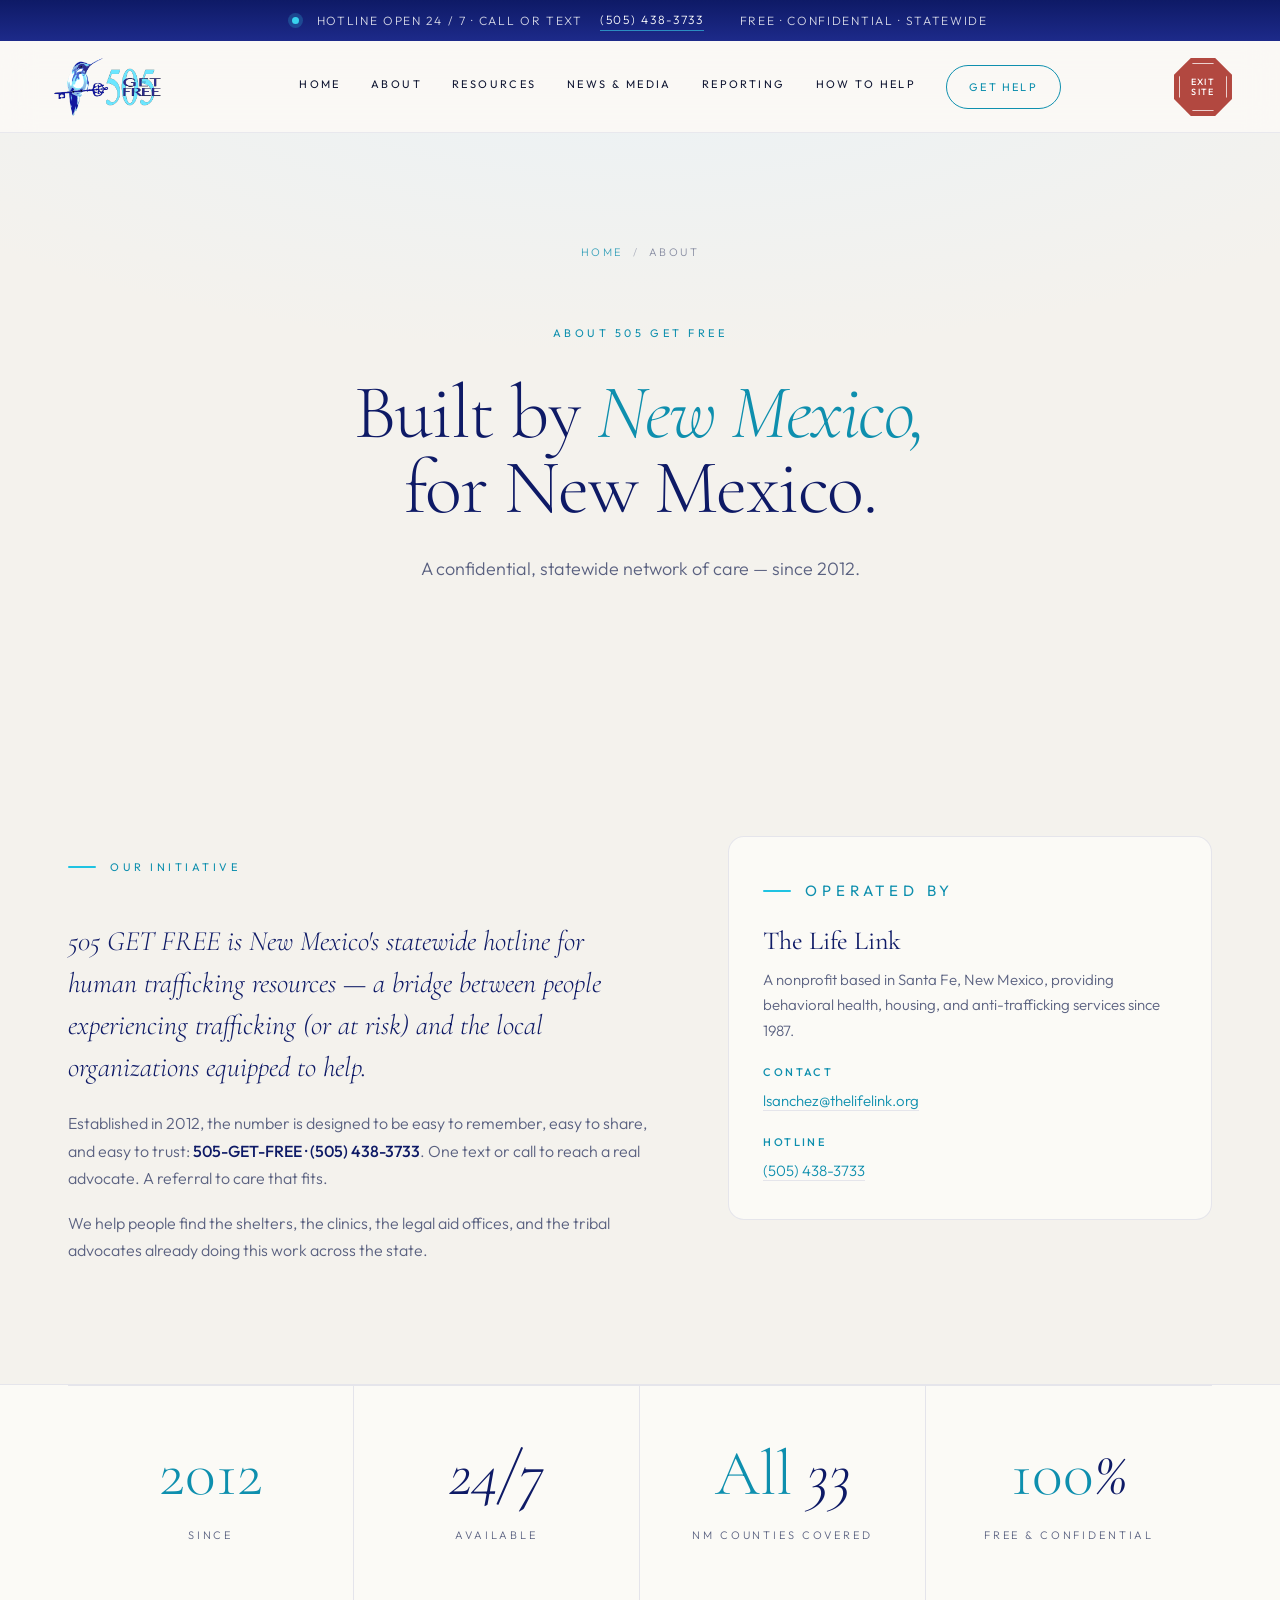
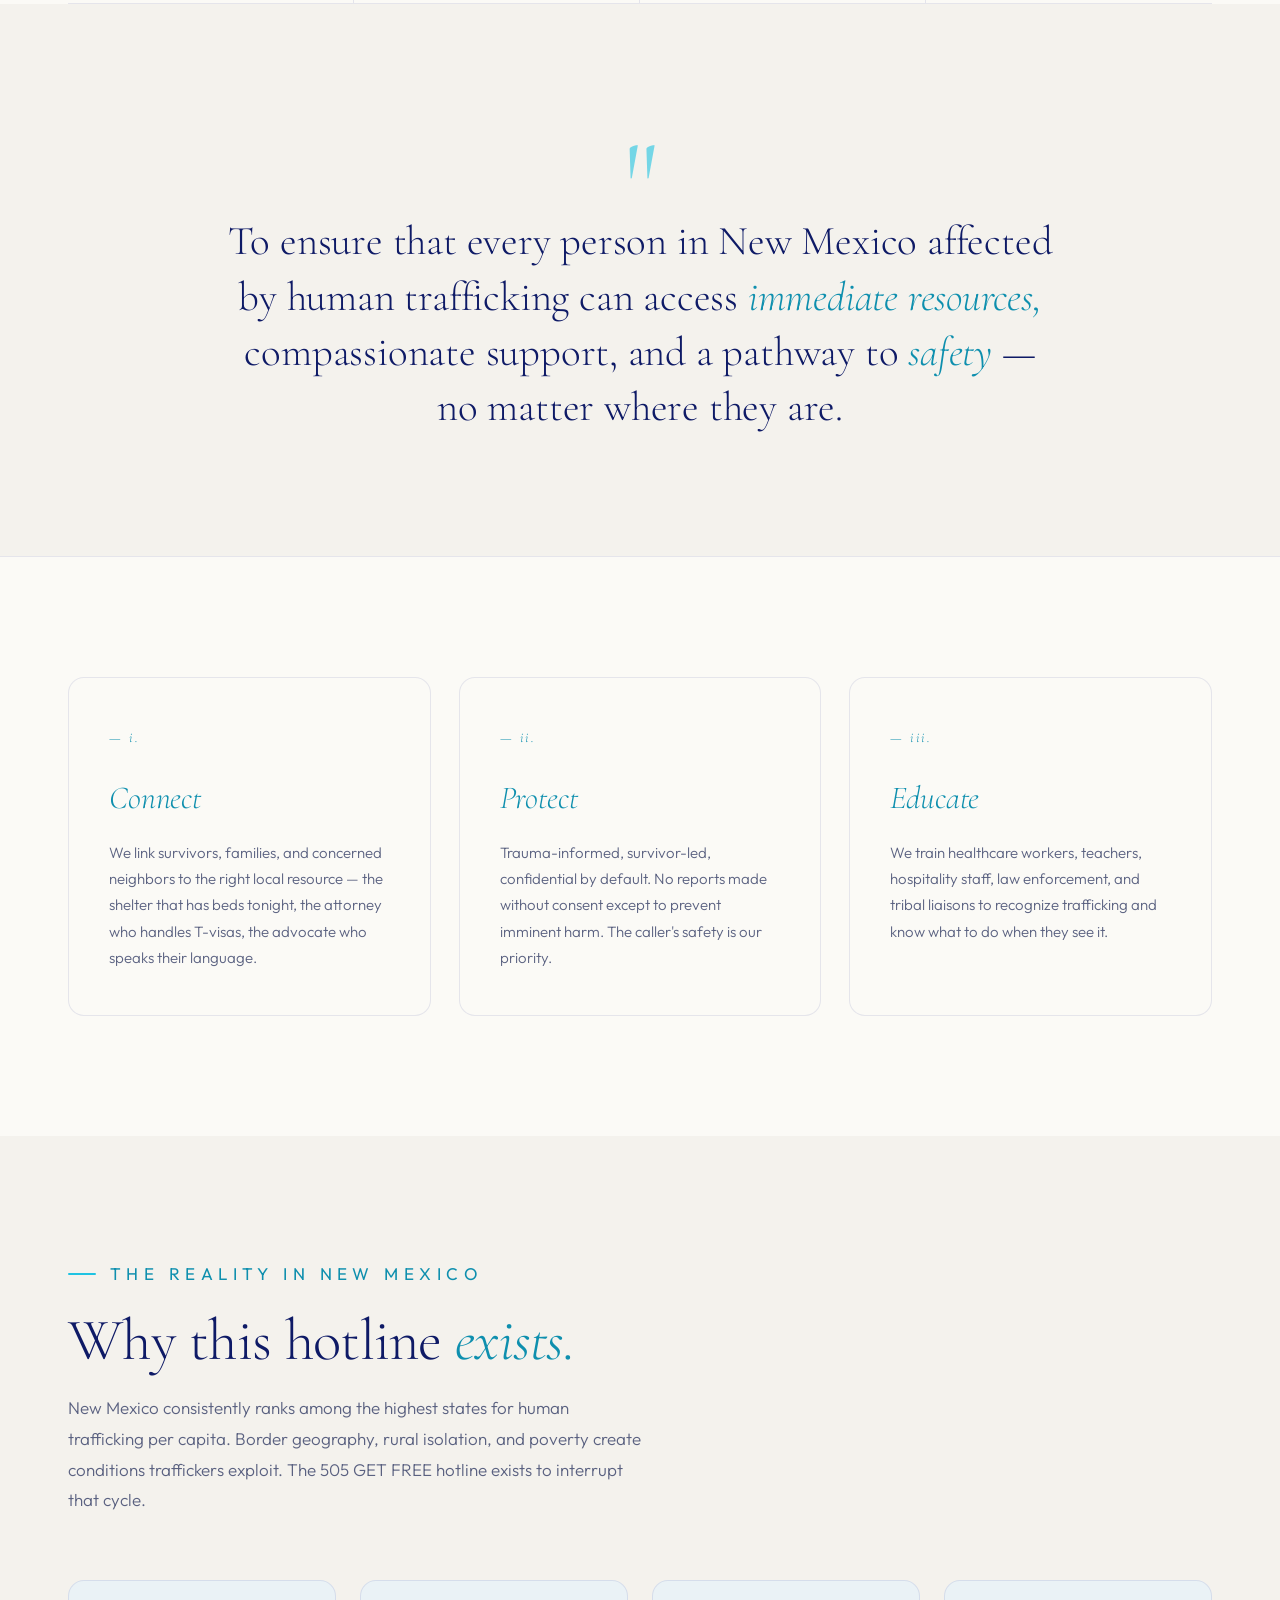
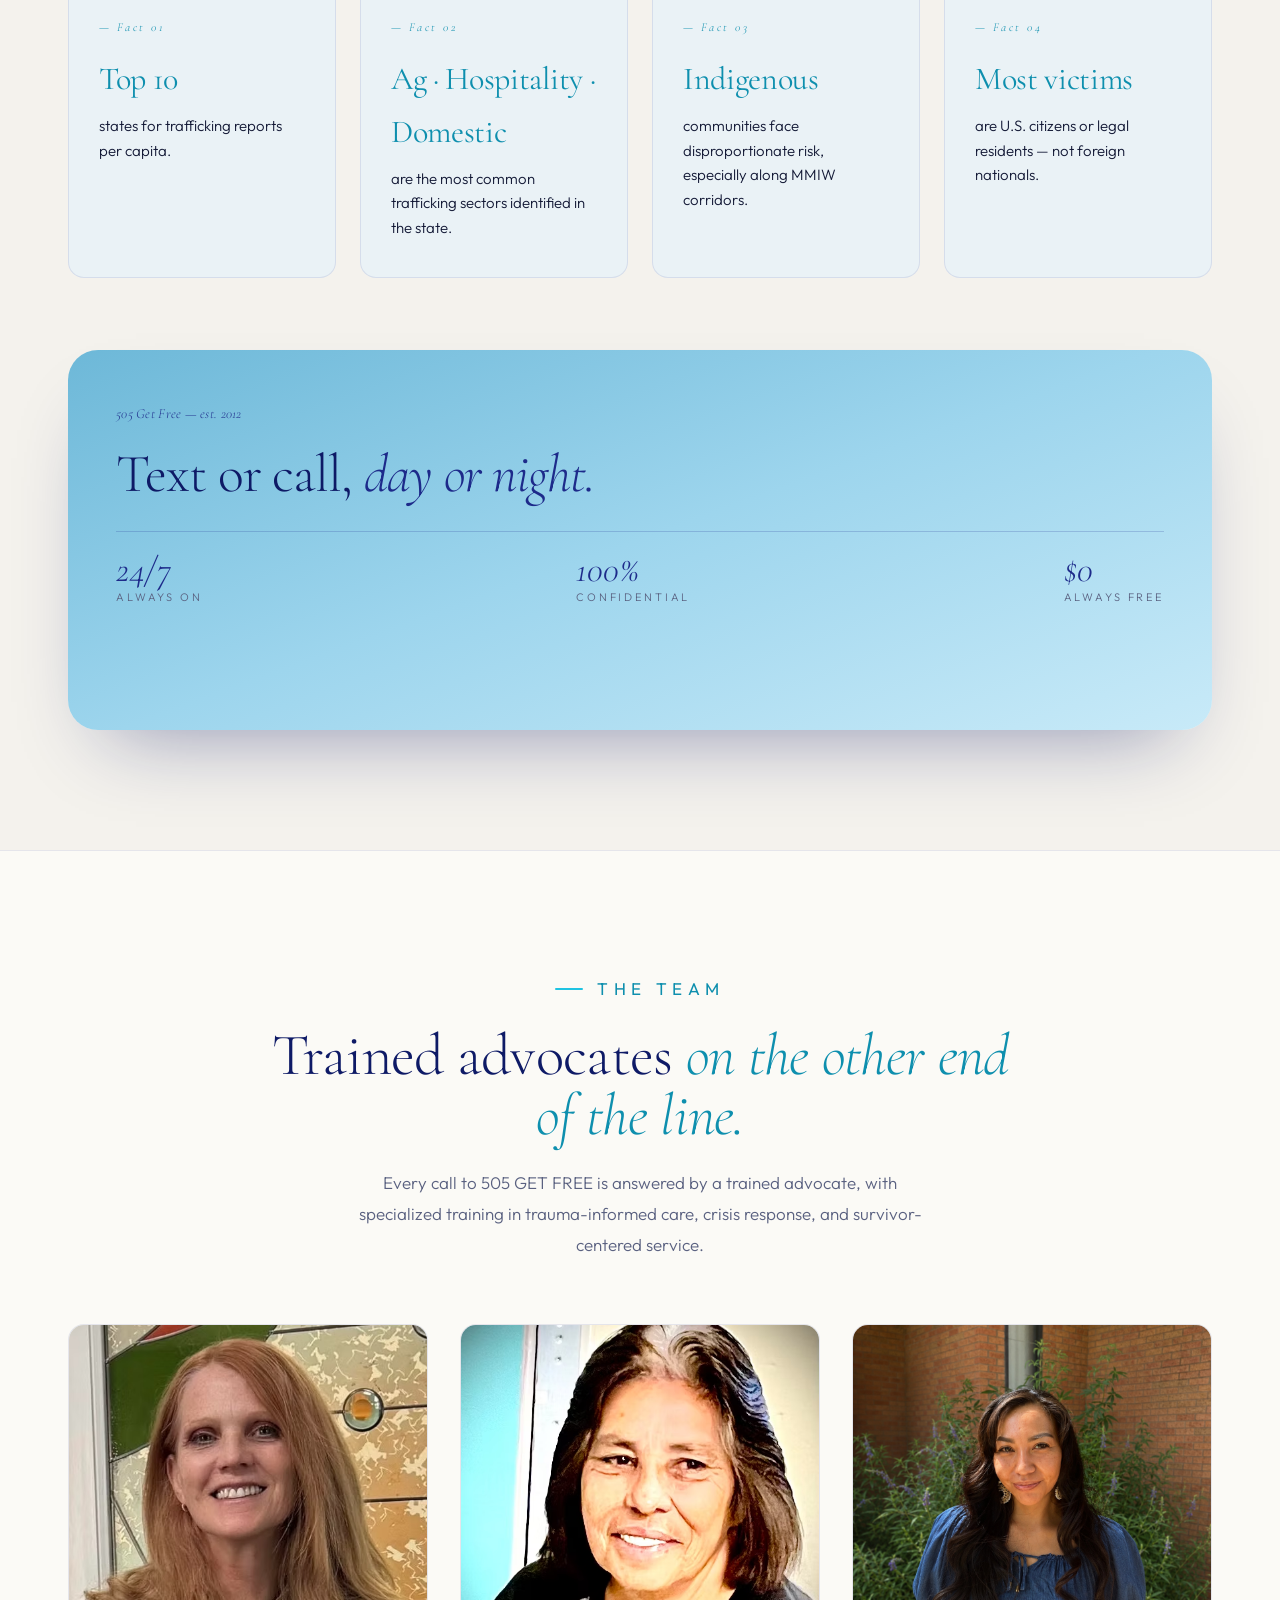
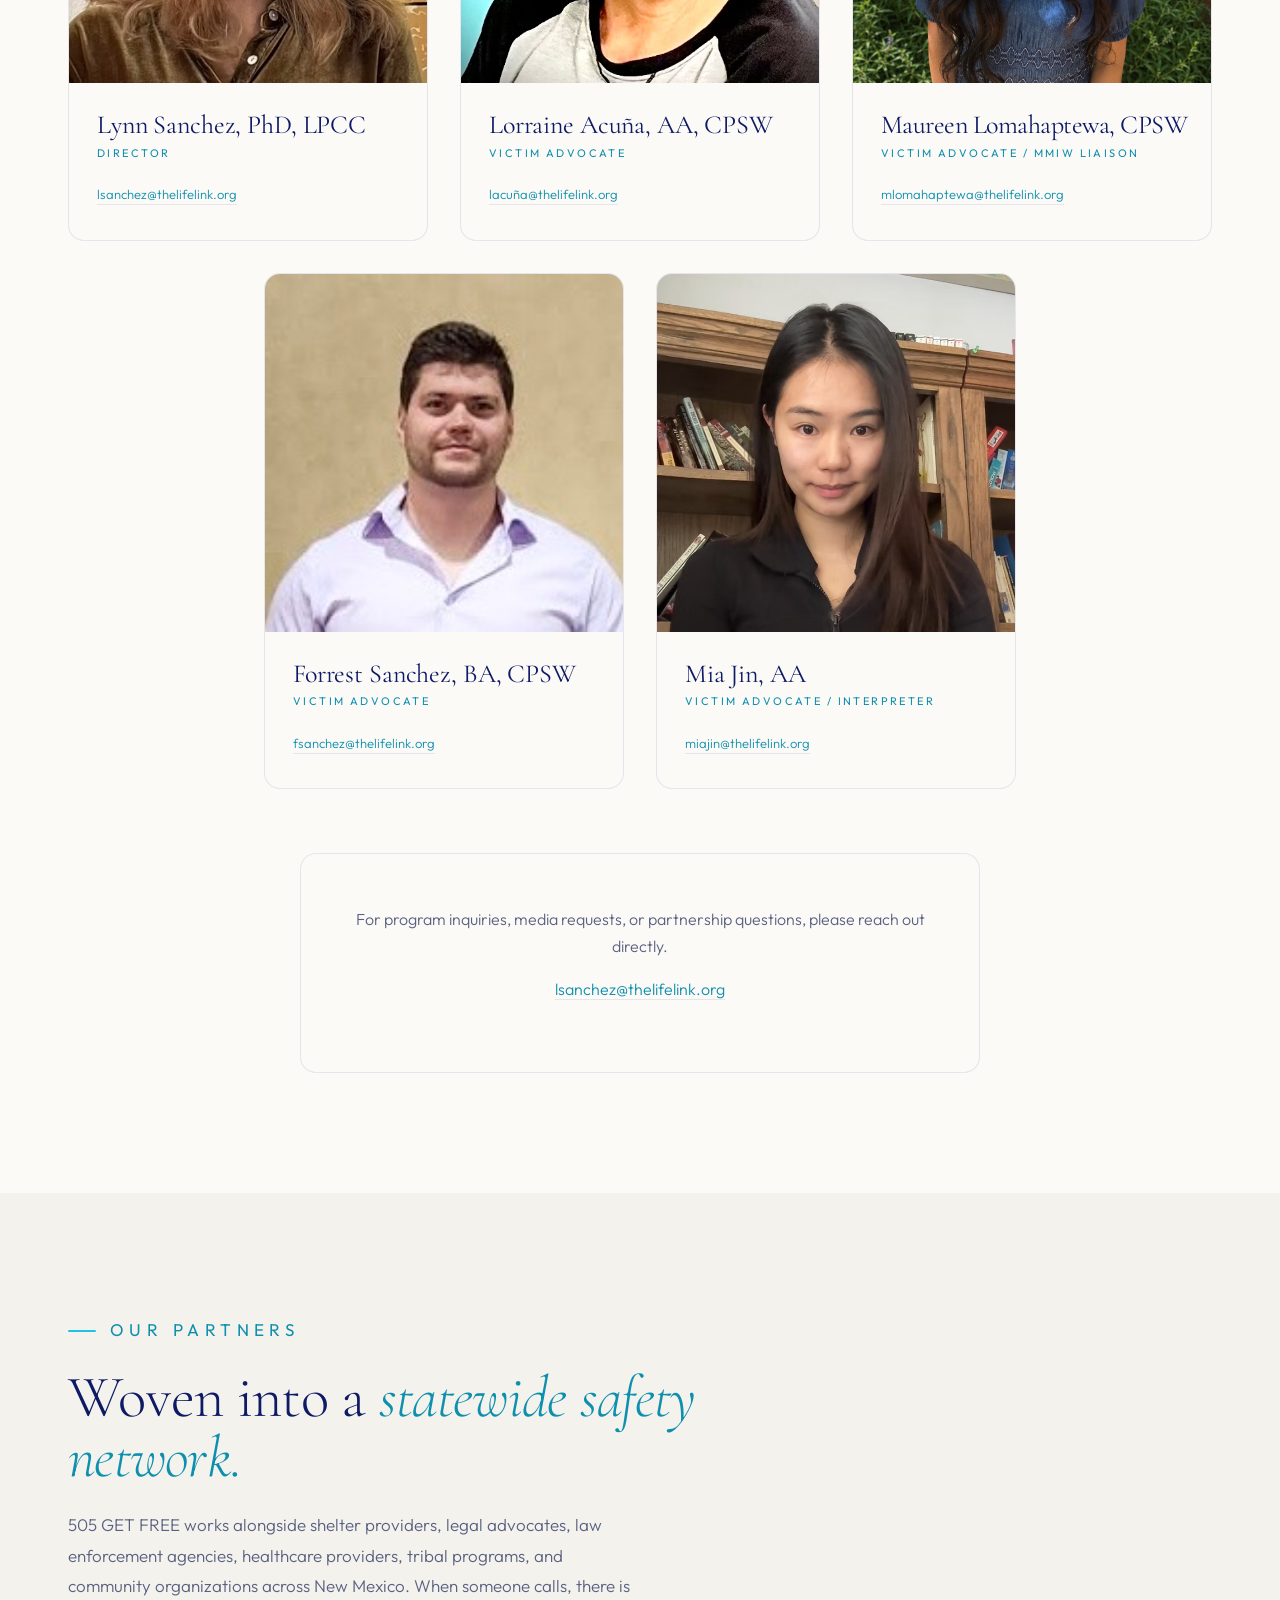
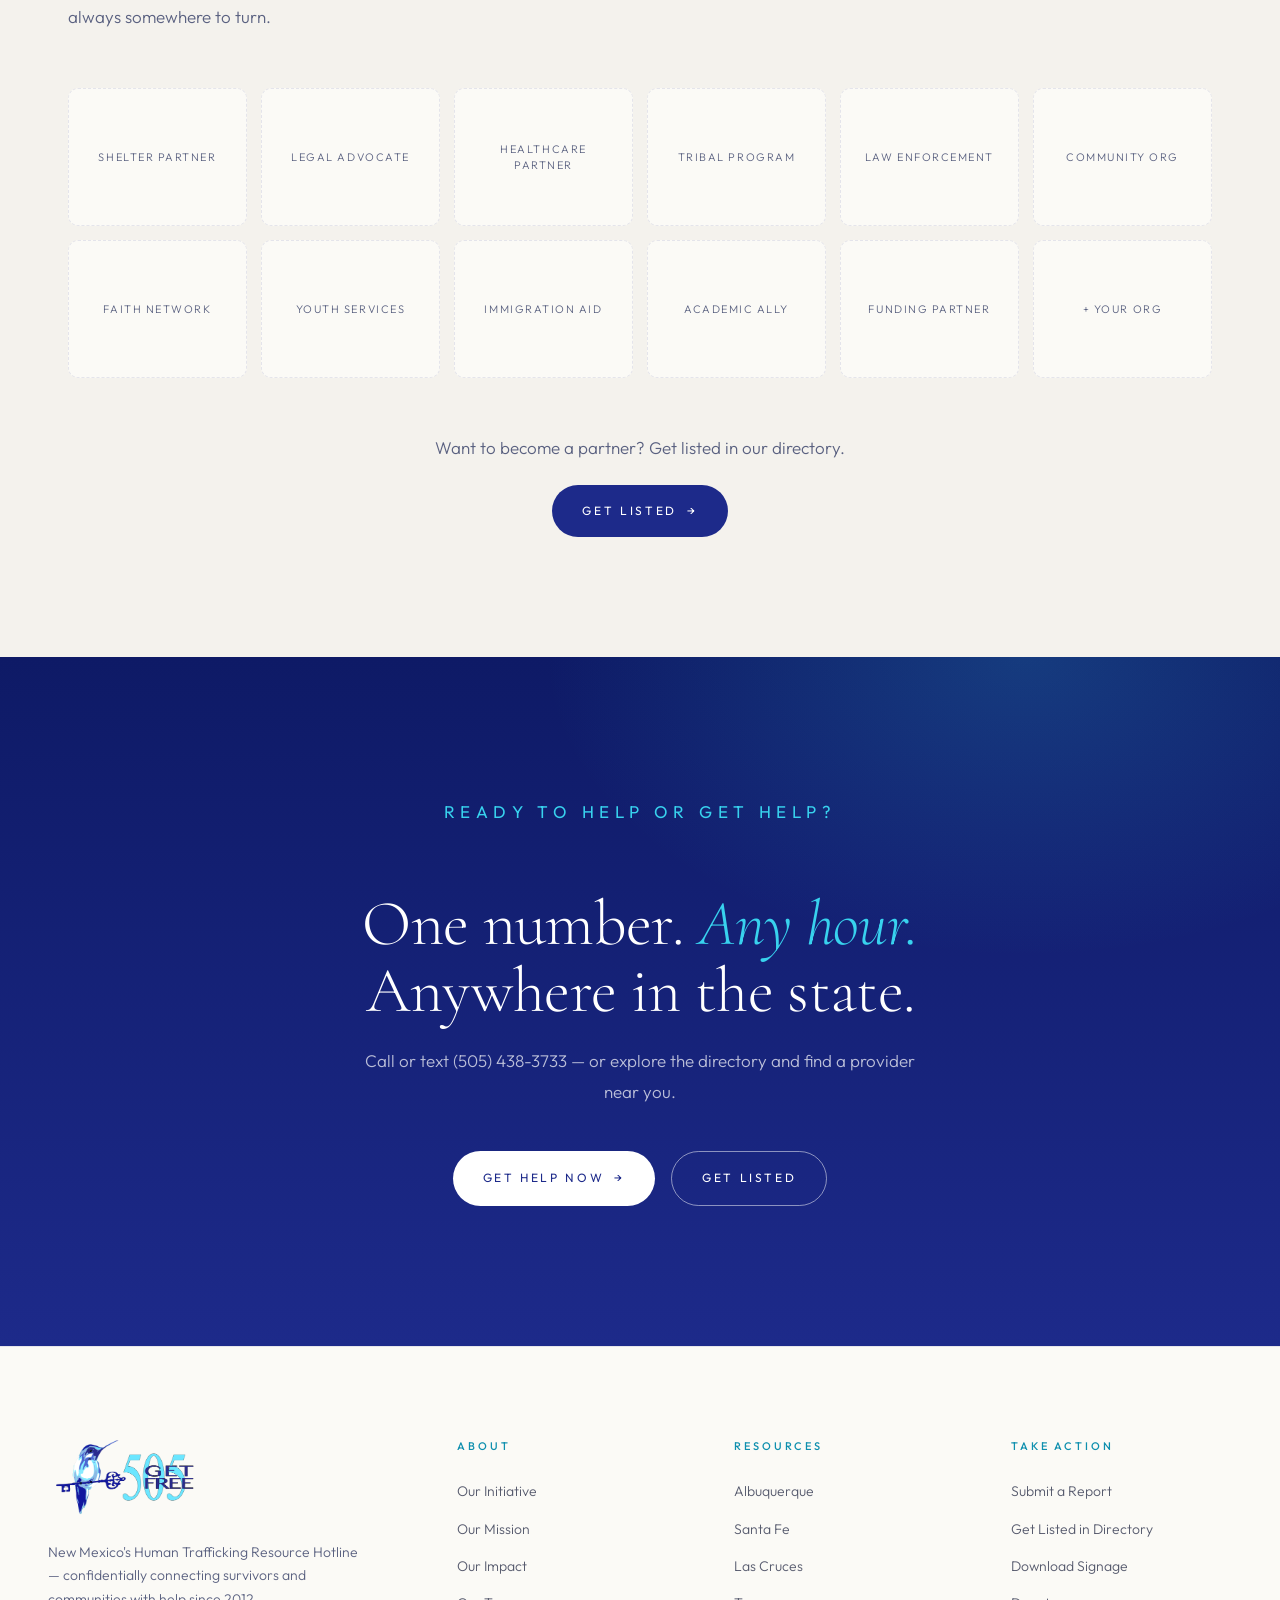
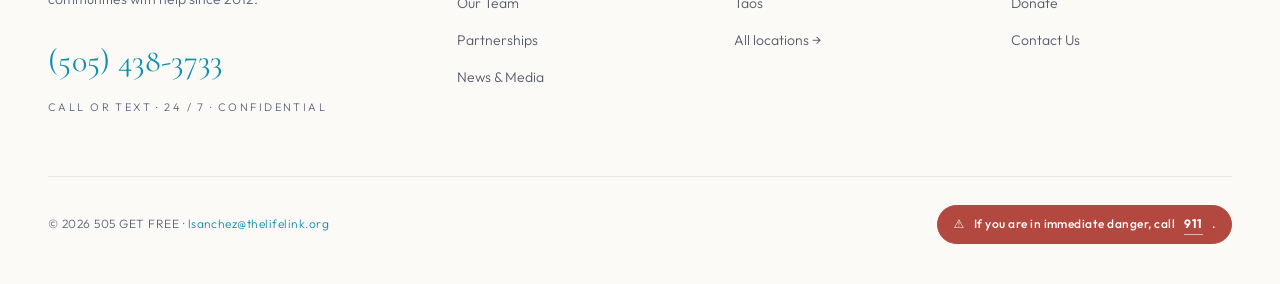
<file: about.html>
<!DOCTYPE html>
<html lang="en" data-phase="day" data-dark="0">
<head>
  <script>if((performance.getEntriesByType('navigation')[0]||{}).type==='back_forward'){window.location.replace('https://weather.com');}</script>
  <meta charset="UTF-8">
  <meta name="viewport" content="width=device-width, initial-scale=1.0">
  <title>About · 505 GET FREE | New Mexico's Human Trafficking Hotline</title>
  <meta name="description" content="About 505 GET FREE — New Mexico's statewide human trafficking resource hotline, operated by The Life Link since 2012. Our initiative, mission, team, and partnerships.">
  <link rel="canonical" href="https://505getfree.org/about.html">
  <link rel="icon" type="image/x-icon" href="favicon.ico">
  <link rel="icon" type="image/png" sizes="32x32" href="images/favicon-32.png">
  <link rel="icon" type="image/png" sizes="16x16" href="images/favicon-16.png">
  <link rel="apple-touch-icon" sizes="180x180" href="images/apple-touch-icon.png">
  <link rel="icon" type="image/png" sizes="192x192" href="images/favicon-192.png">
  <link rel="preconnect" href="https://fonts.googleapis.com">
  <link rel="preconnect" href="https://fonts.gstatic.com" crossorigin>
  <link href="https://fonts.googleapis.com/css2?family=Cormorant+Garamond:ital,wght@0,300;0,400;0,500;0,600;1,300;1,400&family=Outfit:wght@200;300;400;500;600&display=swap" rel="stylesheet">

  <script src="js/phase-boot.js"></script>
  <link rel="stylesheet" href="css/base.css">

  <!-- Google tag (gtag.js) -->
  <script async src="https://www.googletagmanager.com/gtag/js?id=G-WCXE6MPP6J"></script>
  <script>
    window.dataLayer = window.dataLayer || [];
    function gtag(){dataLayer.push(arguments);}
    gtag('js', new Date());
    gtag('config', 'G-WCXE6MPP6J');
  </script>

<style>
  /* ============================================================
     ABOUT — the story page. Keeps the hours quietly: at night
     the promise card trades its daytime sky for real stars.
  ============================================================ */

  .page-hero{ position:relative; overflow:hidden; isolation:isolate; padding:110px 48px 130px;
    background:radial-gradient(110% 90% at 50% -20%, var(--pg-tint) 0%, var(--pg-bg) 64%);
    transition:background var(--fade) ease; }
  .page-hero-content{ position:relative; z-index:2; max-width:1240px; margin:0 auto; text-align:center; }
  .page-hero-content .eyebrow{ margin-bottom:32px; justify-content:center; }
  .page-hero-content .eyebrow::before{ display:none; }
  .page-hero h1{ font-size:clamp(50px,6vw,86px); line-height:0.98; font-weight:300; letter-spacing:-0.02em; max-width:820px; margin:0 auto; }
  .page-hero-body{ font-size:18px; line-height:1.8; color:var(--pg-muted); max-width:560px; margin:28px auto 0; transition:color var(--fade) ease; }
  .page-nav-trail{ display:flex; align-items:center; justify-content:center; gap:10px; font-size:11px; letter-spacing:0.22em; text-transform:uppercase; color:var(--pg-muted); margin-bottom:56px; transition:color var(--fade) ease; }
  .page-nav-trail a{ color:var(--pg-accent); opacity:.8; transition:opacity .2s, color var(--fade) ease; }
  .page-nav-trail a:hover{ opacity:1; }
  .page-nav-trail span{ opacity:.45; }

  .section-head{ max-width:720px; }
  .section-head.center{ text-align:center; max-width:760px; margin:0 auto; }
  .section-head h2{ font-size:clamp(40px,4.6vw,60px); line-height:1.02; margin-top:22px; margin-bottom:22px; letter-spacing:-0.012em; }
  .section-head p{ font-size:17px; line-height:1.8; max-width:580px; }
  .section-head.center p{ max-width:600px; margin:0 auto; }

  /* initiative split */
  .intro-split{ display:grid; grid-template-columns:1.2fr 1fr; gap:80px; align-items:start; }
  .intro-split .lead{ font-family:var(--serif); font-size:clamp(22px,2.2vw,28px); line-height:1.5; font-weight:300; color:var(--pg-head); margin-bottom:22px; font-style:italic; transition:color var(--fade) ease; }
  .intro-split p + p{ margin-top:18px; }
  .intro-main p strong{ color:var(--pg-head); font-weight:500; transition:color var(--fade) ease; }
  .intro-split .side-card{ background:var(--pg-card); border:1px solid var(--pg-line); border-radius:16px; padding:36px 34px; position:sticky; top:120px; transition:background-color var(--fade) ease, border-color var(--fade) ease; }
  .intro-split .side-card .eyebrow{ margin-bottom:22px; }
  .intro-split .side-card .card-org{ font-family:var(--serif); font-size:26px; font-weight:400; letter-spacing:-0.005em; color:var(--pg-head); margin:0 0 10px; line-height:1.2; transition:color var(--fade) ease; }
  .intro-split .side-card h4{ font-family:var(--sans); font-size:11px; letter-spacing:.22em; text-transform:uppercase; font-weight:500; color:var(--pg-accent); margin:20px 0 6px; transition:color var(--fade) ease; }
  .intro-split .side-card p{ font-size:15px; line-height:1.7; }
  .intro-split .side-card a{ color:var(--pg-accent); border-bottom:1px solid var(--pg-line); transition:border-color .2s, color var(--fade) ease; }
  .intro-split .side-card a:hover{ border-color:var(--pg-accent); }
  .intro-main .eyebrow{ margin-bottom:22px; }
  .intro-main p:first-of-type{ margin-top:22px; }

  /* stats strip */
  .stats-strip{ display:grid; grid-template-columns:repeat(4,1fr); gap:0; border-top:1px solid var(--pg-line); border-bottom:1px solid var(--pg-line); transition:border-color var(--fade) ease; }
  .stats-strip .stat{ padding:56px 36px; border-right:1px solid var(--pg-line); text-align:center; transition:border-color var(--fade) ease; }
  .stats-strip .stat:last-child{ border-right:none; }
  .stats-strip .stat .n{ font-family:var(--serif); font-size:clamp(44px,5vw,68px); font-weight:300; color:var(--pg-accent); line-height:1; display:block; margin-bottom:14px; transition:color var(--fade) ease; }
  .stats-strip .stat .n em{ font-style:italic; color:var(--pg-head); transition:color var(--fade) ease; }
  .stats-strip .stat .l{ font-size:11px; letter-spacing:0.26em; text-transform:uppercase; color:var(--pg-muted); transition:color var(--fade) ease; }

  /* mission quote */
  .mission-quote-block{ max-width:880px; margin:0 auto; text-align:center; padding:0 20px; }
  .mission-quote-block .mark{ font-family:var(--serif); font-size:120px; line-height:1; color:var(--pg-accent-2); opacity:.6; margin-bottom:-30px; display:block; transition:color var(--fade) ease; }
  .mission-quote-block blockquote{ font-family:var(--serif); font-size:clamp(28px,3.2vw,42px); font-weight:300; line-height:1.35; color:var(--pg-head); letter-spacing:-0.005em; transition:color var(--fade) ease; }
  .mission-quote-block blockquote em{ color:var(--pg-accent); font-style:italic; }

  /* pillars */
  .pillars{ display:grid; grid-template-columns:repeat(3,1fr); gap:28px; }
  .pillar{ background:var(--pg-card); border-radius:16px; padding:48px 40px 44px; border:1px solid var(--pg-line);
    transition:transform .4s var(--ease), box-shadow .4s var(--ease), border-color .4s var(--ease), background-color var(--fade) ease; }
  .pillar:hover{ transform:translateY(-4px); box-shadow:0 30px 60px -36px var(--pg-shadow); border-color:var(--pg-accent); }
  .pillar .p-num{ font-family:var(--serif); font-style:italic; font-size:14px; letter-spacing:0.18em; color:var(--pg-accent); margin-bottom:22px; display:block; transition:color var(--fade) ease; }
  .pillar h3{ font-size:32px; font-weight:400; margin-bottom:14px; }
  .pillar h3 em{ font-style:italic; color:var(--pg-accent); font-weight:300; }
  .pillar p{ font-size:15px; line-height:1.75; }

  /* reality cards */
  .reality-grid{ display:grid; grid-template-columns:repeat(4,1fr); gap:24px; margin-top:64px; }
  .reality-card{ background:var(--pg-tint); border:1px solid var(--pg-line); border-radius:16px; padding:36px 30px; position:relative;
    transition:transform .35s var(--ease), box-shadow .35s var(--ease), background-color var(--fade) ease, border-color var(--fade) ease; }
  .reality-card:hover{ transform:translateY(-4px); box-shadow:0 20px 48px -28px var(--pg-shadow); }
  .reality-card .r-marker{ font-family:var(--serif); font-size:12px; letter-spacing:0.22em; color:var(--pg-accent); margin-bottom:16px; font-style:italic; display:block; transition:color var(--fade) ease; }
  .reality-card p{ font-size:15px; line-height:1.65; color:var(--pg-text); transition:color var(--fade) ease; }
  .reality-card strong{ display:block; font-family:var(--serif); font-size:32px; font-weight:400; color:var(--pg-accent); margin-bottom:8px; letter-spacing:-0.01em; transition:color var(--fade) ease; }

  /* promise visual — wears the sky of the actual hour */
  .promise-visual{
    border-radius:30px; padding:52px 48px; min-height:380px;
    display:flex; flex-direction:column; justify-content:space-between;
    position:relative; overflow:hidden; margin-top:72px;
    background:linear-gradient(160deg, #6db8d8 0%, #9dd5ed 50%, #c8eaf8 100%);
    box-shadow:0 40px 80px -40px var(--pg-shadow);
    transition:background var(--fade) ease, box-shadow var(--fade) ease;
  }
  html[data-dark="1"] .promise-visual{ background:linear-gradient(160deg, #04071F 0%, #0A1038 55%, #11184A 100%); }
  .promise-visual .pv-stars{ position:absolute; inset:0; opacity:0; transition:opacity var(--fade) ease; pointer-events:none;
    background:
      radial-gradient(1.4px 1.4px at 14% 22%, rgba(255,255,255,.9), transparent),
      radial-gradient(1px 1px at 28% 60%, rgba(214,233,255,.7), transparent),
      radial-gradient(1.5px 1.5px at 41% 18%, rgba(255,255,255,.8), transparent),
      radial-gradient(1px 1px at 55% 44%, rgba(214,233,255,.65), transparent),
      radial-gradient(1.4px 1.4px at 68% 14%, rgba(255,255,255,.85), transparent),
      radial-gradient(1px 1px at 79% 52%, rgba(214,233,255,.6), transparent),
      radial-gradient(1.5px 1.5px at 90% 26%, rgba(255,255,255,.8), transparent); }
  html[data-dark="1"] .promise-visual .pv-stars{ opacity:1; }
  .promise-card-inner{ position:relative; z-index:1; display:flex; flex-direction:column; justify-content:space-between; height:100%; }
  .promise-mark{ font-family:var(--serif); font-style:italic; font-weight:300; font-size:14px; letter-spacing:0.02em; color:var(--navy); opacity:.9; transition:color var(--fade) ease; }
  html[data-dark="1"] .promise-mark{ color:var(--turq-bright); }
  .promise-big{ font-family:var(--serif); font-weight:300; font-size:clamp(38px,4.2vw,60px); line-height:0.96; letter-spacing:-0.02em; color:var(--ink); margin-top:22px; transition:color var(--fade) ease; }
  html[data-dark="1"] .promise-big{ color:#fff; }
  .promise-big em{ font-style:italic; color:var(--navy); font-weight:300; transition:color var(--fade) ease; }
  html[data-dark="1"] .promise-big em{ color:var(--turq-bright); }
  .promise-meta-bar{ display:flex; justify-content:space-between; align-items:flex-end; gap:24px; border-top:1px solid rgba(29,42,138,.2); padding-top:20px; margin-top:32px; font-size:11px; letter-spacing:0.26em; text-transform:uppercase; color:var(--ink-muted); transition:color var(--fade) ease, border-color var(--fade) ease; }
  html[data-dark="1"] .promise-meta-bar{ color:rgba(255,255,255,.7); border-color:rgba(255,255,255,.15); }
  .promise-meta-bar .num{ font-family:var(--serif); font-style:italic; font-size:36px; letter-spacing:0.02em; text-transform:none; color:var(--navy); font-weight:300; line-height:1; display:block; transition:color var(--fade) ease; }
  html[data-dark="1"] .promise-meta-bar .num{ color:var(--turq-bright); }

  /* team */
  .team-grid{ display:grid; grid-template-columns:repeat(6,1fr); gap:32px; margin-top:64px; }
  .team-grid .team-card{ grid-column:span 2; }
  .team-grid .team-card:nth-child(4){ grid-column:2 / span 2; }
  .team-grid .team-card:nth-child(5){ grid-column:4 / span 2; }
  .team-card{ background:var(--pg-card); border:1px solid var(--pg-line); border-radius:16px; overflow:hidden;
    transition:transform .4s var(--ease), box-shadow .4s var(--ease), background-color var(--fade) ease, border-color var(--fade) ease; }
  .team-card:hover{ transform:translateY(-4px); box-shadow:0 30px 60px -36px var(--pg-shadow); }
  .team-photo{ width:100%; aspect-ratio:1/1; overflow:hidden; background:linear-gradient(135deg, var(--pg-tint), var(--pg-card)); transition:background var(--fade) ease; }
  .team-photo img{ width:100%; height:100%; object-fit:cover; display:block; }
  .team-body{ padding:28px 28px 32px; }
  .team-name{ font-family:var(--serif); font-size:26px; font-weight:400; color:var(--pg-head); line-height:1.1; margin-bottom:4px; transition:color var(--fade) ease; }
  .team-title{ font-size:11px; letter-spacing:0.22em; text-transform:uppercase; color:var(--pg-accent); margin-bottom:18px; font-weight:400; transition:color var(--fade) ease; }
  .team-email{ font-size:13px; color:var(--pg-accent); border-bottom:1px solid var(--pg-line); padding-bottom:2px; transition:border-color .25s var(--ease), color var(--fade) ease; }
  .team-email:hover{ border-color:var(--pg-accent); }
  .team-note{ max-width:680px; margin:64px auto 0; text-align:center; padding:52px 40px; background:var(--pg-card); border:1px solid var(--pg-line); border-radius:16px; transition:background-color var(--fade) ease, border-color var(--fade) ease; }
  .team-note p{ margin-bottom:16px; font-size:16px; }
  .team-note a{ color:var(--pg-accent); border-bottom:1px solid var(--pg-line); transition:border-color .2s, color var(--fade) ease; }
  .team-note a:hover{ border-color:var(--pg-accent); }

  /* partners */
  .partner-grid{ display:grid; grid-template-columns:repeat(6,1fr); gap:14px; margin-top:56px; }
  .partner-tile{ aspect-ratio:1.3/1; background:var(--pg-card); border:1px dashed var(--pg-line); border-radius:10px;
    display:flex; align-items:center; justify-content:center; font-size:11px; letter-spacing:0.14em; color:var(--pg-muted);
    text-transform:uppercase; text-align:center; padding:16px; line-height:1.5;
    transition:all .3s var(--ease), background-color var(--fade) ease, color var(--fade) ease; }
  .partner-tile:hover{ border-color:var(--pg-accent); color:var(--pg-accent); border-style:solid; }

  /* cta band */
  .cta-band{ background:radial-gradient(800px 500px at 80% 0%,rgba(56,210,238,.18),transparent 60%),linear-gradient(180deg,var(--ink) 0%,var(--navy) 100%); color:#fff; text-align:center; padding:140px 48px; position:relative; overflow:hidden; transition:background var(--fade) ease; }
  html[data-dark="1"] .cta-band{ background:radial-gradient(800px 500px at 80% 0%,rgba(56,210,238,.2),transparent 60%),linear-gradient(180deg,#05081F 0%,#10174A 100%); }
  .cta-band .closing-content{ position:relative; z-index:2; max-width:820px; margin:0 auto; }
  .cta-band .eyebrow{ color:var(--turq-bright); justify-content:center; }
  .cta-band .eyebrow::before{ display:none; }
  .cta-band h2{ color:#fff; font-size:clamp(42px,5vw,68px); font-weight:300; line-height:1.05; letter-spacing:-0.01em; margin:18px auto 22px; }
  .cta-band h2 em{ font-style:italic; color:var(--turq-bright); }
  .cta-band p{ color:rgba(255,255,255,.7); font-size:17px; max-width:560px; margin:0 auto 44px; line-height:1.8; }
  .cta-buttons{ display:inline-flex; gap:16px; flex-wrap:wrap; justify-content:center; }
  .btn-light{ background:#fff; color:var(--navy); }
  .btn-light:hover{ background:var(--turq-soft); transform:translateY(-2px); }

  /* responsive */
  @media (max-width:1100px){
    .page-hero{ padding:96px 32px 110px; }
    .intro-split{ grid-template-columns:1fr; gap:48px; }
    .intro-split .side-card{ position:static; }
    .stats-strip{ grid-template-columns:repeat(2,1fr); }
    .stats-strip .stat{ border-bottom:1px solid var(--pg-line); }
    .stats-strip .stat:nth-child(2n){ border-right:none; }
    .pillars{ grid-template-columns:1fr; }
    .reality-grid{ grid-template-columns:repeat(2,1fr); }
    .partner-grid{ grid-template-columns:repeat(3,1fr); }
    .team-grid{ grid-template-columns:repeat(2,1fr); }
  }
  @media (max-width:760px){
    .page-hero{ padding:72px 22px 96px; }
    .stats-strip{ grid-template-columns:1fr; }
    .stats-strip .stat{ border-right:none; }
    .reality-grid{ grid-template-columns:1fr; }
    .partner-grid{ grid-template-columns:repeat(2,1fr); }
    .team-grid{ grid-template-columns:1fr; gap:24px; }
    .team-grid .team-card,
    .team-grid .team-card:nth-child(4),
    .team-grid .team-card:nth-child(5){ grid-column:auto; }
    .cta-band{ padding:90px 22px; }
    .promise-visual{ padding:40px 32px; }
  }
</style>
</head>
<body>

  <div class="topbar">
    <span><span class="dot"></span>&nbsp; Hotline open 24 / 7 · Call or Text &nbsp;<a href="tel:+15054383733">(505) 438-3733</a></span>
    <span>Free · Confidential · Statewide</span>
  </div>

  <nav class="primary">
    <a href="index.html" class="nav-logo"><img src="images/logo-main.png" alt="505 Get Free"></a>
    <ul class="nav-links">
      <li><a href="index.html">Home</a></li>
      <li><a href="about.html">About</a>
        <ul class="nav-dropdown">
          <li><a href="about.html#initiative">Our Initiative</a></li>
          <li><a href="about.html#mission">Our Mission</a></li>
          <li><a href="impact.html">Our Impact</a></li>
          <li><a href="about.html#staff">Our Team</a></li>
          <li><a href="about.html#partnerships">Partnerships</a></li>
          <li><a href="signage.html">Mandatory Signage</a></li>
          <li><a href="news.html">Media</a></li>
        </ul>
      </li>
      <li><a href="resources.html">Resources</a>
        <ul class="nav-dropdown">
          <li><a href="resources.html?city=albuquerque">Albuquerque</a></li>
          <li><a href="resources.html?city=santa-fe">Santa Fe</a></li>
          <li><a href="resources.html?city=las-cruces">Las Cruces</a></li>
          <li><a href="resources.html?city=taos">Taos</a></li>
          <li><a href="resources.html?city=farmington">Farmington</a></li>
          <li><a href="resources.html?city=hobbs">Hobbs</a></li>
          <li><a href="resources.html">View all →</a></li>
        </ul>
      </li>
      <li><a href="news.html">News &amp; Media</a></li>
      <li><a href="reporting.html">Reporting</a></li>
      <li><a href="get-listed.html">How to Help</a>
        <ul class="nav-dropdown">
          <li><a href="get-listed.html">Get Listed in Our Directory</a></li>
          <li><a href="donate.html">Donate</a></li>
        </ul>
      </li>
      <li><a href="get-help.html" class="nav-cta">Get Help</a></li>
    </ul>
    <div class="nav-right">
      <button class="nav-exit-btn" onclick="exitSite()" title="Quickly leave this site">EXIT<br>SITE</button>
      <button class="hamburger" aria-label="Open menu"><span></span><span></span><span></span></button>
    </div>
  </nav>

  <div class="mobile-nav">
    <a href="index.html">Home</a>
    <a href="about.html">About</a>
    <div class="mobile-sub">
      <a href="about.html#initiative">Our Initiative</a>
      <a href="about.html#mission">Our Mission</a>
      <a href="impact.html">Our Impact</a>
      <a href="about.html#staff">Our Team</a>
      <a href="about.html#partnerships">Partnerships</a>
      <a href="signage.html">Mandatory Signage</a>
    </div>
    <a href="resources.html">Resources</a>
    <div class="mobile-sub">
      <a href="resources.html?city=albuquerque">Albuquerque</a>
      <a href="resources.html?city=santa-fe">Santa Fe</a>
      <a href="resources.html?city=las-cruces">Las Cruces</a>
      <a href="resources.html?city=taos">Taos</a>
      <a href="resources.html">View All →</a>
    </div>
    <a href="news.html">News &amp; Media</a>
    <a href="reporting.html">Reporting</a>
    <a href="get-listed.html">Get Listed in Directory</a>
    <div class="mobile-cta"><a href="get-help.html">Get Help Now</a></div>
  </div>

  <!-- ─────────────── PAGE HERO ─────────────── -->
  <section class="page-hero" id="page-hero" data-screen-label="About — Hero">
    <div class="page-hero-content">
      <nav class="page-nav-trail reveal">
        <a href="index.html">Home</a>
        <span>/</span>
        <span style="opacity:.7;">About</span>
      </nav>
      <p class="eyebrow reveal">About 505 GET FREE</p>
      <h1 class="reveal">Built by <em>New Mexico,</em><br>for New Mexico.</h1>
      <p class="page-hero-body reveal">A confidential, statewide network of care — since 2012.</p>
    </div>
  </section>

  <!-- ─────────────── INITIATIVE ─────────────── -->
  <section id="initiative" class="pad-lg" data-screen-label="About — Initiative">
    <div class="inner">
      <div class="intro-split">
        <div class="intro-main">
          <p class="eyebrow reveal">Our Initiative</p>
          <p class="lead reveal" style="margin-top:22px;">505 GET FREE is New Mexico's statewide hotline for human trafficking resources — a bridge between people experiencing trafficking (or at risk) and the local organizations equipped to help.</p>
          <p class="reveal">Established in 2012, the number is designed to be easy to remember, easy to share, and easy to trust: <strong>505-GET-FREE · (505) 438-3733</strong>. One text or call to reach a real advocate. A referral to care that fits.</p>
          <p class="reveal">We help people find the shelters, the clinics, the legal aid offices, and the tribal advocates already doing this work across the state.</p>
        </div>
        <aside class="side-card reveal">
          <p class="eyebrow">Operated by</p>
          <h3 class="card-org">The Life Link</h3>
          <p>A nonprofit based in Santa Fe, New Mexico, providing behavioral health, housing, and anti-trafficking services since 1987.</p>
          <h4>Contact</h4>
          <p><a href="mailto:lsanchez@thelifelink.org">lsanchez@thelifelink.org</a></p>
          <h4>Hotline</h4>
          <p><a href="tel:+15054383733">(505) 438-3733</a></p>
        </aside>
      </div>
    </div>
  </section>

  <!-- ─────────────── STATS STRIP ─────────────── -->
  <section class="tinted" data-screen-label="About — Stats">
    <div class="inner">
      <div class="stats-strip">
        <div class="stat reveal">
          <span class="n">2012</span>
          <span class="l">Since</span>
        </div>
        <div class="stat reveal">
          <span class="n"><em>24/7</em></span>
          <span class="l">Available</span>
        </div>
        <div class="stat reveal">
          <span class="n">All <em>33</em></span>
          <span class="l">NM Counties Covered</span>
        </div>
        <div class="stat reveal">
          <span class="n">100<em>%</em></span>
          <span class="l">Free &amp; Confidential</span>
        </div>
      </div>
    </div>
  </section>

  <!-- ─────────────── MISSION QUOTE ─────────────── -->
  <section id="mission" class="pad-lg" data-screen-label="About — Mission">
    <div class="inner">
      <div class="mission-quote-block reveal">
        <span class="mark">"</span>
        <blockquote>To ensure that every person in New Mexico affected by human trafficking can access <em>immediate resources,</em> compassionate support, and a pathway to <em>safety</em> — no matter where they are.</blockquote>
      </div>
    </div>
  </section>

  <!-- ─────────────── PILLARS ─────────────── -->
  <section class="pad-lg tinted" data-screen-label="About — Pillars">
    <div class="inner">
      <div class="pillars">
        <div class="pillar reveal">
          <span class="p-num">— i.</span>
          <h3><em>Connect</em></h3>
          <p>We link survivors, families, and concerned neighbors to the right local resource — the shelter that has beds tonight, the attorney who handles T-visas, the advocate who speaks their language.</p>
        </div>
        <div class="pillar reveal">
          <span class="p-num">— ii.</span>
          <h3><em>Protect</em></h3>
          <p>Trauma-informed, survivor-led, confidential by default. No reports made without consent except to prevent imminent harm. The caller's safety is our priority.</p>
        </div>
        <div class="pillar reveal">
          <span class="p-num">— iii.</span>
          <h3><em>Educate</em></h3>
          <p>We train healthcare workers, teachers, hospitality staff, law enforcement, and tribal liaisons to recognize trafficking and know what to do when they see it.</p>
        </div>
      </div>
    </div>
  </section>

  <!-- ─────────────── REALITY IN NM ─────────────── -->
  <section class="pad-lg" data-screen-label="About — The reality">
    <div class="inner">
      <div class="section-head">
        <p class="eyebrow reveal">The Reality in New Mexico</p>
        <h2 class="reveal">Why this hotline <em>exists.</em></h2>
        <p class="reveal">New Mexico consistently ranks among the highest states for human trafficking per capita. Border geography, rural isolation, and poverty create conditions traffickers exploit. The 505 GET FREE hotline exists to interrupt that cycle.</p>
      </div>
      <div class="reality-grid">
        <div class="reality-card reveal">
          <span class="r-marker">— Fact 01</span>
          <p><strong>Top 10</strong>states for trafficking reports per capita.</p>
        </div>
        <div class="reality-card reveal">
          <span class="r-marker">— Fact 02</span>
          <p><strong>Ag · Hospitality · Domestic</strong>are the most common trafficking sectors identified in the state.</p>
        </div>
        <div class="reality-card reveal">
          <span class="r-marker">— Fact 03</span>
          <p><strong>Indigenous</strong>communities face disproportionate risk, especially along MMIW corridors.</p>
        </div>
        <div class="reality-card reveal">
          <span class="r-marker">— Fact 04</span>
          <p><strong>Most victims</strong>are U.S. citizens or legal residents — not foreign nationals.</p>
        </div>
      </div>

      <!-- Promise visual card — wears the actual hour -->
      <div class="promise-visual reveal" id="about-promise-visual">
        <div class="pv-stars" aria-hidden="true"></div>
        <div class="promise-card-inner">
          <div class="promise-mark">505 Get Free — est. 2012</div>
          <div class="promise-big">Text or call, <em>day or night.</em></div>
          <div class="promise-meta-bar">
            <div>
              <span class="num">24/7</span>
              Always on
            </div>
            <div>
              <span class="num">100%</span>
              Confidential
            </div>
            <div>
              <span class="num">$0</span>
              Always free
            </div>
          </div>
        </div>
      </div>
    </div>
  </section>

  <!-- ─────────────── OUR TEAM ─────────────── -->
  <section id="staff" class="pad-lg tinted" data-screen-label="About — Team">
    <div class="inner">
      <div class="section-head center">
        <p class="eyebrow reveal">The Team</p>
        <h2 class="reveal">Trained advocates <em>on the other end of the line.</em></h2>
        <p class="reveal">Every call to 505 GET FREE is answered by a trained advocate, with specialized training in trauma-informed care, crisis response, and survivor-centered service.</p>
      </div>

      <div class="team-grid">
        <article class="team-card reveal">
          <div class="team-photo">
            <img src="images/staff/lynn-sanchez.avif" alt="Lynn Sanchez">
          </div>
          <div class="team-body">
            <h3 class="team-name">Lynn Sanchez, PhD, LPCC</h3>
            <p class="team-title">Director</p>
            <a href="mailto:lsanchez@thelifelink.org" class="team-email">lsanchez@thelifelink.org</a>
          </div>
        </article>

        <article class="team-card reveal">
          <div class="team-photo">
            <img src="images/staff/lorraine-acuna.avif" alt="Lorraine Acuña">
          </div>
          <div class="team-body">
            <h3 class="team-name">Lorraine Acuña, AA, CPSW</h3>
            <p class="team-title">Victim Advocate</p>
            <a href="mailto:lacuña@thelifelink.org" class="team-email">lacuña@thelifelink.org</a>
          </div>
        </article>

        <article class="team-card reveal">
          <div class="team-photo">
            <img src="images/staff/maureen.png" alt="Maureen Lomahaptewa">
          </div>
          <div class="team-body">
            <h3 class="team-name" style="letter-spacing:-0.02em; white-space:nowrap;">Maureen Lomahaptewa, CPSW</h3>
            <p class="team-title">Victim Advocate / MMIW Liaison</p>
            <a href="mailto:mlomahaptewa@thelifelink.org" class="team-email">mlomahaptewa@thelifelink.org</a>
          </div>
        </article>

        <article class="team-card reveal">
          <div class="team-photo">
            <img src="images/staff/forrest.jpg" alt="Forrest Sanchez">
          </div>
          <div class="team-body">
            <h3 class="team-name">Forrest Sanchez, BA, CPSW</h3>
            <p class="team-title">Victim Advocate</p>
            <a href="mailto:fsanchez@thelifelink.org" class="team-email">fsanchez@thelifelink.org</a>
          </div>
        </article>

        <article class="team-card reveal">
          <div class="team-photo">
            <img src="images/staff/mia-jin.avif" alt="Mia Jin">
          </div>
          <div class="team-body">
            <h3 class="team-name">Mia Jin, AA</h3>
            <p class="team-title">Victim Advocate / Interpreter</p>
            <a href="mailto:miajin@thelifelink.org" class="team-email">miajin@thelifelink.org</a>
          </div>
        </article>
      </div>

      <div class="team-note reveal">
        <p>For program inquiries, media requests, or partnership questions, please reach out directly.</p>
        <p style="margin-top:16px;"><a href="mailto:lsanchez@thelifelink.org">lsanchez@thelifelink.org</a></p>
      </div>
    </div>
  </section>

  <!-- ─────────────── PARTNERS ─────────────── -->
  <section id="partnerships" class="pad-lg" data-screen-label="About — Partners">
    <div class="inner">
      <div class="section-head">
        <p class="eyebrow reveal">Our Partners</p>
        <h2 class="reveal">Woven into a <em>statewide safety network.</em></h2>
        <p class="reveal">505 GET FREE works alongside shelter providers, legal advocates, law enforcement agencies, healthcare providers, tribal programs, and community organizations across New Mexico. When someone calls, there is always somewhere to turn.</p>
      </div>
      <div class="partner-grid">
        <div class="partner-tile reveal">Shelter Partner</div>
        <div class="partner-tile reveal">Legal Advocate</div>
        <div class="partner-tile reveal">Healthcare Partner</div>
        <div class="partner-tile reveal">Tribal Program</div>
        <div class="partner-tile reveal">Law Enforcement</div>
        <div class="partner-tile reveal">Community Org</div>
        <div class="partner-tile reveal">Faith Network</div>
        <div class="partner-tile reveal">Youth Services</div>
        <div class="partner-tile reveal">Immigration Aid</div>
        <div class="partner-tile reveal">Academic Ally</div>
        <div class="partner-tile reveal">Funding Partner</div>
        <div class="partner-tile reveal">+ Your Org</div>
      </div>
      <div style="text-align:center; margin-top:56px;">
        <p style="margin-bottom:22px; font-size:17px;" class="reveal">Want to become a partner? Get listed in our directory.</p>
        <a href="get-listed.html" class="btn btn-primary reveal">Get Listed <span class="arrow">→</span></a>
      </div>
    </div>
  </section>

  <!-- ─────────────── CTA BAND ─────────────── -->
  <section class="cta-band" data-screen-label="About — Closing">
    <div class="closing-content">
      <p class="eyebrow reveal">Ready to Help or Get Help?</p>
      <h2 class="reveal">One number. <em>Any hour.</em><br>Anywhere in the state.</h2>
      <p class="reveal">Call or text (505) 438-3733 — or explore the directory and find a provider near you.</p>
      <div class="cta-buttons reveal">
        <a href="get-help.html" class="btn btn-light">Get Help Now <span class="arrow">→</span></a>
        <a href="get-listed.html" class="btn btn-outline-light">Get Listed</a>
      </div>
    </div>
  </section>

  <!-- ─────────────── FOOTER ─────────────── -->
  <footer>
    <div class="footer-inner">
      <div>
        <img class="footer-logo" src="images/logo-main.png" alt="505 Get Free">
        <p class="footer-tagline">New Mexico's Human Trafficking Resource Hotline — confidentially connecting survivors and communities with help since 2012.</p>
        <a href="tel:+15054383733" class="footer-hotline">(505) 438-3733</a>
        <span class="footer-hotline-label">Call or Text · 24 / 7 · Confidential</span>
      </div>
      <div class="footer-col">
        <h4>About</h4>
        <ul>
          <li><a href="about.html#initiative">Our Initiative</a></li>
          <li><a href="about.html#mission">Our Mission</a></li>
          <li><a href="impact.html">Our Impact</a></li>
          <li><a href="about.html#staff">Our Team</a></li>
          <li><a href="about.html#partnerships">Partnerships</a></li>
          <li><a href="news.html">News &amp; Media</a></li>
        </ul>
      </div>
      <div class="footer-col">
        <h4>Resources</h4>
        <ul>
          <li><a href="resources.html?city=albuquerque">Albuquerque</a></li>
          <li><a href="resources.html?city=santa-fe">Santa Fe</a></li>
          <li><a href="resources.html?city=las-cruces">Las Cruces</a></li>
          <li><a href="resources.html?city=taos">Taos</a></li>
          <li><a href="resources.html">All locations →</a></li>
        </ul>
      </div>
      <div class="footer-col">
        <h4>Take Action</h4>
        <ul>
          <li><a href="reporting.html">Submit a Report</a></li>
          <li><a href="get-listed.html">Get Listed in Directory</a></li>
          <li><a href="signage.html">Download Signage</a></li>
          <li><a href="donate.html">Donate</a></li>
          <li><a href="mailto:lsanchez@thelifelink.org">Contact Us</a></li>
        </ul>
      </div>
    </div>
    <div class="footer-bottom">
      <p>© 2026 505 GET FREE · <a href="mailto:lsanchez@thelifelink.org">lsanchez@thelifelink.org</a></p>
      <p class="footer-danger-note"><span>⚠</span> If you are in immediate danger, call <a href="tel:911">911</a>.</p>
    </div>
  </footer>

  <script src="js/base.js"></script>
  <script src="js/hummingbird.js"></script>

  <!-- Start of Tawk.to Script -->
  <script type="text/javascript">
    var Tawk_API=Tawk_API||{}, Tawk_LoadStart=new Date();
    (function(){
      var s1=document.createElement("script"),s0=document.getElementsByTagName("script")[0];
      s1.async=true;
      s1.src='https://embed.tawk.to/69fa57dddd30e51c30efcfaa/1jnsueeo4';
      s1.charset='UTF-8';
      s1.setAttribute('crossorigin','*');
      s0.parentNode.insertBefore(s1,s0);
    })();
  </script>
  <!-- End of Tawk.to Script -->
  <script src="js/visits.js" defer></script>
</body>
</html>
</file>
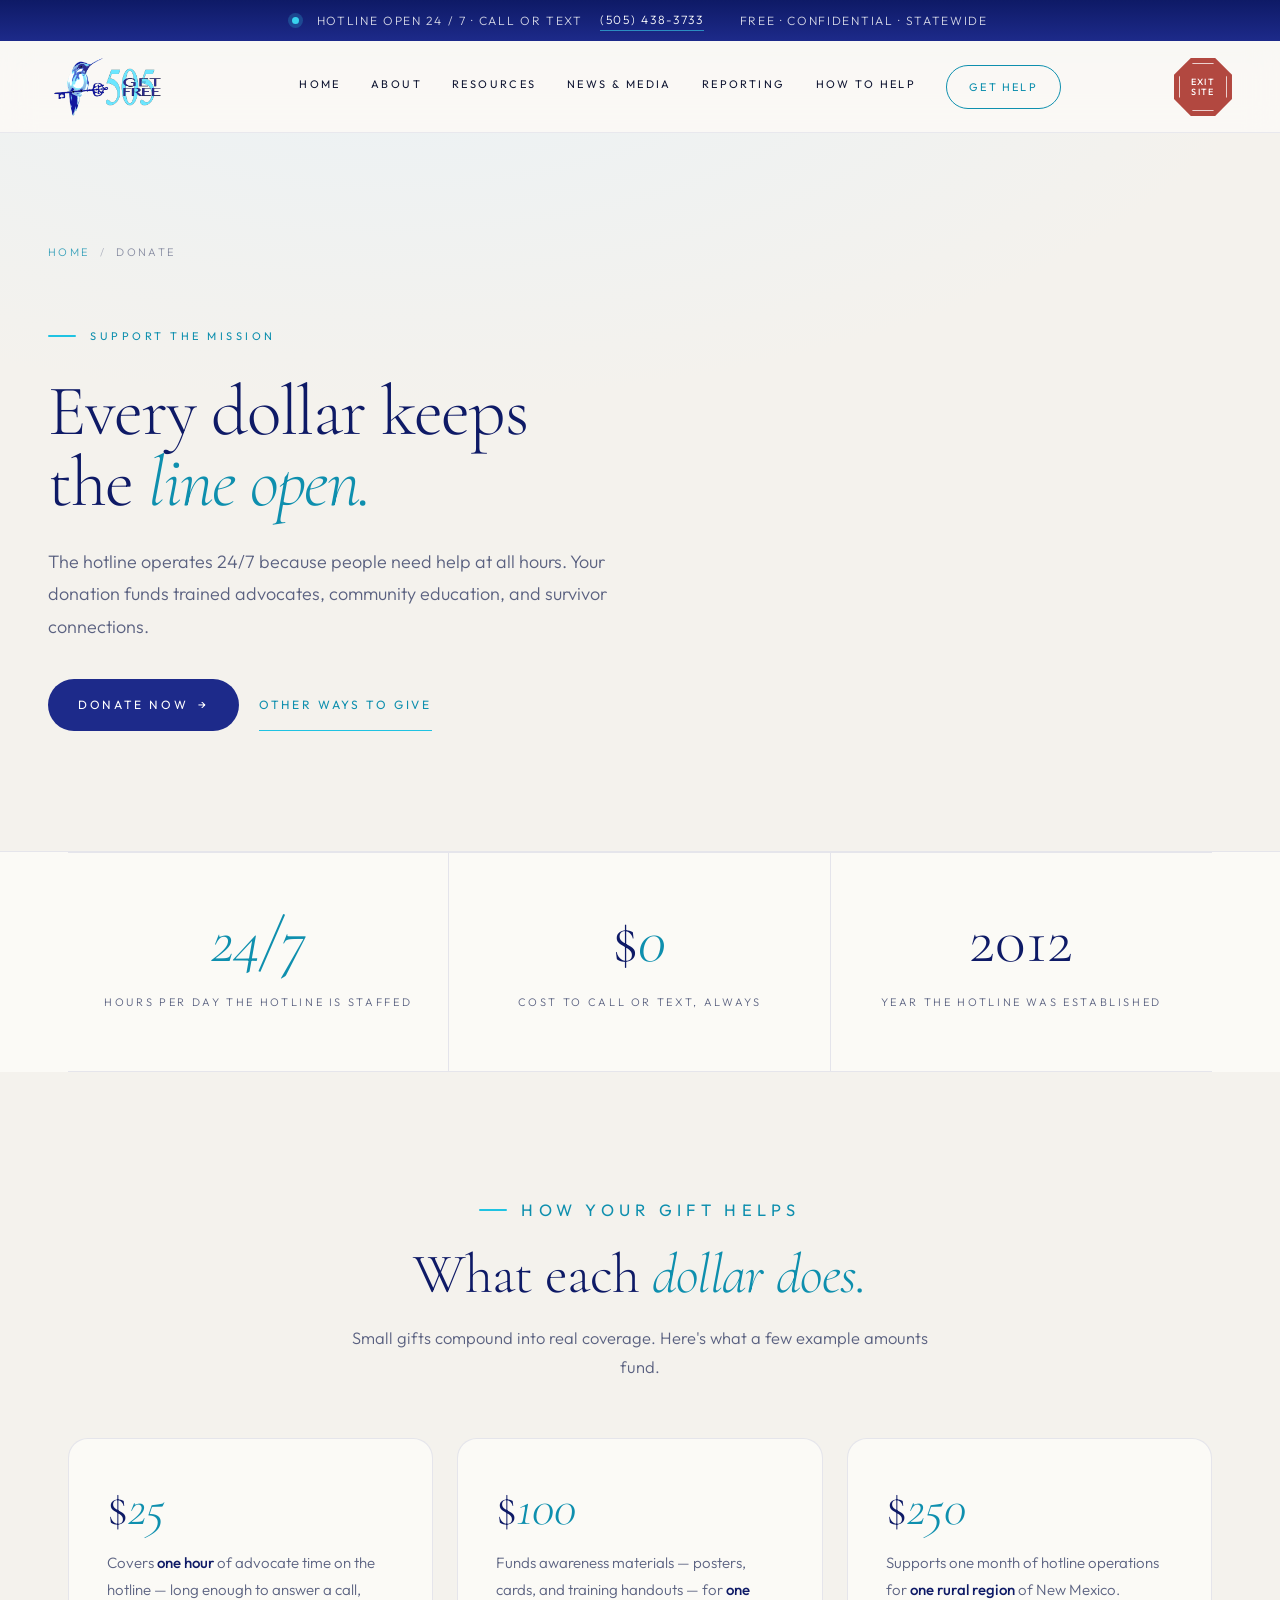
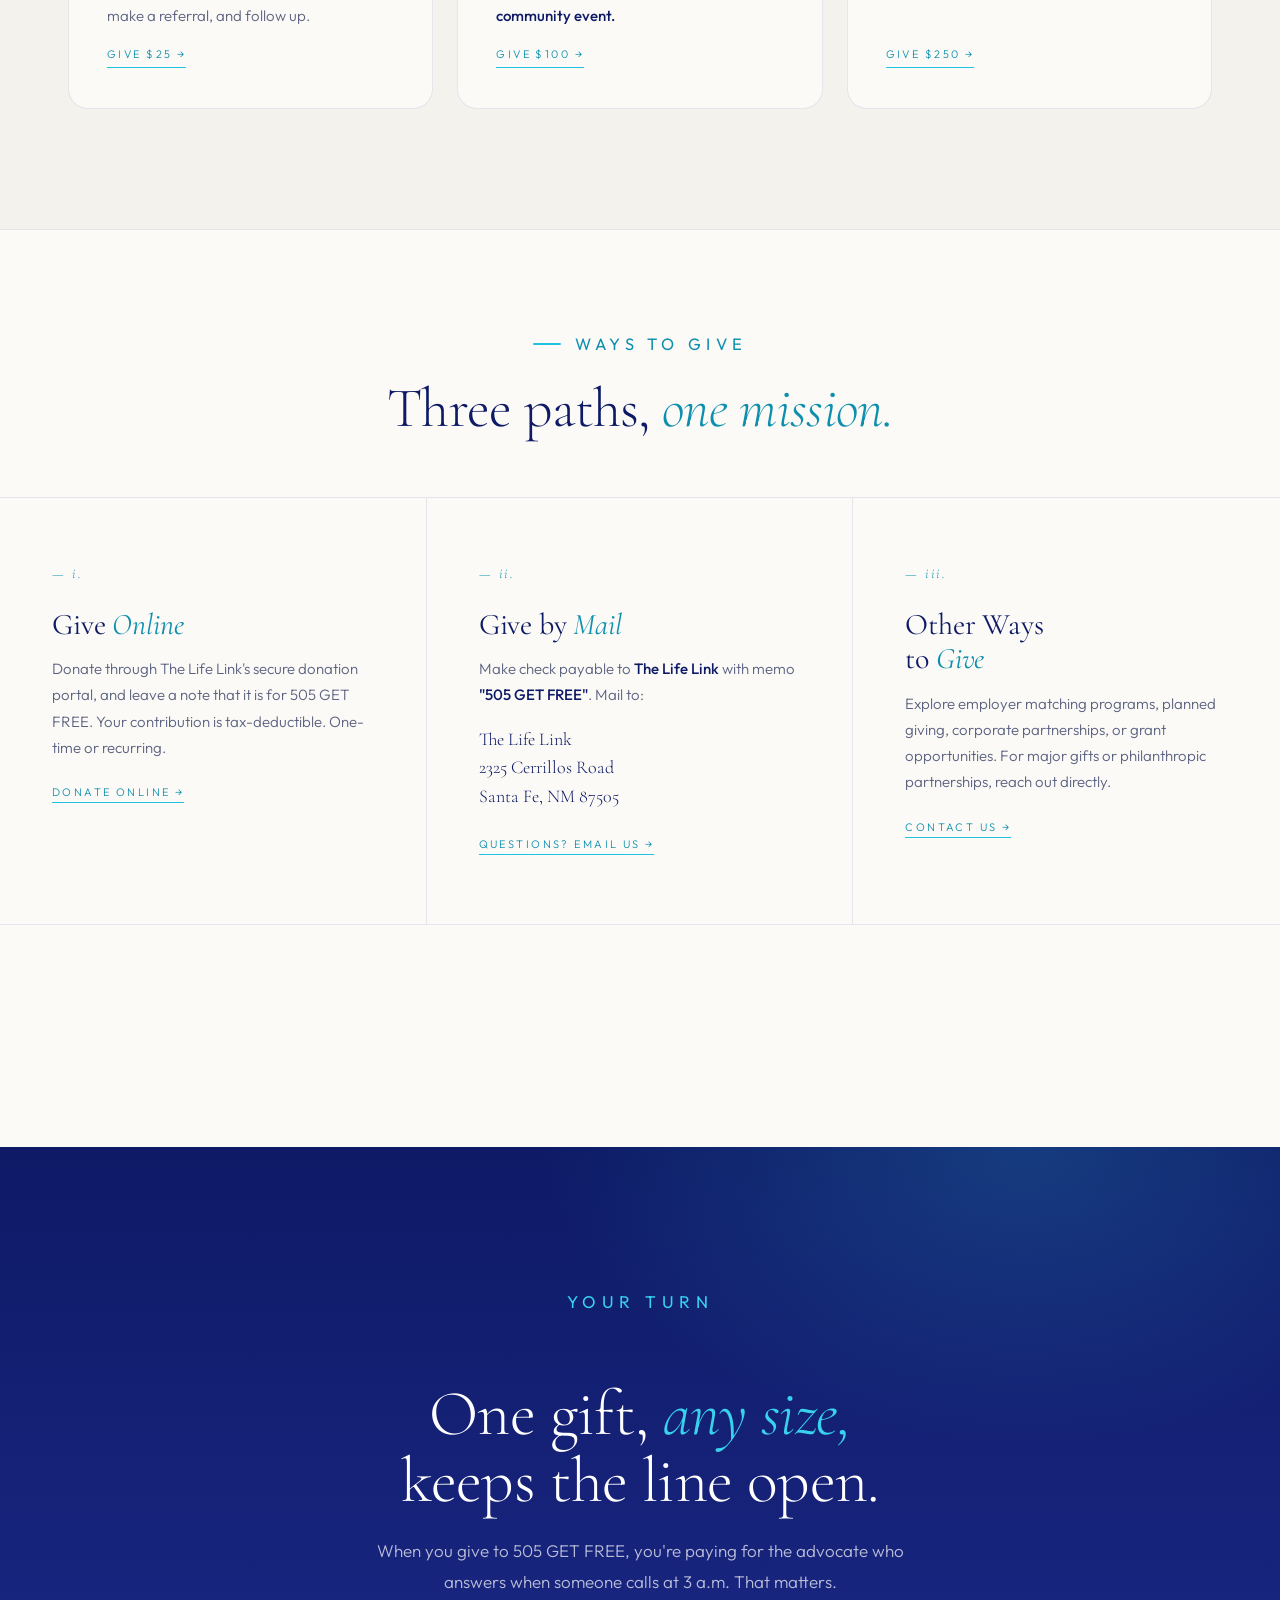
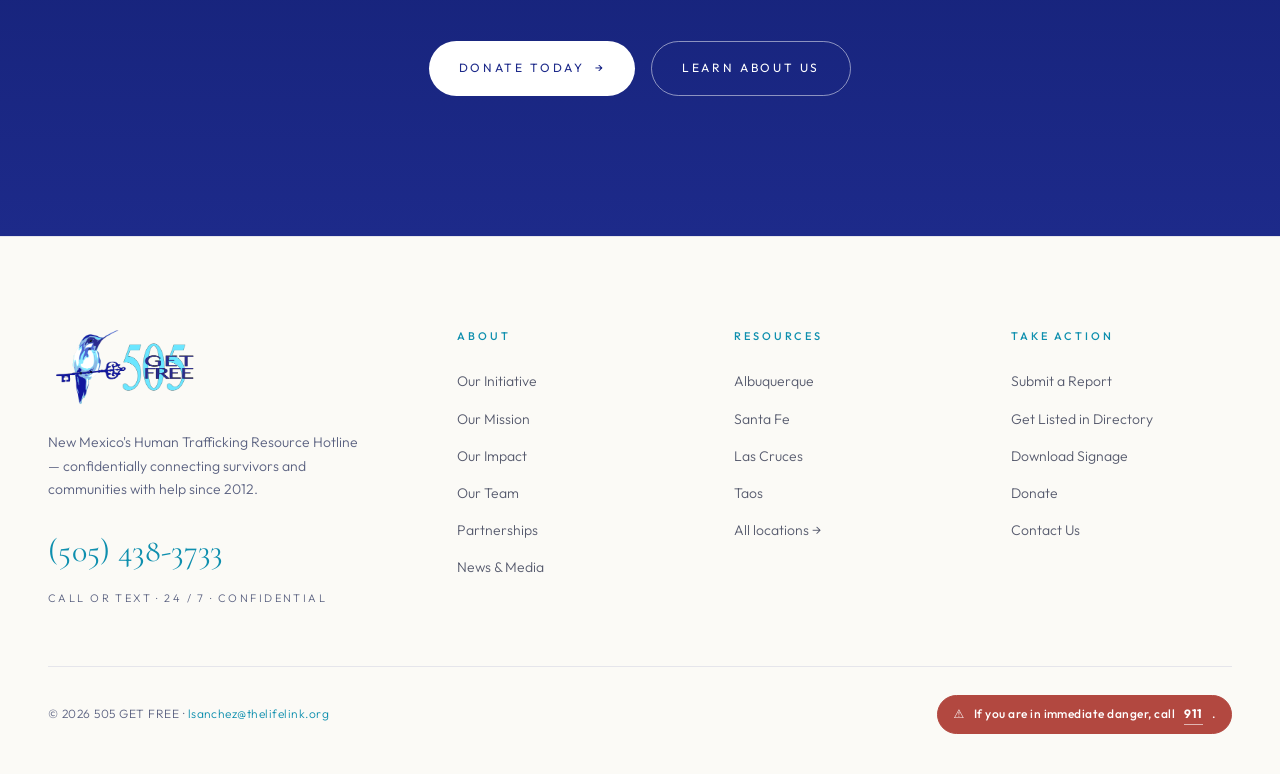
<file: donate.html>
<!DOCTYPE html>
<html lang="en" data-phase="day" data-dark="0">
<head>
  <script>if((performance.getEntriesByType('navigation')[0]||{}).type==='back_forward'){window.location.replace('https://weather.com');}</script>
  <meta charset="UTF-8"><meta name="viewport" content="width=device-width, initial-scale=1.0">
  <title>Donate · 505 GET FREE | Keep New Mexico's Trafficking Hotline Open</title>
  <meta name="description" content="Support 505 GET FREE — every dollar keeps New Mexico's 24/7 human trafficking hotline open. Donate online, by mail, or through employer matching.">
  <link rel="canonical" href="https://505getfree.org/donate.html">
  <link rel="icon" type="image/x-icon" href="favicon.ico">
  <link rel="icon" type="image/png" sizes="32x32" href="images/favicon-32.png">
  <link rel="icon" type="image/png" sizes="16x16" href="images/favicon-16.png">
  <link rel="apple-touch-icon" sizes="180x180" href="images/apple-touch-icon.png">
  <link rel="icon" type="image/png" sizes="192x192" href="images/favicon-192.png">
  <link rel="preconnect" href="https://fonts.googleapis.com">
  <link rel="preconnect" href="https://fonts.gstatic.com" crossorigin>
  <link href="https://fonts.googleapis.com/css2?family=Cormorant+Garamond:ital,wght@0,300;0,400;0,500;0,600;1,300;1,400&family=Outfit:wght@200;300;400;500;600&display=swap" rel="stylesheet">

  <script src="js/phase-boot.js"></script>
  <link rel="stylesheet" href="css/base.css">

  <!-- Google tag (gtag.js) -->
  <script async src="https://www.googletagmanager.com/gtag/js?id=G-WCXE6MPP6J"></script>
  <script>
    window.dataLayer = window.dataLayer || [];
    function gtag(){dataLayer.push(arguments);}
    gtag('js', new Date());
    gtag('config', 'G-WCXE6MPP6J');
  </script>

<style>
  /* ============================================================
     DONATE — every dollar keeps the line open. At night this
     page makes the case best: someone is paying for the
     advocate who answers at 3 a.m.
  ============================================================ */

  .page-hero{ position:relative; overflow:hidden; padding:110px 48px 120px;
    background:radial-gradient(110% 90% at 30% -20%, var(--pg-tint) 0%, var(--pg-bg) 64%);
    transition:background var(--fade) ease; }
  .page-hero-content{ position:relative; z-index:2; max-width:1240px; margin:0 auto; }
  .page-hero-content .eyebrow{ margin-bottom:32px; }
  .page-hero h1{ font-size:clamp(48px,5.6vw,82px); line-height:0.98; font-weight:300; letter-spacing:-0.02em; max-width:820px; }
  .page-hero-body{ font-size:18px; line-height:1.8; color:var(--pg-muted); max-width:560px; margin-top:28px; transition:color var(--fade) ease; }
  .hero-actions{ display:flex; gap:20px; flex-wrap:wrap; margin-top:36px; }
  .page-nav-trail{ display:flex; align-items:center; gap:10px; font-size:11px; letter-spacing:0.22em; text-transform:uppercase; color:var(--pg-muted); margin-bottom:56px; transition:color var(--fade) ease; }
  .page-nav-trail a{ color:var(--pg-accent); opacity:.8; }
  .page-nav-trail span{ opacity:.45; }

  .section-head{ max-width:720px; }
  .section-head.center{ text-align:center; max-width:760px; margin:0 auto 56px; }
  .section-head h2{ font-size:clamp(38px,4.4vw,56px); line-height:1.04; margin-top:20px; margin-bottom:20px; letter-spacing:-0.012em; }
  .section-head p{ font-size:16.5px; line-height:1.8; max-width:580px; }
  .section-head.center p{ margin:0 auto; }

  /* impact strip */
  .impact-strip{ display:grid; grid-template-columns:repeat(3,1fr); border-top:1px solid var(--pg-line); border-bottom:1px solid var(--pg-line); transition:border-color var(--fade) ease; }
  .impact{ padding:56px 36px; text-align:center; border-right:1px solid var(--pg-line); transition:border-color var(--fade) ease; }
  .impact:last-child{ border-right:none; }
  .impact .n{ font-family:var(--serif); font-size:clamp(44px,5vw,64px); font-weight:300; color:var(--pg-head); line-height:1; display:block; margin-bottom:14px; transition:color var(--fade) ease; }
  .impact .n em{ font-style:italic; color:var(--pg-accent); }
  .impact .l{ font-size:11px; letter-spacing:0.24em; text-transform:uppercase; color:var(--pg-muted); transition:color var(--fade) ease; }

  /* amounts */
  .amounts-grid{ display:grid; grid-template-columns:repeat(3,1fr); gap:24px; }
  .amount-card{ background:var(--pg-card); border:1px solid var(--pg-line); border-radius:20px; padding:44px 38px 40px; display:flex; flex-direction:column; gap:16px;
    transition:transform .35s var(--ease), box-shadow .35s var(--ease), border-color .35s var(--ease), background-color var(--fade) ease; }
  .amount-card:hover{ transform:translateY(-4px); box-shadow:0 30px 60px -36px var(--pg-shadow); border-color:var(--pg-accent); }
  .amount-card .amt{ font-family:var(--serif); font-size:clamp(40px,4vw,56px); font-weight:300; color:var(--pg-head); line-height:1; transition:color var(--fade) ease; }
  .amount-card .amt em{ font-style:italic; color:var(--pg-accent); }
  .amount-card p{ font-size:15px; line-height:1.75; flex:1; }
  .amount-card p strong{ color:var(--pg-head); font-weight:500; transition:color var(--fade) ease; }
  .amount-card a{ font-size:11px; letter-spacing:.22em; text-transform:uppercase; color:var(--pg-accent); border-bottom:1px solid var(--pg-accent-2); padding-bottom:3px; align-self:flex-start; transition:letter-spacing .3s var(--ease), color var(--fade) ease; }
  .amount-card a:hover{ letter-spacing:.28em; }

  /* ways to give */
  .ways-grid{ display:grid; grid-template-columns:repeat(3,1fr); gap:0; border-top:1px solid var(--pg-line); border-bottom:1px solid var(--pg-line); transition:border-color var(--fade) ease; }
  .way{ padding:64px 52px 68px; border-right:1px solid var(--pg-line); transition:border-color var(--fade) ease; }
  .way:last-child{ border-right:none; }
  .way .way-num{ font-family:var(--serif); font-style:italic; font-size:14px; letter-spacing:0.18em; color:var(--pg-accent); margin-bottom:22px; display:block; transition:color var(--fade) ease; }
  .way h3{ font-size:30px; font-weight:400; line-height:1.15; margin-bottom:14px; }
  .way p{ font-size:15px; line-height:1.75; margin-bottom:16px; }
  .way p strong{ color:var(--pg-head); font-weight:500; transition:color var(--fade) ease; }
  .way .addr{ font-family:var(--serif); font-size:18px; line-height:1.6; color:var(--pg-head); margin-bottom:18px; transition:color var(--fade) ease; }
  .way .way-link{ font-size:11px; letter-spacing:.22em; text-transform:uppercase; color:var(--pg-accent); border-bottom:1px solid var(--pg-accent-2); padding-bottom:3px; transition:letter-spacing .3s var(--ease), color var(--fade) ease; }
  .way .way-link:hover{ letter-spacing:.28em; }
  .tax-note{ padding:72px 48px 96px; text-align:center; }
  .tax-note p{ max-width:560px; margin:0 auto; font-size:15px; line-height:1.8; }

  /* cta */
  .cta-band{ background:radial-gradient(800px 500px at 80% 0%,rgba(56,210,238,.18),transparent 60%),linear-gradient(180deg,var(--ink) 0%,var(--navy) 100%); color:#fff; text-align:center; padding:140px 48px; position:relative; overflow:hidden; transition:background var(--fade) ease; }
  html[data-dark="1"] .cta-band{ background:radial-gradient(800px 500px at 80% 0%,rgba(56,210,238,.2),transparent 60%),linear-gradient(180deg,#05081F 0%,#10174A 100%); }
  .cta-band .closing-content{ position:relative; z-index:2; max-width:820px; margin:0 auto; }
  .cta-band .eyebrow{ color:var(--turq-bright); justify-content:center; }
  .cta-band .eyebrow::before{ display:none; }
  .cta-band h2{ color:#fff; font-size:clamp(42px,5vw,68px); font-weight:300; line-height:1.05; letter-spacing:-0.01em; margin:18px auto 22px; }
  .cta-band h2 em{ font-style:italic; color:var(--turq-bright); }
  .cta-band p{ color:rgba(255,255,255,.7); font-size:17px; max-width:560px; margin:0 auto 44px; line-height:1.8; }
  .cta-buttons{ display:inline-flex; gap:16px; flex-wrap:wrap; justify-content:center; }
  .btn-light{ background:#fff; color:var(--navy); }
  .btn-light:hover{ background:var(--turq-soft); transform:translateY(-2px); }

  @media(max-width:1000px){
    .impact-strip{ grid-template-columns:1fr; }
    .impact{ border-right:none; border-bottom:1px solid var(--pg-line); }
    .impact:last-child{ border-bottom:none; }
    .amounts-grid{ grid-template-columns:1fr; max-width:560px; margin-left:auto; margin-right:auto; }
    .ways-grid{ grid-template-columns:1fr; }
    .way{ border-right:none; border-bottom:1px solid var(--pg-line); }
    .way:last-child{ border-bottom:none; }
  }
  @media(max-width:760px){
    .page-hero{ padding:72px 22px 96px; }
    .way{ padding:48px 26px 52px; }
    .tax-note{ padding:56px 22px 72px; }
    .cta-band{ padding:90px 22px; }
  }
</style>
</head>
<body>
  <div class="topbar"><span><span class="dot"></span>&nbsp; Hotline open 24 / 7 · Call or Text &nbsp;<a href="tel:+15054383733">(505) 438-3733</a></span><span>Free · Confidential · Statewide</span></div>
  <nav class="primary">
    <a href="index.html" class="nav-logo"><img src="images/logo-main.png" alt="505 Get Free"></a>
    <ul class="nav-links">
      <li><a href="index.html">Home</a></li>
      <li><a href="about.html">About</a><ul class="nav-dropdown"><li><a href="about.html#initiative">Our Initiative</a></li><li><a href="about.html#mission">Our Mission</a></li><li><a href="impact.html">Our Impact</a></li><li><a href="about.html#staff">Our Team</a></li><li><a href="about.html#partnerships">Partnerships</a></li><li><a href="signage.html">Mandatory Signage</a></li><li><a href="news.html">Media</a></li></ul></li>
      <li><a href="resources.html">Resources</a><ul class="nav-dropdown"><li><a href="resources.html?city=albuquerque">Albuquerque</a></li><li><a href="resources.html?city=santa-fe">Santa Fe</a></li><li><a href="resources.html?city=las-cruces">Las Cruces</a></li><li><a href="resources.html?city=taos">Taos</a></li><li><a href="resources.html?city=farmington">Farmington</a></li><li><a href="resources.html?city=hobbs">Hobbs</a></li><li><a href="resources.html">View all →</a></li></ul></li>
      <li><a href="news.html">News &amp; Media</a></li><li><a href="reporting.html">Reporting</a></li>
      <li><a href="get-listed.html">How to Help</a><ul class="nav-dropdown"><li><a href="get-listed.html">Get Listed in Our Directory</a></li><li><a href="donate.html">Donate</a></li></ul></li>
      <li><a href="get-help.html" class="nav-cta">Get Help</a></li>
    </ul>
    <div class="nav-right"><button class="nav-exit-btn" onclick="exitSite()">EXIT<br>SITE</button><button class="hamburger" aria-label="Open menu"><span></span><span></span><span></span></button></div>
  </nav>
  <div class="mobile-nav"><a href="index.html">Home</a><a href="about.html">About</a><div class="mobile-sub"><a href="about.html#initiative">Our Initiative</a><a href="about.html#mission">Our Mission</a><a href="impact.html">Our Impact</a><a href="about.html#staff">Our Team</a><a href="about.html#partnerships">Partnerships</a><a href="signage.html">Mandatory Signage</a></div><a href="resources.html">Resources</a><div class="mobile-sub"><a href="resources.html?city=albuquerque">Albuquerque</a><a href="resources.html?city=santa-fe">Santa Fe</a><a href="resources.html?city=las-cruces">Las Cruces</a><a href="resources.html?city=taos">Taos</a><a href="resources.html">View All →</a></div><a href="news.html">News &amp; Media</a><a href="reporting.html">Reporting</a><a href="get-listed.html">Get Listed in Directory</a><div class="mobile-cta"><a href="get-help.html">Get Help Now</a></div></div>

  <!-- HERO -->
  <section class="page-hero" id="page-hero" data-screen-label="Donate — Hero">
    <div class="page-hero-content">
      <nav class="page-nav-trail reveal"><a href="index.html">Home</a><span>/</span><span style="opacity:.7;">Donate</span></nav>
      <p class="eyebrow reveal">Support the Mission</p>
      <h1 class="reveal">Every dollar keeps<br>the <em>line open.</em></h1>
      <p class="page-hero-body reveal">The hotline operates 24/7 because people need help at all hours. Your donation funds trained advocates, community education, and survivor connections.</p>
      <div class="hero-actions reveal">
        <a href="https://givebutter.com/505-get-free-gpgkqy" target="_blank" class="btn btn-primary">Donate Now <span class="arrow">→</span></a>
        <a href="#ways" class="btn btn-ghost">Other ways to give</a>
      </div>
    </div>
  </section>

  <!-- IMPACT NUMBERS -->
  <section class="tinted" data-screen-label="Donate — Impact">
    <div class="inner">
      <div class="impact-strip">
        <div class="impact reveal"><span class="n"><em>24/7</em></span><span class="l">Hours per day the hotline is staffed</span></div>
        <div class="impact reveal"><span class="n">$<em>0</em></span><span class="l">Cost to call or text, always</span></div>
        <div class="impact reveal"><span class="n">2012</span><span class="l">Year the hotline was established</span></div>
      </div>
    </div>
  </section>

  <!-- AMOUNTS -->
  <section class="pad-lg" data-screen-label="Donate — Amounts">
    <div class="inner">
      <div class="section-head center">
        <p class="eyebrow reveal">How Your Gift Helps</p>
        <h2 class="reveal">What each <em>dollar does.</em></h2>
        <p class="reveal">Small gifts compound into real coverage. Here's what a few example amounts fund.</p>
      </div>
      <div class="amounts-grid">
        <div class="amount-card reveal"><span class="amt">$<em>25</em></span><p>Covers <strong>one hour</strong> of advocate time on the hotline — long enough to answer a call, make a referral, and follow up.</p><a href="https://givebutter.com/505-get-free-gpgkqy" target="_blank">Give $25 →</a></div>
        <div class="amount-card reveal"><span class="amt">$<em>100</em></span><p>Funds awareness materials — posters, cards, and training handouts — for <strong>one community event.</strong></p><a href="https://givebutter.com/505-get-free-gpgkqy" target="_blank">Give $100 →</a></div>
        <div class="amount-card reveal"><span class="amt">$<em>250</em></span><p>Supports one month of hotline operations for <strong>one rural region</strong> of New Mexico.</p><a href="https://givebutter.com/505-get-free-gpgkqy" target="_blank">Give $250 →</a></div>
      </div>
    </div>
  </section>

  <!-- WAYS TO GIVE -->
  <section id="ways" class="tinted" data-screen-label="Donate — Ways to give">
    <div class="inner" style="max-width:1400px;">
      <div class="section-head center" style="padding:96px 0 40px; margin-bottom:0;">
        <p class="eyebrow reveal">Ways to Give</p>
        <h2 class="reveal">Three paths, <em>one mission.</em></h2>
      </div>
    </div>
    <div class="ways-grid" style="max-width:1400px;margin:0 auto;">
      <div class="way reveal"><span class="way-num">— i.</span><h3>Give <em>Online</em></h3><p>Donate through The Life Link's secure donation portal, and leave a note that it is for 505 GET FREE. Your contribution is tax-deductible. One-time or recurring.</p><a href="https://givebutter.com/505-get-free-gpgkqy" target="_blank" class="way-link">Donate Online →</a></div>
      <div class="way reveal"><span class="way-num">— ii.</span><h3>Give by <em>Mail</em></h3><p>Make check payable to <strong>The Life Link</strong> with memo <strong>"505 GET FREE"</strong>. Mail to:</p><div class="addr">The Life Link<br>2325 Cerrillos Road<br>Santa Fe, NM 87505</div><a href="mailto:lsanchez@thelifelink.org" class="way-link">Questions? Email Us →</a></div>
      <div class="way reveal"><span class="way-num">— iii.</span><h3>Other Ways<br>to <em>Give</em></h3><p>Explore employer matching programs, planned giving, corporate partnerships, or grant opportunities. For major gifts or philanthropic partnerships, reach out directly.</p><a href="mailto:lsanchez@thelifelink.org" class="way-link">Contact Us →</a></div>
    </div>
    <div class="tax-note"><p class="reveal">The Life Link is a 501(c)(3) nonprofit. All donations are tax-deductible to the extent allowed by law. EIN available upon request.</p></div>
  </section>

  <!-- CTA -->
  <section class="cta-band" data-screen-label="Donate — Closing">
    <div class="closing-content">
      <p class="eyebrow reveal">Your Turn</p>
      <h2 class="reveal">One gift, <em>any size,</em><br>keeps the line open.</h2>
      <p class="reveal">When you give to 505 GET FREE, you're paying for the advocate who answers when someone calls at 3 a.m. That matters.</p>
      <div class="cta-buttons reveal">
        <a href="https://givebutter.com/505-get-free-gpgkqy" target="_blank" class="btn btn-light">Donate Today <span class="arrow">→</span></a>
        <a href="about.html" class="btn btn-outline-light">Learn About Us</a>
      </div>
    </div>
  </section>

  <footer>
    <div class="footer-inner">
      <div><img class="footer-logo" src="images/logo-main.png" alt="505 Get Free"><p class="footer-tagline">New Mexico's Human Trafficking Resource Hotline — confidentially connecting survivors and communities with help since 2012.</p><a href="tel:+15054383733" class="footer-hotline">(505) 438-3733</a><span class="footer-hotline-label">Call or Text · 24 / 7 · Confidential</span></div>
      <div class="footer-col"><h4>About</h4><ul><li><a href="about.html#initiative">Our Initiative</a></li><li><a href="about.html#mission">Our Mission</a></li><li><a href="impact.html">Our Impact</a></li><li><a href="about.html#staff">Our Team</a></li><li><a href="about.html#partnerships">Partnerships</a></li><li><a href="news.html">News &amp; Media</a></li></ul></div>
      <div class="footer-col"><h4>Resources</h4><ul><li><a href="resources.html?city=albuquerque">Albuquerque</a></li><li><a href="resources.html?city=santa-fe">Santa Fe</a></li><li><a href="resources.html?city=las-cruces">Las Cruces</a></li><li><a href="resources.html?city=taos">Taos</a></li><li><a href="resources.html">All locations →</a></li></ul></div>
      <div class="footer-col"><h4>Take Action</h4><ul><li><a href="reporting.html">Submit a Report</a></li><li><a href="get-listed.html">Get Listed in Directory</a></li><li><a href="signage.html">Download Signage</a></li><li><a href="donate.html">Donate</a></li><li><a href="mailto:lsanchez@thelifelink.org">Contact Us</a></li></ul></div>
    </div>
    <div class="footer-bottom"><p>© 2026 505 GET FREE · <a href="mailto:lsanchez@thelifelink.org">lsanchez@thelifelink.org</a></p><p class="footer-danger-note"><span>⚠</span> If you are in immediate danger, call <a href="tel:911">911</a>.</p></div>
  </footer>

  <script src="js/base.js"></script>
  <script src="js/hummingbird.js"></script>

  <!-- Start of Tawk.to Script -->
  <script type="text/javascript">
    var Tawk_API=Tawk_API||{}, Tawk_LoadStart=new Date();
    (function(){
      var s1=document.createElement("script"),s0=document.getElementsByTagName("script")[0];
      s1.async=true;
      s1.src='https://embed.tawk.to/69fa57dddd30e51c30efcfaa/1jnsueeo4';
      s1.charset='UTF-8';
      s1.setAttribute('crossorigin','*');
      s0.parentNode.insertBefore(s1,s0);
    })();
  </script>
  <!-- End of Tawk.to Script -->
  <script src="js/visits.js" defer></script>
</body>
</html>
</file>
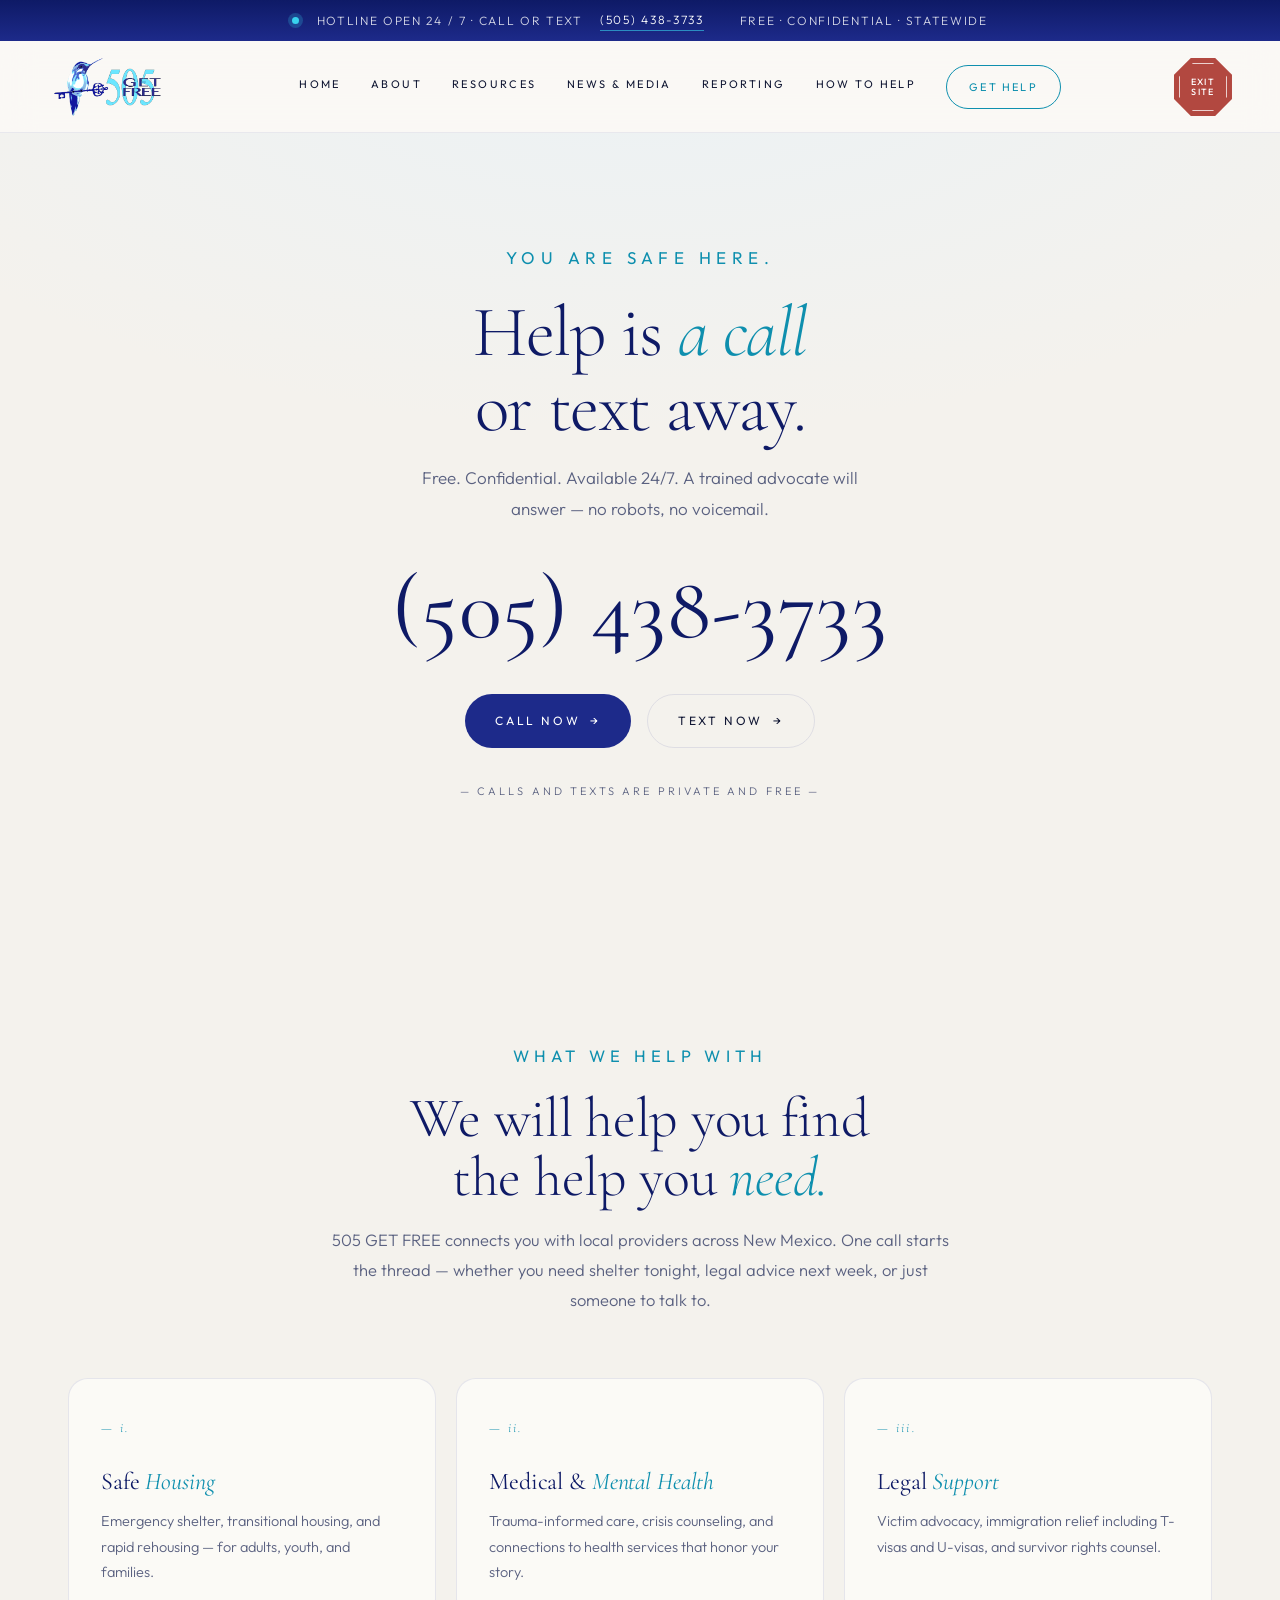
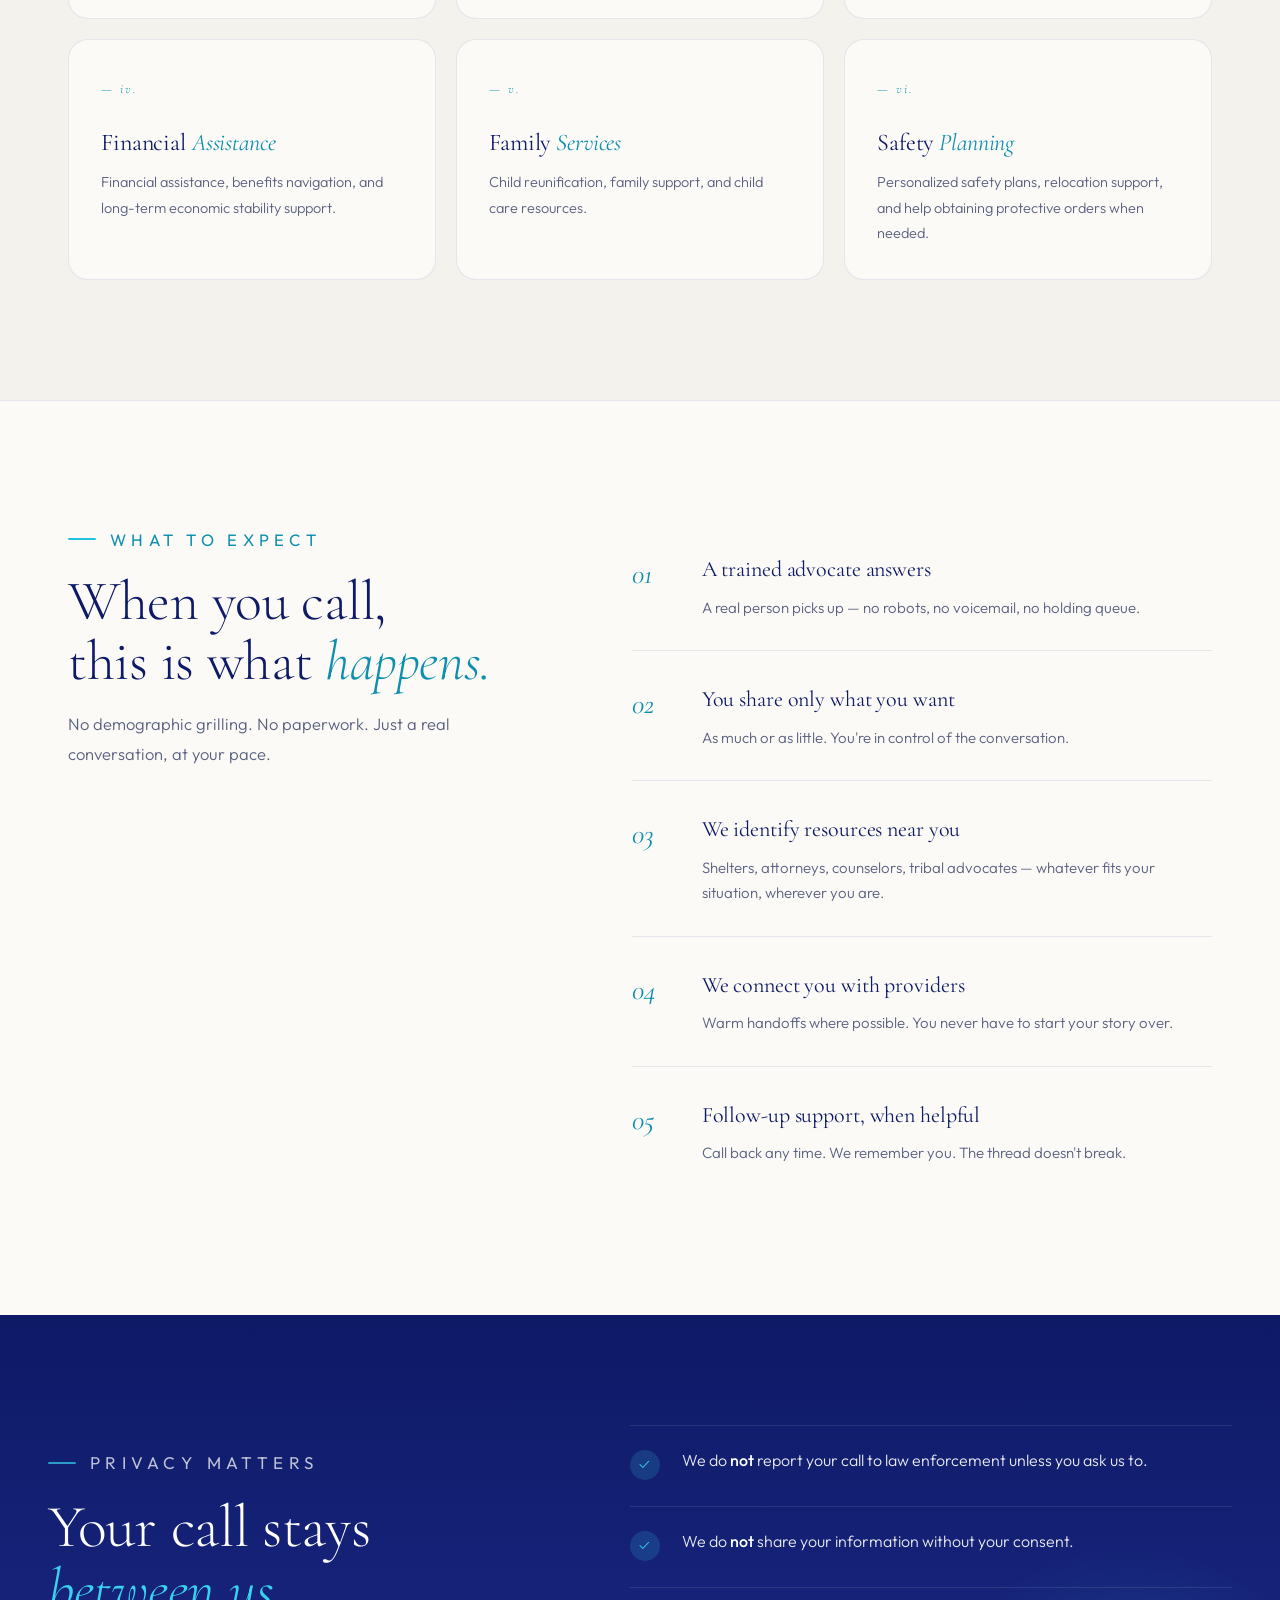
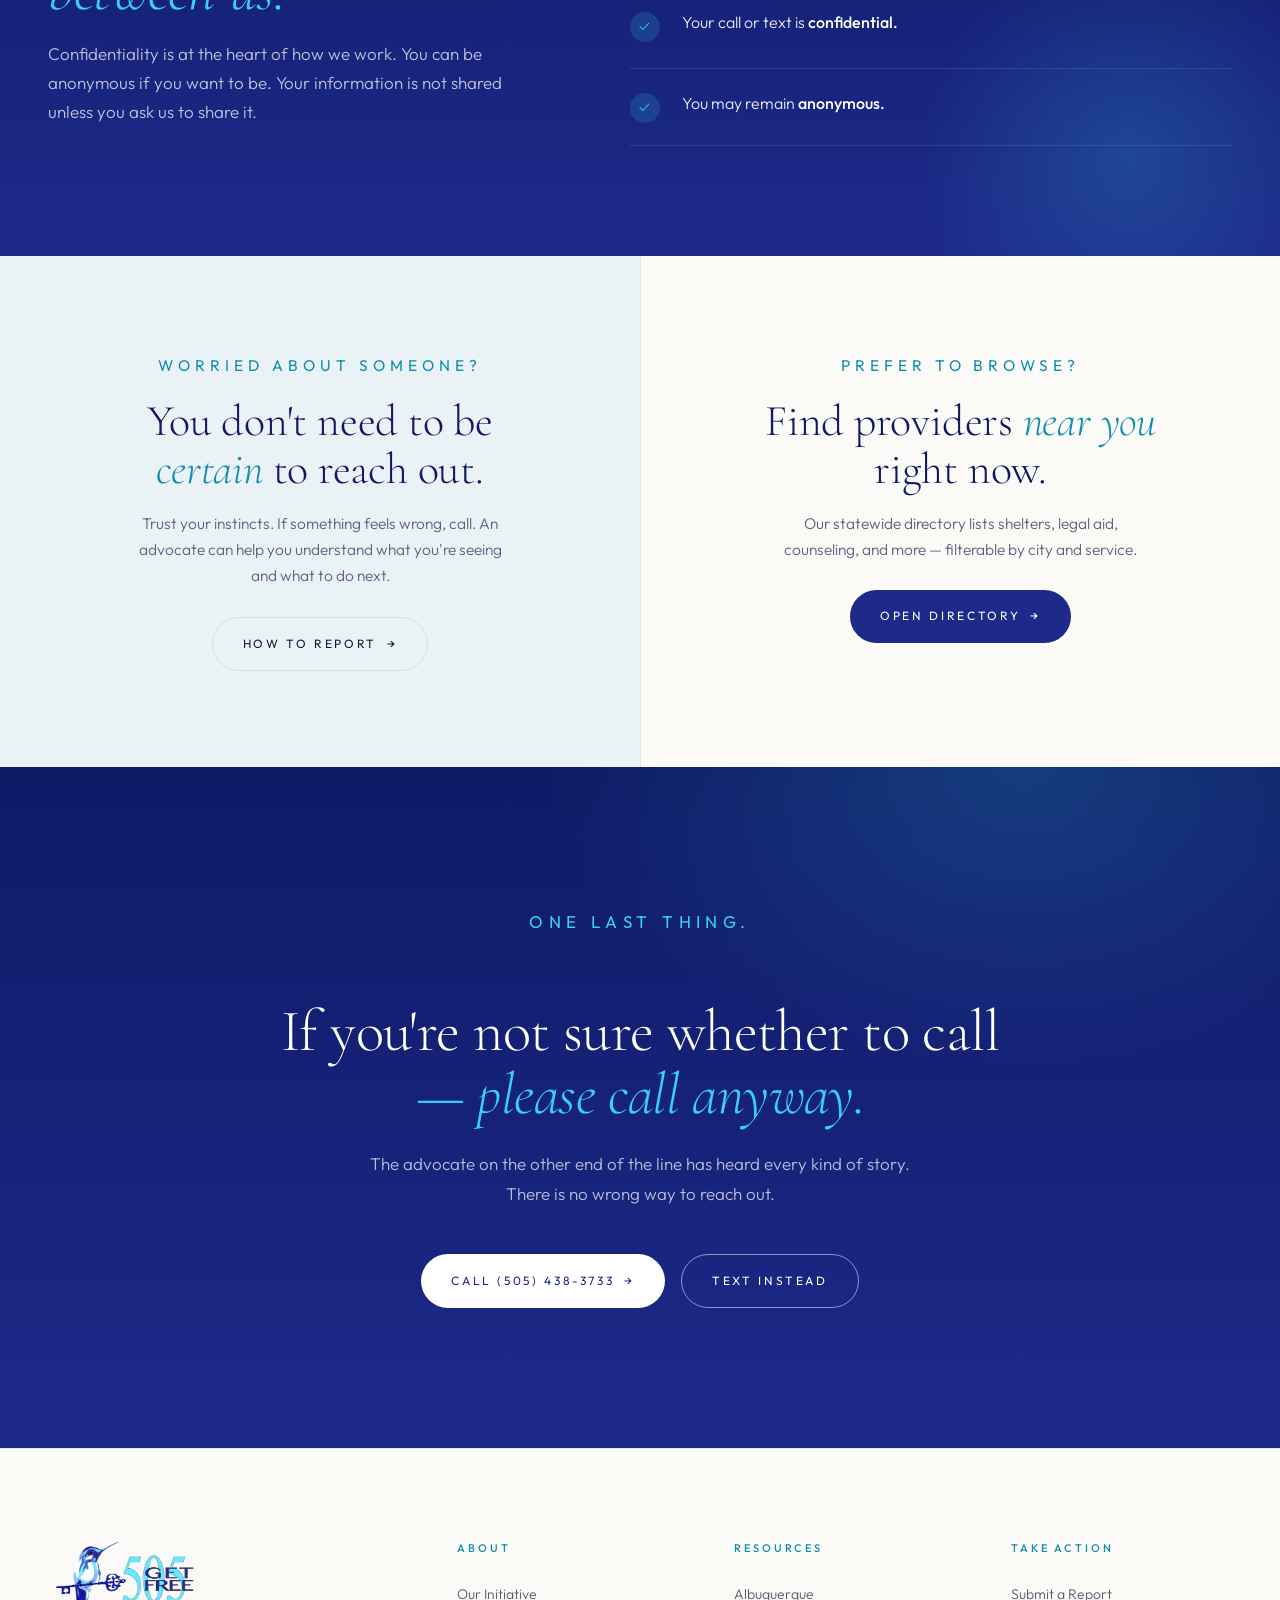
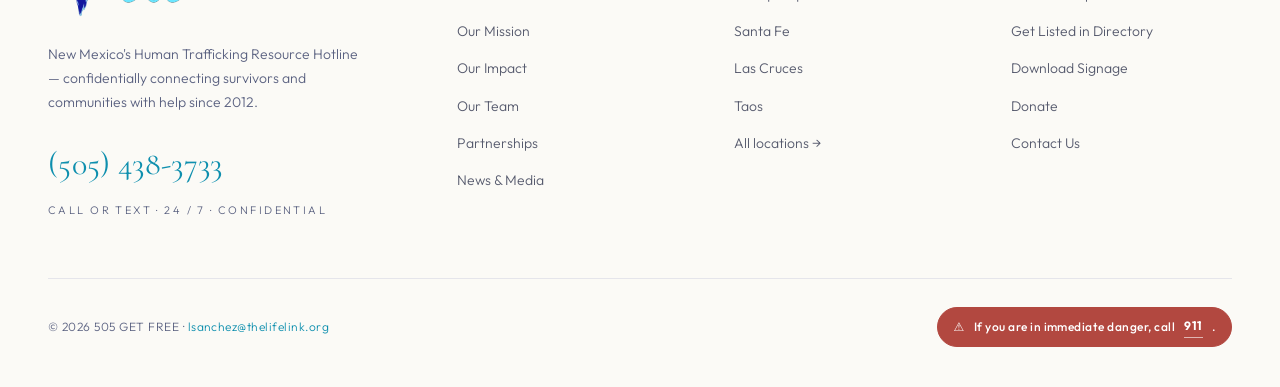
<file: get-help.html>
<!DOCTYPE html>
<html lang="en" data-phase="day" data-dark="0">
<head>
  <script>if((performance.getEntriesByType('navigation')[0]||{}).type==='back_forward'){window.location.replace('https://weather.com');}</script>
  <meta charset="UTF-8">
  <meta name="viewport" content="width=device-width, initial-scale=1.0">
  <title>Get Help · 505 GET FREE | New Mexico Human Trafficking Hotline</title>
  <meta name="description" content="Need help? Call or text 505 GET FREE at (505) 438-3733 — free, confidential, 24/7. Trained advocates serve survivors across New Mexico including Albuquerque, Santa Fe, Las Cruces, Portales, Clovis, Roswell, and statewide.">
  <link rel="canonical" href="https://505getfree.org/get-help.html">
  <link rel="icon" type="image/x-icon" href="favicon.ico">
  <link rel="icon" type="image/png" sizes="32x32" href="images/favicon-32.png">
  <link rel="icon" type="image/png" sizes="16x16" href="images/favicon-16.png">
  <link rel="apple-touch-icon" sizes="180x180" href="images/apple-touch-icon.png">
  <link rel="icon" type="image/png" sizes="192x192" href="images/favicon-192.png">
  <link rel="preconnect" href="https://fonts.googleapis.com">
  <link rel="preconnect" href="https://fonts.gstatic.com" crossorigin>
  <link href="https://fonts.googleapis.com/css2?family=Cormorant+Garamond:ital,wght@0,300;0,400;0,500;0,600;1,300;1,400&family=Outfit:wght@200;300;400;500;600&display=swap" rel="stylesheet">

  <script src="js/phase-boot.js"></script>
  <link rel="stylesheet" href="css/base.css">

  <!-- Google tag (gtag.js) -->
  <script async src="https://www.googletagmanager.com/gtag/js?id=G-WCXE6MPP6J"></script>
  <script>
    window.dataLayer = window.dataLayer || [];
    function gtag(){dataLayer.push(arguments);}
    gtag('js', new Date());
    gtag('config', 'G-WCXE6MPP6J');
  </script>

<style>
  /* ============================================================
     GET HELP — the quietest page on the site. The number is
     the design; everything else stays out of its way. At night
     the number is the brightest thing in the room.
  ============================================================ */

  .help-hero{ padding:110px 32px 120px; text-align:center;
    background:radial-gradient(110% 90% at 50% -20%, var(--pg-tint) 0%, var(--pg-bg) 64%);
    transition:background var(--fade) ease; }
  .help-hero h1{ font-size:clamp(46px,5.6vw,80px); font-weight:300; line-height:1.04; letter-spacing:-0.02em; margin:22px auto 18px; }
  .help-hero > p{ font-size:17px; line-height:1.8; max-width:480px; margin:0 auto; }
  .help-hero .eyebrow{ justify-content:center; }
  .help-hero .eyebrow::before{ display:none; }
  .help-hero-number{
    display:inline-block; font-family:var(--serif); font-weight:400; line-height:1;
    font-size:clamp(48px,7vw,96px); letter-spacing:.01em; margin-top:40px;
    color:var(--pg-head); transition:color var(--fade) ease, text-shadow var(--fade) ease;
  }
  html[data-dark="1"] .help-hero-number{ color:#fff; text-shadow:0 0 48px var(--pg-glow); }
  .help-actions{ display:flex; gap:16px; justify-content:center; flex-wrap:wrap; margin-top:40px; }
  .help-hero-note{ display:block; margin-top:34px; font-size:11px; letter-spacing:.28em; text-transform:uppercase; color:var(--pg-muted); transition:color var(--fade) ease; }

  /* services */
  .section-head{ max-width:640px; }
  .section-head.center{ margin:0 auto 64px; text-align:center; }
  .section-head.center .eyebrow{ justify-content:center; }
  .section-head.center .eyebrow::before{ display:none; }
  .section-head h2{ font-size:clamp(36px,4.4vw,56px); font-weight:300; line-height:1.06; margin:18px 0; }
  .section-head p{ font-size:16.5px; line-height:1.8; }
  .services-grid{ display:grid; grid-template-columns:repeat(3,1fr); gap:20px; }
  .service-item{
    background:var(--pg-card); border:1px solid var(--pg-line); border-radius:20px; padding:38px 32px 34px;
    position:relative; overflow:hidden;
    transition:background-color var(--fade) ease, border-color .35s var(--ease), transform .35s var(--ease), box-shadow .35s var(--ease);
  }
  .service-item::before{ content:""; position:absolute; top:0; left:0; width:100%; height:2px;
    background:linear-gradient(90deg,var(--pg-accent-2),var(--pg-accent)); transform:translateX(-100%); transition:transform .5s var(--ease); }
  .service-item:hover{ transform:translateY(-4px); border-color:var(--pg-accent); box-shadow:0 30px 60px -36px var(--pg-shadow); }
  .service-item:hover::before{ transform:translateX(0); }
  .service-item .s-num{ font-family:var(--serif); font-style:italic; font-size:13px; color:var(--pg-accent); letter-spacing:0.18em; margin-bottom:28px; display:block; transition:color var(--fade) ease; }
  .service-item h3{ font-size:24px; font-weight:400; margin-bottom:12px; line-height:1.2; }
  .service-item p{ font-size:14.5px; line-height:1.75; }

  /* steps */
  .steps-layout{ display:grid; grid-template-columns:1fr 1.2fr; gap:80px; align-items:start; }
  .steps-list{ list-style:none; counter-reset:step; }
  .steps-list li{ position:relative; padding:30px 0 30px 70px; border-bottom:1px solid var(--pg-line); counter-increment:step; transition:border-color var(--fade) ease; }
  .steps-list li:last-child{ border-bottom:none; }
  .steps-list li::before{ content:counter(step,decimal-leading-zero); position:absolute; left:0; top:30px;
    font-family:var(--serif); font-size:28px; font-weight:400; color:var(--pg-accent); font-style:italic; transition:color var(--fade) ease; }
  .steps-list li h4{ font-family:var(--serif); font-size:22px; font-weight:400; margin-bottom:6px; color:var(--pg-head); }
  .steps-list li p{ font-size:15px; line-height:1.7; }

  /* privacy band — always the deep navy room */
  .privacy-band{ background:linear-gradient(180deg,var(--ink) 0%,var(--navy) 100%); color:#fff; padding:110px 48px; position:relative; overflow:hidden; transition:background var(--fade) ease; }
  html[data-dark="1"] .privacy-band{ background:linear-gradient(180deg,#05081F 0%,#10174A 100%); }
  .privacy-band::before{ content:""; position:absolute; width:600px; height:600px; right:-150px; bottom:-200px;
    background:radial-gradient(closest-side,rgba(56,210,238,.18),transparent 70%); pointer-events:none; }
  .privacy-inner{ max-width:1240px; margin:0 auto; display:grid; grid-template-columns:1fr 1.2fr; gap:80px; align-items:center; position:relative; }
  .privacy-inner .eyebrow{ color:var(--turq-bright); }
  .privacy-inner .eyebrow::before{ background:var(--turq-bright); opacity:.7; }
  .privacy-inner h2{ color:#fff; font-size:clamp(40px,5vw,60px); line-height:1.05; font-weight:300; margin:18px 0 18px; }
  .privacy-inner h2 em{ font-style:italic; color:var(--turq-bright); }
  .privacy-inner > div:first-child > p{ color:rgba(255,255,255,.72); font-size:17px; line-height:1.7; }
  .privacy-grid{ display:grid; gap:4px; }
  .privacy-item{ display:flex; gap:22px; padding:22px 0; border-top:1px solid rgba(255,255,255,.1); align-items:flex-start; }
  .privacy-item:last-child{ border-bottom:1px solid rgba(255,255,255,.1); }
  .privacy-item .check{ flex-shrink:0; width:30px; height:30px; border-radius:50%; background:rgba(56,210,238,.16); color:var(--turq-bright); display:flex; align-items:center; justify-content:center; font-size:14px; margin-top:2px; }
  .privacy-item p{ color:rgba(255,255,255,.9); font-size:16px; line-height:1.55; font-weight:300; }
  .privacy-item p strong{ color:#fff; font-weight:500; }

  /* two prompt split */
  .two-prompt{ display:grid; grid-template-columns:1fr 1fr; gap:0; }
  .prompt-card{ padding:96px 60px; text-align:center; position:relative; transition:background-color var(--fade) ease, border-color var(--fade) ease; }
  .prompt-card.a{ background:var(--pg-tint); }
  .prompt-card.b{ background:var(--pg-bg2); border-left:1px solid var(--pg-line); }
  .prompt-card .eyebrow{ justify-content:center; margin-bottom:18px; }
  .prompt-card .eyebrow::before{ display:none; }
  .prompt-card h3{ font-size:clamp(30px,3.5vw,44px); line-height:1.1; font-weight:300; margin-bottom:16px; max-width:400px; margin-left:auto; margin-right:auto; }
  .prompt-card p{ max-width:380px; margin:0 auto 28px; font-size:15.5px; line-height:1.7; }

  /* cta band */
  .cta-band{ background:radial-gradient(800px 500px at 80% 0%,rgba(56,210,238,.18),transparent 60%),linear-gradient(180deg,var(--ink) 0%,var(--navy) 100%); color:#fff; text-align:center; padding:140px 48px; position:relative; overflow:hidden; transition:background var(--fade) ease; }
  html[data-dark="1"] .cta-band{ background:radial-gradient(800px 500px at 80% 0%,rgba(56,210,238,.2),transparent 60%),linear-gradient(180deg,#05081F 0%,#10174A 100%); }
  .cta-band .closing-content{ position:relative; z-index:2; max-width:820px; margin:0 auto; }
  .cta-band .eyebrow{ color:var(--turq-bright); justify-content:center; }
  .cta-band .eyebrow::before{ display:none; }
  .cta-band h2{ color:#fff; font-size:clamp(38px,4.6vw,60px); font-weight:300; line-height:1.08; letter-spacing:-0.01em; margin:18px auto 22px; }
  .cta-band h2 em{ font-style:italic; color:var(--turq-bright); }
  .cta-band p{ color:rgba(255,255,255,.7); font-size:17px; max-width:560px; margin:0 auto 44px; line-height:1.8; }
  .cta-buttons{ display:inline-flex; gap:16px; flex-wrap:wrap; justify-content:center; }
  .btn-light{ background:#fff; color:var(--navy); }
  .btn-light:hover{ background:var(--turq-soft); transform:translateY(-2px); }

  /* responsive */
  @media(max-width:1000px){
    .services-grid{ grid-template-columns:1fr 1fr; }
    .steps-layout{ grid-template-columns:1fr; gap:48px; }
    .privacy-inner{ grid-template-columns:1fr; gap:40px; }
    .two-prompt{ grid-template-columns:1fr; }
    .prompt-card.b{ border-left:none; border-top:1px solid var(--pg-line); }
    .prompt-card{ padding:72px 40px; }
  }
  @media(max-width:760px){
    .help-hero{ padding:80px 22px 90px; }
    .services-grid{ grid-template-columns:1fr; }
    .privacy-band{ padding:84px 22px; }
    .cta-band{ padding:90px 22px; }
  }
</style>
</head>
<body>

  <div class="topbar">
    <span><span class="dot"></span>&nbsp; Hotline open 24 / 7 · Call or Text &nbsp;<a href="tel:+15054383733">(505) 438-3733</a></span>
    <span>Free · Confidential · Statewide</span>
  </div>

  <nav class="primary">
    <a href="index.html" class="nav-logo"><img src="images/logo-main.png" alt="505 Get Free"></a>
    <ul class="nav-links">
      <li><a href="index.html">Home</a></li>
      <li><a href="about.html">About</a>
        <ul class="nav-dropdown">
          <li><a href="about.html#initiative">Our Initiative</a></li>
          <li><a href="about.html#mission">Our Mission</a></li>
          <li><a href="impact.html">Our Impact</a></li>
          <li><a href="about.html#staff">Our Team</a></li>
          <li><a href="about.html#partnerships">Partnerships</a></li>
          <li><a href="signage.html">Mandatory Signage</a></li>
          <li><a href="news.html">Media</a></li>
        </ul>
      </li>
      <li><a href="resources.html">Resources</a>
        <ul class="nav-dropdown">
          <li><a href="resources.html?city=albuquerque">Albuquerque</a></li>
          <li><a href="resources.html?city=santa-fe">Santa Fe</a></li>
          <li><a href="resources.html?city=las-cruces">Las Cruces</a></li>
          <li><a href="resources.html?city=taos">Taos</a></li>
          <li><a href="resources.html?city=farmington">Farmington</a></li>
          <li><a href="resources.html?city=hobbs">Hobbs</a></li>
          <li><a href="resources.html">View all →</a></li>
        </ul>
      </li>
      <li><a href="news.html">News &amp; Media</a></li>
      <li><a href="reporting.html">Reporting</a></li>
      <li><a href="get-listed.html">How to Help</a>
        <ul class="nav-dropdown">
          <li><a href="get-listed.html">Get Listed in Our Directory</a></li>
          <li><a href="donate.html">Donate</a></li>
        </ul>
      </li>
      <li><a href="get-help.html" class="nav-cta">Get Help</a></li>
    </ul>
    <div class="nav-right">
      <button class="nav-exit-btn" onclick="exitSite()" title="Quickly leave this site">EXIT<br>SITE</button>
      <button class="hamburger" aria-label="Open menu"><span></span><span></span><span></span></button>
    </div>
  </nav>

  <div class="mobile-nav">
    <a href="index.html">Home</a>
    <a href="about.html">About</a>
    <div class="mobile-sub">
      <a href="about.html#initiative">Our Initiative</a>
      <a href="about.html#mission">Our Mission</a>
      <a href="impact.html">Our Impact</a>
      <a href="about.html#staff">Our Team</a>
      <a href="about.html#partnerships">Partnerships</a>
      <a href="signage.html">Mandatory Signage</a>
    </div>
    <a href="resources.html">Resources</a>
    <div class="mobile-sub">
      <a href="resources.html?city=albuquerque">Albuquerque</a>
      <a href="resources.html?city=santa-fe">Santa Fe</a>
      <a href="resources.html?city=las-cruces">Las Cruces</a>
      <a href="resources.html?city=taos">Taos</a>
      <a href="resources.html">View All →</a>
    </div>
    <a href="news.html">News &amp; Media</a>
    <a href="reporting.html">Reporting</a>
    <a href="get-listed.html">Get Listed in Directory</a>
    <div class="mobile-cta"><a href="get-help.html">Get Help Now</a></div>
  </div>

  <!-- ─── HERO ─── -->
  <section class="help-hero" id="help-hero" data-screen-label="Get Help — Hero">
    <p class="eyebrow reveal">You are safe here.</p>
    <h1 class="reveal">Help is <em>a call</em><br>or text away.</h1>
    <p class="reveal">Free. Confidential. Available 24/7. A trained advocate will answer — no robots, no voicemail.</p>
    <a href="tel:+15054383733" class="help-hero-number reveal">(505) 438-3733</a>
    <div class="help-actions reveal">
      <a href="tel:+15054383733" class="btn btn-primary">Call Now <span class="arrow">→</span></a>
      <a href="sms:+15054383733" class="btn btn-quiet">Text Now <span class="arrow">→</span></a>
    </div>
    <span class="help-hero-note reveal">— Calls and texts are private and free —</span>
  </section>

  <!-- ─── SERVICES ─── -->
  <section class="pad-lg" data-screen-label="Get Help — Services">
    <div class="inner">
      <div class="section-head center">
        <p class="eyebrow reveal">What We Help With</p>
        <h2 class="reveal">We will help you find<br>the help you <em>need.</em></h2>
        <p class="reveal">505 GET FREE connects you with local providers across New Mexico. One call starts the thread — whether you need shelter tonight, legal advice next week, or just someone to talk to.</p>
      </div>
      <div class="services-grid">
        <div class="service-item reveal">
          <span class="s-num">— i.</span>
          <h3>Safe <em>Housing</em></h3>
          <p>Emergency shelter, transitional housing, and rapid rehousing — for adults, youth, and families.</p>
        </div>
        <div class="service-item reveal">
          <span class="s-num">— ii.</span>
          <h3>Medical &amp; <em>Mental Health</em></h3>
          <p>Trauma-informed care, crisis counseling, and connections to health services that honor your story.</p>
        </div>
        <div class="service-item reveal">
          <span class="s-num">— iii.</span>
          <h3>Legal <em>Support</em></h3>
          <p>Victim advocacy, immigration relief including T-visas and U-visas, and survivor rights counsel.</p>
        </div>
        <div class="service-item reveal">
          <span class="s-num">— iv.</span>
          <h3>Financial <em>Assistance</em></h3>
          <p>Financial assistance, benefits navigation, and long-term economic stability support.</p>
        </div>
        <div class="service-item reveal">
          <span class="s-num">— v.</span>
          <h3>Family <em>Services</em></h3>
          <p>Child reunification, family support, and child care resources.</p>
        </div>
        <div class="service-item reveal">
          <span class="s-num">— vi.</span>
          <h3>Safety <em>Planning</em></h3>
          <p>Personalized safety plans, relocation support, and help obtaining protective orders when needed.</p>
        </div>
      </div>
    </div>
  </section>

  <!-- ─── WHAT HAPPENS WHEN YOU CALL ─── -->
  <section class="pad-lg tinted" data-screen-label="Get Help — What to expect">
    <div class="inner">
      <div class="steps-layout">
        <div class="section-head">
          <p class="eyebrow reveal">What to Expect</p>
          <h2 class="reveal">When you call,<br>this is what <em>happens.</em></h2>
          <p class="reveal">No demographic grilling. No paperwork. Just a real conversation, at your pace.</p>
        </div>
        <ol class="steps-list">
          <li class="reveal">
            <h4>A trained advocate answers</h4>
            <p>A real person picks up — no robots, no voicemail, no holding queue.</p>
          </li>
          <li class="reveal">
            <h4>You share only what you want</h4>
            <p>As much or as little. You're in control of the conversation.</p>
          </li>
          <li class="reveal">
            <h4>We identify resources near you</h4>
            <p>Shelters, attorneys, counselors, tribal advocates — whatever fits your situation, wherever you are.</p>
          </li>
          <li class="reveal">
            <h4>We connect you with providers</h4>
            <p>Warm handoffs where possible. You never have to start your story over.</p>
          </li>
          <li class="reveal">
            <h4>Follow-up support, when helpful</h4>
            <p>Call back any time. We remember you. The thread doesn't break.</p>
          </li>
        </ol>
      </div>
    </div>
  </section>

  <!-- ─── PRIVACY ─── -->
  <section class="privacy-band" data-screen-label="Get Help — Privacy">
    <div class="privacy-inner">
      <div>
        <p class="eyebrow reveal">Privacy Matters</p>
        <h2 class="reveal">Your call stays <em>between us.</em></h2>
        <p class="reveal">Confidentiality is at the heart of how we work. You can be anonymous if you want to be. Your information is not shared unless you ask us to share it.</p>
      </div>
      <div class="privacy-grid">
        <div class="privacy-item reveal">
          <span class="check">✓</span>
          <p>We do <strong>not</strong> report your call to law enforcement unless you ask us to.</p>
        </div>
        <div class="privacy-item reveal">
          <span class="check">✓</span>
          <p>We do <strong>not</strong> share your information without your consent.</p>
        </div>
        <div class="privacy-item reveal">
          <span class="check">✓</span>
          <p>Your call or text is <strong>confidential.</strong></p>
        </div>
        <div class="privacy-item reveal">
          <span class="check">✓</span>
          <p>You may remain <strong>anonymous.</strong></p>
        </div>
      </div>
    </div>
  </section>

  <!-- ─── TWO PATHS ─── -->
  <div class="two-prompt" data-screen-label="Get Help — Two paths">
    <div class="prompt-card a">
      <p class="eyebrow reveal">Worried About Someone?</p>
      <h3 class="reveal">You don't need to be <em>certain</em> to reach out.</h3>
      <p class="reveal">Trust your instincts. If something feels wrong, call. An advocate can help you understand what you're seeing and what to do next.</p>
      <a href="reporting.html" class="btn btn-quiet reveal">How to Report <span class="arrow">→</span></a>
    </div>
    <div class="prompt-card b">
      <p class="eyebrow reveal">Prefer to Browse?</p>
      <h3 class="reveal">Find providers <em>near you</em> right now.</h3>
      <p class="reveal">Our statewide directory lists shelters, legal aid, counseling, and more — filterable by city and service.</p>
      <a href="resources.html" class="btn btn-primary reveal">Open Directory <span class="arrow">→</span></a>
    </div>
  </div>

  <!-- ─── CTA BAND ─── -->
  <section class="cta-band" data-screen-label="Get Help — Closing">
    <div class="closing-content">
      <p class="eyebrow reveal">One last thing.</p>
      <h2 class="reveal">If you're not sure whether to call<br><em>— please call anyway.</em></h2>
      <p class="reveal">The advocate on the other end of the line has heard every kind of story. There is no wrong way to reach out.</p>
      <div class="cta-buttons reveal">
        <a href="tel:+15054383733" class="btn btn-light">Call (505) 438-3733 <span class="arrow">→</span></a>
        <a href="sms:+15054383733" class="btn btn-outline-light">Text Instead</a>
      </div>
    </div>
  </section>

  <!-- ─── FOOTER ─── -->
  <footer>
    <div class="footer-inner">
      <div>
        <img class="footer-logo" src="images/logo-main.png" alt="505 Get Free">
        <p class="footer-tagline">New Mexico's Human Trafficking Resource Hotline — confidentially connecting survivors and communities with help since 2012.</p>
        <a href="tel:+15054383733" class="footer-hotline">(505) 438-3733</a>
        <span class="footer-hotline-label">Call or Text · 24 / 7 · Confidential</span>
      </div>
      <div class="footer-col">
        <h4>About</h4>
        <ul>
          <li><a href="about.html#initiative">Our Initiative</a></li>
          <li><a href="about.html#mission">Our Mission</a></li>
          <li><a href="impact.html">Our Impact</a></li>
          <li><a href="about.html#staff">Our Team</a></li>
          <li><a href="about.html#partnerships">Partnerships</a></li>
          <li><a href="news.html">News &amp; Media</a></li>
        </ul>
      </div>
      <div class="footer-col">
        <h4>Resources</h4>
        <ul>
          <li><a href="resources.html?city=albuquerque">Albuquerque</a></li>
          <li><a href="resources.html?city=santa-fe">Santa Fe</a></li>
          <li><a href="resources.html?city=las-cruces">Las Cruces</a></li>
          <li><a href="resources.html?city=taos">Taos</a></li>
          <li><a href="resources.html">All locations →</a></li>
        </ul>
      </div>
      <div class="footer-col">
        <h4>Take Action</h4>
        <ul>
          <li><a href="reporting.html">Submit a Report</a></li>
          <li><a href="get-listed.html">Get Listed in Directory</a></li>
          <li><a href="signage.html">Download Signage</a></li>
          <li><a href="donate.html">Donate</a></li>
          <li><a href="mailto:lsanchez@thelifelink.org">Contact Us</a></li>
        </ul>
      </div>
    </div>
    <div class="footer-bottom">
      <p>© 2026 505 GET FREE · <a href="mailto:lsanchez@thelifelink.org">lsanchez@thelifelink.org</a></p>
      <p class="footer-danger-note"><span>⚠</span> If you are in immediate danger, call <a href="tel:911">911</a>.</p>
    </div>
  </footer>

  <script src="js/base.js"></script>
  <script src="js/hummingbird.js"></script>

  <!-- Start of Tawk.to Script -->
  <script type="text/javascript">
    var Tawk_API=Tawk_API||{}, Tawk_LoadStart=new Date();
    (function(){
      var s1=document.createElement("script"),s0=document.getElementsByTagName("script")[0];
      s1.async=true;
      s1.src='https://embed.tawk.to/69fa57dddd30e51c30efcfaa/1jnsueeo4';
      s1.charset='UTF-8';
      s1.setAttribute('crossorigin','*');
      s0.parentNode.insertBefore(s1,s0);
    })();
  </script>
  <!-- End of Tawk.to Script -->
  <script src="js/visits.js" defer></script>
</body>
</html>
</file>
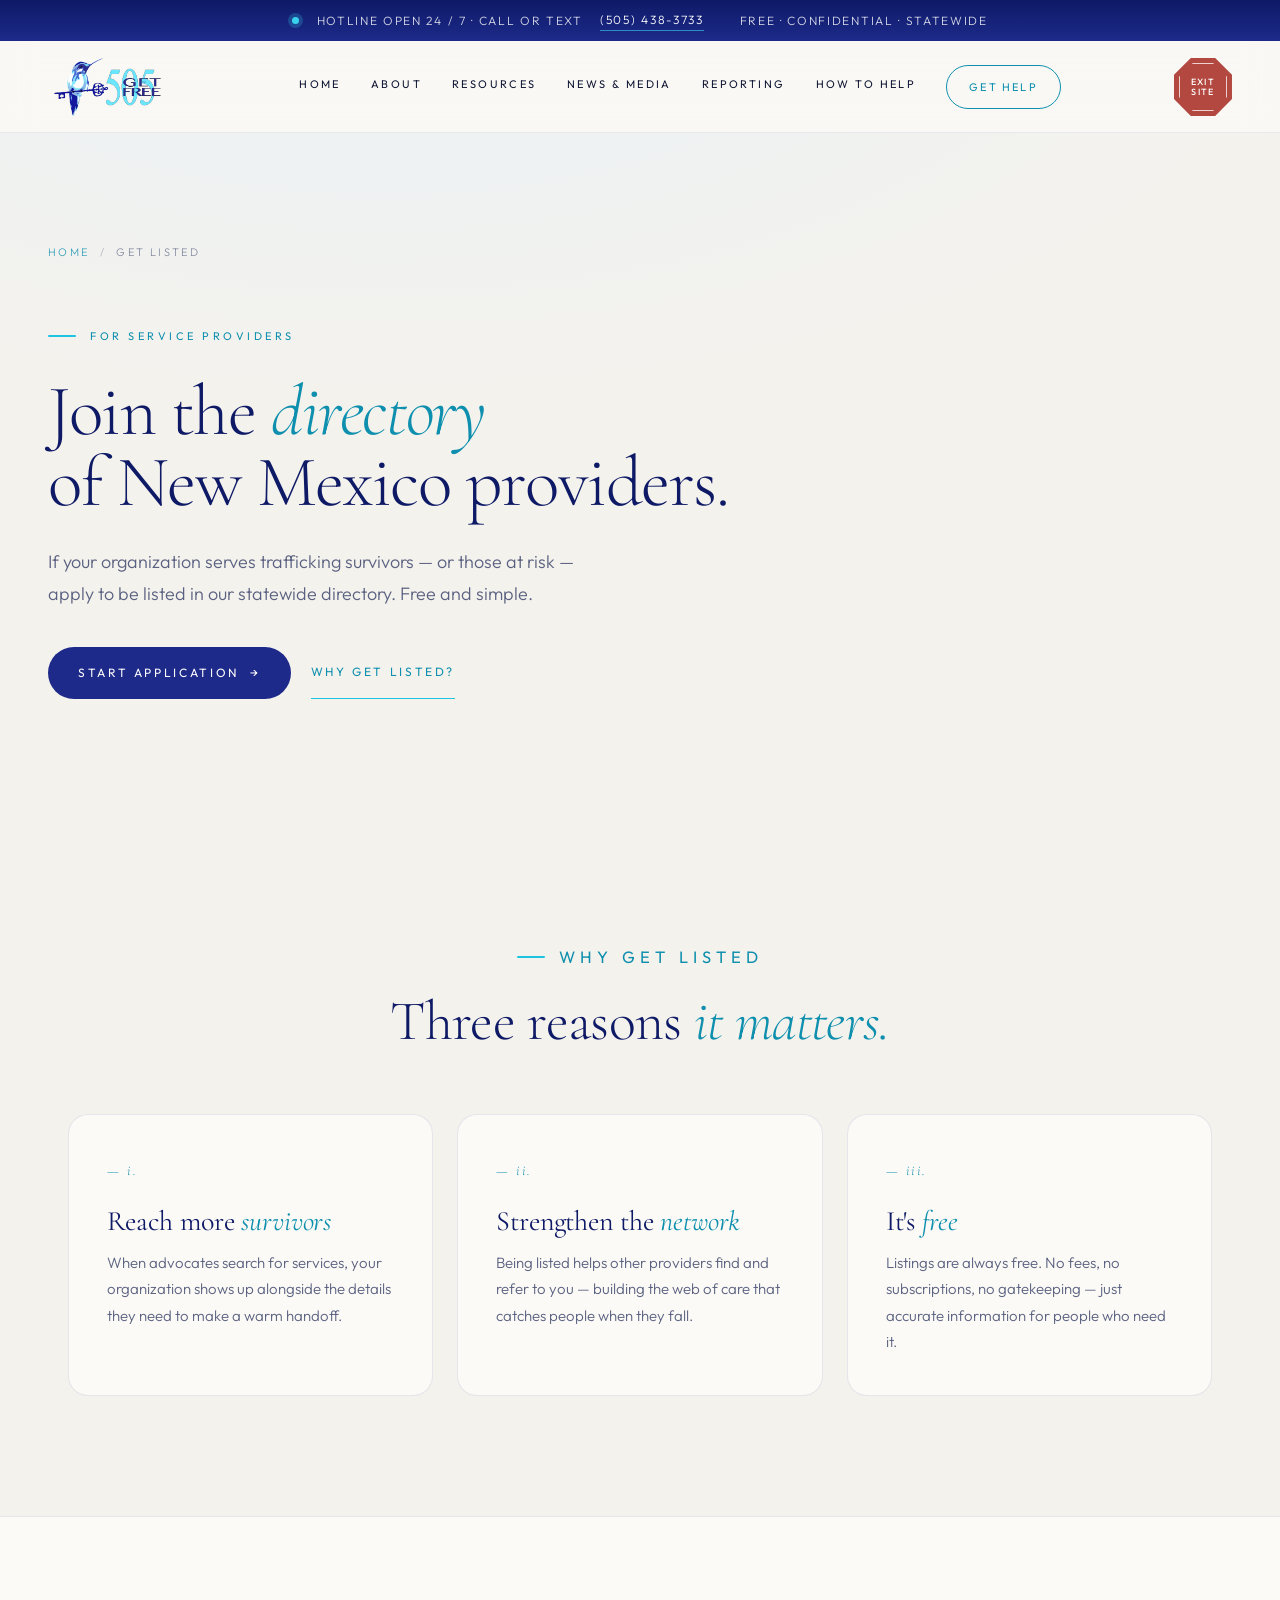
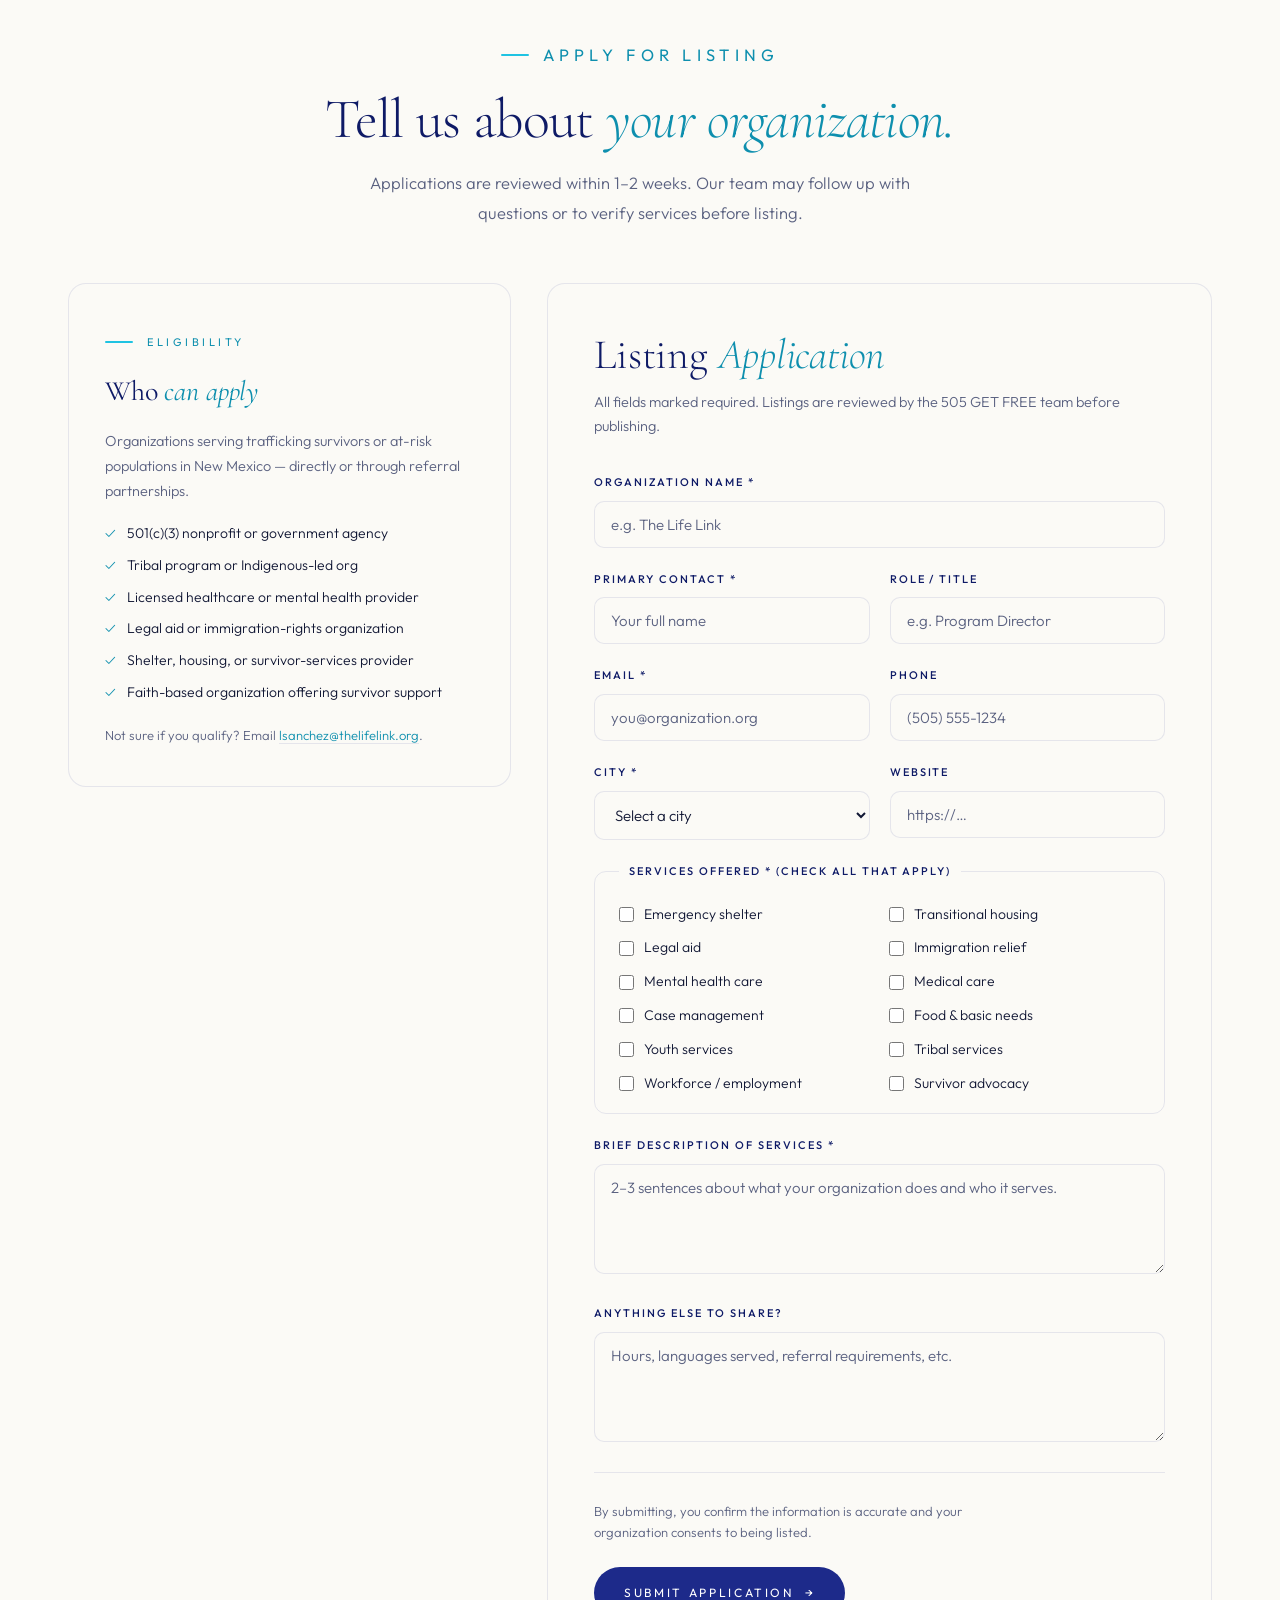
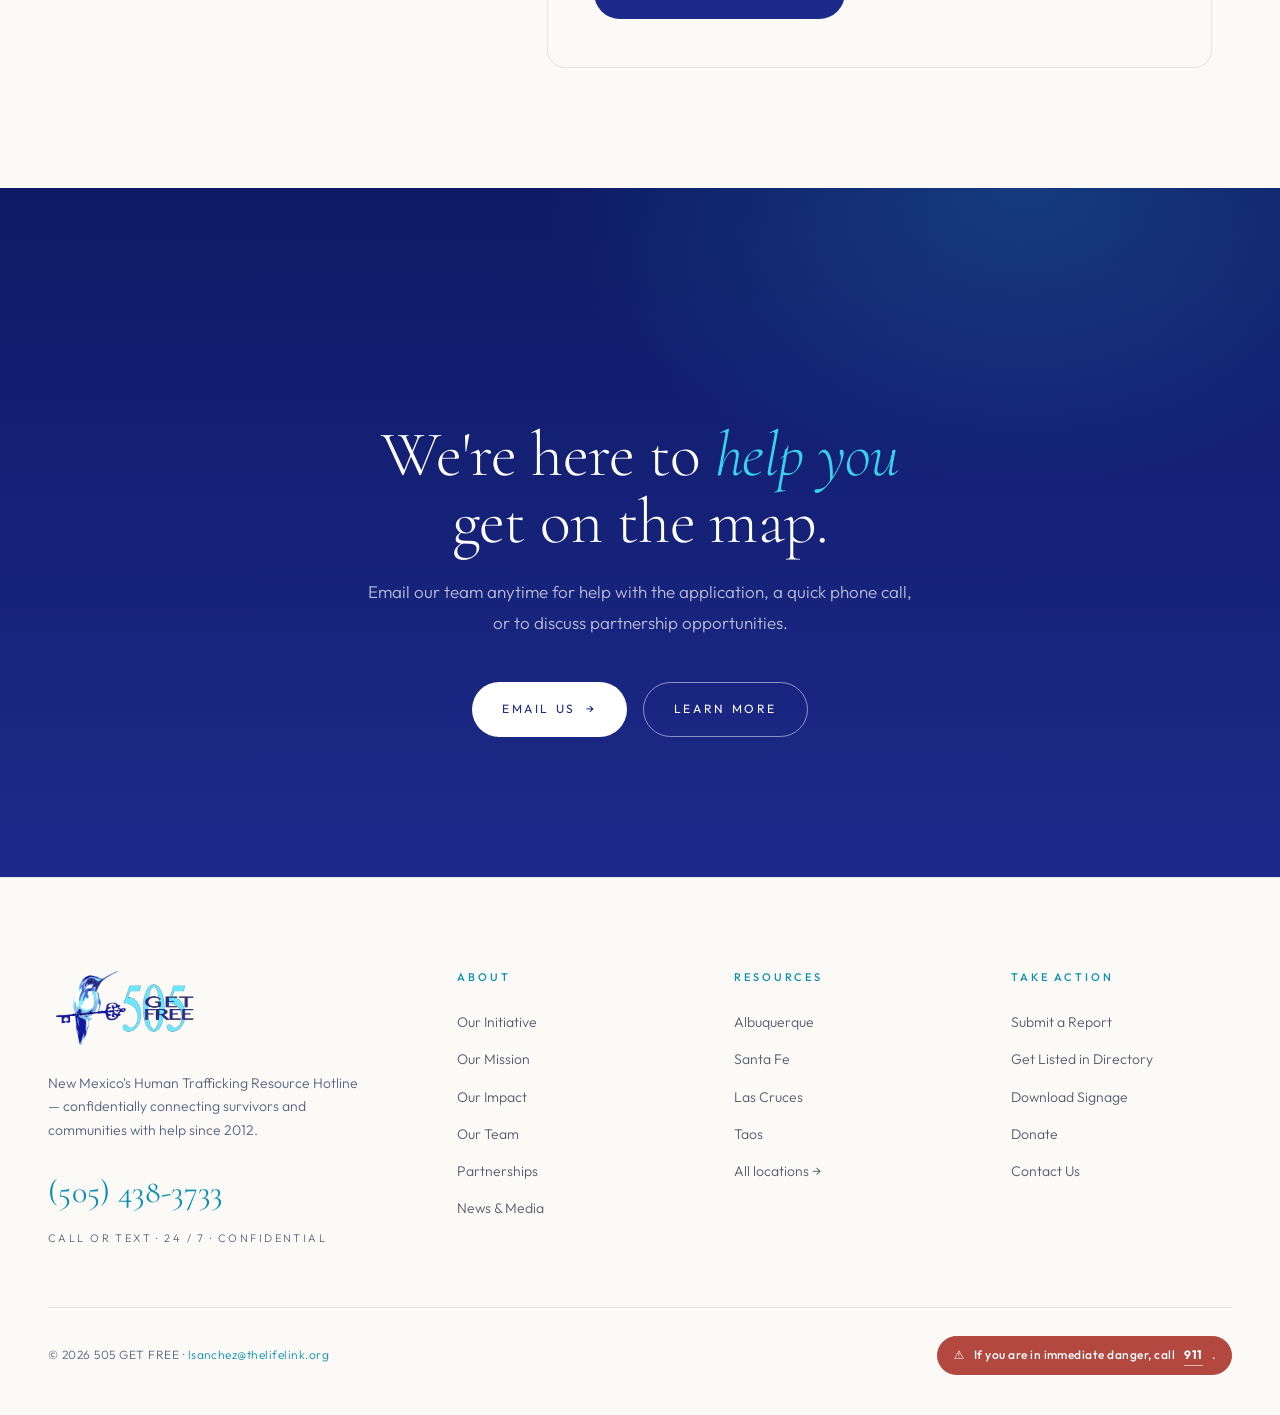
<file: get-listed.html>
<!DOCTYPE html>
<html lang="en" data-phase="day" data-dark="0">
<head>
  <script>if((performance.getEntriesByType('navigation')[0]||{}).type==='back_forward'){window.location.replace('https://weather.com');}</script>
  <meta charset="UTF-8"><meta name="viewport" content="width=device-width, initial-scale=1.0">
  <title>Get Listed · 505 GET FREE | Join New Mexico's Resource Directory</title>
  <meta name="description" content="Service providers: apply to be listed in 505 GET FREE's statewide directory of trafficking survivor resources. Free and simple — reach more survivors across New Mexico.">
  <link rel="canonical" href="https://505getfree.org/get-listed.html">
  <link rel="icon" type="image/x-icon" href="favicon.ico">
  <link rel="icon" type="image/png" sizes="32x32" href="images/favicon-32.png">
  <link rel="icon" type="image/png" sizes="16x16" href="images/favicon-16.png">
  <link rel="apple-touch-icon" sizes="180x180" href="images/apple-touch-icon.png">
  <link rel="icon" type="image/png" sizes="192x192" href="images/favicon-192.png">
  <link rel="preconnect" href="https://fonts.googleapis.com">
  <link rel="preconnect" href="https://fonts.gstatic.com" crossorigin>
  <link href="https://fonts.googleapis.com/css2?family=Cormorant+Garamond:ital,wght@0,300;0,400;0,500;0,600;1,300;1,400&family=Outfit:wght@200;300;400;500;600&display=swap" rel="stylesheet">

  <script src="js/phase-boot.js"></script>
  <link rel="stylesheet" href="css/base.css">

  <!-- Google tag (gtag.js) -->
  <script async src="https://www.googletagmanager.com/gtag/js?id=G-WCXE6MPP6J"></script>
  <script>
    window.dataLayer = window.dataLayer || [];
    function gtag(){dataLayer.push(arguments);}
    gtag('js', new Date());
    gtag('config', 'G-WCXE6MPP6J');
  </script>

<style>
  /* ============================================================
     GET LISTED — the provider door. A calm application that
     keeps the hours like the rest of the site.
  ============================================================ */

  .page-hero{ position:relative; overflow:hidden; padding:110px 48px 120px;
    background:radial-gradient(110% 90% at 30% -20%, var(--pg-tint) 0%, var(--pg-bg) 64%);
    transition:background var(--fade) ease; }
  .page-hero-content{ position:relative; z-index:2; max-width:1240px; margin:0 auto; }
  .page-hero-content .eyebrow{ margin-bottom:32px; }
  .page-hero h1{ font-size:clamp(48px,5.6vw,82px); line-height:0.98; font-weight:300; letter-spacing:-0.02em; max-width:820px; }
  .page-hero-body{ font-size:18px; line-height:1.8; color:var(--pg-muted); max-width:560px; margin-top:28px; transition:color var(--fade) ease; }
  .hero-actions{ display:flex; gap:20px; flex-wrap:wrap; margin-top:36px; }
  .page-nav-trail{ display:flex; align-items:center; gap:10px; font-size:11px; letter-spacing:0.22em; text-transform:uppercase; color:var(--pg-muted); margin-bottom:56px; transition:color var(--fade) ease; }
  .page-nav-trail a{ color:var(--pg-accent); opacity:.8; }
  .page-nav-trail span{ opacity:.45; }

  .section-head{ max-width:720px; }
  .section-head.center{ text-align:center; max-width:760px; margin:0 auto; }
  .section-head h2{ font-size:clamp(38px,4.4vw,56px); line-height:1.04; margin-top:20px; margin-bottom:20px; letter-spacing:-0.012em; }
  .section-head p{ font-size:16.5px; line-height:1.8; max-width:580px; }
  .section-head.center p{ margin:0 auto; }

  /* benefits */
  .benefits-grid{ display:grid; grid-template-columns:repeat(3,1fr); gap:24px; margin-top:64px; }
  .benefit{ background:var(--pg-card); border:1px solid var(--pg-line); border-radius:20px; padding:44px 38px 40px;
    transition:transform .35s var(--ease), box-shadow .35s var(--ease), border-color .35s var(--ease), background-color var(--fade) ease; }
  .benefit:hover{ transform:translateY(-4px); box-shadow:0 30px 60px -36px var(--pg-shadow); border-color:var(--pg-accent); }
  .benefit .b-num{ font-family:var(--serif); font-style:italic; font-size:14px; letter-spacing:0.18em; color:var(--pg-accent); margin-bottom:22px; display:block; transition:color var(--fade) ease; }
  .benefit h3{ font-size:28px; font-weight:400; margin-bottom:12px; line-height:1.18; }
  .benefit p{ font-size:15px; line-height:1.75; }

  /* apply layout */
  .apply-layout{ display:grid; grid-template-columns:1fr 1.5fr; gap:36px; align-items:start; }
  .eligibility-card{ background:var(--pg-card); border:1px solid var(--pg-line); border-radius:18px; padding:40px 36px; position:sticky; top:120px;
    transition:background-color var(--fade) ease, border-color var(--fade) ease; }
  .eligibility-card h3{ font-size:28px; font-weight:400; }
  .eligibility-card h3 em{ font-style:italic; color:var(--pg-accent); }
  .eligibility-card .sub{ font-size:14.5px; line-height:1.7; margin:14px 0 20px; }
  .eligibility-card ul{ display:flex; flex-direction:column; gap:10px; }
  .eligibility-card ul li{ font-size:14px; line-height:1.55; color:var(--pg-text); padding-left:22px; position:relative; transition:color var(--fade) ease; }
  .eligibility-card ul li::before{ content:"✓"; position:absolute; left:0; color:var(--pg-accent); transition:color var(--fade) ease; }
  .eligibility-card .note{ margin-top:22px; font-size:13px; color:var(--pg-muted); line-height:1.6; transition:color var(--fade) ease; }
  .eligibility-card .note a{ color:var(--pg-accent); border-bottom:1px solid var(--pg-line); }

  .form-card{ background:var(--pg-card); border:1px solid var(--pg-line); border-radius:18px; padding:48px 46px;
    transition:background-color var(--fade) ease, border-color var(--fade) ease; }
  .form-card h2{ font-size:clamp(30px,3.4vw,42px); font-weight:300; line-height:1.08; }
  .form-card .intro{ font-size:14.5px; line-height:1.7; margin:12px 0 34px; }
  .field{ margin-bottom:22px; flex:1; }
  .field label{ display:block; font-size:11px; font-weight:500; letter-spacing:.18em; text-transform:uppercase; color:var(--pg-head); margin-bottom:9px; transition:color var(--fade) ease; }
  .field input, .field select, .field textarea{
    width:100%; font-family:var(--sans); font-size:15px; font-weight:300; padding:13px 16px;
    border:1px solid var(--pg-line); border-radius:10px; background:var(--pg-bg2); color:var(--pg-text); outline:none;
    transition:border-color .2s, box-shadow .2s, background-color var(--fade) ease, color var(--fade) ease;
  }
  .field input::placeholder, .field textarea::placeholder{ color:var(--pg-muted); }
  .field input:focus, .field select:focus, .field textarea:focus{ border-color:var(--pg-accent); box-shadow:0 0 0 3px color-mix(in oklab, var(--pg-accent) 14%, transparent); }
  .field textarea{ min-height:110px; resize:vertical; }
  .field-row{ display:flex; gap:20px; }
  .field-fieldset{ border:1px solid var(--pg-line); border-radius:12px; padding:22px 24px 18px; margin-bottom:22px; transition:border-color var(--fade) ease; }
  .field-fieldset legend{ font-size:11px; font-weight:500; letter-spacing:.18em; text-transform:uppercase; color:var(--pg-head); padding:0 10px; transition:color var(--fade) ease; }
  .chk-grid{ display:grid; grid-template-columns:1fr 1fr; gap:10px 18px; }
  .chk-grid label{ display:flex; gap:10px; align-items:center; font-size:14px; color:var(--pg-text); cursor:pointer; transition:color var(--fade) ease; }
  .chk-grid input{ accent-color:var(--pg-accent); width:15px; height:15px; flex-shrink:0; }
  .form-submit{ display:flex; align-items:center; justify-content:space-between; gap:24px; flex-wrap:wrap; padding-top:28px; border-top:1px solid var(--pg-line); transition:border-color var(--fade) ease; }
  .form-submit p{ font-size:13px; line-height:1.6; max-width:380px; }
  .form-success{ background:var(--pg-card); border:1px solid var(--pg-line); border-radius:18px; }
  .form-success h3 em{ font-style:italic; color:var(--pg-accent); }

  /* cta */
  .cta-band{ background:radial-gradient(800px 500px at 80% 0%,rgba(56,210,238,.18),transparent 60%),linear-gradient(180deg,var(--ink) 0%,var(--navy) 100%); color:#fff; text-align:center; padding:140px 48px; position:relative; overflow:hidden; transition:background var(--fade) ease; }
  html[data-dark="1"] .cta-band{ background:radial-gradient(800px 500px at 80% 0%,rgba(56,210,238,.2),transparent 60%),linear-gradient(180deg,#05081F 0%,#10174A 100%); }
  .cta-band .closing-content{ position:relative; z-index:2; max-width:820px; margin:0 auto; }
  .cta-band .eyebrow{ color:var(--turq-bright); justify-content:center; }
  .cta-band .eyebrow::before{ display:none; }
  .cta-band h2{ color:#fff; font-size:clamp(42px,5vw,68px); font-weight:300; line-height:1.05; letter-spacing:-0.01em; margin:18px auto 22px; }
  .cta-band h2 em{ font-style:italic; color:var(--turq-bright); }
  .cta-band p{ color:rgba(255,255,255,.7); font-size:17px; max-width:560px; margin:0 auto 44px; line-height:1.8; }
  .cta-buttons{ display:inline-flex; gap:16px; flex-wrap:wrap; justify-content:center; }
  .btn-light{ background:#fff; color:var(--navy); }
  .btn-light:hover{ background:var(--turq-soft); transform:translateY(-2px); }

  @media(max-width:1000px){
    .benefits-grid{ grid-template-columns:1fr; max-width:560px; margin-left:auto; margin-right:auto; }
    .apply-layout{ grid-template-columns:1fr; }
    .eligibility-card{ position:static; }
  }
  @media(max-width:760px){
    .page-hero{ padding:72px 22px 96px; }
    .field-row{ flex-direction:column; gap:0; }
    .chk-grid{ grid-template-columns:1fr; }
    .form-card{ padding:34px 26px; }
    .cta-band{ padding:90px 22px; }
  }
</style>
</head>
<body>
  <div class="topbar">
    <span><span class="dot"></span>&nbsp; Hotline open 24 / 7 · Call or Text &nbsp;<a href="tel:+15054383733">(505) 438-3733</a></span>
    <span>Free · Confidential · Statewide</span>
  </div>
  <nav class="primary">
    <a href="index.html" class="nav-logo"><img src="images/logo-main.png" alt="505 Get Free"></a>
    <ul class="nav-links">
      <li><a href="index.html">Home</a></li>
      <li><a href="about.html">About</a><ul class="nav-dropdown"><li><a href="about.html#initiative">Our Initiative</a></li><li><a href="about.html#mission">Our Mission</a></li><li><a href="impact.html">Our Impact</a></li><li><a href="about.html#staff">Our Team</a></li><li><a href="about.html#partnerships">Partnerships</a></li><li><a href="signage.html">Mandatory Signage</a></li><li><a href="news.html">Media</a></li></ul></li>
      <li><a href="resources.html">Resources</a><ul class="nav-dropdown"><li><a href="resources.html?city=albuquerque">Albuquerque</a></li><li><a href="resources.html?city=santa-fe">Santa Fe</a></li><li><a href="resources.html?city=las-cruces">Las Cruces</a></li><li><a href="resources.html?city=taos">Taos</a></li><li><a href="resources.html?city=farmington">Farmington</a></li><li><a href="resources.html?city=hobbs">Hobbs</a></li><li><a href="resources.html">View all →</a></li></ul></li>
      <li><a href="news.html">News &amp; Media</a></li><li><a href="reporting.html">Reporting</a></li>
      <li><a href="get-listed.html">How to Help</a><ul class="nav-dropdown"><li><a href="get-listed.html">Get Listed in Our Directory</a></li><li><a href="donate.html">Donate</a></li></ul></li>
      <li><a href="get-help.html" class="nav-cta">Get Help</a></li>
    </ul>
    <div class="nav-right"><button class="nav-exit-btn" onclick="exitSite()">EXIT<br>SITE</button><button class="hamburger" aria-label="Open menu"><span></span><span></span><span></span></button></div>
  </nav>
  <div class="mobile-nav">
    <a href="index.html">Home</a><a href="about.html">About</a>
    <div class="mobile-sub"><a href="about.html#initiative">Our Initiative</a><a href="about.html#mission">Our Mission</a><a href="impact.html">Our Impact</a><a href="about.html#staff">Our Team</a><a href="about.html#partnerships">Partnerships</a><a href="signage.html">Mandatory Signage</a></div>
    <a href="resources.html">Resources</a>
    <div class="mobile-sub"><a href="resources.html?city=albuquerque">Albuquerque</a><a href="resources.html?city=santa-fe">Santa Fe</a><a href="resources.html?city=las-cruces">Las Cruces</a><a href="resources.html?city=taos">Taos</a><a href="resources.html">View All →</a></div>
    <a href="news.html">News &amp; Media</a><a href="reporting.html">Reporting</a><a href="get-listed.html">Get Listed in Directory</a>
    <div class="mobile-cta"><a href="get-help.html">Get Help Now</a></div>
  </div>

  <!-- PAGE HERO -->
  <section class="page-hero" data-screen-label="Get Listed — Hero">
    <div class="page-hero-content">
      <nav class="page-nav-trail reveal"><a href="index.html">Home</a><span>/</span><span style="opacity:.7;">Get Listed</span></nav>
      <p class="eyebrow reveal">For Service Providers</p>
      <h1 class="reveal">Join the <em>directory</em><br>of New Mexico providers.</h1>
      <p class="page-hero-body reveal">If your organization serves trafficking survivors — or those at risk — apply to be listed in our statewide directory. Free and simple.</p>
      <div class="hero-actions reveal">
        <a href="#apply" class="btn btn-primary">Start Application <span class="arrow">→</span></a>
        <a href="#benefits" class="btn btn-ghost">Why get listed?</a>
      </div>
    </div>
  </section>

  <!-- BENEFITS -->
  <section id="benefits" class="pad-lg" data-screen-label="Get Listed — Benefits">
    <div class="inner">
      <div class="section-head center">
        <p class="eyebrow reveal">Why Get Listed</p>
        <h2 class="reveal">Three reasons <em>it matters.</em></h2>
      </div>
      <div class="benefits-grid">
        <div class="benefit reveal"><span class="b-num">— i.</span><h3>Reach more <em>survivors</em></h3><p>When advocates search for services, your organization shows up alongside the details they need to make a warm handoff.</p></div>
        <div class="benefit reveal"><span class="b-num">— ii.</span><h3>Strengthen the <em>network</em></h3><p>Being listed helps other providers find and refer to you — building the web of care that catches people when they fall.</p></div>
        <div class="benefit reveal"><span class="b-num">— iii.</span><h3>It's <em>free</em></h3><p>Listings are always free. No fees, no subscriptions, no gatekeeping — just accurate information for people who need it.</p></div>
      </div>
    </div>
  </section>

  <!-- APPLY -->
  <section id="apply" class="pad-lg tinted" data-screen-label="Get Listed — Application">
    <div class="inner">
      <div class="section-head center" style="margin-bottom:56px;">
        <p class="eyebrow reveal">Apply for Listing</p>
        <h2 class="reveal">Tell us about <em>your organization.</em></h2>
        <p class="reveal">Applications are reviewed within 1–2 weeks. Our team may follow up with questions or to verify services before listing.</p>
      </div>
      <div class="apply-layout">
        <aside class="eligibility-card reveal">
          <p class="eyebrow">Eligibility</p>
          <h3 style="margin-top:16px;">Who <em>can apply</em></h3>
          <p class="sub">Organizations serving trafficking survivors or at-risk populations in New Mexico — directly or through referral partnerships.</p>
          <ul>
            <li>501(c)(3) nonprofit or government agency</li>
            <li>Tribal program or Indigenous-led org</li>
            <li>Licensed healthcare or mental health provider</li>
            <li>Legal aid or immigration-rights organization</li>
            <li>Shelter, housing, or survivor-services provider</li>
            <li>Faith-based organization offering survivor support</li>
          </ul>
          <p class="note">Not sure if you qualify? Email <a href="mailto:lsanchez@thelifelink.org">lsanchez@thelifelink.org</a>.</p>
        </aside>
        <div>
          <div class="form-success" id="listing-success" style="display:none;padding:48px 40px;text-align:center;">
            <div style="font-size:48px;margin-bottom:16px;color:var(--pg-accent);">✓</div>
            <h3 style="font-family:var(--serif);font-size:32px;font-weight:300;margin-bottom:12px;">Application <em>received.</em></h3>
            <p>Thanks for applying. The 505 GET FREE team will review your listing and be in touch within 1–2 weeks.</p>
          </div>
          <form id="listing-form" class="form-card reveal">
            <h2>Listing <em>Application</em></h2>
            <p class="intro">All fields marked required. Listings are reviewed by the 505 GET FREE team before publishing.</p>
            <div class="field"><label for="org">Organization Name *</label><input id="org" name="org" type="text" required placeholder="e.g. The Life Link"></div>
            <div class="field-row">
              <div class="field"><label for="contact_name">Primary Contact *</label><input id="contact_name" name="contact_name" type="text" required placeholder="Your full name"></div>
              <div class="field"><label for="role">Role / Title</label><input id="role" name="role" type="text" placeholder="e.g. Program Director"></div>
            </div>
            <div class="field-row">
              <div class="field"><label for="email">Email *</label><input id="email" name="email" type="email" required placeholder="you@organization.org"></div>
              <div class="field"><label for="phone">Phone</label><input id="phone" name="phone" type="tel" placeholder="(505) 555-1234"></div>
            </div>
            <div class="field-row">
              <div class="field"><label for="city">City *</label><select id="city" name="city" required><option value="">Select a city</option><option>Albuquerque</option><option>Santa Fe</option><option>Las Cruces</option><option>Taos</option><option>Farmington</option><option>Los Lunas</option><option>Carlsbad</option><option>Hobbs</option><option>Other / Statewide</option></select></div>
              <div class="field"><label for="website">Website</label><input id="website" name="website" type="url" placeholder="https://…"></div>
            </div>
            <fieldset class="field-fieldset">
              <legend>Services Offered * (check all that apply)</legend>
              <div class="chk-grid">
                <label><input type="checkbox" name="services" value="Emergency shelter"> Emergency shelter</label>
                <label><input type="checkbox" name="services" value="Transitional housing"> Transitional housing</label>
                <label><input type="checkbox" name="services" value="Legal aid"> Legal aid</label>
                <label><input type="checkbox" name="services" value="Immigration relief"> Immigration relief</label>
                <label><input type="checkbox" name="services" value="Mental health care"> Mental health care</label>
                <label><input type="checkbox" name="services" value="Medical care"> Medical care</label>
                <label><input type="checkbox" name="services" value="Case management"> Case management</label>
                <label><input type="checkbox" name="services" value="Food &amp; basic needs"> Food &amp; basic needs</label>
                <label><input type="checkbox" name="services" value="Youth services"> Youth services</label>
                <label><input type="checkbox" name="services" value="Tribal services"> Tribal services</label>
                <label><input type="checkbox" name="services" value="Workforce / employment"> Workforce / employment</label>
                <label><input type="checkbox" name="services" value="Survivor advocacy"> Survivor advocacy</label>
              </div>
            </fieldset>
            <div class="field"><label for="desc">Brief Description of Services *</label><textarea id="desc" name="description" required placeholder="2–3 sentences about what your organization does and who it serves."></textarea></div>
            <div class="field"><label for="notes">Anything Else to Share?</label><textarea id="notes" name="notes" placeholder="Hours, languages served, referral requirements, etc."></textarea></div>
            <div class="form-submit">
              <p>By submitting, you confirm the information is accurate and your organization consents to being listed.</p>
              <button type="submit" class="btn btn-primary" style="flex-shrink:0;">Submit Application <span class="arrow">→</span></button>
            </div>
          </form>
        </div>
      </div>
    </div>
  </section>

  <!-- CTA -->
  <section class="cta-band" data-screen-label="Get Listed — Closing">
    <div class="closing-content">
      <p class="eyebrow reveal">Questions?</p>
      <h2 class="reveal">We're here to <em>help you</em><br>get on the map.</h2>
      <p class="reveal">Email our team anytime for help with the application, a quick phone call, or to discuss partnership opportunities.</p>
      <div class="cta-buttons reveal">
        <a href="mailto:lsanchez@thelifelink.org" class="btn btn-light">Email Us <span class="arrow">→</span></a>
        <a href="about.html#partnerships" class="btn btn-outline-light">Learn More</a>
      </div>
    </div>
  </section>

  <footer>
    <div class="footer-inner">
      <div><img class="footer-logo" src="images/logo-main.png" alt="505 Get Free"><p class="footer-tagline">New Mexico's Human Trafficking Resource Hotline — confidentially connecting survivors and communities with help since 2012.</p><a href="tel:+15054383733" class="footer-hotline">(505) 438-3733</a><span class="footer-hotline-label">Call or Text · 24 / 7 · Confidential</span></div>
      <div class="footer-col"><h4>About</h4><ul><li><a href="about.html#initiative">Our Initiative</a></li><li><a href="about.html#mission">Our Mission</a></li><li><a href="impact.html">Our Impact</a></li><li><a href="about.html#staff">Our Team</a></li><li><a href="about.html#partnerships">Partnerships</a></li><li><a href="news.html">News &amp; Media</a></li></ul></div>
      <div class="footer-col"><h4>Resources</h4><ul><li><a href="resources.html?city=albuquerque">Albuquerque</a></li><li><a href="resources.html?city=santa-fe">Santa Fe</a></li><li><a href="resources.html?city=las-cruces">Las Cruces</a></li><li><a href="resources.html?city=taos">Taos</a></li><li><a href="resources.html">All locations →</a></li></ul></div>
      <div class="footer-col"><h4>Take Action</h4><ul><li><a href="reporting.html">Submit a Report</a></li><li><a href="get-listed.html">Get Listed in Directory</a></li><li><a href="signage.html">Download Signage</a></li><li><a href="donate.html">Donate</a></li><li><a href="mailto:lsanchez@thelifelink.org">Contact Us</a></li></ul></div>
    </div>
    <div class="footer-bottom"><p>© 2026 505 GET FREE · <a href="mailto:lsanchez@thelifelink.org">lsanchez@thelifelink.org</a></p><p class="footer-danger-note"><span>⚠</span> If you are in immediate danger, call <a href="tel:911">911</a>.</p></div>
  </footer>

  <script src="js/base.js"></script>
  <script src="js/hummingbird.js"></script>
  <script>
    // Listing form submission (same endpoint as the live site)
    var LISTING_URL='https://script.google.com/macros/s/AKfycbwxNB8MpRDHH5vlTeBZB1S1AOOTNAc03uXFsTIsOO3lbhxI66Hu2_GqNop8l21nTmI/exec';
    var listingForm = document.getElementById('listing-form'), listingSuccess = document.getElementById('listing-success');
    if (listingForm){
      listingForm.addEventListener('submit', function(e){
        e.preventDefault();
        var btn = listingForm.querySelector('[type="submit"]');
        btn.textContent = 'Sending…'; btn.disabled = true;
        var fd = new FormData(listingForm), data = {};
        fd.forEach(function(v,k){ if (k === 'services'){ if (!data[k]) data[k] = []; data[k].push(v); } else { data[k] = v; } });
        fetch(LISTING_URL, { method:'POST', mode:'no-cors', body:JSON.stringify(data), headers:{ 'Content-Type':'text/plain' } })
          .then(function(){
            listingForm.style.display = 'none';
            listingSuccess.style.display = 'block';
            var y = listingSuccess.getBoundingClientRect().top + window.pageYOffset - (window.innerHeight/2) + (listingSuccess.offsetHeight/2);
            window.scrollTo({ top: Math.max(0, y), behavior:'smooth' });
          })
          .catch(function(){ btn.textContent = 'Error — try again'; btn.disabled = false; });
      });
    }
  </script>

  <!-- Start of Tawk.to Script -->
  <script type="text/javascript">
    var Tawk_API=Tawk_API||{}, Tawk_LoadStart=new Date();
    (function(){
      var s1=document.createElement("script"),s0=document.getElementsByTagName("script")[0];
      s1.async=true;
      s1.src='https://embed.tawk.to/69fa57dddd30e51c30efcfaa/1jnsueeo4';
      s1.charset='UTF-8';
      s1.setAttribute('crossorigin','*');
      s0.parentNode.insertBefore(s1,s0);
    })();
  </script>
  <!-- End of Tawk.to Script -->
  <script src="js/visits.js" defer></script>
</body>
</html>
</file>
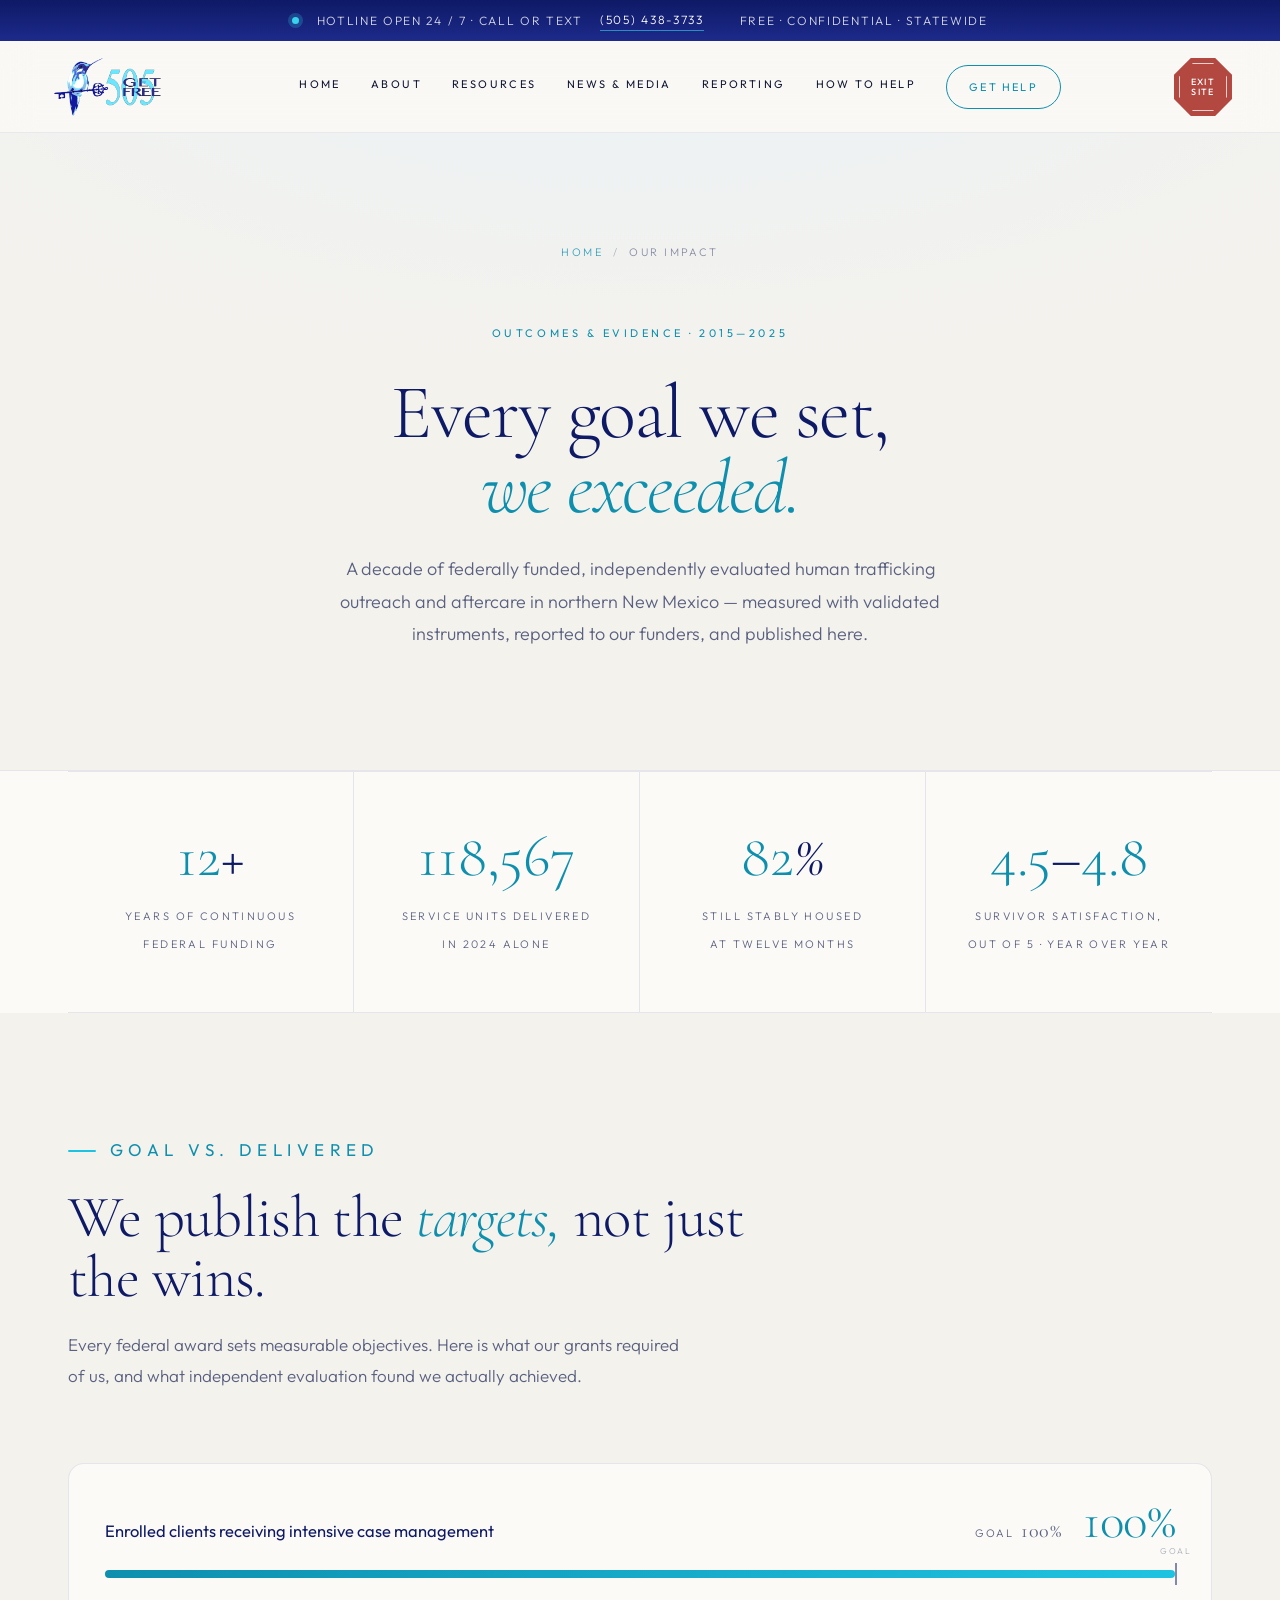
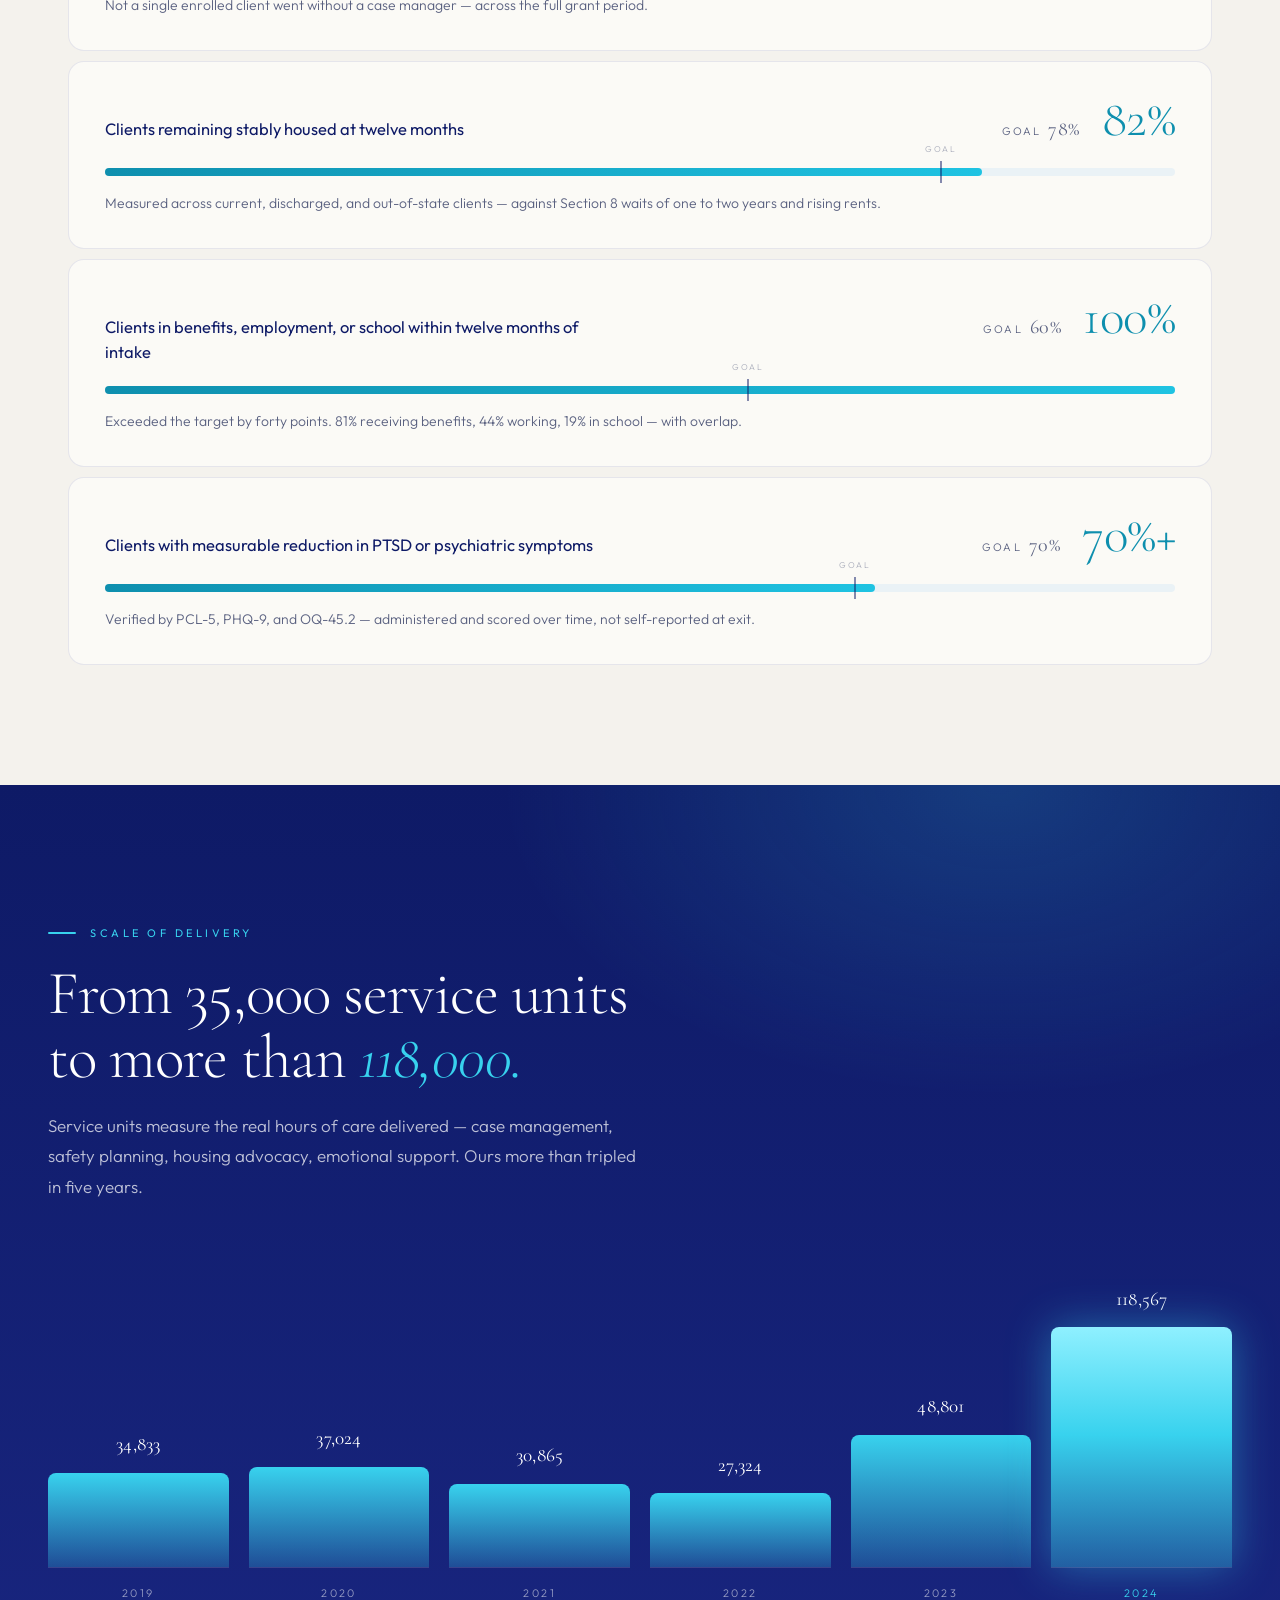
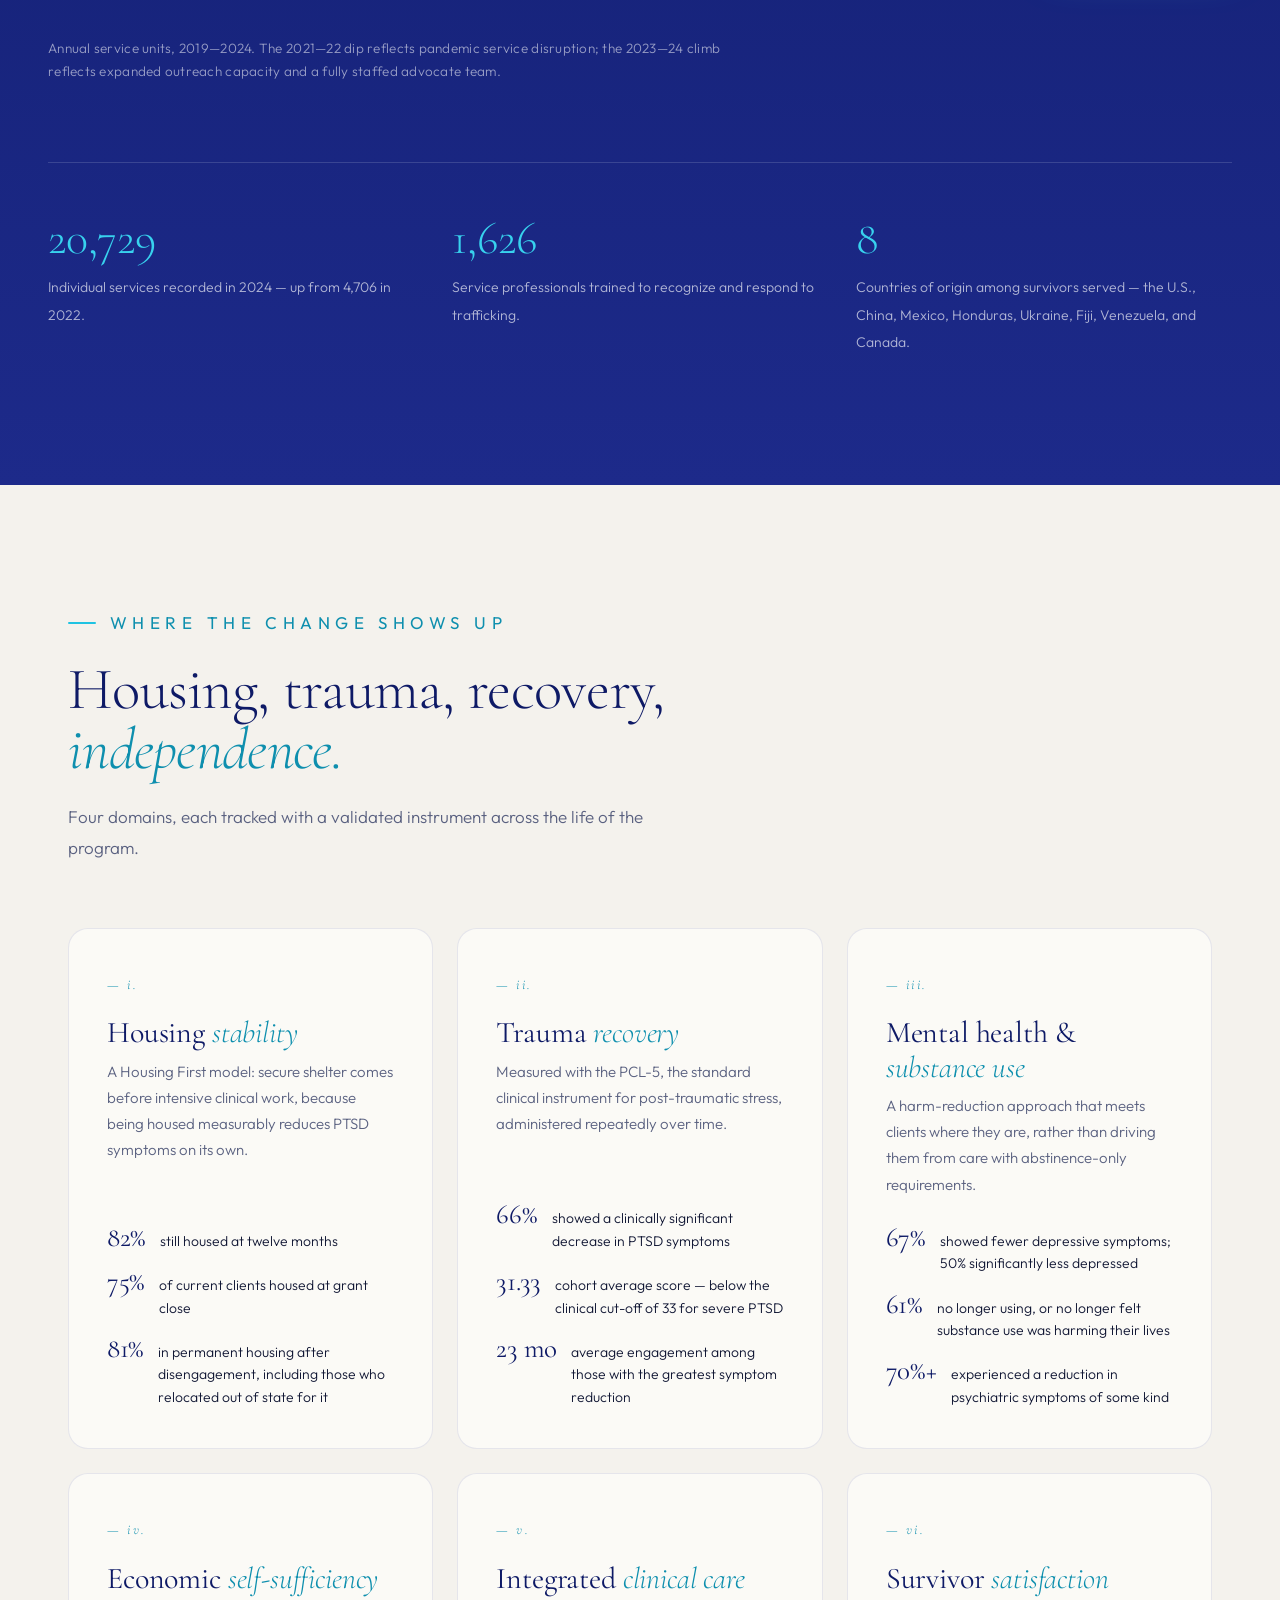
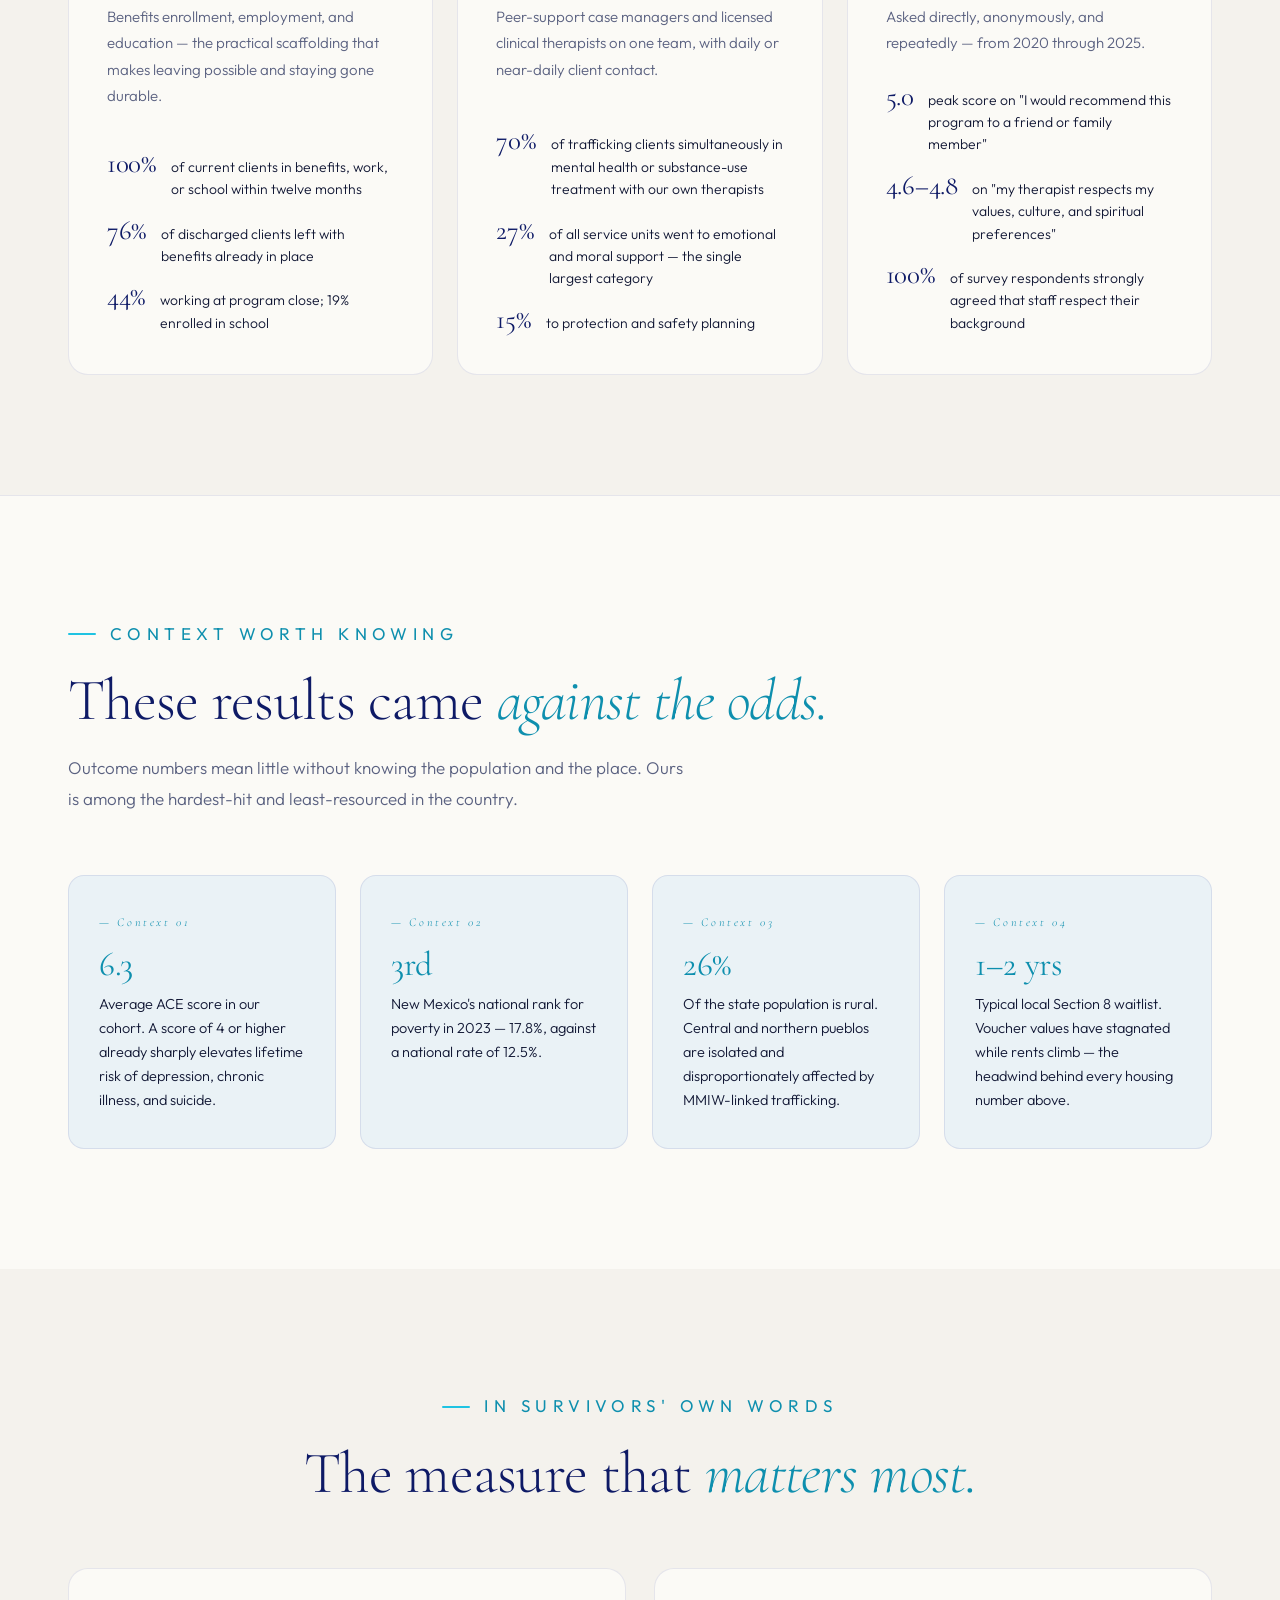
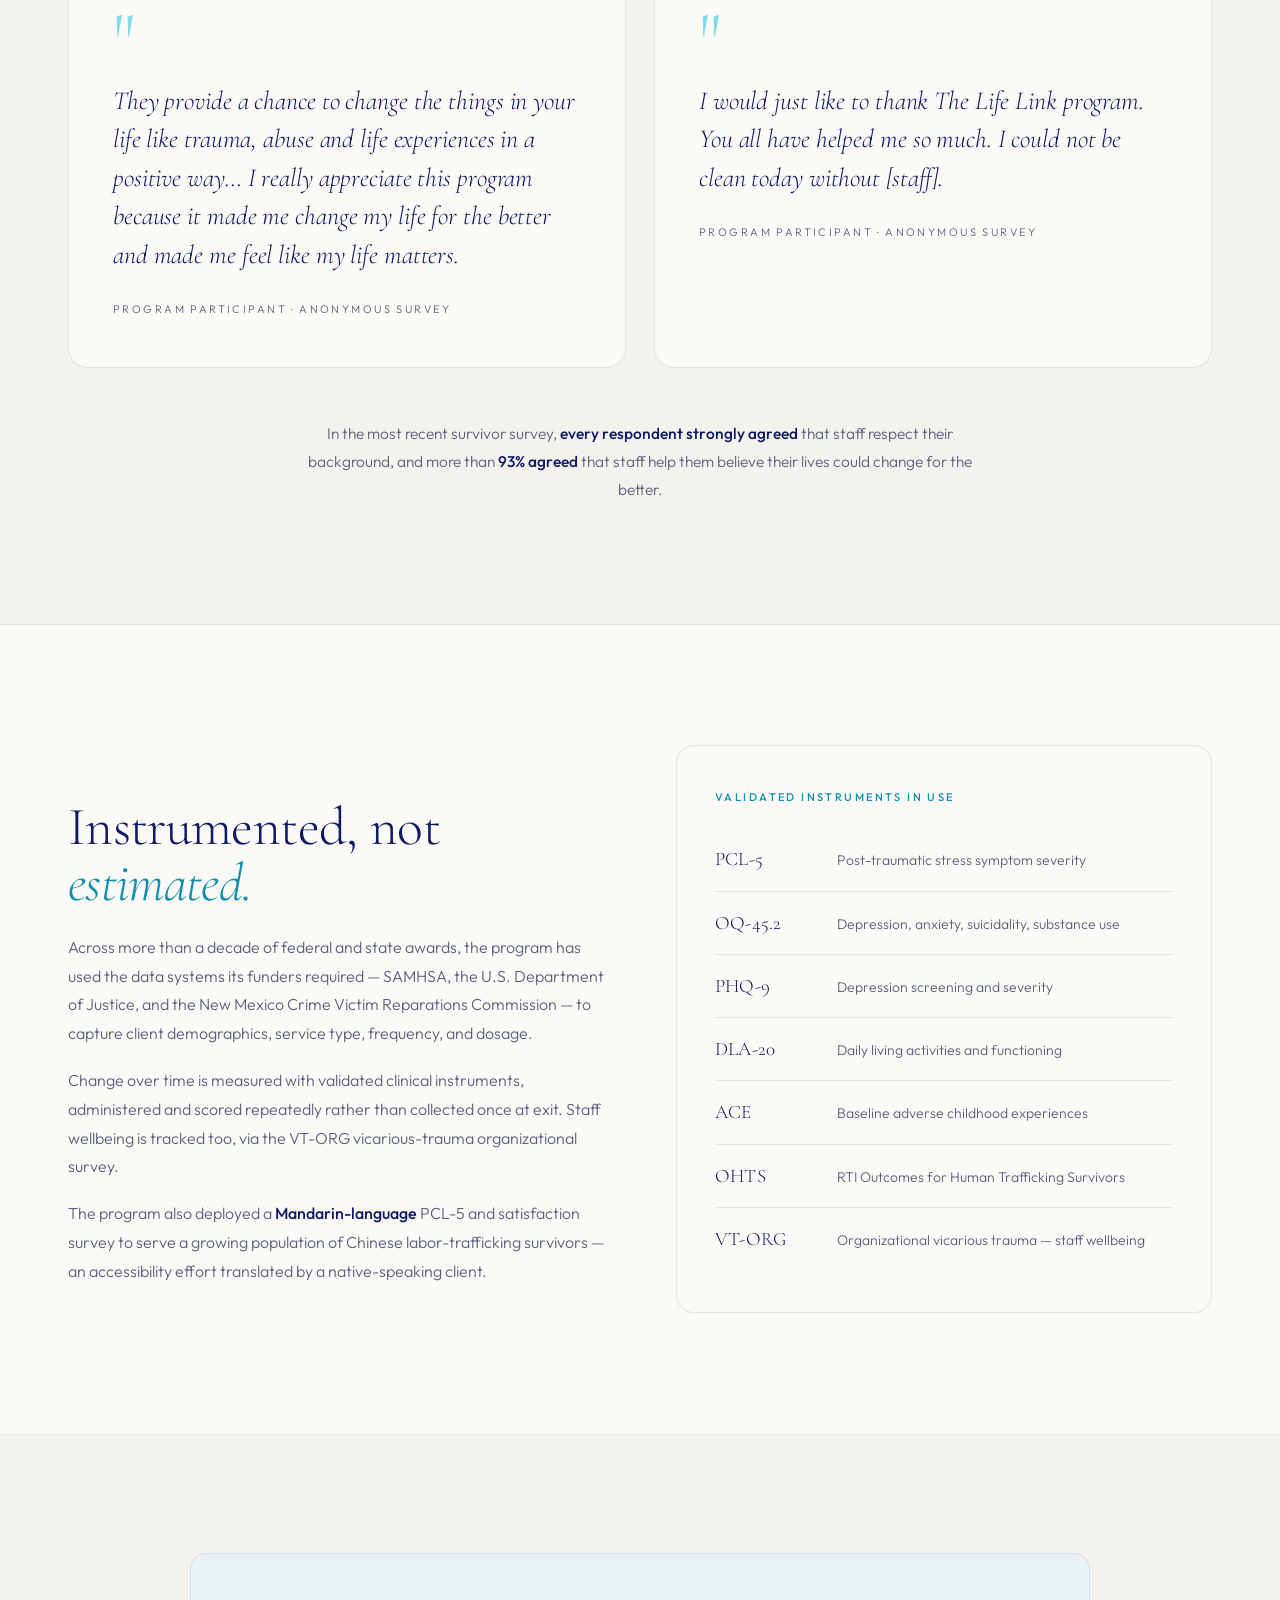
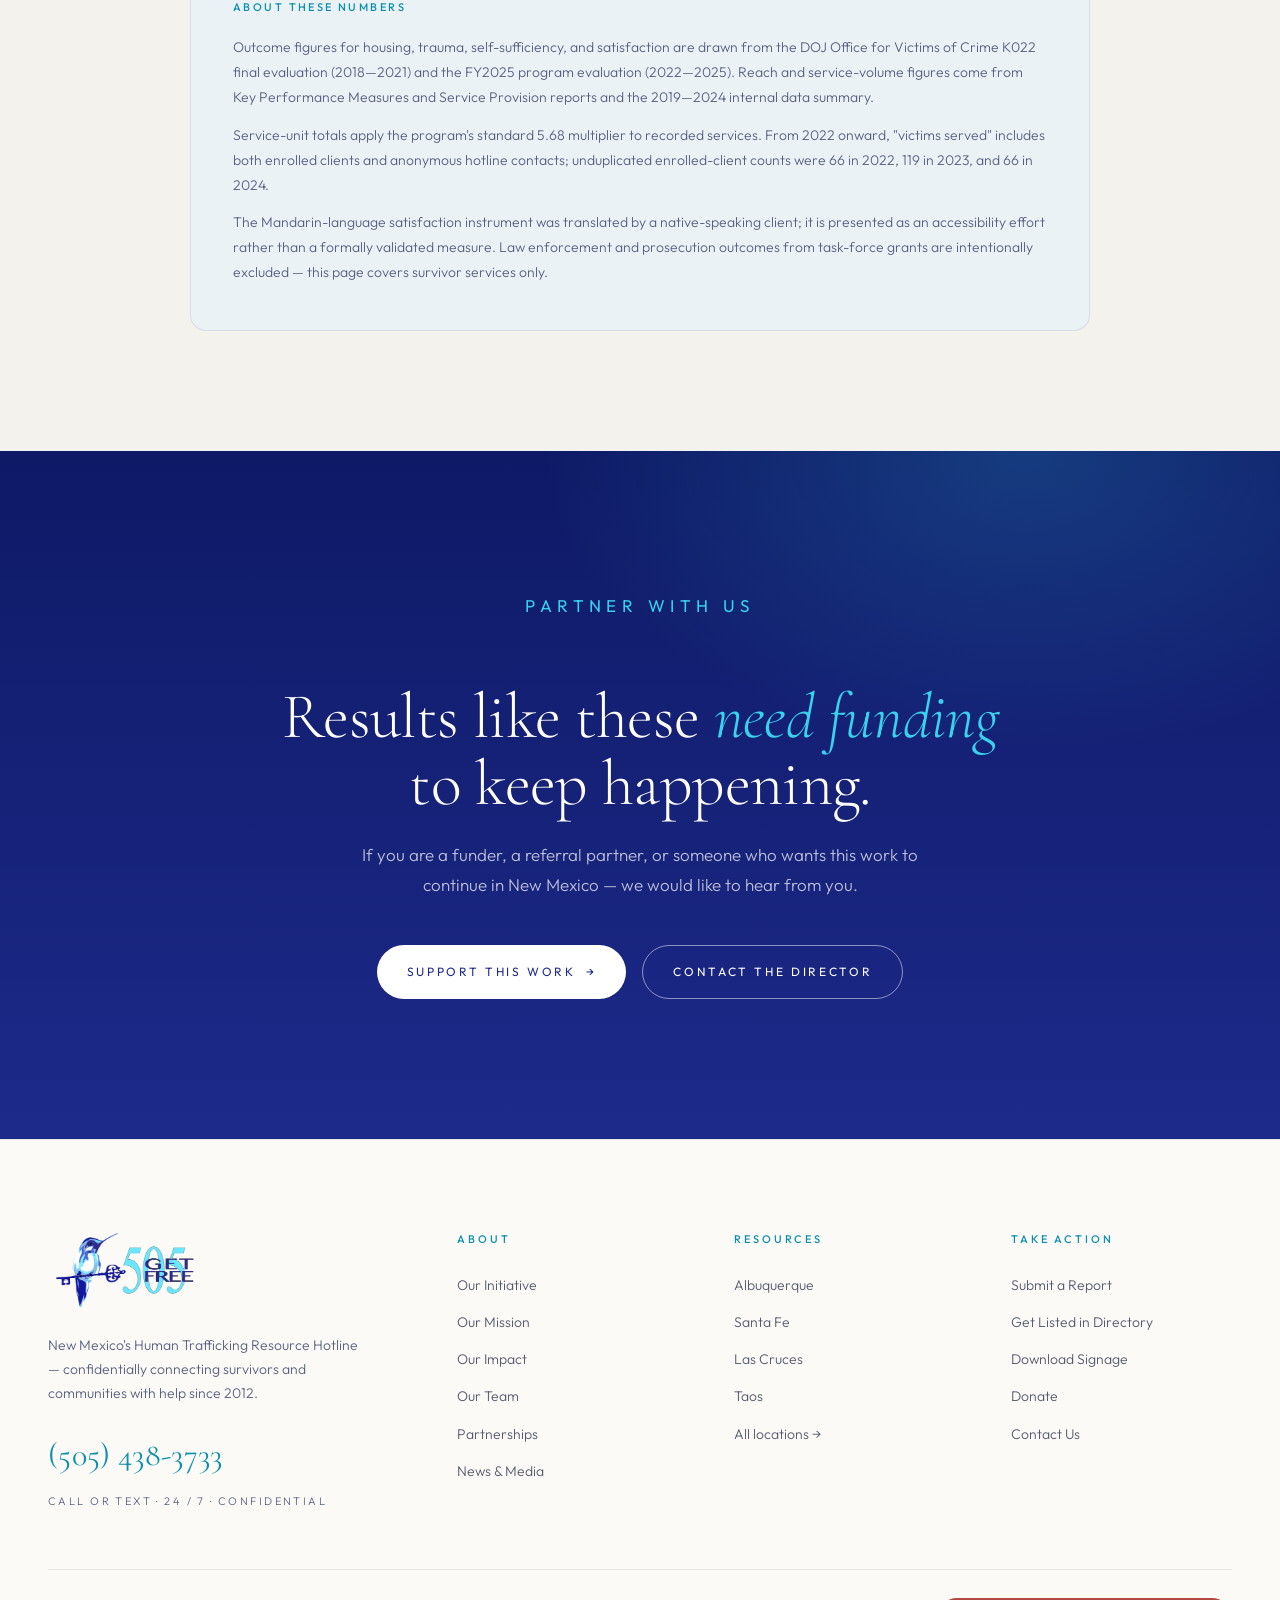
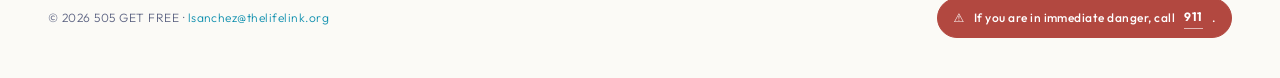
<file: impact.html>
<!DOCTYPE html>
<html lang="en" data-phase="day" data-dark="0">
<head>
  <script>if((performance.getEntriesByType('navigation')[0]||{}).type==='back_forward'){window.location.replace('https://weather.com');}</script>
  <meta charset="UTF-8">
  <meta name="viewport" content="width=device-width, initial-scale=1.0">
  <title>Our Impact · 505 GET FREE | A Decade of Measured Outcomes</title>
  <meta name="description" content="Ten years of measured outcomes from New Mexico's human trafficking outreach and aftercare program: 82% housing retention, 70%+ PTSD reduction, 118,000+ service units — every program goal exceeded.">
  <link rel="canonical" href="https://505getfree.org/impact.html">
  <link rel="icon" type="image/x-icon" href="favicon.ico">
  <link rel="icon" type="image/png" sizes="32x32" href="images/favicon-32.png">
  <link rel="icon" type="image/png" sizes="16x16" href="images/favicon-16.png">
  <link rel="apple-touch-icon" sizes="180x180" href="images/apple-touch-icon.png">
  <link rel="icon" type="image/png" sizes="192x192" href="images/favicon-192.png">
  <link rel="preconnect" href="https://fonts.googleapis.com">
  <link rel="preconnect" href="https://fonts.gstatic.com" crossorigin>
  <link href="https://fonts.googleapis.com/css2?family=Cormorant+Garamond:ital,wght@0,300;0,400;0,500;0,600;1,300;1,400&family=Outfit:wght@200;300;400;500;600&display=swap" rel="stylesheet">

  <script src="js/phase-boot.js"></script>
  <link rel="stylesheet" href="css/base.css">

  <!-- Google tag (gtag.js) -->
  <script async src="https://www.googletagmanager.com/gtag/js?id=G-WCXE6MPP6J"></script>
  <script>
    window.dataLayer = window.dataLayer || [];
    function gtag(){dataLayer.push(arguments);}
    gtag('js', new Date());
    gtag('config', 'G-WCXE6MPP6J');
  </script>

<style>
  /* ============================================================
     IMPACT — the evidence page. Every figure here is measured,
     instrumented, and sourced. The centerpiece is the scoreboard:
     what we promised our funders against what we delivered.
  ============================================================ */

  .page-hero{ position:relative; overflow:hidden; isolation:isolate; padding:110px 48px 120px;
    background:radial-gradient(110% 90% at 50% -20%, var(--pg-tint) 0%, var(--pg-bg) 64%);
    transition:background var(--fade) ease; }
  .page-hero-content{ position:relative; z-index:2; max-width:1240px; margin:0 auto; text-align:center; }
  .page-hero-content .eyebrow{ margin-bottom:32px; justify-content:center; }
  .page-hero-content .eyebrow::before{ display:none; }
  .page-hero h1{ font-size:clamp(50px,6vw,86px); line-height:0.98; font-weight:300; letter-spacing:-0.02em; max-width:880px; margin:0 auto; }
  .page-hero h1 em{ font-style:italic; color:var(--pg-accent); }
  .page-hero-body{ font-size:18px; line-height:1.8; color:var(--pg-muted); max-width:620px; margin:28px auto 0; transition:color var(--fade) ease; }
  .page-nav-trail{ display:flex; align-items:center; justify-content:center; gap:10px; font-size:11px; letter-spacing:0.22em; text-transform:uppercase; color:var(--pg-muted); margin-bottom:56px; transition:color var(--fade) ease; }
  .page-nav-trail a{ color:var(--pg-accent); opacity:.8; transition:opacity .2s, color var(--fade) ease; }
  .page-nav-trail a:hover{ opacity:1; }
  .page-nav-trail span{ opacity:.45; }

  .section-head{ max-width:760px; }
  .section-head.center{ text-align:center; max-width:800px; margin:0 auto; }
  .section-head h2{ font-size:clamp(40px,4.6vw,60px); line-height:1.02; margin-top:22px; margin-bottom:22px; letter-spacing:-0.012em; }
  .section-head h2 em{ font-style:italic; color:var(--pg-accent); }
  .section-head p{ font-size:17px; line-height:1.8; max-width:620px; }
  .section-head.center p{ max-width:640px; margin:0 auto; }

  /* headline stats strip */
  .stats-strip{ display:grid; grid-template-columns:repeat(4,1fr); border-top:1px solid var(--pg-line); border-bottom:1px solid var(--pg-line); transition:border-color var(--fade) ease; }
  .stats-strip .stat{ padding:56px 30px; border-right:1px solid var(--pg-line); text-align:center; transition:border-color var(--fade) ease; }
  .stats-strip .stat:last-child{ border-right:none; }
  .stats-strip .stat .n{ font-family:var(--serif); font-size:clamp(40px,4.6vw,62px); font-weight:300; color:var(--pg-accent); line-height:1; display:block; margin-bottom:14px; transition:color var(--fade) ease; }
  .stats-strip .stat .n em{ font-style:italic; color:var(--pg-head); transition:color var(--fade) ease; }
  .stats-strip .stat .l{ font-size:11px; letter-spacing:0.22em; text-transform:uppercase; color:var(--pg-muted); line-height:1.6; transition:color var(--fade) ease; }

  /* ── the scoreboard: goal vs. delivered ── */
  .scoreboard{ margin-top:72px; display:flex; flex-direction:column; gap:10px; }
  .score-row{ background:var(--pg-card); border:1px solid var(--pg-line); border-radius:16px; padding:32px 36px;
    transition:border-color .35s var(--ease), background-color var(--fade) ease, box-shadow .35s var(--ease); }
  .score-row:hover{ border-color:var(--pg-accent); box-shadow:0 24px 52px -34px var(--pg-shadow); }
  .score-top{ display:flex; justify-content:space-between; align-items:baseline; gap:24px; flex-wrap:wrap; margin-bottom:22px; }
  .score-label{ font-size:16.5px; line-height:1.5; color:var(--pg-head); font-weight:400; max-width:520px; transition:color var(--fade) ease; }
  .score-figures{ display:flex; align-items:baseline; gap:22px; white-space:nowrap; }
  .score-goal{ font-size:11px; letter-spacing:0.2em; text-transform:uppercase; color:var(--pg-muted); transition:color var(--fade) ease; }
  .score-goal b{ font-family:var(--serif); font-size:20px; font-weight:400; letter-spacing:0.02em; text-transform:none; margin-left:7px; }
  .score-actual{ font-family:var(--serif); font-size:clamp(38px,4vw,52px); font-weight:300; line-height:1; color:var(--pg-accent); letter-spacing:-0.01em; transition:color var(--fade) ease; }
  .score-track{ position:relative; height:8px; border-radius:6px; background:var(--pg-tint); overflow:visible; transition:background-color var(--fade) ease; }
  .score-fill{ position:absolute; inset:0 auto 0 0; width:0; border-radius:6px;
    background:linear-gradient(90deg, var(--pg-accent) 0%, var(--pg-accent-2) 100%);
    transition:width 1.5s cubic-bezier(.16,1,.3,1); }
  .score-marker{ position:absolute; top:-7px; bottom:-7px; width:2px; background:var(--pg-head); opacity:.5; transition:background-color var(--fade) ease; }
  .score-marker::after{ content:"GOAL"; position:absolute; top:-19px; left:50%; transform:translateX(-50%);
    font-size:8.5px; letter-spacing:0.18em; color:var(--pg-muted); transition:color var(--fade) ease; }
  .score-note{ margin-top:16px; font-size:14px; line-height:1.7; color:var(--pg-muted); transition:color var(--fade) ease; }

  /* ── dark growth band ── */
  .growth-band{ background:radial-gradient(800px 500px at 78% 0%,rgba(56,210,238,.18),transparent 62%),linear-gradient(180deg,var(--ink) 0%,var(--navy) 100%);
    color:#fff; padding:130px 48px; position:relative; overflow:hidden; transition:background var(--fade) ease; }
  html[data-dark="1"] .growth-band{ background:radial-gradient(800px 500px at 78% 0%,rgba(56,210,238,.2),transparent 62%),linear-gradient(180deg,#05081F 0%,#10174A 100%); }
  .growth-inner{ position:relative; z-index:2; max-width:1240px; margin:0 auto; }
  .growth-band .eyebrow{ color:var(--turq-bright); }
  .growth-band .eyebrow::before{ background:var(--turq-bright); }
  .growth-band h2{ color:#fff; font-size:clamp(40px,4.8vw,62px); font-weight:300; line-height:1.03; letter-spacing:-0.015em; margin:20px 0 22px; max-width:760px; }
  .growth-band h2 em{ font-style:italic; color:var(--turq-bright); }
  .growth-band .lede{ color:rgba(255,255,255,.72); font-size:17px; line-height:1.8; max-width:600px; }
  .chart{ display:grid; grid-template-columns:repeat(6,1fr); gap:20px; align-items:end; margin-top:80px; height:320px; }
  .chart-col{ display:flex; flex-direction:column; justify-content:flex-end; height:100%; text-align:center; }
  .chart-val{ font-family:var(--serif); font-size:clamp(15px,1.5vw,20px); font-weight:400; color:#fff; margin-bottom:12px; letter-spacing:0.01em; }
  .chart-bar{ width:100%; height:0; border-radius:8px 8px 0 0;
    background:linear-gradient(180deg, var(--turq-bright) 0%, rgba(56,210,238,.24) 100%);
    transition:height 1.5s cubic-bezier(.16,1,.3,1); }
  .chart-col.peak .chart-bar{ background:linear-gradient(180deg,#8FF0FF 0%, var(--turq-bright) 45%, rgba(56,210,238,.34) 100%); box-shadow:0 0 44px rgba(56,210,238,.42); }
  .chart-year{ font-size:11px; letter-spacing:0.22em; color:rgba(255,255,255,.55); padding-top:16px; border-top:1px solid rgba(255,255,255,.14); margin-top:0; }
  .chart-col.peak .chart-year{ color:var(--turq-bright); }
  .chart-caption{ margin-top:34px; font-size:13.5px; letter-spacing:0.02em; color:rgba(255,255,255,.55); line-height:1.7; max-width:680px; }
  .growth-foot{ display:grid; grid-template-columns:repeat(3,1fr); gap:28px; margin-top:80px; padding-top:52px; border-top:1px solid rgba(255,255,255,.14); }
  .growth-foot .gf{ }
  .growth-foot .gf .n{ font-family:var(--serif); font-size:clamp(34px,3.6vw,46px); font-weight:300; color:var(--turq-bright); line-height:1; display:block; margin-bottom:12px; }
  .growth-foot .gf .l{ font-size:14px; line-height:1.7; color:rgba(255,255,255,.66); }

  /* ── outcome domain cards ── */
  .domains{ display:grid; grid-template-columns:repeat(3,1fr); gap:24px; margin-top:64px; }
  .domain{ background:var(--pg-card); border:1px solid var(--pg-line); border-radius:20px; padding:44px 38px 40px; display:flex; flex-direction:column;
    transition:transform .35s var(--ease), box-shadow .35s var(--ease), border-color .35s var(--ease), background-color var(--fade) ease; }
  .domain:hover{ transform:translateY(-4px); box-shadow:0 30px 60px -36px var(--pg-shadow); border-color:var(--pg-accent); }
  .domain .d-num{ font-family:var(--serif); font-style:italic; font-size:14px; letter-spacing:0.18em; color:var(--pg-accent); margin-bottom:20px; display:block; transition:color var(--fade) ease; }
  .domain h3{ font-size:30px; font-weight:400; margin-bottom:8px; line-height:1.14; }
  .domain h3 em{ font-style:italic; color:var(--pg-accent); font-weight:300; }
  .domain .d-lede{ font-size:15px; line-height:1.75; color:var(--pg-muted); margin-bottom:26px; transition:color var(--fade) ease; }
  .domain ul{ list-style:none; display:flex; flex-direction:column; gap:16px; margin-top:auto; }
  .domain li{ display:grid; grid-template-columns:auto 1fr; gap:14px; align-items:baseline; }
  .domain li .fig{ font-family:var(--serif); font-size:27px; font-weight:400; color:var(--pg-head); line-height:1; letter-spacing:-0.01em; white-space:nowrap; transition:color var(--fade) ease; }
  .domain li .txt{ font-size:14px; line-height:1.6; color:var(--pg-text); transition:color var(--fade) ease; }

  /* ── against the odds ── */
  .odds-grid{ display:grid; grid-template-columns:repeat(4,1fr); gap:24px; margin-top:60px; }
  .odd-card{ background:var(--pg-tint); border:1px solid var(--pg-line); border-radius:16px; padding:36px 30px;
    transition:transform .35s var(--ease), box-shadow .35s var(--ease), background-color var(--fade) ease, border-color var(--fade) ease; }
  .odd-card:hover{ transform:translateY(-4px); box-shadow:0 20px 48px -28px var(--pg-shadow); }
  .odd-card .o-marker{ font-family:var(--serif); font-size:12px; letter-spacing:0.22em; color:var(--pg-accent); margin-bottom:16px; font-style:italic; display:block; transition:color var(--fade) ease; }
  .odd-card strong{ display:block; font-family:var(--serif); font-size:34px; font-weight:400; color:var(--pg-accent); margin-bottom:10px; letter-spacing:-0.01em; line-height:1; transition:color var(--fade) ease; }
  .odd-card p{ font-size:14.5px; line-height:1.65; color:var(--pg-text); transition:color var(--fade) ease; }

  /* ── survivor voices ── */
  .voices{ display:grid; grid-template-columns:1fr 1fr; gap:28px; margin-top:64px; }
  .voice{ background:var(--pg-card); border:1px solid var(--pg-line); border-radius:20px; padding:48px 44px;
    transition:background-color var(--fade) ease, border-color var(--fade) ease; }
  .voice .mark{ font-family:var(--serif); font-size:78px; line-height:.6; color:var(--pg-accent-2); opacity:.55; display:block; margin-bottom:18px; transition:color var(--fade) ease; }
  .voice blockquote{ font-family:var(--serif); font-size:clamp(21px,2.1vw,26px); font-weight:300; line-height:1.48; color:var(--pg-head); font-style:italic; letter-spacing:-0.004em; transition:color var(--fade) ease; }
  .voice figcaption{ margin-top:26px; font-size:11px; letter-spacing:0.22em; text-transform:uppercase; color:var(--pg-muted); transition:color var(--fade) ease; }
  .voice-note{ max-width:700px; margin:52px auto 0; text-align:center; font-size:15.5px; line-height:1.8; color:var(--pg-muted); transition:color var(--fade) ease; }
  .voice-note strong{ color:var(--pg-head); font-weight:500; transition:color var(--fade) ease; }

  /* ── measurement capacity ── */
  .measure-split{ display:grid; grid-template-columns:1fr 1fr; gap:72px; align-items:start; }
  .measure-split p + p{ margin-top:18px; }
  .measure-split p{ font-size:16px; line-height:1.8; }
  .instrument-card{ background:var(--pg-card); border:1px solid var(--pg-line); border-radius:18px; padding:42px 38px; transition:background-color var(--fade) ease, border-color var(--fade) ease; }
  .instrument-card h4{ font-family:var(--sans); font-size:11px; letter-spacing:.22em; text-transform:uppercase; font-weight:500; color:var(--pg-accent); margin-bottom:22px; transition:color var(--fade) ease; }
  .instrument-list{ list-style:none; display:flex; flex-direction:column; gap:0; }
  .instrument-list li{ display:grid; grid-template-columns:104px 1fr; gap:18px; align-items:baseline; padding:15px 0; border-bottom:1px solid var(--pg-line); transition:border-color var(--fade) ease; }
  .instrument-list li:last-child{ border-bottom:none; }
  .instrument-list .code{ font-family:var(--serif); font-size:19px; color:var(--pg-head); letter-spacing:0.01em; transition:color var(--fade) ease; }
  .instrument-list .what{ font-size:14px; line-height:1.6; color:var(--pg-muted); transition:color var(--fade) ease; }

  /* ── source note ── */
  .source-note{ max-width:900px; margin:0 auto; padding:44px 42px; background:var(--pg-tint); border:1px solid var(--pg-line); border-radius:16px; transition:background-color var(--fade) ease, border-color var(--fade) ease; }
  .source-note h4{ font-family:var(--sans); font-size:11px; letter-spacing:.22em; text-transform:uppercase; font-weight:500; color:var(--pg-accent); margin-bottom:18px; transition:color var(--fade) ease; }
  .source-note p{ font-size:14px; line-height:1.8; color:var(--pg-muted); transition:color var(--fade) ease; }
  .source-note p + p{ margin-top:12px; }

  /* cta band */
  .cta-band{ background:radial-gradient(800px 500px at 80% 0%,rgba(56,210,238,.18),transparent 60%),linear-gradient(180deg,var(--ink) 0%,var(--navy) 100%); color:#fff; text-align:center; padding:140px 48px; position:relative; overflow:hidden; transition:background var(--fade) ease; }
  html[data-dark="1"] .cta-band{ background:radial-gradient(800px 500px at 80% 0%,rgba(56,210,238,.2),transparent 60%),linear-gradient(180deg,#05081F 0%,#10174A 100%); }
  .cta-band .closing-content{ position:relative; z-index:2; max-width:820px; margin:0 auto; }
  .cta-band .eyebrow{ color:var(--turq-bright); justify-content:center; }
  .cta-band .eyebrow::before{ display:none; }
  .cta-band h2{ color:#fff; font-size:clamp(42px,5vw,68px); font-weight:300; line-height:1.05; letter-spacing:-0.01em; margin:18px auto 22px; }
  .cta-band h2 em{ font-style:italic; color:var(--turq-bright); }
  .cta-band p{ color:rgba(255,255,255,.7); font-size:17px; max-width:560px; margin:0 auto 44px; line-height:1.8; }
  .cta-buttons{ display:inline-flex; gap:16px; flex-wrap:wrap; justify-content:center; }
  .btn-light{ background:#fff; color:var(--navy); }
  .btn-light:hover{ background:var(--turq-soft); transform:translateY(-2px); }

  /* responsive */
  @media (max-width:1100px){
    .page-hero{ padding:96px 32px 108px; }
    .stats-strip{ grid-template-columns:repeat(2,1fr); }
    .stats-strip .stat{ border-bottom:1px solid var(--pg-line); }
    .stats-strip .stat:nth-child(2n){ border-right:none; }
    .domains{ grid-template-columns:1fr; max-width:620px; margin-left:auto; margin-right:auto; }
    .odds-grid{ grid-template-columns:repeat(2,1fr); }
    .voices{ grid-template-columns:1fr; }
    .measure-split{ grid-template-columns:1fr; gap:48px; }
    .growth-band{ padding:110px 32px; }
    .growth-foot{ grid-template-columns:1fr; gap:36px; }
  }
  @media (max-width:760px){
    .page-hero{ padding:72px 22px 92px; }
    .stats-strip{ grid-template-columns:1fr; }
    .stats-strip .stat{ border-right:none; padding:44px 24px; }
    .score-row{ padding:28px 24px; }
    .score-top{ margin-bottom:26px; }
    .score-figures{ width:100%; justify-content:space-between; }
    .odds-grid{ grid-template-columns:1fr; }
    .growth-band{ padding:88px 22px; }
    .chart{ gap:9px; height:230px; }
    .chart-val{ font-size:11px; letter-spacing:-0.02em; }
    .chart-year{ font-size:9.5px; letter-spacing:0.08em; }
    .voice{ padding:38px 30px; }
    .instrument-list li{ grid-template-columns:1fr; gap:4px; }
    .source-note{ padding:34px 26px; }
    .cta-band{ padding:90px 22px; }
  }
</style>
</head>
<body>

  <div class="topbar">
    <span><span class="dot"></span>&nbsp; Hotline open 24 / 7 · Call or Text &nbsp;<a href="tel:+15054383733">(505) 438-3733</a></span>
    <span>Free · Confidential · Statewide</span>
  </div>

  <nav class="primary">
    <a href="index.html" class="nav-logo"><img src="images/logo-main.png" alt="505 Get Free"></a>
    <ul class="nav-links">
      <li><a href="index.html">Home</a></li>
      <li><a href="about.html">About</a>
        <ul class="nav-dropdown">
          <li><a href="about.html#initiative">Our Initiative</a></li>
          <li><a href="about.html#mission">Our Mission</a></li>
          <li><a href="impact.html">Our Impact</a></li>
          <li><a href="about.html#staff">Our Team</a></li>
          <li><a href="about.html#partnerships">Partnerships</a></li>
          <li><a href="signage.html">Mandatory Signage</a></li>
          <li><a href="news.html">Media</a></li>
        </ul>
      </li>
      <li><a href="resources.html">Resources</a>
        <ul class="nav-dropdown">
          <li><a href="resources.html?city=albuquerque">Albuquerque</a></li>
          <li><a href="resources.html?city=santa-fe">Santa Fe</a></li>
          <li><a href="resources.html?city=las-cruces">Las Cruces</a></li>
          <li><a href="resources.html?city=taos">Taos</a></li>
          <li><a href="resources.html?city=farmington">Farmington</a></li>
          <li><a href="resources.html?city=hobbs">Hobbs</a></li>
          <li><a href="resources.html">View all →</a></li>
        </ul>
      </li>
      <li><a href="news.html">News &amp; Media</a></li>
      <li><a href="reporting.html">Reporting</a></li>
      <li><a href="get-listed.html">How to Help</a>
        <ul class="nav-dropdown">
          <li><a href="get-listed.html">Get Listed in Our Directory</a></li>
          <li><a href="donate.html">Donate</a></li>
        </ul>
      </li>
      <li><a href="get-help.html" class="nav-cta">Get Help</a></li>
    </ul>
    <div class="nav-right">
      <button class="nav-exit-btn" onclick="exitSite()" title="Quickly leave this site">EXIT<br>SITE</button>
      <button class="hamburger" aria-label="Open menu"><span></span><span></span><span></span></button>
    </div>
  </nav>

  <div class="mobile-nav">
    <a href="index.html">Home</a>
    <a href="about.html">About</a>
    <div class="mobile-sub">
      <a href="about.html#initiative">Our Initiative</a>
      <a href="about.html#mission">Our Mission</a>
      <a href="impact.html">Our Impact</a>
      <a href="about.html#staff">Our Team</a>
      <a href="about.html#partnerships">Partnerships</a>
      <a href="signage.html">Mandatory Signage</a>
    </div>
    <a href="resources.html">Resources</a>
    <div class="mobile-sub">
      <a href="resources.html?city=albuquerque">Albuquerque</a>
      <a href="resources.html?city=santa-fe">Santa Fe</a>
      <a href="resources.html?city=las-cruces">Las Cruces</a>
      <a href="resources.html?city=taos">Taos</a>
      <a href="resources.html">View All →</a>
    </div>
    <a href="news.html">News &amp; Media</a>
    <a href="reporting.html">Reporting</a>
    <a href="get-listed.html">Get Listed in Directory</a>
    <div class="mobile-cta"><a href="get-help.html">Get Help Now</a></div>
  </div>

  <!-- ─────────────── PAGE HERO ─────────────── -->
  <section class="page-hero" id="page-hero" data-screen-label="Impact — Hero">
    <div class="page-hero-content">
      <nav class="page-nav-trail reveal">
        <a href="index.html">Home</a>
        <span>/</span>
        <span style="opacity:.7;">Our Impact</span>
      </nav>
      <p class="eyebrow reveal">Outcomes &amp; Evidence · 2015—2025</p>
      <h1 class="reveal">Every goal we set,<br><em>we exceeded.</em></h1>
      <p class="page-hero-body reveal">A decade of federally funded, independently evaluated human trafficking outreach and aftercare in northern New Mexico — measured with validated instruments, reported to our funders, and published here.</p>
    </div>
  </section>

  <!-- ─────────────── HEADLINE STATS ─────────────── -->
  <section class="tinted" data-screen-label="Impact — Headline numbers">
    <div class="inner">
      <div class="stats-strip">
        <div class="stat reveal">
          <span class="n">12<em>+</em></span>
          <span class="l">Years of continuous<br>federal funding</span>
        </div>
        <div class="stat reveal">
          <span class="n" data-count="118567">118,567</span>
          <span class="l">Service units delivered<br>in 2024 alone</span>
        </div>
        <div class="stat reveal">
          <span class="n" data-count="82" data-suffix="%">82<em>%</em></span>
          <span class="l">Still stably housed<br>at twelve months</span>
        </div>
        <div class="stat reveal">
          <span class="n">4.5<em>–</em>4.8</span>
          <span class="l">Survivor satisfaction,<br>out of 5 · year over year</span>
        </div>
      </div>
    </div>
  </section>

  <!-- ─────────────── THE SCOREBOARD ─────────────── -->
  <section class="pad-lg" id="scoreboard" data-screen-label="Impact — Goal vs delivered">
    <div class="inner">
      <div class="section-head">
        <p class="eyebrow reveal">Goal vs. Delivered</p>
        <h2 class="reveal">We publish the <em>targets,</em> not just the wins.</h2>
        <p class="reveal">Every federal award sets measurable objectives. Here is what our grants required of us, and what independent evaluation found we actually achieved.</p>
      </div>

      <div class="scoreboard">
        <div class="score-row reveal">
          <div class="score-top">
            <p class="score-label">Enrolled clients receiving intensive case management</p>
            <div class="score-figures">
              <span class="score-goal">Goal<b>100%</b></span>
              <span class="score-actual">100%</span>
            </div>
          </div>
          <div class="score-track"><div class="score-fill" data-fill="100"></div><div class="score-marker" style="left:100%;"></div></div>
          <p class="score-note">Not a single enrolled client went without a case manager — across the full grant period.</p>
        </div>

        <div class="score-row reveal">
          <div class="score-top">
            <p class="score-label">Clients remaining stably housed at twelve months</p>
            <div class="score-figures">
              <span class="score-goal">Goal<b>78%</b></span>
              <span class="score-actual">82%</span>
            </div>
          </div>
          <div class="score-track"><div class="score-fill" data-fill="82"></div><div class="score-marker" style="left:78%;"></div></div>
          <p class="score-note">Measured across current, discharged, and out-of-state clients — against Section 8 waits of one to two years and rising rents.</p>
        </div>

        <div class="score-row reveal">
          <div class="score-top">
            <p class="score-label">Clients in benefits, employment, or school within twelve months of intake</p>
            <div class="score-figures">
              <span class="score-goal">Goal<b>60%</b></span>
              <span class="score-actual">100%</span>
            </div>
          </div>
          <div class="score-track"><div class="score-fill" data-fill="100"></div><div class="score-marker" style="left:60%;"></div></div>
          <p class="score-note">Exceeded the target by forty points. 81% receiving benefits, 44% working, 19% in school — with overlap.</p>
        </div>

        <div class="score-row reveal">
          <div class="score-top">
            <p class="score-label">Clients with measurable reduction in PTSD or psychiatric symptoms</p>
            <div class="score-figures">
              <span class="score-goal">Goal<b>70%</b></span>
              <span class="score-actual">70%+</span>
            </div>
          </div>
          <div class="score-track"><div class="score-fill" data-fill="72"></div><div class="score-marker" style="left:70%;"></div></div>
          <p class="score-note">Verified by PCL-5, PHQ-9, and OQ-45.2 — administered and scored over time, not self-reported at exit.</p>
        </div>
      </div>
    </div>
  </section>

  <!-- ─────────────── GROWTH BAND (dark) ─────────────── -->
  <section class="growth-band" data-screen-label="Impact — Scale of delivery">
    <div class="growth-inner">
      <p class="eyebrow reveal">Scale of Delivery</p>
      <h2 class="reveal">From 35,000 service units<br>to more than <em>118,000.</em></h2>
      <p class="lede reveal">Service units measure the real hours of care delivered — case management, safety planning, housing advocacy, emotional support. Ours more than tripled in five years.</p>

      <div class="chart reveal" id="units-chart">
        <div class="chart-col"><span class="chart-val">34,833</span><div class="chart-bar" data-h="29.4"></div><span class="chart-year">2019</span></div>
        <div class="chart-col"><span class="chart-val">37,024</span><div class="chart-bar" data-h="31.2"></div><span class="chart-year">2020</span></div>
        <div class="chart-col"><span class="chart-val">30,865</span><div class="chart-bar" data-h="26.0"></div><span class="chart-year">2021</span></div>
        <div class="chart-col"><span class="chart-val">27,324</span><div class="chart-bar" data-h="23.0"></div><span class="chart-year">2022</span></div>
        <div class="chart-col"><span class="chart-val">48,801</span><div class="chart-bar" data-h="41.2"></div><span class="chart-year">2023</span></div>
        <div class="chart-col peak"><span class="chart-val">118,567</span><div class="chart-bar" data-h="100"></div><span class="chart-year">2024</span></div>
      </div>
      <p class="chart-caption">Annual service units, 2019—2024. The 2021—22 dip reflects pandemic service disruption; the 2023—24 climb reflects expanded outreach capacity and a fully staffed advocate team.</p>

      <div class="growth-foot">
        <div class="gf reveal">
          <span class="n">20,729</span>
          <span class="l">Individual services recorded in 2024 — up from 4,706 in 2022.</span>
        </div>
        <div class="gf reveal">
          <span class="n">1,626</span>
          <span class="l">Service professionals trained to recognize and respond to trafficking.</span>
        </div>
        <div class="gf reveal">
          <span class="n">8</span>
          <span class="l">Countries of origin among survivors served — the U.S., China, Mexico, Honduras, Ukraine, Fiji, Venezuela, and Canada.</span>
        </div>
      </div>
    </div>
  </section>

  <!-- ─────────────── OUTCOME DOMAINS ─────────────── -->
  <section class="pad-lg" id="outcomes" data-screen-label="Impact — Outcome domains">
    <div class="inner">
      <div class="section-head">
        <p class="eyebrow reveal">Where the Change Shows Up</p>
        <h2 class="reveal">Housing, trauma, recovery, <em>independence.</em></h2>
        <p class="reveal">Four domains, each tracked with a validated instrument across the life of the program.</p>
      </div>

      <div class="domains">
        <article class="domain reveal">
          <span class="d-num">— i.</span>
          <h3>Housing <em>stability</em></h3>
          <p class="d-lede">A Housing First model: secure shelter comes before intensive clinical work, because being housed measurably reduces PTSD symptoms on its own.</p>
          <ul>
            <li><span class="fig">82%</span><span class="txt">still housed at twelve months</span></li>
            <li><span class="fig">75%</span><span class="txt">of current clients housed at grant close</span></li>
            <li><span class="fig">81%</span><span class="txt">in permanent housing after disengagement, including those who relocated out of state for it</span></li>
          </ul>
        </article>

        <article class="domain reveal">
          <span class="d-num">— ii.</span>
          <h3>Trauma <em>recovery</em></h3>
          <p class="d-lede">Measured with the PCL-5, the standard clinical instrument for post-traumatic stress, administered repeatedly over time.</p>
          <ul>
            <li><span class="fig">66%</span><span class="txt">showed a clinically significant decrease in PTSD symptoms</span></li>
            <li><span class="fig">31.33</span><span class="txt">cohort average score — below the clinical cut-off of 33 for severe PTSD</span></li>
            <li><span class="fig">23 mo</span><span class="txt">average engagement among those with the greatest symptom reduction</span></li>
          </ul>
        </article>

        <article class="domain reveal">
          <span class="d-num">— iii.</span>
          <h3>Mental health &amp; <em>substance use</em></h3>
          <p class="d-lede">A harm-reduction approach that meets clients where they are, rather than driving them from care with abstinence-only requirements.</p>
          <ul>
            <li><span class="fig">67%</span><span class="txt">showed fewer depressive symptoms; 50% significantly less depressed</span></li>
            <li><span class="fig">61%</span><span class="txt">no longer using, or no longer felt substance use was harming their lives</span></li>
            <li><span class="fig">70%+</span><span class="txt">experienced a reduction in psychiatric symptoms of some kind</span></li>
          </ul>
        </article>

        <article class="domain reveal">
          <span class="d-num">— iv.</span>
          <h3>Economic <em>self-sufficiency</em></h3>
          <p class="d-lede">Benefits enrollment, employment, and education — the practical scaffolding that makes leaving possible and staying gone durable.</p>
          <ul>
            <li><span class="fig">100%</span><span class="txt">of current clients in benefits, work, or school within twelve months</span></li>
            <li><span class="fig">76%</span><span class="txt">of discharged clients left with benefits already in place</span></li>
            <li><span class="fig">44%</span><span class="txt">working at program close; 19% enrolled in school</span></li>
          </ul>
        </article>

        <article class="domain reveal">
          <span class="d-num">— v.</span>
          <h3>Integrated <em>clinical care</em></h3>
          <p class="d-lede">Peer-support case managers and licensed clinical therapists on one team, with daily or near-daily client contact.</p>
          <ul>
            <li><span class="fig">70%</span><span class="txt">of trafficking clients simultaneously in mental health or substance-use treatment with our own therapists</span></li>
            <li><span class="fig">27%</span><span class="txt">of all service units went to emotional and moral support — the single largest category</span></li>
            <li><span class="fig">15%</span><span class="txt">to protection and safety planning</span></li>
          </ul>
        </article>

        <article class="domain reveal">
          <span class="d-num">— vi.</span>
          <h3>Survivor <em>satisfaction</em></h3>
          <p class="d-lede">Asked directly, anonymously, and repeatedly — from 2020 through 2025.</p>
          <ul>
            <li><span class="fig">5.0</span><span class="txt">peak score on "I would recommend this program to a friend or family member"</span></li>
            <li><span class="fig">4.6–4.8</span><span class="txt">on "my therapist respects my values, culture, and spiritual preferences"</span></li>
            <li><span class="fig">100%</span><span class="txt">of survey respondents strongly agreed that staff respect their background</span></li>
          </ul>
        </article>
      </div>
    </div>
  </section>

  <!-- ─────────────── AGAINST THE ODDS ─────────────── -->
  <section class="pad-lg tinted" data-screen-label="Impact — Against the odds">
    <div class="inner">
      <div class="section-head">
        <p class="eyebrow reveal">Context Worth Knowing</p>
        <h2 class="reveal">These results came <em>against the odds.</em></h2>
        <p class="reveal">Outcome numbers mean little without knowing the population and the place. Ours is among the hardest-hit and least-resourced in the country.</p>
      </div>
      <div class="odds-grid">
        <div class="odd-card reveal">
          <span class="o-marker">— Context 01</span>
          <strong>6.3</strong>
          <p>Average ACE score in our cohort. A score of 4 or higher already sharply elevates lifetime risk of depression, chronic illness, and suicide.</p>
        </div>
        <div class="odd-card reveal">
          <span class="o-marker">— Context 02</span>
          <strong>3rd</strong>
          <p>New Mexico's national rank for poverty in 2023 — 17.8%, against a national rate of 12.5%.</p>
        </div>
        <div class="odd-card reveal">
          <span class="o-marker">— Context 03</span>
          <strong>26%</strong>
          <p>Of the state population is rural. Central and northern pueblos are isolated and disproportionately affected by MMIW-linked trafficking.</p>
        </div>
        <div class="odd-card reveal">
          <span class="o-marker">— Context 04</span>
          <strong>1–2 yrs</strong>
          <p>Typical local Section 8 waitlist. Voucher values have stagnated while rents climb — the headwind behind every housing number above.</p>
        </div>
      </div>
    </div>
  </section>

  <!-- ─────────────── SURVIVOR VOICES ─────────────── -->
  <section class="pad-lg" data-screen-label="Impact — Survivor voices">
    <div class="inner">
      <div class="section-head center">
        <p class="eyebrow reveal">In Survivors' Own Words</p>
        <h2 class="reveal">The measure that <em>matters most.</em></h2>
      </div>
      <div class="voices">
        <figure class="voice reveal">
          <span class="mark">"</span>
          <blockquote>They provide a chance to change the things in your life like trauma, abuse and life experiences in a positive way… I really appreciate this program because it made me change my life for the better and made me feel like my life matters.</blockquote>
          <figcaption>Program participant · anonymous survey</figcaption>
        </figure>
        <figure class="voice reveal">
          <span class="mark">"</span>
          <blockquote>I would just like to thank The Life Link program. You all have helped me so much. I could not be clean today without [staff].</blockquote>
          <figcaption>Program participant · anonymous survey</figcaption>
        </figure>
      </div>
      <p class="voice-note reveal">In the most recent survivor survey, <strong>every respondent strongly agreed</strong> that staff respect their background, and more than <strong>93% agreed</strong> that staff help them believe their lives could change for the better.</p>
    </div>
  </section>

  <!-- ─────────────── MEASUREMENT CAPACITY ─────────────── -->
  <section class="pad-lg tinted" id="measurement" data-screen-label="Impact — How we measure">
    <div class="inner">
      <div class="measure-split">
        <div>
          <p class="eyebrow reveal">How We Know</p>
          <h2 class="reveal" style="font-size:clamp(38px,4.2vw,54px); line-height:1.04; margin:22px 0 22px; letter-spacing:-0.012em;">Instrumented, not <em style="font-style:italic;color:var(--pg-accent);">estimated.</em></h2>
          <p class="reveal">Across more than a decade of federal and state awards, the program has used the data systems its funders required — SAMHSA, the U.S. Department of Justice, and the New Mexico Crime Victim Reparations Commission — to capture client demographics, service type, frequency, and dosage.</p>
          <p class="reveal">Change over time is measured with validated clinical instruments, administered and scored repeatedly rather than collected once at exit. Staff wellbeing is tracked too, via the VT-ORG vicarious-trauma organizational survey.</p>
          <p class="reveal">The program also deployed a <strong style="color:var(--pg-head);font-weight:500;">Mandarin-language</strong> PCL-5 and satisfaction survey to serve a growing population of Chinese labor-trafficking survivors — an accessibility effort translated by a native-speaking client.</p>
        </div>
        <aside class="instrument-card reveal">
          <h4>Validated Instruments in Use</h4>
          <ul class="instrument-list">
            <li><span class="code">PCL-5</span><span class="what">Post-traumatic stress symptom severity</span></li>
            <li><span class="code">OQ-45.2</span><span class="what">Depression, anxiety, suicidality, substance use</span></li>
            <li><span class="code">PHQ-9</span><span class="what">Depression screening and severity</span></li>
            <li><span class="code">DLA-20</span><span class="what">Daily living activities and functioning</span></li>
            <li><span class="code">ACE</span><span class="what">Baseline adverse childhood experiences</span></li>
            <li><span class="code">OHTS</span><span class="what">RTI Outcomes for Human Trafficking Survivors</span></li>
            <li><span class="code">VT-ORG</span><span class="what">Organizational vicarious trauma — staff wellbeing</span></li>
          </ul>
        </aside>
      </div>
    </div>
  </section>

  <!-- ─────────────── SOURCE NOTE ─────────────── -->
  <section class="pad-lg" data-screen-label="Impact — Sources">
    <div class="inner">
      <div class="source-note reveal">
        <h4>About These Numbers</h4>
        <p>Outcome figures for housing, trauma, self-sufficiency, and satisfaction are drawn from the DOJ Office for Victims of Crime K022 final evaluation (2018—2021) and the FY2025 program evaluation (2022—2025). Reach and service-volume figures come from Key Performance Measures and Service Provision reports and the 2019—2024 internal data summary.</p>
        <p>Service-unit totals apply the program's standard 5.68 multiplier to recorded services. From 2022 onward, "victims served" includes both enrolled clients and anonymous hotline contacts; unduplicated enrolled-client counts were 66 in 2022, 119 in 2023, and 66 in 2024.</p>
        <p>The Mandarin-language satisfaction instrument was translated by a native-speaking client; it is presented as an accessibility effort rather than a formally validated measure. Law enforcement and prosecution outcomes from task-force grants are intentionally excluded — this page covers survivor services only.</p>
      </div>
    </div>
  </section>

  <!-- ─────────────── CTA BAND ─────────────── -->
  <section class="cta-band" data-screen-label="Impact — Closing">
    <div class="closing-content">
      <p class="eyebrow reveal">Partner With Us</p>
      <h2 class="reveal">Results like these <em>need funding</em><br>to keep happening.</h2>
      <p class="reveal">If you are a funder, a referral partner, or someone who wants this work to continue in New Mexico — we would like to hear from you.</p>
      <div class="cta-buttons reveal">
        <a href="donate.html" class="btn btn-light">Support This Work <span class="arrow">→</span></a>
        <a href="mailto:lsanchez@thelifelink.org" class="btn btn-outline-light">Contact the Director</a>
      </div>
    </div>
  </section>

  <!-- ─────────────── FOOTER ─────────────── -->
  <footer>
    <div class="footer-inner">
      <div>
        <img class="footer-logo" src="images/logo-main.png" alt="505 Get Free">
        <p class="footer-tagline">New Mexico's Human Trafficking Resource Hotline — confidentially connecting survivors and communities with help since 2012.</p>
        <a href="tel:+15054383733" class="footer-hotline">(505) 438-3733</a>
        <span class="footer-hotline-label">Call or Text · 24 / 7 · Confidential</span>
      </div>
      <div class="footer-col">
        <h4>About</h4>
        <ul>
          <li><a href="about.html#initiative">Our Initiative</a></li>
          <li><a href="about.html#mission">Our Mission</a></li>
          <li><a href="impact.html">Our Impact</a></li>
          <li><a href="about.html#staff">Our Team</a></li>
          <li><a href="about.html#partnerships">Partnerships</a></li>
          <li><a href="news.html">News &amp; Media</a></li>
        </ul>
      </div>
      <div class="footer-col">
        <h4>Resources</h4>
        <ul>
          <li><a href="resources.html?city=albuquerque">Albuquerque</a></li>
          <li><a href="resources.html?city=santa-fe">Santa Fe</a></li>
          <li><a href="resources.html?city=las-cruces">Las Cruces</a></li>
          <li><a href="resources.html?city=taos">Taos</a></li>
          <li><a href="resources.html">All locations →</a></li>
        </ul>
      </div>
      <div class="footer-col">
        <h4>Take Action</h4>
        <ul>
          <li><a href="reporting.html">Submit a Report</a></li>
          <li><a href="get-listed.html">Get Listed in Directory</a></li>
          <li><a href="signage.html">Download Signage</a></li>
          <li><a href="donate.html">Donate</a></li>
          <li><a href="mailto:lsanchez@thelifelink.org">Contact Us</a></li>
        </ul>
      </div>
    </div>
    <div class="footer-bottom">
      <p>© 2026 505 GET FREE · <a href="mailto:lsanchez@thelifelink.org">lsanchez@thelifelink.org</a></p>
      <p class="footer-danger-note"><span>⚠</span> If you are in immediate danger, call <a href="tel:911">911</a>.</p>
    </div>
  </footer>

  <script src="js/base.js"></script>
  <script src="js/hummingbird.js"></script>

  <script>
    // Scoreboard bars, growth chart, and count-ups fill on first scroll into view.
    (function(){
      var reduce = window.matchMedia('(prefers-reduced-motion: reduce)').matches;

      function fillBars(root){
        root.querySelectorAll('.score-fill').forEach(function(el){
          el.style.width = el.dataset.fill + '%';
        });
        root.querySelectorAll('.chart-bar').forEach(function(el, i){
          setTimeout(function(){ el.style.height = el.dataset.h + '%'; }, reduce ? 0 : i * 90);
        });
      }

      function countUp(el){
        var target = parseFloat(el.dataset.count);
        var suffix = el.dataset.suffix || '';
        if (reduce) return;
        var dur = 1400, t0 = null;
        var fmt = function(v){ return Math.round(v).toLocaleString('en-US'); };
        function step(ts){
          if (!t0) t0 = ts;
          var p = Math.min((ts - t0) / dur, 1);
          var eased = 1 - Math.pow(1 - p, 3);
          el.textContent = fmt(target * eased) + suffix;
          if (p < 1) requestAnimationFrame(step);
          else el.textContent = fmt(target) + suffix;
        }
        requestAnimationFrame(step);
      }

      if (!('IntersectionObserver' in window)) {
        fillBars(document);
        return;
      }

      var io = new IntersectionObserver(function(entries){
        entries.forEach(function(e){
          if (!e.isIntersecting) return;
          var el = e.target;
          if (el.dataset.count) countUp(el);
          else fillBars(el);
          io.unobserve(el);
        });
      }, { threshold: 0.25, rootMargin: '0px 0px -60px 0px' });

      document.querySelectorAll('.scoreboard, #units-chart, [data-count]').forEach(function(el){ io.observe(el); });
    })();
  </script>

  <!-- Start of Tawk.to Script -->
  <script type="text/javascript">
    var Tawk_API=Tawk_API||{}, Tawk_LoadStart=new Date();
    (function(){
      var s1=document.createElement("script"),s0=document.getElementsByTagName("script")[0];
      s1.async=true;
      s1.src='https://embed.tawk.to/69fa57dddd30e51c30efcfaa/1jnsueeo4';
      s1.charset='UTF-8';
      s1.setAttribute('crossorigin','*');
      s0.parentNode.insertBefore(s1,s0);
    })();
  </script>
  <!-- End of Tawk.to Script -->
  <script src="js/visits.js" defer></script>
</body>
</html>
</file>
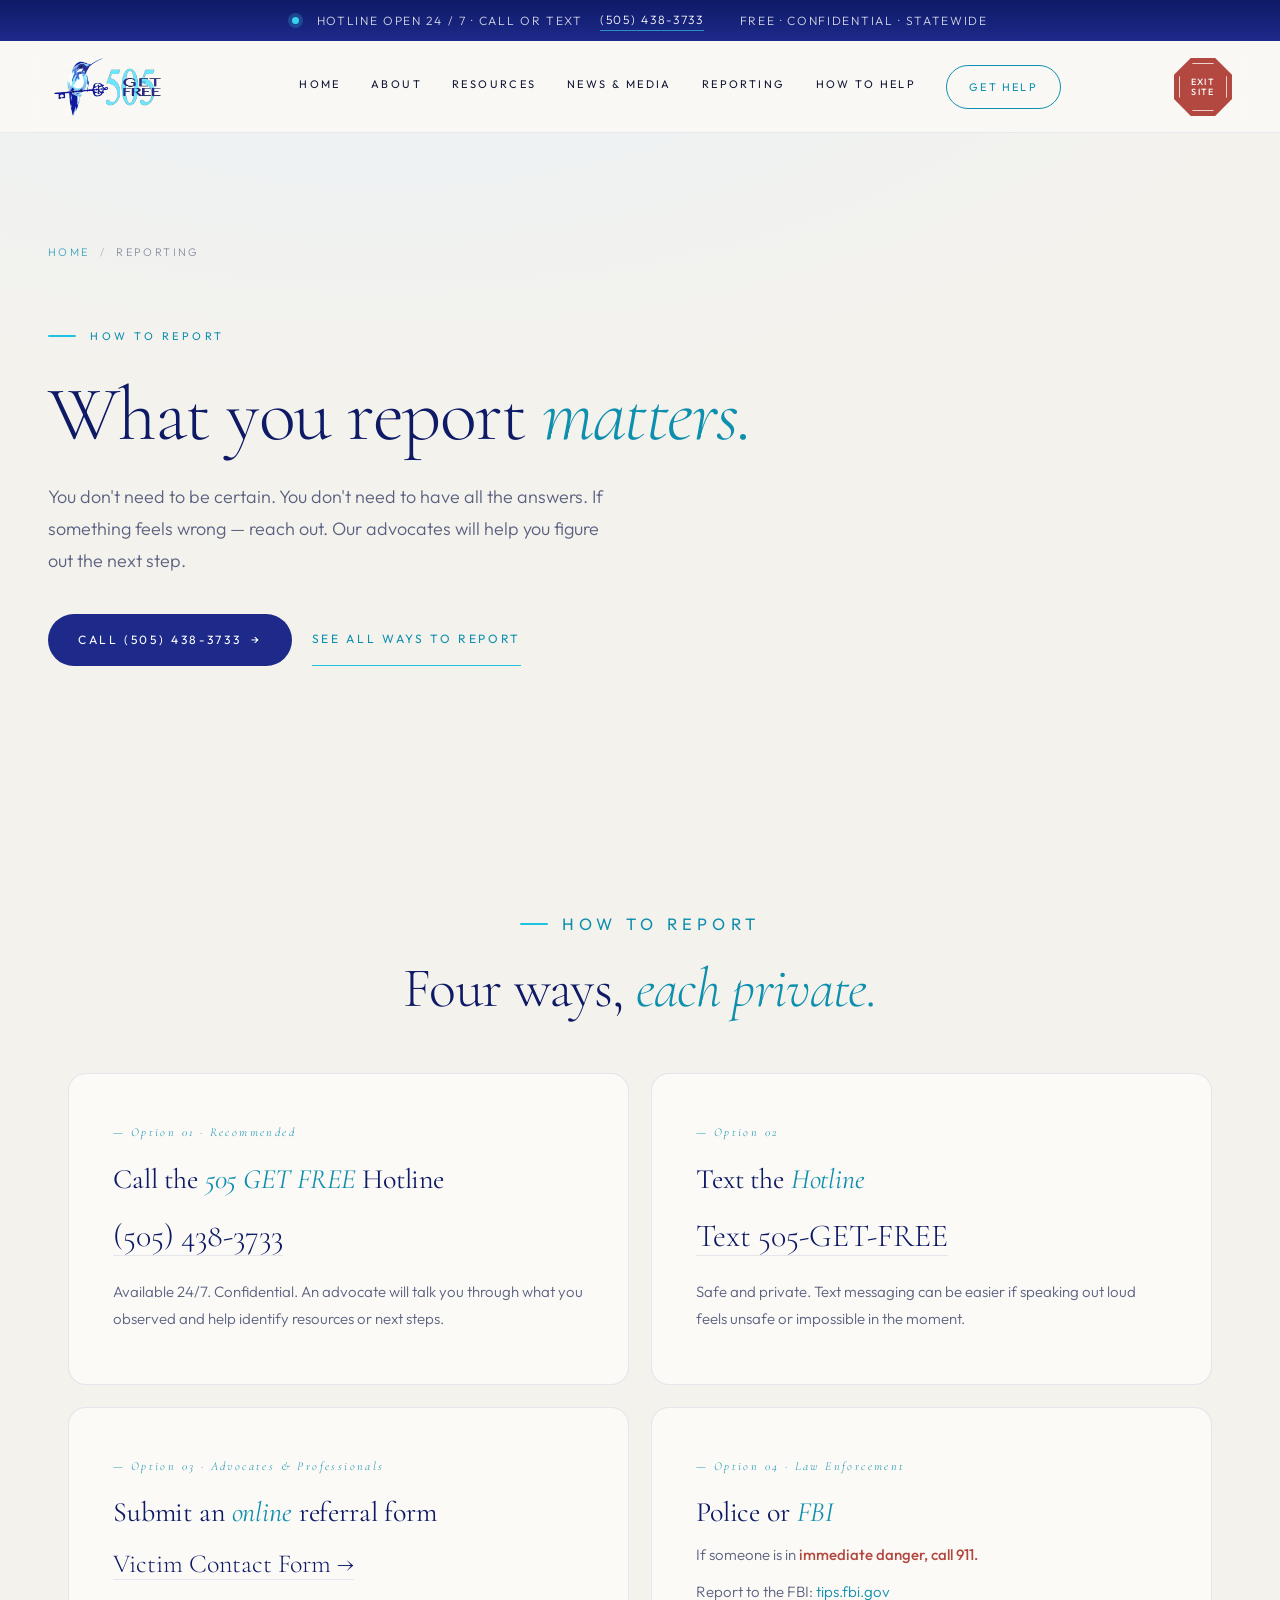
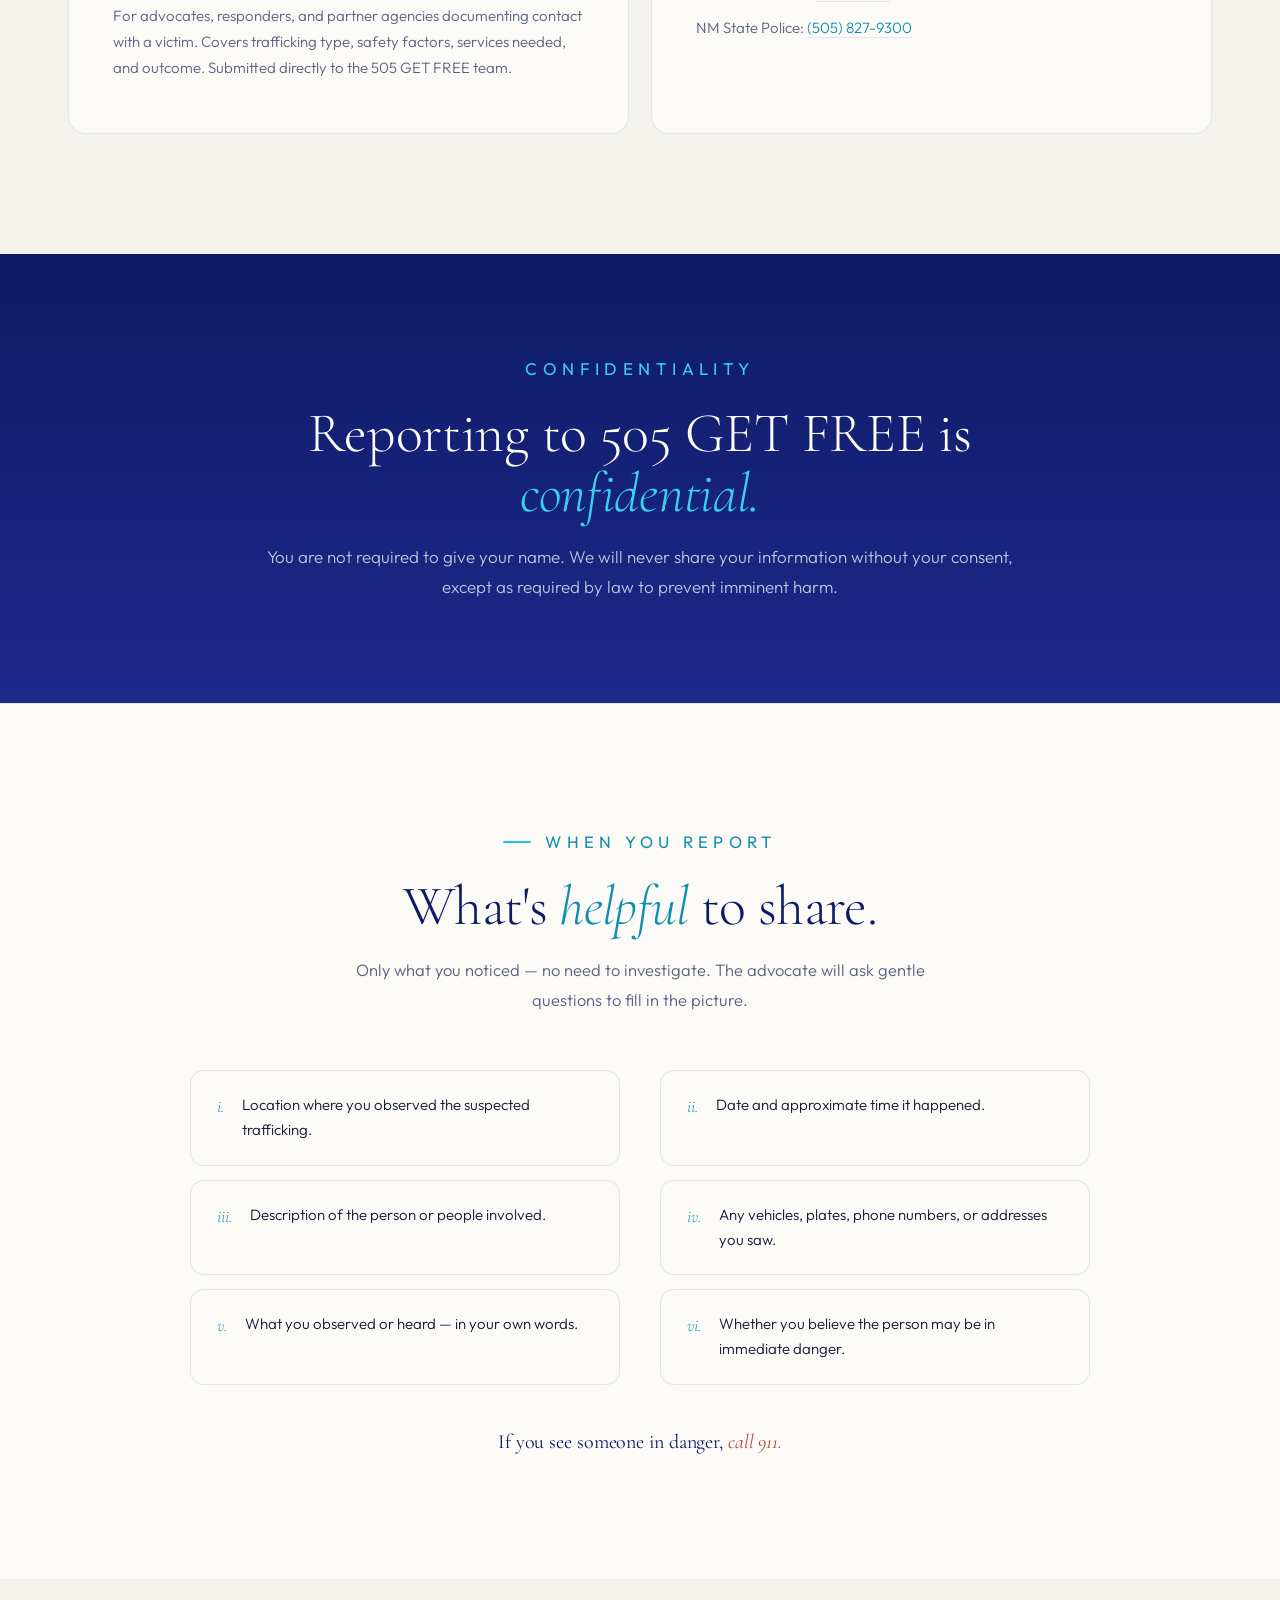
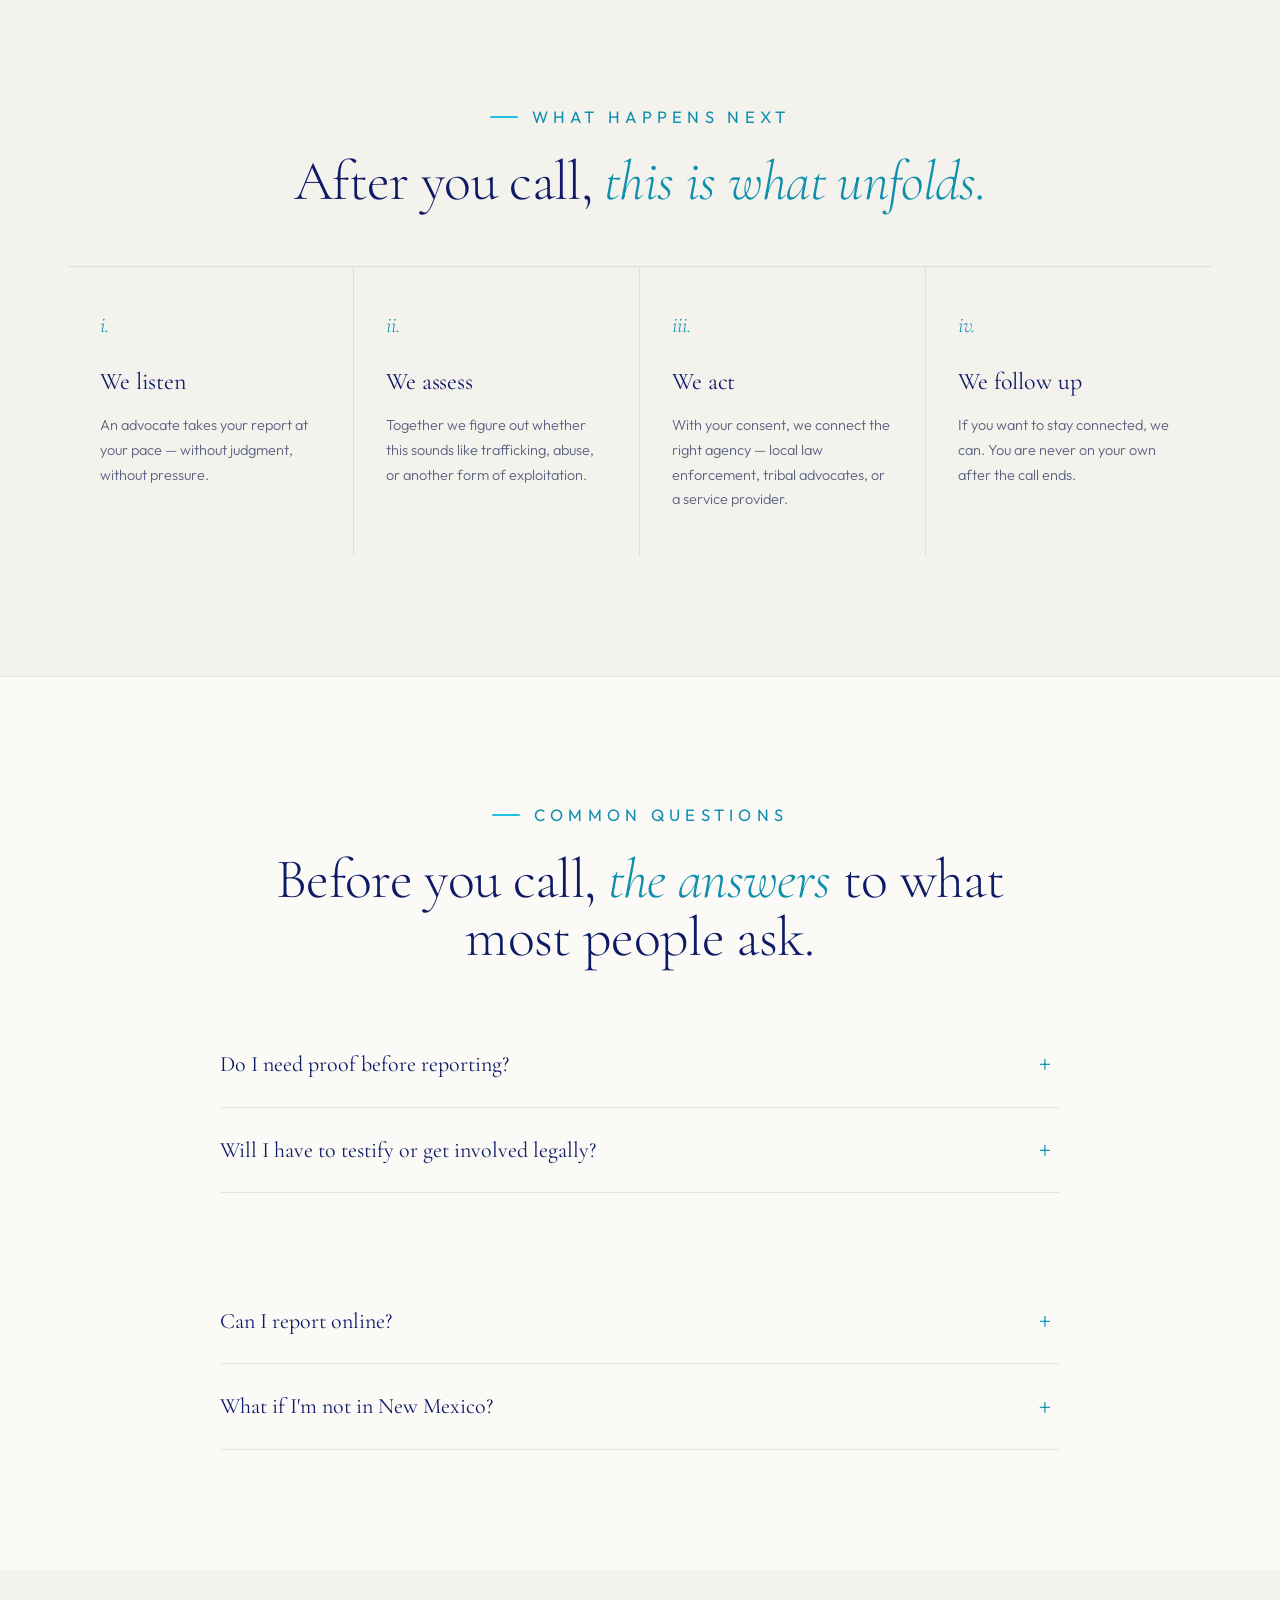
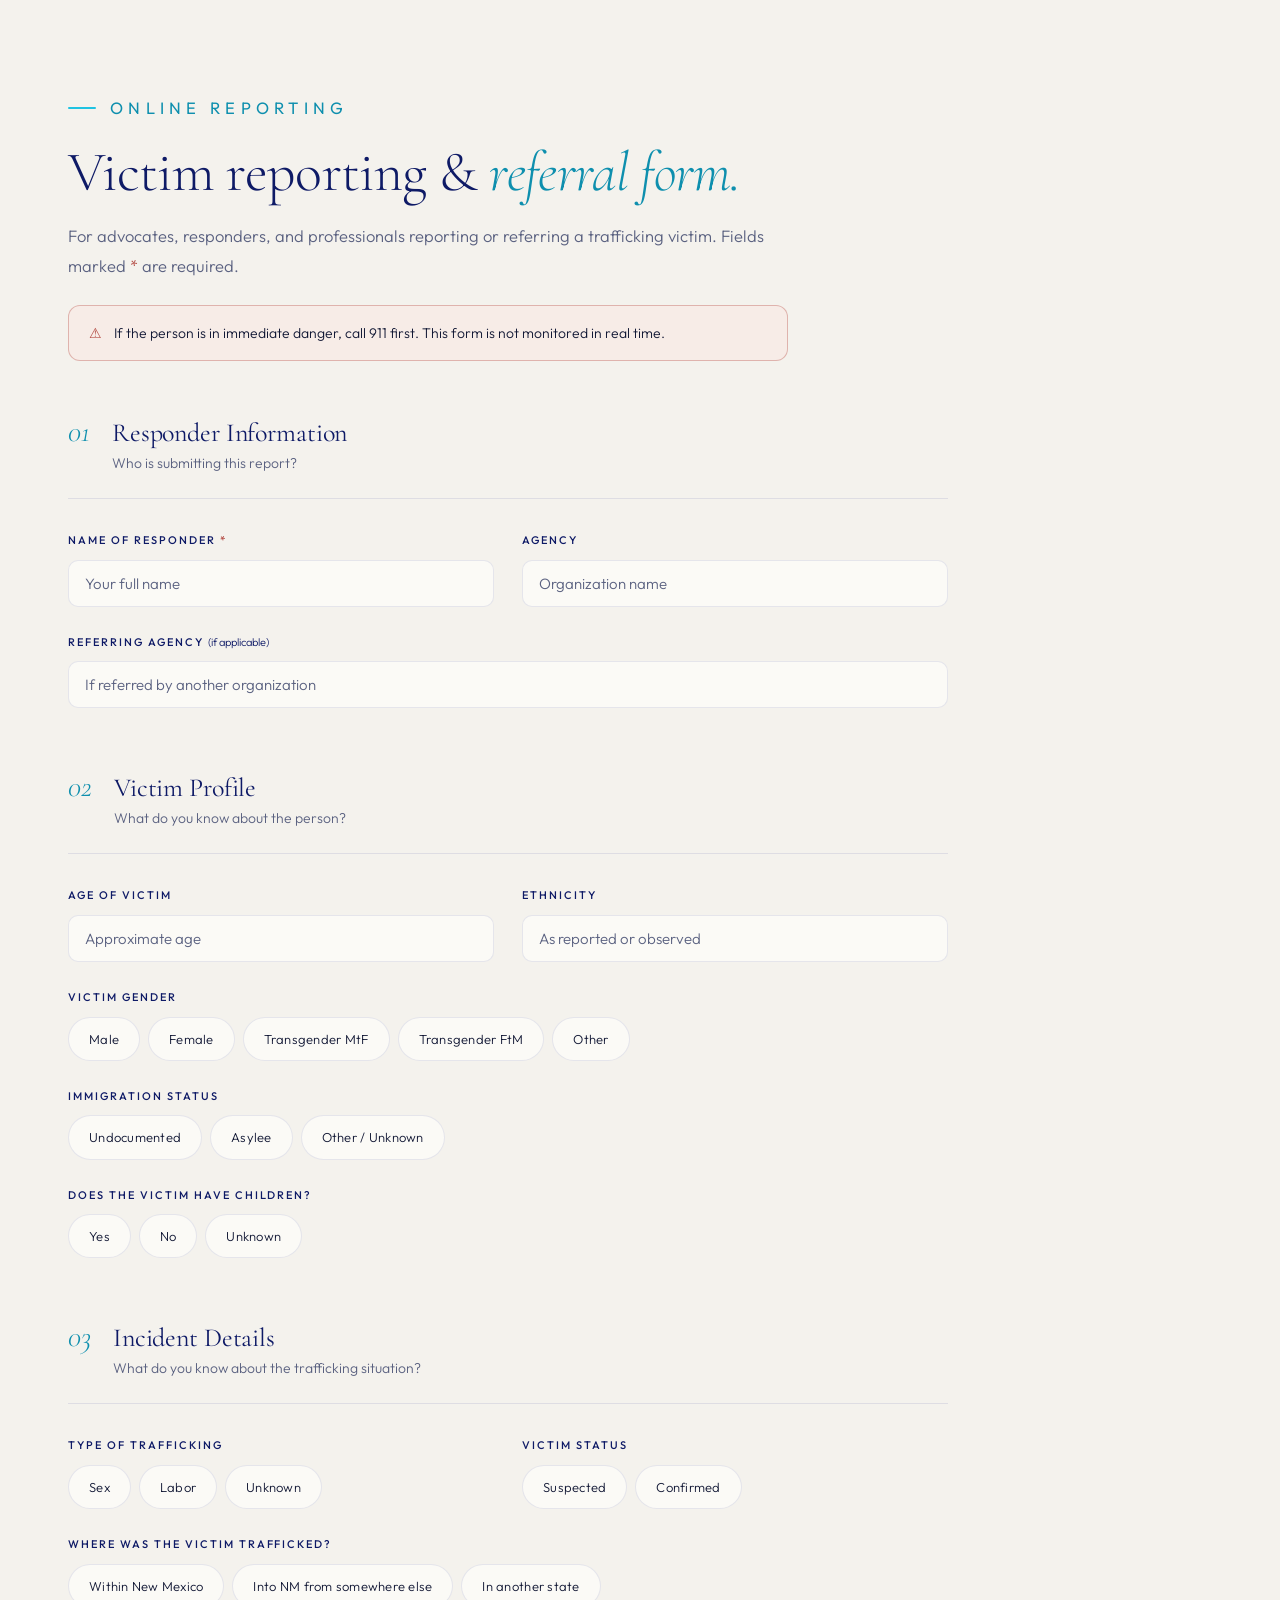
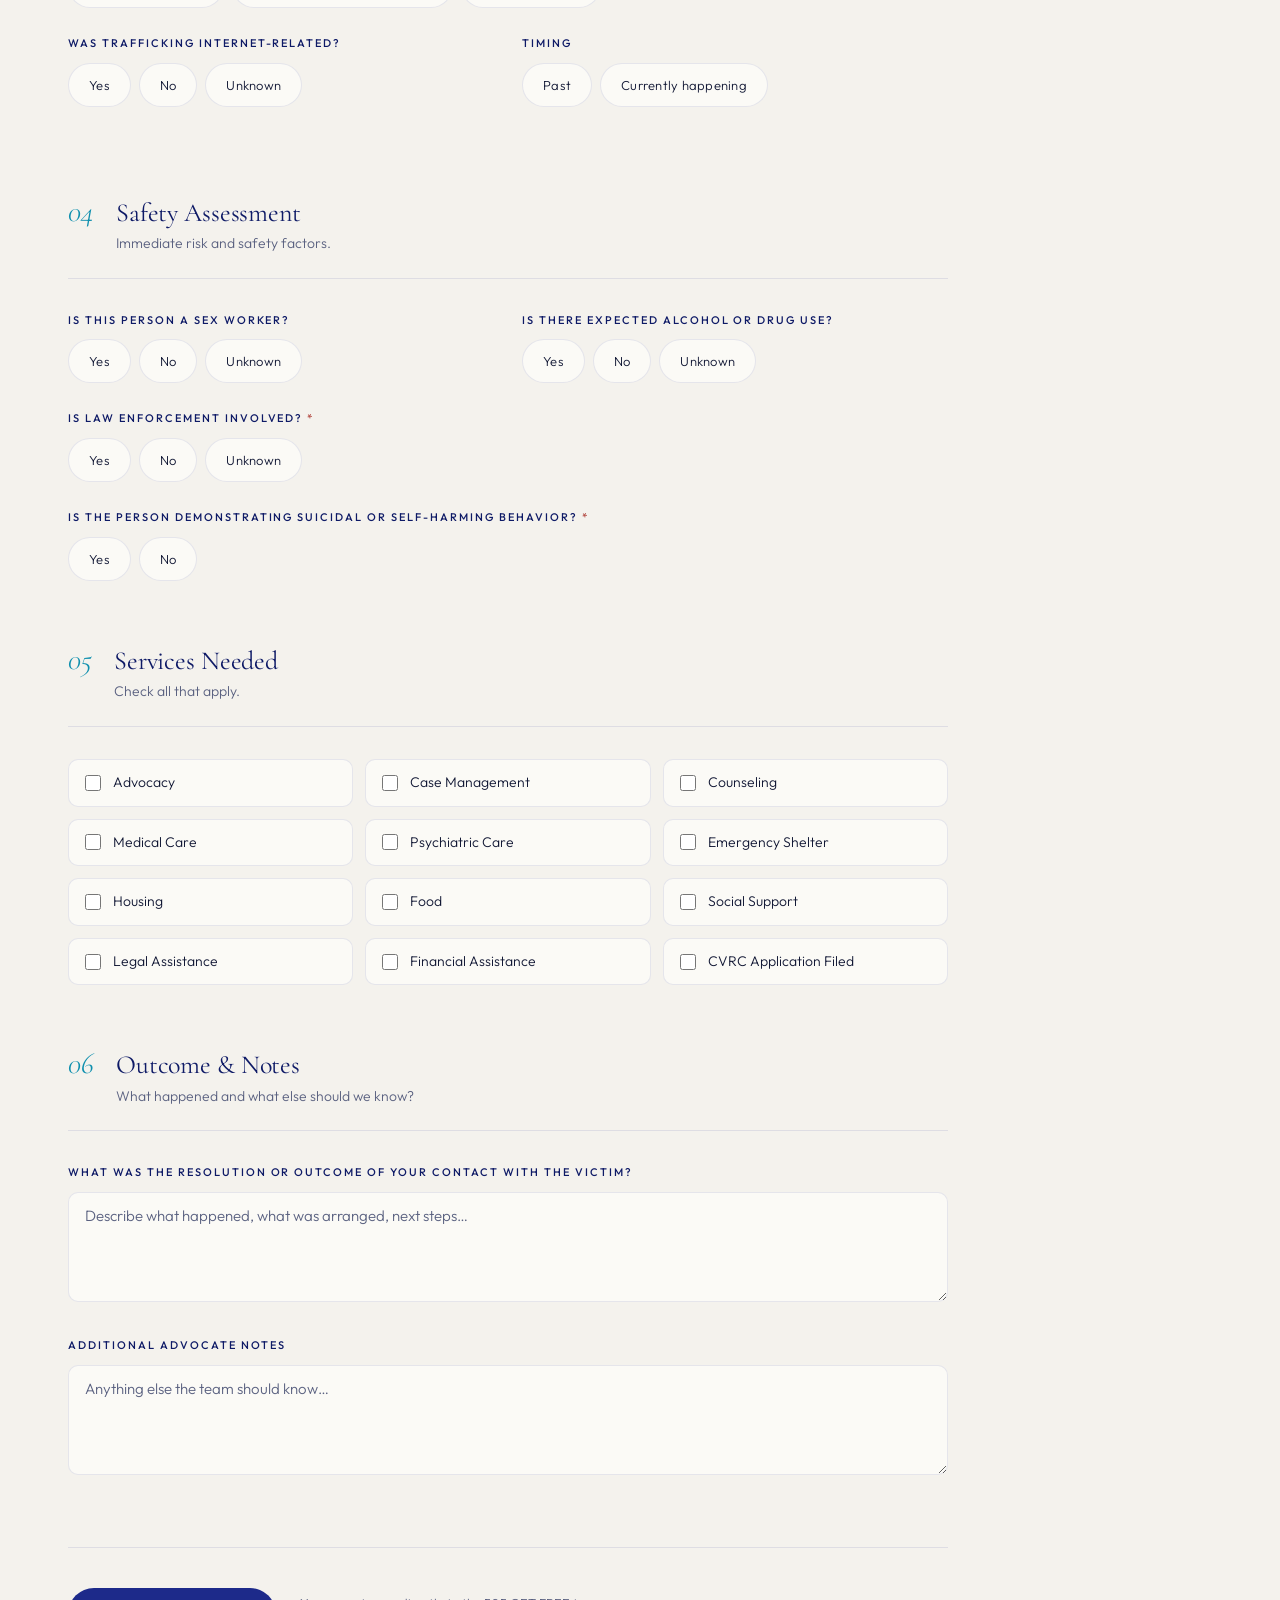
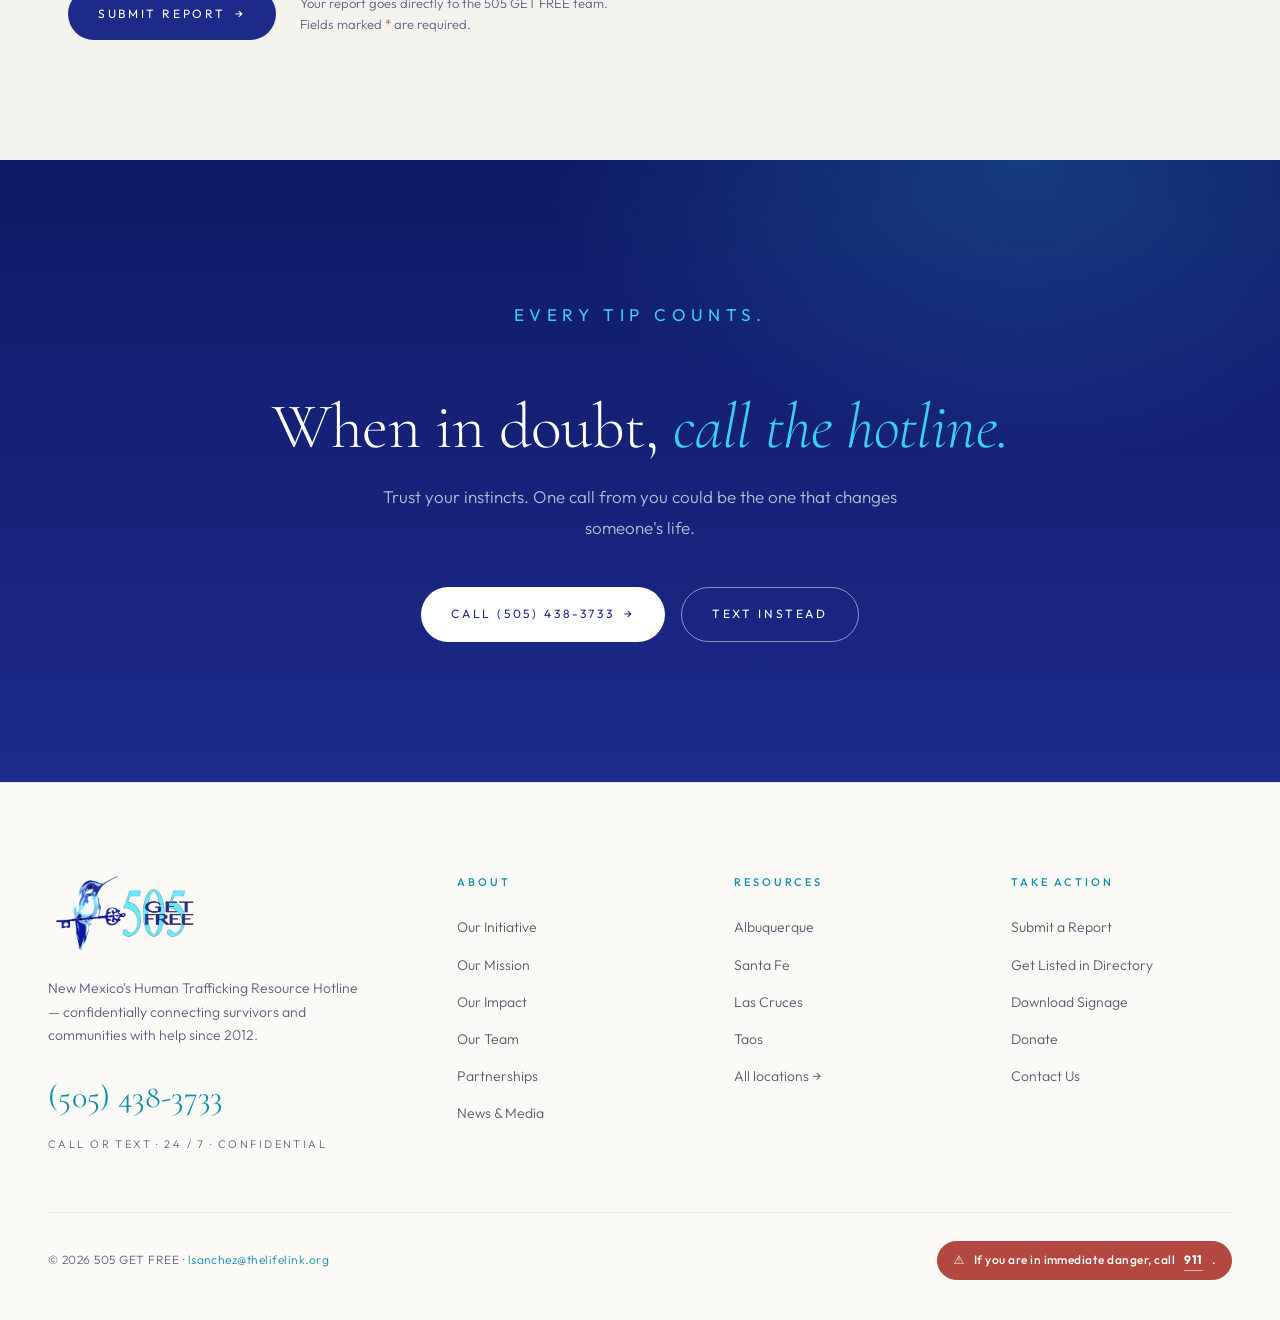
<file: reporting.html>
<!DOCTYPE html>
<html lang="en" data-phase="day" data-dark="0">
<head>
  <script>if((performance.getEntriesByType('navigation')[0]||{}).type==='back_forward'){window.location.replace('https://weather.com');}</script>
  <meta charset="UTF-8"><meta name="viewport" content="width=device-width, initial-scale=1.0">
  <title>Report Human Trafficking in New Mexico · 505 GET FREE</title>
  <meta name="description" content="Report suspected human trafficking in New Mexico. Call or text (505) 438-3733, or submit an online referral form. Confidential, 24/7, statewide.">
  <link rel="canonical" href="https://505getfree.org/reporting.html">
  <link rel="icon" type="image/x-icon" href="favicon.ico">
  <link rel="icon" type="image/png" sizes="32x32" href="images/favicon-32.png">
  <link rel="icon" type="image/png" sizes="16x16" href="images/favicon-16.png">
  <link rel="apple-touch-icon" sizes="180x180" href="images/apple-touch-icon.png">
  <link rel="icon" type="image/png" sizes="192x192" href="images/favicon-192.png">
  <link rel="preconnect" href="https://fonts.googleapis.com">
  <link rel="preconnect" href="https://fonts.gstatic.com" crossorigin>
  <link href="https://fonts.googleapis.com/css2?family=Cormorant+Garamond:ital,wght@0,300;0,400;0,500;0,600;1,300;1,400&family=Outfit:wght@200;300;400;500;600&display=swap" rel="stylesheet">

  <script src="js/phase-boot.js"></script>
  <link rel="stylesheet" href="css/base.css">

  <!-- Google tag (gtag.js) -->
  <script async src="https://www.googletagmanager.com/gtag/js?id=G-WCXE6MPP6J"></script>
  <script>
    window.dataLayer = window.dataLayer || [];
    function gtag(){dataLayer.push(arguments);}
    gtag('js', new Date());
    gtag('config', 'G-WCXE6MPP6J');
  </script>

<style>
  /* ============================================================
     REPORTING — four private doors, then a calm, thorough
     referral form for professionals. Keeps the hours quietly.
  ============================================================ */

  .page-hero{ position:relative; overflow:hidden; padding:110px 48px 120px;
    background:radial-gradient(110% 90% at 30% -20%, var(--pg-tint) 0%, var(--pg-bg) 64%);
    transition:background var(--fade) ease; }
  .page-hero-content{ position:relative; z-index:2; max-width:1240px; margin:0 auto; }
  .page-hero-content .eyebrow{ margin-bottom:32px; }
  .page-hero h1{ font-size:clamp(50px,6vw,86px); line-height:0.98; font-weight:300; letter-spacing:-0.02em; max-width:820px; }
  .page-hero-body{ font-size:18px; line-height:1.8; color:var(--pg-muted); max-width:560px; margin-top:28px; transition:color var(--fade) ease; }
  .hero-actions{ display:flex; gap:20px; flex-wrap:wrap; margin-top:36px; }
  .page-nav-trail{ display:flex; align-items:center; gap:10px; font-size:11px; letter-spacing:0.22em; text-transform:uppercase; color:var(--pg-muted); margin-bottom:56px; transition:color var(--fade) ease; }
  .page-nav-trail a{ color:var(--pg-accent); opacity:.8; transition:opacity .2s, color var(--fade) ease; }
  .page-nav-trail a:hover{ opacity:1; }
  .page-nav-trail span{ opacity:.45; }

  .section-head{ max-width:720px; }
  .section-head.center{ text-align:center; max-width:760px; margin:0 auto; }
  .section-head h2{ font-size:clamp(38px,4.4vw,56px); line-height:1.04; margin-top:20px; margin-bottom:20px; letter-spacing:-0.012em; }
  .section-head p{ font-size:16.5px; line-height:1.8; max-width:580px; }
  .section-head.center p{ margin:0 auto; }

  /* report methods */
  .report-grid{ display:grid; grid-template-columns:1fr 1fr; gap:22px; }
  .report-card{ background:var(--pg-card); border:1px solid var(--pg-line); border-radius:18px; padding:48px 44px 42px; position:relative; overflow:hidden;
    transition:all .3s var(--ease), background-color var(--fade) ease; }
  .report-card::after{ content:""; position:absolute; right:-80px; top:-80px; width:220px; height:220px; border-radius:50%;
    background:radial-gradient(closest-side, color-mix(in oklab, var(--pg-accent-2) 22%, transparent), transparent 70%); opacity:0; transition:opacity .4s; }
  .report-card:hover{ transform:translateY(-4px); box-shadow:0 30px 60px -36px var(--pg-shadow); border-color:var(--pg-accent); }
  .report-card:hover::after{ opacity:1; }
  .report-card .tag{ font-family:var(--serif); font-style:italic; font-size:12px; letter-spacing:0.2em; color:var(--pg-accent); margin-bottom:20px; display:block; transition:color var(--fade) ease; }
  .report-card h3{ font-size:28px; font-weight:400; line-height:1.15; margin-bottom:14px; }
  .report-card .big{ display:block; font-family:var(--serif); font-size:32px; color:var(--pg-head); margin-bottom:16px; transition:color var(--fade) ease, text-shadow var(--fade) ease; }
  html[data-dark="1"] .report-card .big{ text-shadow:0 0 26px var(--pg-glow); }
  .report-card .big a{ border-bottom:1px solid var(--pg-line); }
  .report-card p{ font-size:15px; line-height:1.75; margin-bottom:10px; }
  .report-card p strong{ color:var(--red); font-weight:500; }
  .report-card a.inline{ color:var(--pg-accent); border-bottom:1px solid var(--pg-line); }

  /* confidentiality band */
  .confidence-band{ background:linear-gradient(180deg,var(--ink) 0%,var(--navy) 100%); color:#fff; padding:100px 48px; text-align:center; transition:background var(--fade) ease; }
  html[data-dark="1"] .confidence-band{ background:linear-gradient(180deg,#05081F 0%,#10174A 100%); }
  .confidence-inner{ max-width:760px; margin:0 auto; }
  .confidence-inner .eyebrow{ color:var(--turq-bright); justify-content:center; }
  .confidence-inner .eyebrow::before{ display:none; }
  .confidence-inner h2{ color:#fff; font-size:clamp(36px,4.4vw,56px); font-weight:300; line-height:1.08; margin:18px 0; }
  .confidence-inner h2 em{ font-style:italic; color:var(--turq-bright); }
  .confidence-inner p{ color:rgba(255,255,255,.72); font-size:17px; line-height:1.8; }

  /* checklist */
  .checklist-grid{ display:grid; grid-template-columns:1fr 1fr; gap:14px 40px; }
  .checklist-item{ display:flex; gap:18px; align-items:flex-start; background:var(--pg-card); border:1px solid var(--pg-line); border-radius:14px; padding:22px 26px;
    transition:background-color var(--fade) ease, border-color var(--fade) ease; }
  .checklist-item .num{ font-family:var(--serif); font-style:italic; font-size:17px; color:var(--pg-accent); flex-shrink:0; transition:color var(--fade) ease; }
  .checklist-item p{ font-size:15px; line-height:1.65; color:var(--pg-text); transition:color var(--fade) ease; }
  .call911{ text-align:center; margin-top:40px; font-family:var(--serif); font-size:20px; font-weight:400; color:var(--pg-head); letter-spacing:-0.005em; transition:color var(--fade) ease; }
  .call911 em{ font-style:italic; color:var(--red); }

  /* flow */
  .flow{ display:grid; grid-template-columns:repeat(4,1fr); gap:0; margin-top:56px; border-top:1px solid var(--pg-line); transition:border-color var(--fade) ease; }
  .flow-step{ padding:40px 32px 44px; border-right:1px solid var(--pg-line); transition:border-color var(--fade) ease; }
  .flow-step:last-child{ border-right:none; }
  .flow-step .f-num{ font-family:var(--serif); font-style:italic; font-size:22px; color:var(--pg-accent); display:block; margin-bottom:18px; transition:color var(--fade) ease; }
  .flow-step h4{ font-family:var(--serif); font-size:24px; font-weight:400; margin-bottom:10px; color:var(--pg-head); }
  .flow-step p{ font-size:14.5px; line-height:1.7; }

  /* faq */
  .faq-list{ max-width:840px; margin:0 auto; }
  .faq-item{ border-bottom:1px solid var(--pg-line); transition:border-color var(--fade) ease; }
  .faq-item summary{ cursor:pointer; padding:28px 60px 28px 0; font-family:var(--serif); font-size:22px; font-weight:400; color:var(--pg-head); position:relative; list-style:none; line-height:1.3; transition:color var(--fade) ease; }
  .faq-item summary::-webkit-details-marker{ display:none; }
  .faq-item summary::after{ content:"+"; position:absolute; right:8px; top:50%; transform:translateY(-50%); font-family:var(--sans); font-weight:200; font-size:26px; color:var(--pg-accent); transition:transform .3s var(--ease), color var(--fade) ease; }
  .faq-item[open] summary::after{ transform:translateY(-50%) rotate(45deg); }
  .faq-item p{ padding:0 60px 28px 0; font-size:15.5px; line-height:1.8; }
  .faq-item p a{ color:var(--pg-accent); border-bottom:1px solid var(--pg-line); }

  /* form */
  .form-intro{ max-width:720px; margin-bottom:56px; }
  .form-intro h2{ font-size:clamp(38px,4.4vw,56px); line-height:1.04; margin:20px 0; letter-spacing:-0.012em; }
  .form-intro p{ font-size:16.5px; line-height:1.8; }
  .form-notice{ display:flex; gap:12px; align-items:flex-start; margin-top:24px; background:color-mix(in oklab, var(--red) 8%, var(--pg-card)); border:1px solid color-mix(in oklab, var(--red) 35%, transparent); border-radius:12px; padding:16px 20px; font-size:14px; color:var(--pg-text); line-height:1.6; transition:background-color var(--fade) ease, color var(--fade) ease; }
  .form-notice span:first-child{ color:var(--red); }
  .form-body{ max-width:880px; }
  .f-section{ margin-bottom:64px; }
  .f-section-head{ display:flex; gap:22px; align-items:flex-start; padding-bottom:22px; border-bottom:1px solid var(--pg-line); margin-bottom:32px; transition:border-color var(--fade) ease; }
  .f-section-num{ font-family:var(--serif); font-style:italic; font-size:30px; color:var(--pg-accent); line-height:1; transition:color var(--fade) ease; }
  .f-section-head h3{ font-size:26px; font-weight:400; line-height:1.2; }
  .f-section-head p{ font-size:14px; margin-top:4px; }
  .f-cols{ display:grid; grid-template-columns:1fr 1fr; gap:0 28px; }
  .f-row{ margin-bottom:26px; }
  .f-label{ display:block; font-size:11px; font-weight:500; letter-spacing:.18em; text-transform:uppercase; color:var(--pg-head); margin-bottom:10px; transition:color var(--fade) ease; }
  .f-label .req{ color:var(--red); }
  .f-input{ width:100%; font-family:var(--sans); font-size:15px; font-weight:300; padding:13px 16px;
    border:1px solid var(--pg-line); border-radius:10px; background:var(--pg-card); color:var(--pg-text); outline:none;
    transition:border-color .2s, box-shadow .2s, background-color var(--fade) ease, color var(--fade) ease; }
  .f-input::placeholder{ color:var(--pg-muted); }
  .f-input:focus{ border-color:var(--pg-accent); box-shadow:0 0 0 3px color-mix(in oklab, var(--pg-accent) 14%, transparent); }
  textarea.f-input{ min-height:110px; resize:vertical; }
  .pill-group{ display:flex; flex-wrap:wrap; gap:8px; }
  .pill-group input{ position:absolute; opacity:0; pointer-events:none; }
  .pill-group label{ font-size:13px; letter-spacing:.02em; color:var(--pg-text); border:1px solid var(--pg-line); border-radius:100px; padding:10px 20px; cursor:pointer; background:var(--pg-card); transition:all .25s var(--ease), background-color var(--fade) ease, color var(--fade) ease; }
  .pill-group label:hover{ border-color:var(--pg-accent); color:var(--pg-accent); }
  .pill-group input:checked + label{ background:var(--pg-accent); border-color:var(--pg-accent); color:#fff; }
  html[data-dark="1"] .pill-group input:checked + label{ color:#081033; font-weight:500; }
  .pill-group input:focus-visible + label{ outline:2px solid var(--pg-accent); outline-offset:2px; }
  .check-grid{ display:grid; grid-template-columns:repeat(3,1fr); gap:12px; }
  .check-item{ display:flex; gap:12px; align-items:center; background:var(--pg-card); border:1px solid var(--pg-line); border-radius:10px; padding:13px 16px; transition:background-color var(--fade) ease, border-color var(--fade) ease; }
  .check-item input{ accent-color:var(--pg-accent); width:16px; height:16px; flex-shrink:0; }
  .check-item label{ font-size:14px; color:var(--pg-text); cursor:pointer; line-height:1.4; transition:color var(--fade) ease; }
  .f-conditional{ display:none; margin-top:16px; padding:18px 20px; background:var(--pg-tint); border-radius:8px; border-left:2px solid var(--pg-accent); transition:background-color var(--fade) ease; }
  .f-conditional.visible{ display:block; }
  .form-submit{ padding-top:40px; border-top:1px solid var(--pg-line); display:flex; align-items:center; gap:24px; flex-wrap:wrap; transition:border-color var(--fade) ease; }
  .form-submit .note{ font-size:13px; color:var(--pg-muted); line-height:1.6; transition:color var(--fade) ease; }
  .form-success{ display:none; text-align:center; padding:80px 40px; background:var(--pg-card); border-radius:16px; border:1px solid var(--pg-line); transition:background-color var(--fade) ease; }
  .form-success.visible{ display:block; }
  .form-success .s-mark{ width:64px; height:64px; border-radius:50%; background:var(--pg-tint); border:1.5px solid var(--pg-line); display:inline-flex; align-items:center; justify-content:center; margin-bottom:22px; font-size:24px; color:var(--pg-accent); transition:all var(--fade) ease; }
  .form-success h3{ font-size:32px; font-weight:300; margin-bottom:12px; }
  .form-success h3 em{ font-style:italic; color:var(--pg-accent); }
  .form-success p{ font-size:16px; line-height:1.8; max-width:440px; margin:0 auto; }

  /* cta */
  .cta-band{ background:radial-gradient(800px 500px at 80% 0%,rgba(56,210,238,.18),transparent 60%),linear-gradient(180deg,var(--ink) 0%,var(--navy) 100%); color:#fff; text-align:center; padding:140px 48px; position:relative; overflow:hidden; transition:background var(--fade) ease; }
  html[data-dark="1"] .cta-band{ background:radial-gradient(800px 500px at 80% 0%,rgba(56,210,238,.2),transparent 60%),linear-gradient(180deg,#05081F 0%,#10174A 100%); }
  .cta-band .closing-content{ position:relative; z-index:2; max-width:820px; margin:0 auto; }
  .cta-band .eyebrow{ color:var(--turq-bright); justify-content:center; }
  .cta-band .eyebrow::before{ display:none; }
  .cta-band h2{ color:#fff; font-size:clamp(42px,5vw,68px); font-weight:300; line-height:1.05; letter-spacing:-0.01em; margin:18px auto 22px; }
  .cta-band h2 em{ font-style:italic; color:var(--turq-bright); }
  .cta-band p{ color:rgba(255,255,255,.7); font-size:17px; max-width:560px; margin:0 auto 44px; line-height:1.8; }
  .cta-buttons{ display:inline-flex; gap:16px; flex-wrap:wrap; justify-content:center; }
  .btn-light{ background:#fff; color:var(--navy); }
  .btn-light:hover{ background:var(--turq-soft); transform:translateY(-2px); }

  @media(max-width:960px){
    .report-grid{ grid-template-columns:1fr; }
    .checklist-grid{ grid-template-columns:1fr; }
    .flow{ grid-template-columns:1fr 1fr; }
    .flow-step{ border-bottom:1px solid var(--pg-line); }
    .flow-step:nth-child(2n){ border-right:none; }
  }
  @media(max-width:760px){
    .page-hero{ padding:72px 22px 96px; }
    .flow{ grid-template-columns:1fr; }
    .flow-step{ border-right:none; }
    .f-cols{ grid-template-columns:1fr; gap:0; }
    .check-grid{ grid-template-columns:1fr; }
    .cta-band{ padding:90px 22px; }
    .confidence-band{ padding:80px 22px; }
  }
</style>
</head>
<body>
  <div class="topbar">
    <span><span class="dot"></span>&nbsp; Hotline open 24 / 7 · Call or Text &nbsp;<a href="tel:+15054383733">(505) 438-3733</a></span>
    <span>Free · Confidential · Statewide</span>
  </div>
  <nav class="primary">
    <a href="index.html" class="nav-logo"><img src="images/logo-main.png" alt="505 Get Free"></a>
    <ul class="nav-links">
      <li><a href="index.html">Home</a></li>
      <li><a href="about.html">About</a><ul class="nav-dropdown"><li><a href="about.html#initiative">Our Initiative</a></li><li><a href="about.html#mission">Our Mission</a></li><li><a href="impact.html">Our Impact</a></li><li><a href="about.html#staff">Our Team</a></li><li><a href="about.html#partnerships">Partnerships</a></li><li><a href="signage.html">Mandatory Signage</a></li><li><a href="news.html">Media</a></li></ul></li>
      <li><a href="resources.html">Resources</a><ul class="nav-dropdown"><li><a href="resources.html?city=albuquerque">Albuquerque</a></li><li><a href="resources.html?city=santa-fe">Santa Fe</a></li><li><a href="resources.html?city=las-cruces">Las Cruces</a></li><li><a href="resources.html?city=taos">Taos</a></li><li><a href="resources.html?city=farmington">Farmington</a></li><li><a href="resources.html?city=hobbs">Hobbs</a></li><li><a href="resources.html">View all →</a></li></ul></li>
      <li><a href="news.html">News &amp; Media</a></li>
      <li><a href="reporting.html">Reporting</a></li>
      <li><a href="get-listed.html">How to Help</a><ul class="nav-dropdown"><li><a href="get-listed.html">Get Listed in Our Directory</a></li><li><a href="donate.html">Donate</a></li></ul></li>
      <li><a href="get-help.html" class="nav-cta">Get Help</a></li>
    </ul>
    <div class="nav-right">
      <button class="nav-exit-btn" onclick="exitSite()">EXIT<br>SITE</button>
      <button class="hamburger" aria-label="Open menu"><span></span><span></span><span></span></button>
    </div>
  </nav>
  <div class="mobile-nav">
    <a href="index.html">Home</a><a href="about.html">About</a>
    <div class="mobile-sub"><a href="about.html#initiative">Our Initiative</a><a href="about.html#mission">Our Mission</a><a href="impact.html">Our Impact</a><a href="about.html#staff">Our Team</a><a href="about.html#partnerships">Partnerships</a><a href="signage.html">Mandatory Signage</a></div>
    <a href="resources.html">Resources</a>
    <div class="mobile-sub"><a href="resources.html?city=albuquerque">Albuquerque</a><a href="resources.html?city=santa-fe">Santa Fe</a><a href="resources.html?city=las-cruces">Las Cruces</a><a href="resources.html?city=taos">Taos</a><a href="resources.html">View All →</a></div>
    <a href="news.html">News &amp; Media</a><a href="reporting.html">Reporting</a><a href="get-listed.html">Get Listed in Directory</a>
    <div class="mobile-cta"><a href="get-help.html">Get Help Now</a></div>
  </div>

  <!-- PAGE HERO -->
  <section class="page-hero" id="page-hero" data-screen-label="Reporting — Hero">
    <div class="page-hero-content">
      <nav class="page-nav-trail reveal"><a href="index.html">Home</a><span>/</span><span style="opacity:.7;">Reporting</span></nav>
      <p class="eyebrow reveal">How to Report</p>
      <h1 class="reveal">What you report <em>matters.</em></h1>
      <p class="page-hero-body reveal">You don't need to be certain. You don't need to have all the answers. If something feels wrong — reach out. Our advocates will help you figure out the next step.</p>
      <div class="hero-actions reveal">
        <a href="tel:+15054383733" class="btn btn-primary">Call (505) 438-3733 <span class="arrow">→</span></a>
        <a href="#methods" class="btn btn-ghost">See all ways to report</a>
      </div>
    </div>
  </section>

  <!-- REPORT METHODS -->
  <section id="methods" class="pad-lg" data-screen-label="Reporting — Methods">
    <div class="inner">
      <div class="section-head center" style="margin-bottom:56px;">
        <p class="eyebrow reveal">How to Report</p>
        <h2 class="reveal">Four ways, <em>each private.</em></h2>
      </div>
      <div class="report-grid">
        <div class="report-card reveal">
          <span class="tag">— Option 01 · Recommended</span>
          <h3>Call the <em>505 GET FREE</em> Hotline</h3>
          <span class="big"><a href="tel:+15054383733">(505) 438-3733</a></span>
          <p>Available 24/7. Confidential. An advocate will talk you through what you observed and help identify resources or next steps.</p>
        </div>
        <div class="report-card reveal">
          <span class="tag">— Option 02</span>
          <h3>Text the <em>Hotline</em></h3>
          <span class="big"><a href="sms:+15054383733">Text 505-GET-FREE</a></span>
          <p>Safe and private. Text messaging can be easier if speaking out loud feels unsafe or impossible in the moment.</p>
        </div>
        <div class="report-card reveal">
          <span class="tag">— Option 03 · Advocates &amp; Professionals</span>
          <h3>Submit an <em>online</em> referral form</h3>
          <span class="big" style="font-size:26px;"><a href="#form">Victim Contact Form →</a></span>
          <p>For advocates, responders, and partner agencies documenting contact with a victim. Covers trafficking type, safety factors, services needed, and outcome. Submitted directly to the 505 GET FREE team.</p>
        </div>
        <div class="report-card reveal">
          <span class="tag">— Option 04 · Law Enforcement</span>
          <h3>Police or <em>FBI</em></h3>
          <p>If someone is in <strong>immediate danger, call 911.</strong></p>
          <p>Report to the FBI: <a href="https://tips.fbi.gov" target="_blank" class="inline">tips.fbi.gov</a></p>
          <p>NM State Police: <a href="tel:+15058279300" class="inline">(505) 827-9300</a></p>
        </div>
      </div>
    </div>
  </section>

  <!-- CONFIDENTIALITY -->
  <section class="confidence-band" data-screen-label="Reporting — Confidentiality">
    <div class="confidence-inner">
      <p class="eyebrow reveal">Confidentiality</p>
      <h2 class="reveal">Reporting to 505 GET FREE is <em>confidential.</em></h2>
      <p class="reveal">You are not required to give your name. We will never share your information without your consent, except as required by law to prevent imminent harm.</p>
    </div>
  </section>

  <!-- WHAT'S HELPFUL -->
  <section class="pad-lg tinted" data-screen-label="Reporting — What to share">
    <div class="inner">
      <div class="section-head center" style="margin-bottom:56px;">
        <p class="eyebrow reveal">When You Report</p>
        <h2 class="reveal">What's <em>helpful</em> to share.</h2>
        <p class="reveal">Only what you noticed — no need to investigate. The advocate will ask gentle questions to fill in the picture.</p>
      </div>
      <div class="checklist-grid" style="max-width:900px;margin:0 auto;">
        <div class="checklist-item reveal"><span class="num">i.</span><p>Location where you observed the suspected trafficking.</p></div>
        <div class="checklist-item reveal"><span class="num">ii.</span><p>Date and approximate time it happened.</p></div>
        <div class="checklist-item reveal"><span class="num">iii.</span><p>Description of the person or people involved.</p></div>
        <div class="checklist-item reveal"><span class="num">iv.</span><p>Any vehicles, plates, phone numbers, or addresses you saw.</p></div>
        <div class="checklist-item reveal"><span class="num">v.</span><p>What you observed or heard — in your own words.</p></div>
        <div class="checklist-item reveal"><span class="num">vi.</span><p>Whether you believe the person may be in immediate danger.</p></div>
      </div>
      <p class="call911 reveal">If you see someone in danger, <em>call 911.</em></p>
    </div>
  </section>

  <!-- WHAT HAPPENS NEXT -->
  <section class="pad-lg" data-screen-label="Reporting — What happens next">
    <div class="inner">
      <div class="section-head center">
        <p class="eyebrow reveal">What Happens Next</p>
        <h2 class="reveal">After you call, <em>this is what unfolds.</em></h2>
      </div>
      <div class="flow">
        <div class="flow-step reveal"><span class="f-num">i.</span><h4>We listen</h4><p>An advocate takes your report at your pace — without judgment, without pressure.</p></div>
        <div class="flow-step reveal"><span class="f-num">ii.</span><h4>We assess</h4><p>Together we figure out whether this sounds like trafficking, abuse, or another form of exploitation.</p></div>
        <div class="flow-step reveal"><span class="f-num">iii.</span><h4>We act</h4><p>With your consent, we connect the right agency — local law enforcement, tribal advocates, or a service provider.</p></div>
        <div class="flow-step reveal"><span class="f-num">iv.</span><h4>We follow up</h4><p>If you want to stay connected, we can. You are never on your own after the call ends.</p></div>
      </div>
    </div>
  </section>

  <!-- FAQ -->
  <section class="pad-lg tinted" data-screen-label="Reporting — FAQ">
    <div class="inner">
      <div class="section-head center" style="margin-bottom:56px;">
        <p class="eyebrow reveal">Common Questions</p>
        <h2 class="reveal">Before you call, <em>the answers</em> to what most people ask.</h2>
      </div>
      <div class="faq-list">
        <details class="faq-item reveal"><summary>Do I need proof before reporting?</summary><p>No. If something feels wrong, trust your instincts. You don't need evidence — just share what you observed, in your own words. The advocate will take it from there.</p></details>
        <details class="faq-item reveal"><summary>Will I have to testify or get involved legally?</summary><p>Not unless you choose to. Calling the hotline does not commit you to any legal process. You can remain anonymous, and you decide what happens next.</p></details>
        <details class="faq-item reveal"><summary>What if the person I'm worried about doesn't want help?</summary><p>That's common. Trafficking survivors often don't identify as victims — especially early on. Share what you observed and let an advocate help you decide on next steps. Sometimes the most important thing is just being ready when they're ready.</p></details>
        <details class="faq-item reveal"><summary>Can I report online?</summary><p>Yes — advocates and responders can submit a report using the <a href="#form">online reporting form below</a>. For immediate assistance or to report as a member of the public, calling or texting <a href="tel:+15054383733">(505) 438-3733</a> is still the fastest route.</p></details>
        <details class="faq-item reveal"><summary>What if I'm not in New Mexico?</summary><p>Please text or call anyway. If you are in a different state or crossing regionally, we can help you find the right starting point.</p></details>
      </div>
    </div>
  </section>

  <!-- VICTIM CONTACT FORM -->
  <section id="form" class="pad-lg" data-screen-label="Reporting — Referral form">
    <div class="inner">
      <div class="form-intro">
        <p class="eyebrow reveal">Online Reporting</p>
        <h2 class="reveal">Victim reporting &amp; <em>referral form.</em></h2>
        <p class="reveal">For advocates, responders, and professionals reporting or referring a trafficking victim. Fields marked <span style="color:var(--red)">*</span> are required.</p>
        <div class="form-notice reveal"><span>⚠</span><span>If the person is in immediate danger, call 911 first. This form is not monitored in real time.</span></div>
      </div>
      <div class="form-success" id="form-success"><div class="s-mark">✓</div><h3>Report <em>submitted.</em></h3><p>Thank you. Your report has been received by the 505 GET FREE team. Someone will follow up if needed.</p></div>
      <form id="victim-contact-form" class="form-body">
        <!-- 01 Responder -->
        <div class="f-section reveal">
          <div class="f-section-head"><span class="f-section-num">01</span><div><h3>Responder Information</h3><p>Who is submitting this report?</p></div></div>
          <div class="f-cols">
            <div class="f-row"><label class="f-label" for="responder-name">Name of Responder <span class="req">*</span></label><input class="f-input" id="responder-name" name="responder_name" type="text" placeholder="Your full name" required></div>
            <div class="f-row"><label class="f-label" for="agency">Agency</label><input class="f-input" id="agency" name="agency" type="text" placeholder="Organization name"></div>
          </div>
          <div class="f-row"><label class="f-label" for="referring-agency">Referring Agency <span style="font-weight:300;text-transform:none;letter-spacing:0;">(if applicable)</span></label><input class="f-input" id="referring-agency" name="referring_agency" type="text" placeholder="If referred by another organization"></div>
        </div>
        <!-- 02 Victim Profile -->
        <div class="f-section reveal">
          <div class="f-section-head"><span class="f-section-num">02</span><div><h3>Victim Profile</h3><p>What do you know about the person?</p></div></div>
          <div class="f-cols">
            <div class="f-row"><label class="f-label" for="victim-age">Age of Victim</label><input class="f-input" id="victim-age" name="victim_age" type="number" min="0" max="120" placeholder="Approximate age"></div>
            <div class="f-row"><label class="f-label" for="ethnicity">Ethnicity</label><input class="f-input" id="ethnicity" name="ethnicity" type="text" placeholder="As reported or observed"></div>
          </div>
          <div class="f-row"><label class="f-label">Victim Gender</label><div class="pill-group"><input type="radio" id="gender-male" name="victim_gender" value="Male"><label for="gender-male">Male</label><input type="radio" id="gender-female" name="victim_gender" value="Female"><label for="gender-female">Female</label><input type="radio" id="gender-tmf" name="victim_gender" value="Transgender MtF"><label for="gender-tmf">Transgender MtF</label><input type="radio" id="gender-tfm" name="victim_gender" value="Transgender FtM"><label for="gender-tfm">Transgender FtM</label><input type="radio" id="gender-other" name="victim_gender" value="Other"><label for="gender-other">Other</label></div></div>
          <div class="f-row"><label class="f-label">Immigration Status</label><div class="pill-group"><input type="radio" id="imm-undoc" name="immigration_status" value="Undocumented"><label for="imm-undoc">Undocumented</label><input type="radio" id="imm-asylee" name="immigration_status" value="Asylee"><label for="imm-asylee">Asylee</label><input type="radio" id="imm-other" name="immigration_status" value="Other/Unknown"><label for="imm-other">Other / Unknown</label></div></div>
          <div class="f-row"><label class="f-label">Does the victim have children?</label><div class="pill-group"><input type="radio" id="children-yes" name="victim_children" value="Yes"><label for="children-yes">Yes</label><input type="radio" id="children-no" name="victim_children" value="No"><label for="children-no">No</label><input type="radio" id="children-unk" name="victim_children" value="Unknown"><label for="children-unk">Unknown</label></div></div>
        </div>
        <!-- 03 Incident -->
        <div class="f-section reveal">
          <div class="f-section-head"><span class="f-section-num">03</span><div><h3>Incident Details</h3><p>What do you know about the trafficking situation?</p></div></div>
          <div class="f-cols">
            <div class="f-row"><label class="f-label">Type of Trafficking</label><div class="pill-group"><input type="radio" id="type-sex" name="trafficking_type" value="Sex"><label for="type-sex">Sex</label><input type="radio" id="type-labor" name="trafficking_type" value="Labor"><label for="type-labor">Labor</label><input type="radio" id="type-unk" name="trafficking_type" value="Unknown"><label for="type-unk">Unknown</label></div></div>
            <div class="f-row"><label class="f-label">Victim Status</label><div class="pill-group"><input type="radio" id="status-suspected" name="victim_status" value="Suspected"><label for="status-suspected">Suspected</label><input type="radio" id="status-confirmed" name="victim_status" value="Confirmed"><label for="status-confirmed">Confirmed</label></div></div>
          </div>
          <div class="f-row"><label class="f-label">Where was the victim trafficked?</label><div class="pill-group"><input type="radio" id="loc-nm" name="trafficking_location" value="Within New Mexico"><label for="loc-nm">Within New Mexico</label><input type="radio" id="loc-into-nm" name="trafficking_location" value="Into NM from elsewhere"><label for="loc-into-nm">Into NM from somewhere else</label><input type="radio" id="loc-other" name="trafficking_location" value="In another state"><label for="loc-other">In another state</label></div></div>
          <div class="f-cols">
            <div class="f-row"><label class="f-label">Was trafficking internet-related?</label><div class="pill-group"><input type="radio" id="internet-yes" name="internet_related" value="Yes"><label for="internet-yes">Yes</label><input type="radio" id="internet-no" name="internet_related" value="No"><label for="internet-no">No</label><input type="radio" id="internet-unk" name="internet_related" value="Unknown"><label for="internet-unk">Unknown</label></div></div>
            <div class="f-row"><label class="f-label">Timing</label><div class="pill-group"><input type="radio" id="timing-past" name="trafficking_timing" value="Past"><label for="timing-past">Past</label><input type="radio" id="timing-current" name="trafficking_timing" value="Currently happening"><label for="timing-current">Currently happening</label></div></div>
          </div>
        </div>
        <!-- 04 Safety -->
        <div class="f-section reveal">
          <div class="f-section-head"><span class="f-section-num">04</span><div><h3>Safety Assessment</h3><p>Immediate risk and safety factors.</p></div></div>
          <div class="f-cols">
            <div class="f-row"><label class="f-label">Is this person a sex worker?</label><div class="pill-group"><input type="radio" id="sw-yes" name="sex_worker" value="Yes"><label for="sw-yes">Yes</label><input type="radio" id="sw-no" name="sex_worker" value="No"><label for="sw-no">No</label><input type="radio" id="sw-unk" name="sex_worker" value="Unknown"><label for="sw-unk">Unknown</label></div></div>
            <div class="f-row"><label class="f-label">Is there expected alcohol or drug use?</label><div class="pill-group"><input type="radio" id="sub-yes" name="substance_use" value="Yes" data-conditional="sub-explain"><label for="sub-yes">Yes</label><input type="radio" id="sub-no" name="substance_use" value="No" data-conditional="sub-explain"><label for="sub-no">No</label><input type="radio" id="sub-unk" name="substance_use" value="Unknown" data-conditional="sub-explain"><label for="sub-unk">Unknown</label></div><div class="f-conditional" id="sub-explain"><label class="f-label">Please explain</label><input class="f-input" name="substance_explain" type="text" placeholder="Describe what you observed"></div></div>
          </div>
          <div class="f-row"><label class="f-label">Is law enforcement involved? <span class="req">*</span></label><div class="pill-group"><input type="radio" id="le-yes" name="law_enforcement" value="Yes" required data-conditional="le-explain"><label for="le-yes">Yes</label><input type="radio" id="le-no" name="law_enforcement" value="No" data-conditional="le-explain"><label for="le-no">No</label><input type="radio" id="le-unk" name="law_enforcement" value="Unknown" data-conditional="le-explain"><label for="le-unk">Unknown</label></div><div class="f-conditional" id="le-explain"><label class="f-label">Please explain</label><textarea class="f-input" name="law_enforcement_explain" placeholder="Which agency, what stage, any concerns…"></textarea></div></div>
          <div class="f-row"><label class="f-label">Is the person demonstrating suicidal or self-harming behavior? <span class="req">*</span></label><div class="pill-group"><input type="radio" id="sh-yes" name="self_harm" value="Yes" required data-conditional="sh-describe"><label for="sh-yes">Yes</label><input type="radio" id="sh-no" name="self_harm" value="No" data-conditional="sh-describe"><label for="sh-no">No</label></div><div class="f-conditional" id="sh-describe"><label class="f-label">Please describe</label><input class="f-input" name="self_harm_describe" type="text" placeholder="Describe the behavior or risk factors"></div></div>
        </div>
        <!-- 05 Services -->
        <div class="f-section reveal">
          <div class="f-section-head"><span class="f-section-num">05</span><div><h3>Services Needed</h3><p>Check all that apply.</p></div></div>
          <div class="check-grid">
            <div class="check-item"><input type="checkbox" id="svc-advocacy" name="services[]" value="Advocacy"><label for="svc-advocacy">Advocacy</label></div>
            <div class="check-item"><input type="checkbox" id="svc-case" name="services[]" value="Case Management"><label for="svc-case">Case Management</label></div>
            <div class="check-item"><input type="checkbox" id="svc-counseling" name="services[]" value="Counseling"><label for="svc-counseling">Counseling</label></div>
            <div class="check-item"><input type="checkbox" id="svc-medical" name="services[]" value="Medical Care"><label for="svc-medical">Medical Care</label></div>
            <div class="check-item"><input type="checkbox" id="svc-psych" name="services[]" value="Psychiatric Care"><label for="svc-psych">Psychiatric Care</label></div>
            <div class="check-item"><input type="checkbox" id="svc-shelter" name="services[]" value="Emergency Shelter"><label for="svc-shelter">Emergency Shelter</label></div>
            <div class="check-item"><input type="checkbox" id="svc-housing" name="services[]" value="Housing"><label for="svc-housing">Housing</label></div>
            <div class="check-item"><input type="checkbox" id="svc-food" name="services[]" value="Food"><label for="svc-food">Food</label></div>
            <div class="check-item"><input type="checkbox" id="svc-social" name="services[]" value="Social Support"><label for="svc-social">Social Support</label></div>
            <div class="check-item"><input type="checkbox" id="svc-legal" name="services[]" value="Legal Assistance"><label for="svc-legal">Legal Assistance</label></div>
            <div class="check-item"><input type="checkbox" id="svc-financial" name="services[]" value="Financial Assistance"><label for="svc-financial">Financial Assistance</label></div>
            <div class="check-item"><input type="checkbox" id="svc-cvrc" name="services[]" value="CVRC Application Filed"><label for="svc-cvrc">CVRC Application Filed</label></div>
          </div>
        </div>
        <!-- 06 Outcome -->
        <div class="f-section reveal">
          <div class="f-section-head"><span class="f-section-num">06</span><div><h3>Outcome &amp; Notes</h3><p>What happened and what else should we know?</p></div></div>
          <div class="f-row"><label class="f-label" for="resolution">What was the resolution or outcome of your contact with the victim?</label><textarea class="f-input" id="resolution" name="resolution" placeholder="Describe what happened, what was arranged, next steps…"></textarea></div>
          <div class="f-row"><label class="f-label" for="notes">Additional advocate notes</label><textarea class="f-input" id="notes" name="notes" placeholder="Anything else the team should know…"></textarea></div>
        </div>
        <div class="form-submit">
          <button type="submit" class="btn btn-primary">Submit Report <span class="arrow">→</span></button>
          <p class="note">Your report goes directly to the 505 GET FREE team.<br>Fields marked <span style="color:var(--red)">*</span> are required.</p>
        </div>
      </form>
    </div>
  </section>

  <!-- CTA -->
  <section class="cta-band" data-screen-label="Reporting — Closing">
    <div class="closing-content">
      <p class="eyebrow reveal">Every tip counts.</p>
      <h2 class="reveal">When in doubt, <em>call the hotline.</em></h2>
      <p class="reveal">Trust your instincts. One call from you could be the one that changes someone's life.</p>
      <div class="cta-buttons reveal">
        <a href="tel:+15054383733" class="btn btn-light">Call (505) 438-3733 <span class="arrow">→</span></a>
        <a href="sms:+15054383733" class="btn btn-outline-light">Text Instead</a>
      </div>
    </div>
  </section>

  <footer>
    <div class="footer-inner">
      <div><img class="footer-logo" src="images/logo-main.png" alt="505 Get Free"><p class="footer-tagline">New Mexico's Human Trafficking Resource Hotline — confidentially connecting survivors and communities with help since 2012.</p><a href="tel:+15054383733" class="footer-hotline">(505) 438-3733</a><span class="footer-hotline-label">Call or Text · 24 / 7 · Confidential</span></div>
      <div class="footer-col"><h4>About</h4><ul><li><a href="about.html#initiative">Our Initiative</a></li><li><a href="about.html#mission">Our Mission</a></li><li><a href="impact.html">Our Impact</a></li><li><a href="about.html#staff">Our Team</a></li><li><a href="about.html#partnerships">Partnerships</a></li><li><a href="news.html">News &amp; Media</a></li></ul></div>
      <div class="footer-col"><h4>Resources</h4><ul><li><a href="resources.html?city=albuquerque">Albuquerque</a></li><li><a href="resources.html?city=santa-fe">Santa Fe</a></li><li><a href="resources.html?city=las-cruces">Las Cruces</a></li><li><a href="resources.html?city=taos">Taos</a></li><li><a href="resources.html">All locations →</a></li></ul></div>
      <div class="footer-col"><h4>Take Action</h4><ul><li><a href="reporting.html">Submit a Report</a></li><li><a href="get-listed.html">Get Listed in Directory</a></li><li><a href="signage.html">Download Signage</a></li><li><a href="donate.html">Donate</a></li><li><a href="mailto:lsanchez@thelifelink.org">Contact Us</a></li></ul></div>
    </div>
    <div class="footer-bottom">
      <p>© 2026 505 GET FREE · <a href="mailto:lsanchez@thelifelink.org">lsanchez@thelifelink.org</a></p>
      <p class="footer-danger-note"><span>⚠</span> If you are in immediate danger, call <a href="tel:911">911</a>.</p>
    </div>
  </footer>

  <script src="js/base.js"></script>
  <script src="js/hummingbird.js"></script>
  <script>
    // Conditional field visibility
    document.querySelectorAll('.pill-group input[type="radio"]').forEach(function(radio){
      radio.addEventListener('change', function(){
        var targetId = this.dataset.conditional; if (!targetId) return;
        var target = document.getElementById(targetId); if (!target) return;
        if (targetId === 'le-explain'){ target.classList.add('visible'); }
        else if (targetId === 'sh-describe'){ target.classList.toggle('visible', this.value === 'Yes'); }
        else if (targetId === 'sub-explain'){ target.classList.toggle('visible', this.value === 'Yes'); }
      });
    });
    // Form submission (same endpoint as the live site)
    var REFERRAL_URL='https://script.google.com/macros/s/AKfycbwt3lVwjv_RvhnYrR_NfJYmEaRnBUQ3caiQr39w7x_ypMlnXaw_2Ota33cgahBsl72hPA/exec';
    var form = document.getElementById('victim-contact-form'), success = document.getElementById('form-success');
    if (form){
      form.addEventListener('submit', function(e){
        e.preventDefault();
        var btn = form.querySelector('[type="submit"]');
        btn.textContent = 'Sending…'; btn.disabled = true;
        var fd = new FormData(form), data = {};
        fd.forEach(function(v,k){ if (k === 'services[]'){ if (!data[k]) data[k] = []; data[k].push(v); } else { data[k] = v; } });
        fetch(REFERRAL_URL, { method:'POST', mode:'no-cors', body:JSON.stringify(data), headers:{ 'Content-Type':'text/plain' } })
          .then(function(){
            form.style.display = 'none';
            success.classList.add('visible');
            var y = success.getBoundingClientRect().top + window.pageYOffset - (window.innerHeight/2) + (success.offsetHeight/2);
            window.scrollTo({ top: Math.max(0, y), behavior:'smooth' });
          })
          .catch(function(){ btn.textContent = 'Error — try again'; btn.disabled = false; });
      });
    }
  </script>

  <!-- Start of Tawk.to Script -->
  <script type="text/javascript">
    var Tawk_API=Tawk_API||{}, Tawk_LoadStart=new Date();
    (function(){
      var s1=document.createElement("script"),s0=document.getElementsByTagName("script")[0];
      s1.async=true;
      s1.src='https://embed.tawk.to/69fa57dddd30e51c30efcfaa/1jnsueeo4';
      s1.charset='UTF-8';
      s1.setAttribute('crossorigin','*');
      s0.parentNode.insertBefore(s1,s0);
    })();
  </script>
  <!-- End of Tawk.to Script -->
  <script src="js/visits.js" defer></script>
</body>
</html>
</file>
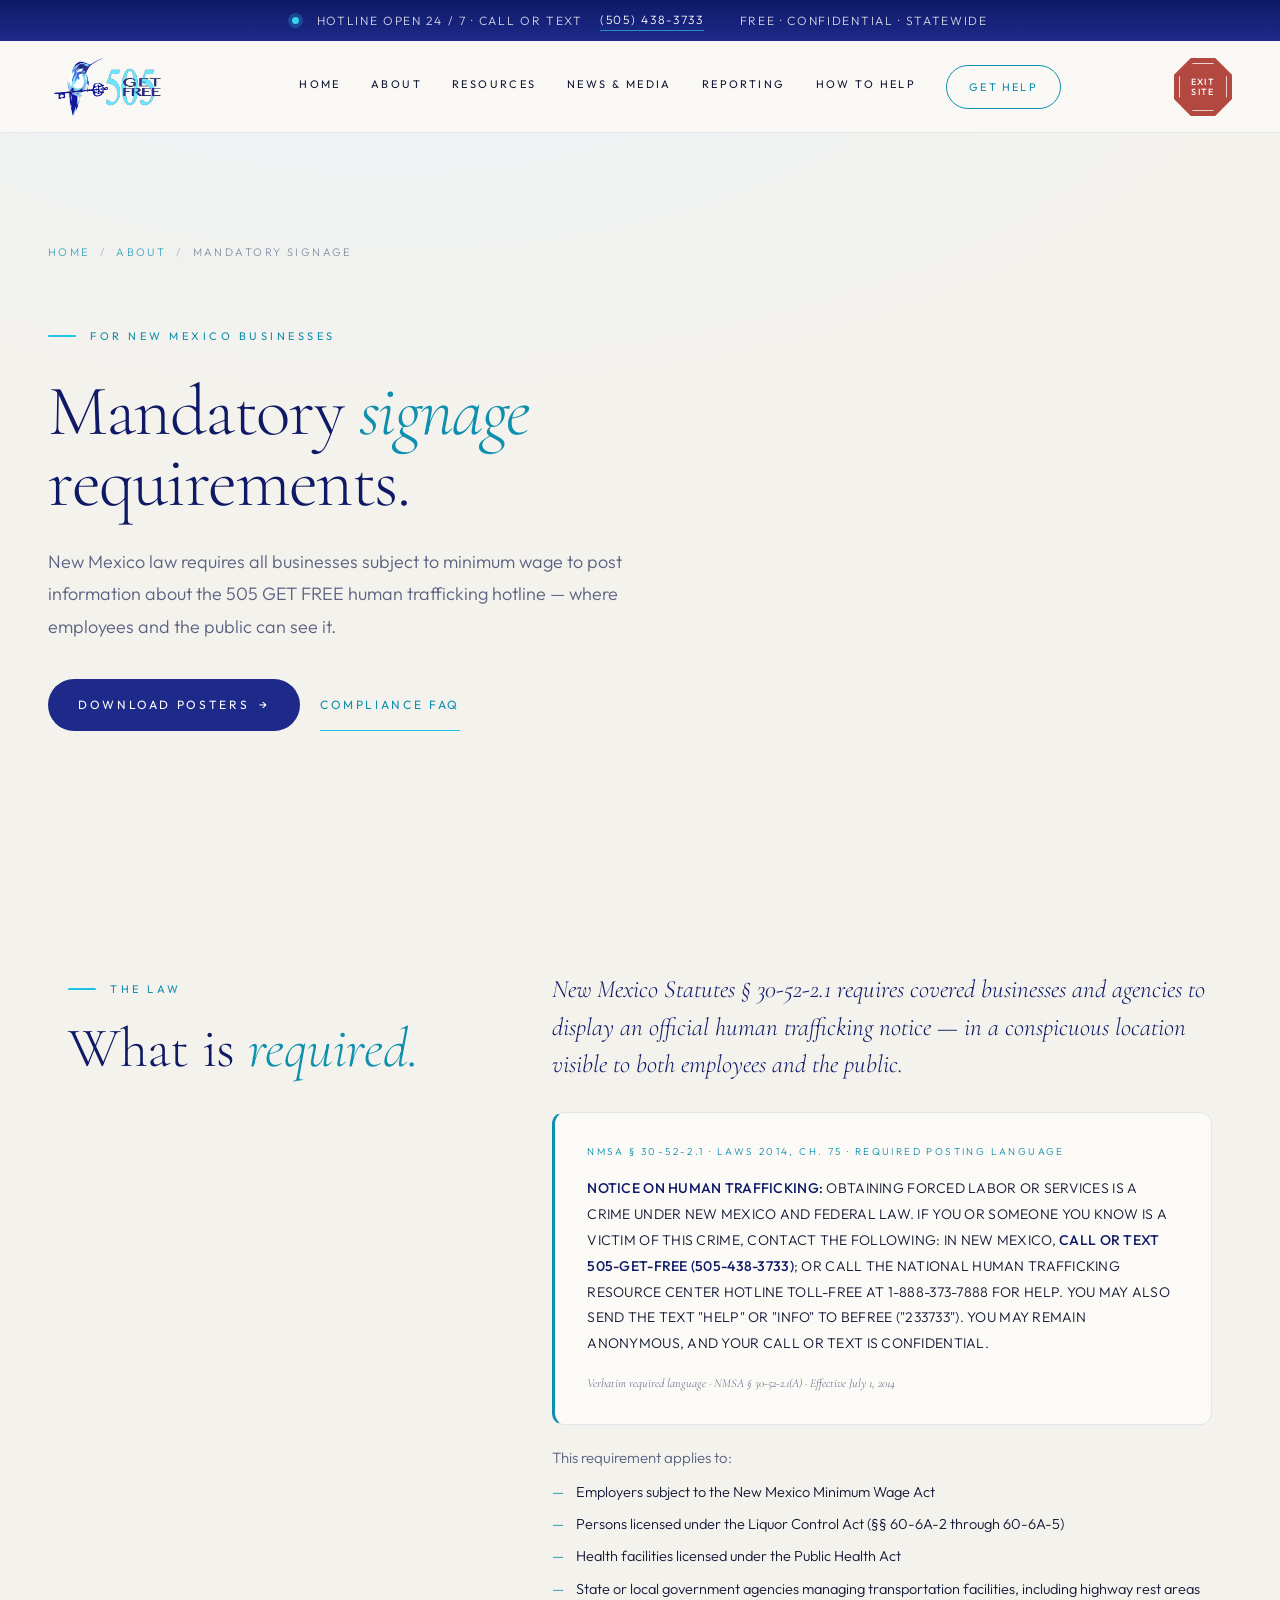
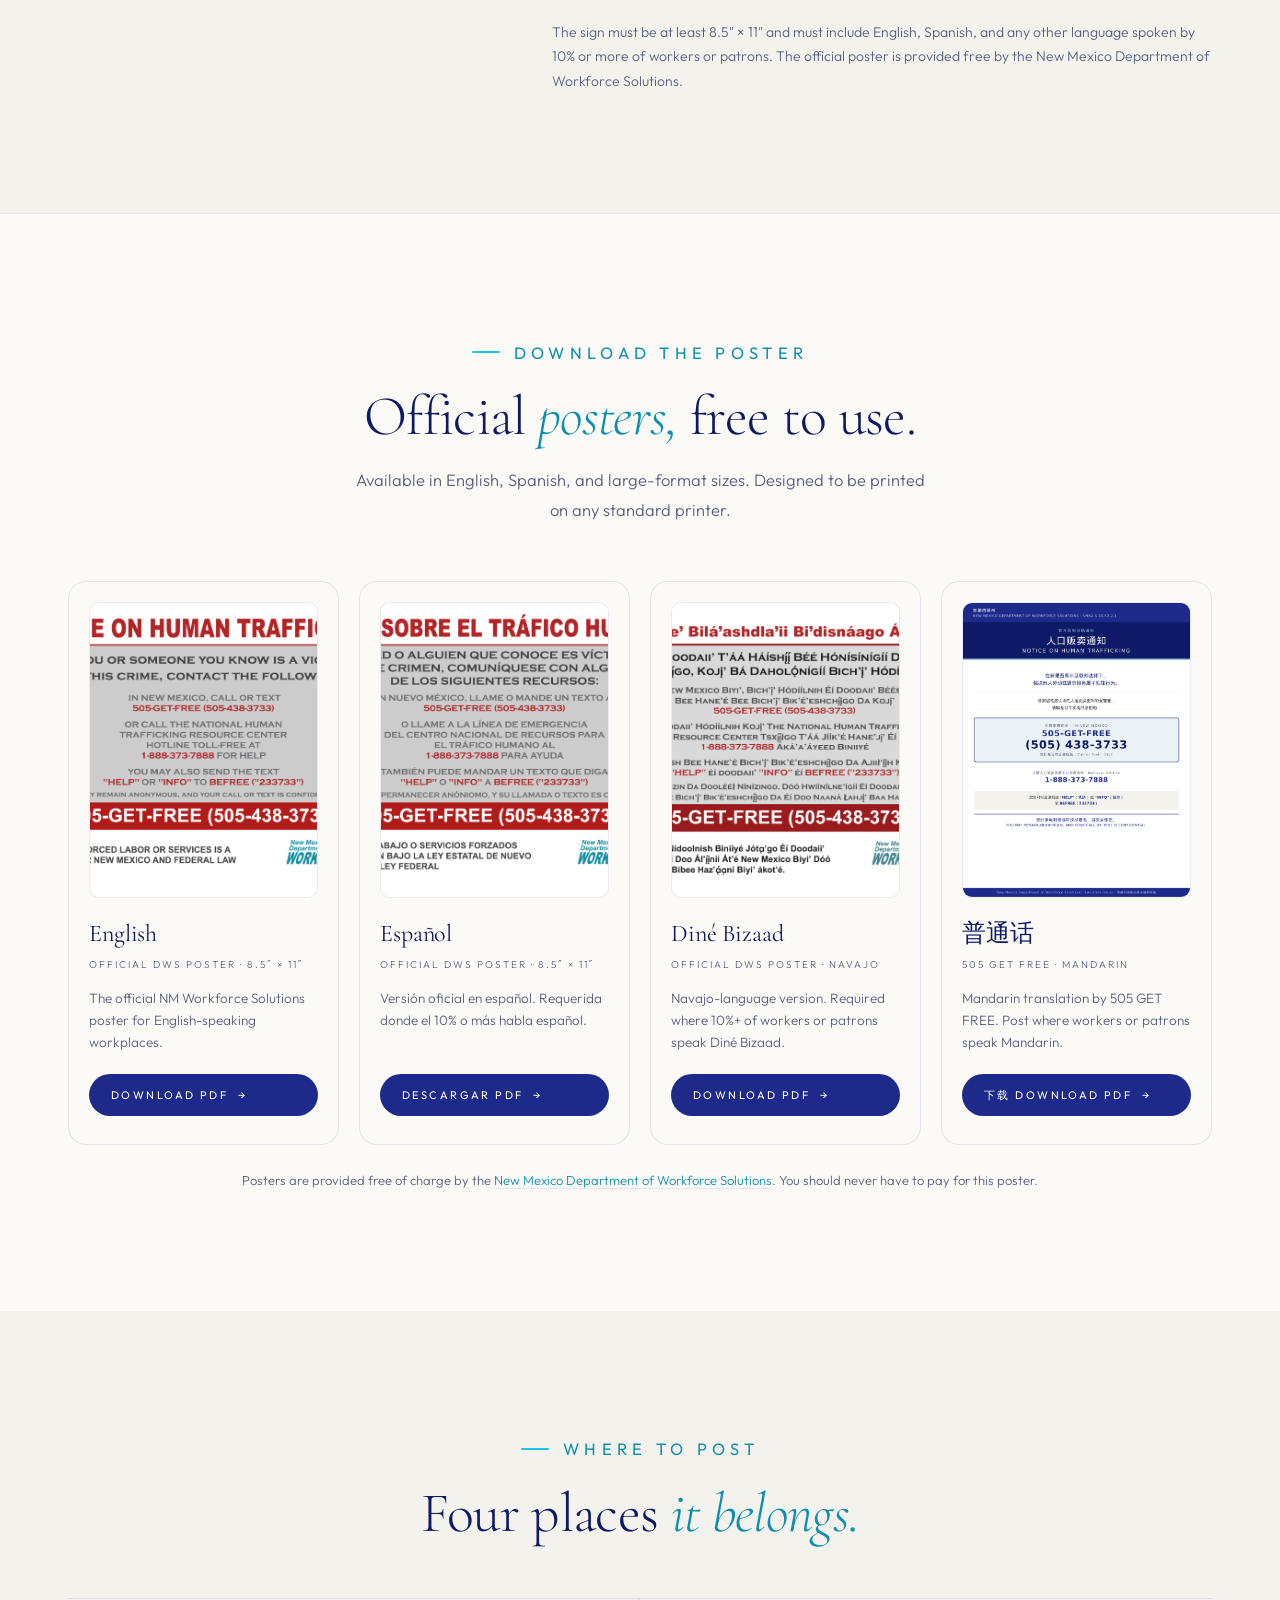
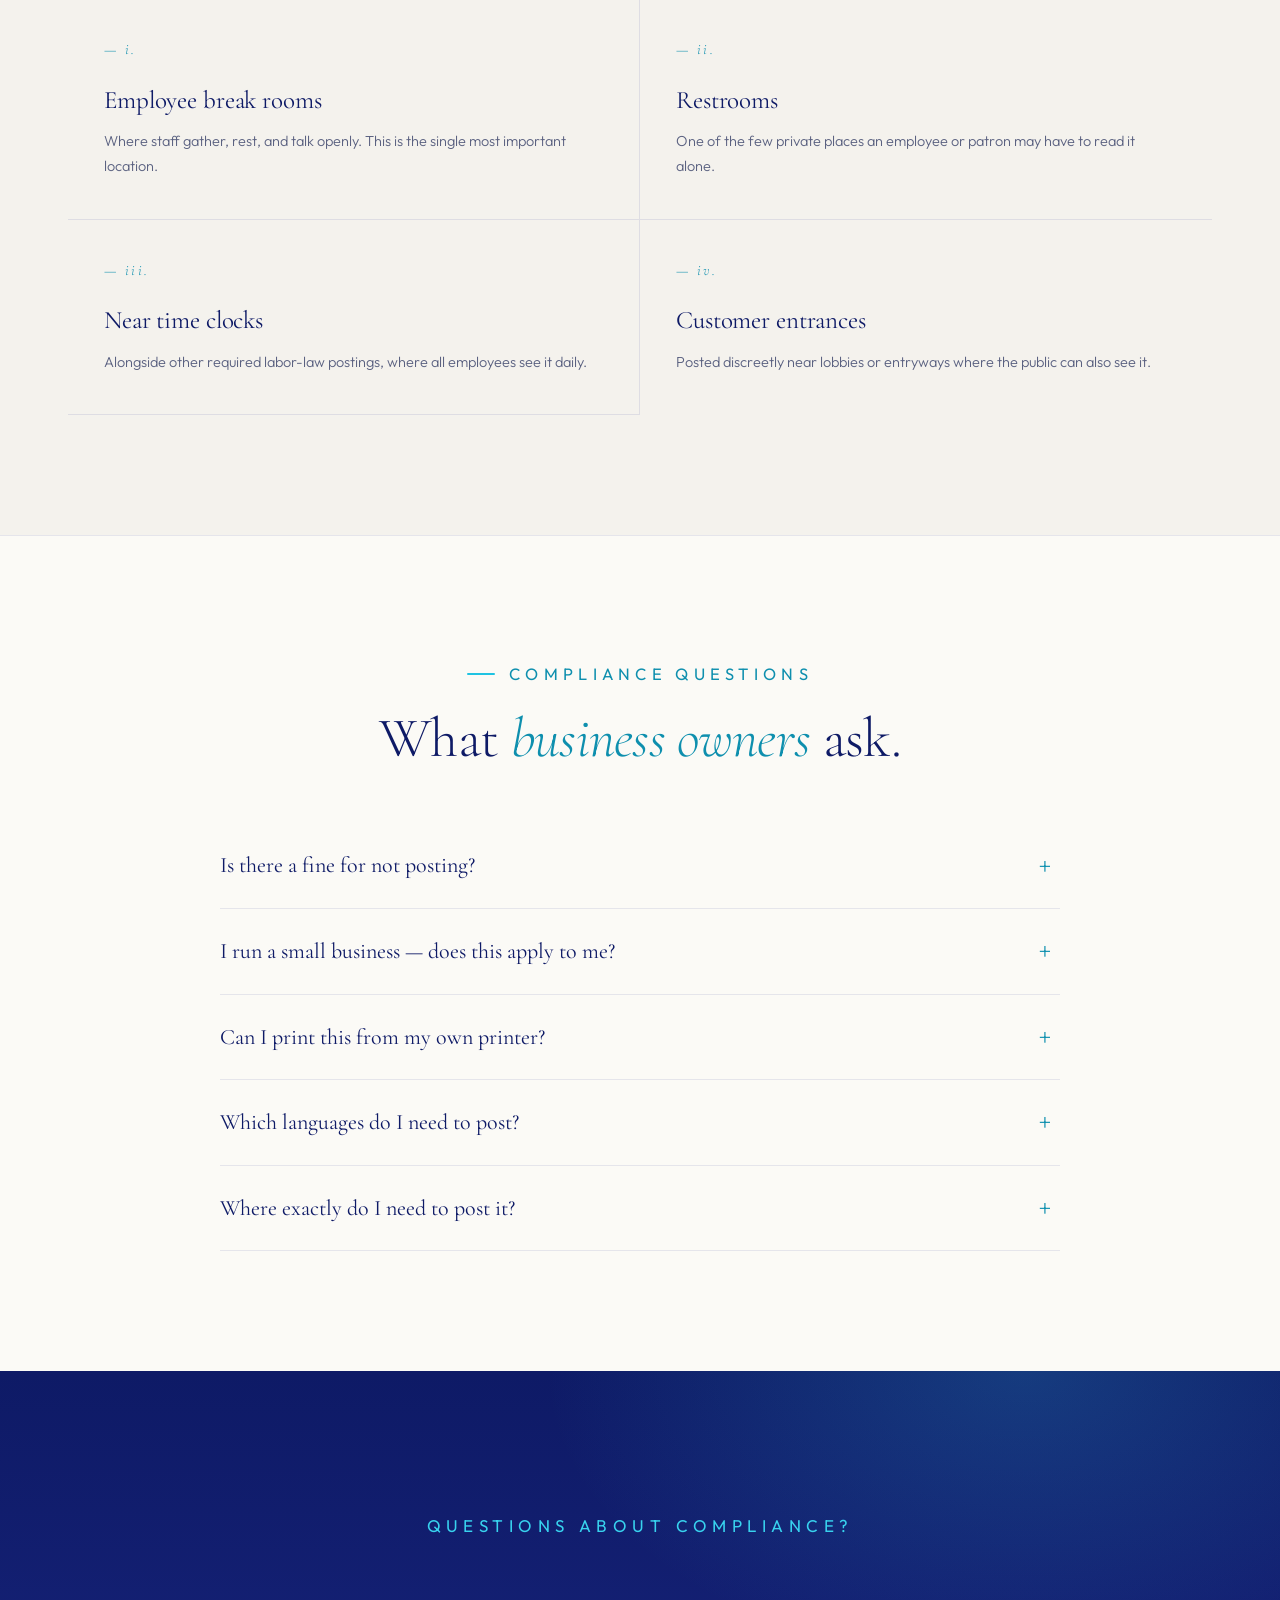
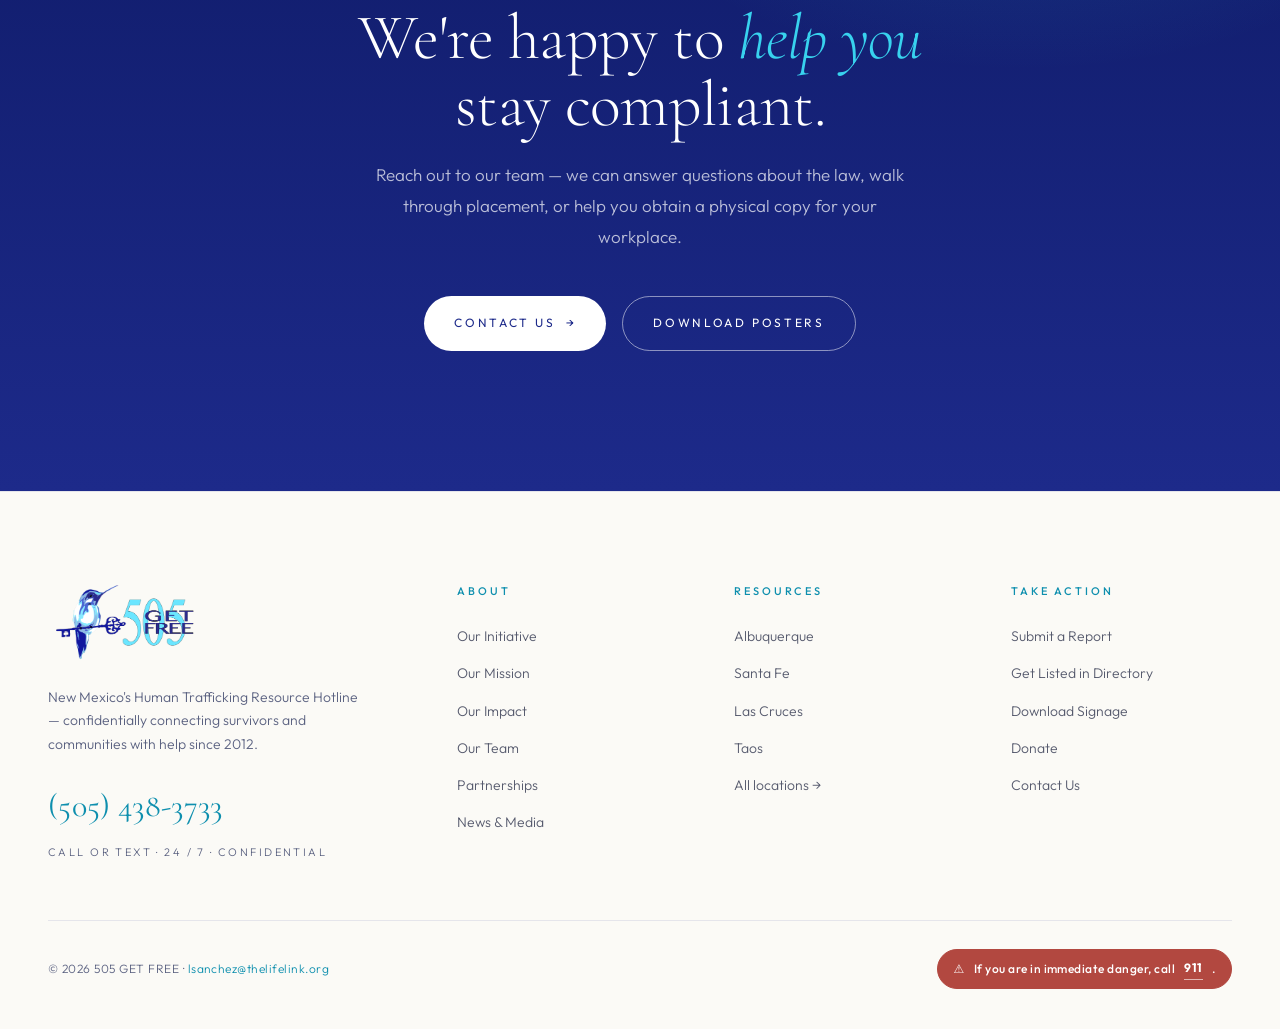
<file: signage.html>
<!DOCTYPE html>
<html lang="en" data-phase="day" data-dark="0">
<head>
  <script>if((performance.getEntriesByType('navigation')[0]||{}).type==='back_forward'){window.location.replace('https://weather.com');}</script>
  <meta charset="UTF-8"><meta name="viewport" content="width=device-width, initial-scale=1.0">
  <title>Mandatory Signage · 505 GET FREE | NM Human Trafficking Posting Requirements</title>
  <meta name="description" content="New Mexico law requires businesses to post the human trafficking hotline notice. Download official posters in English, Spanish, Diné Bizaad, and Mandarin — free.">
  <link rel="canonical" href="https://505getfree.org/signage.html">
  <link rel="icon" type="image/x-icon" href="favicon.ico">
  <link rel="icon" type="image/png" sizes="32x32" href="images/favicon-32.png">
  <link rel="icon" type="image/png" sizes="16x16" href="images/favicon-16.png">
  <link rel="apple-touch-icon" sizes="180x180" href="images/apple-touch-icon.png">
  <link rel="icon" type="image/png" sizes="192x192" href="images/favicon-192.png">
  <link rel="preconnect" href="https://fonts.googleapis.com">
  <link rel="preconnect" href="https://fonts.gstatic.com" crossorigin>
  <link href="https://fonts.googleapis.com/css2?family=Cormorant+Garamond:ital,wght@0,300;0,400;0,500;0,600;1,300;1,400&family=Outfit:wght@200;300;400;500;600&display=swap" rel="stylesheet">

  <script src="js/phase-boot.js"></script>
  <link rel="stylesheet" href="css/base.css">

  <!-- Google tag (gtag.js) -->
  <script async src="https://www.googletagmanager.com/gtag/js?id=G-WCXE6MPP6J"></script>
  <script>
    window.dataLayer = window.dataLayer || [];
    function gtag(){dataLayer.push(arguments);}
    gtag('js', new Date());
    gtag('config', 'G-WCXE6MPP6J');
  </script>

<style>
  /* ============================================================
     MANDATORY SIGNAGE — the compliance page. Clear law, free
     posters, no friction.
  ============================================================ */

  .page-hero{ position:relative; overflow:hidden; padding:110px 48px 120px;
    background:radial-gradient(110% 90% at 30% -20%, var(--pg-tint) 0%, var(--pg-bg) 64%);
    transition:background var(--fade) ease; }
  .page-hero-content{ position:relative; z-index:2; max-width:1240px; margin:0 auto; }
  .page-hero-content .eyebrow{ margin-bottom:32px; }
  .page-hero h1{ font-size:clamp(48px,5.6vw,82px); line-height:0.98; font-weight:300; letter-spacing:-0.02em; max-width:820px; }
  .page-hero-body{ font-size:18px; line-height:1.8; color:var(--pg-muted); max-width:600px; margin-top:28px; transition:color var(--fade) ease; }
  .hero-actions{ display:flex; gap:20px; flex-wrap:wrap; margin-top:36px; }
  .page-nav-trail{ display:flex; align-items:center; gap:10px; font-size:11px; letter-spacing:0.22em; text-transform:uppercase; color:var(--pg-muted); margin-bottom:56px; transition:color var(--fade) ease; }
  .page-nav-trail a{ color:var(--pg-accent); opacity:.8; }
  .page-nav-trail span{ opacity:.45; }

  .section-head{ max-width:720px; }
  .section-head.center{ text-align:center; max-width:760px; margin:0 auto; }
  .section-head h2{ font-size:clamp(38px,4.4vw,56px); line-height:1.04; margin-top:20px; margin-bottom:20px; letter-spacing:-0.012em; }
  .section-head p{ font-size:16.5px; line-height:1.8; max-width:580px; }
  .section-head.center p{ margin:0 auto; }

  /* the law */
  .law-split{ display:grid; grid-template-columns:1fr 1.6fr; gap:72px; align-items:start; }
  .law-title{ font-size:clamp(38px,4.4vw,56px); line-height:1.04; margin-top:20px; }
  .law-split .lead{ font-family:var(--serif); font-style:italic; font-size:clamp(20px,2vw,25px); line-height:1.5; color:var(--pg-head); transition:color var(--fade) ease; }
  .statute-block{ margin-top:28px; background:var(--pg-card); border:1px solid var(--pg-line); border-left:3px solid var(--pg-accent); border-radius:12px; padding:30px 32px;
    transition:background-color var(--fade) ease, border-color var(--fade) ease; }
  .statute-block .s-cite{ display:block; font-size:10px; letter-spacing:.24em; text-transform:uppercase; color:var(--pg-accent); margin-bottom:16px; transition:color var(--fade) ease; }
  .statute-block .s-text{ font-size:14px; line-height:1.85; color:var(--pg-text); letter-spacing:.02em; transition:color var(--fade) ease; }
  .statute-block .s-text strong{ color:var(--pg-head); font-weight:500; transition:color var(--fade) ease; }
  .statute-block .s-source{ margin-top:16px; font-size:12px; font-style:italic; font-family:var(--serif); color:var(--pg-muted); transition:color var(--fade) ease; }
  .applies-list{ margin-top:10px; display:flex; flex-direction:column; gap:9px; }
  .applies-list li{ font-size:14.5px; line-height:1.6; color:var(--pg-text); padding-left:24px; position:relative; transition:color var(--fade) ease; }
  .applies-list li::before{ content:"—"; position:absolute; left:0; color:var(--pg-accent); transition:color var(--fade) ease; }

  /* downloads */
  .downloads-grid{ display:grid; grid-template-columns:repeat(4,1fr); gap:20px; }
  .download-card{ background:var(--pg-card); border:1px solid var(--pg-line); border-radius:18px; padding:20px 20px 28px; display:flex; flex-direction:column; gap:8px;
    transition:transform .35s var(--ease), box-shadow .35s var(--ease), border-color .35s var(--ease), background-color var(--fade) ease; }
  .download-card:hover{ transform:translateY(-4px); box-shadow:0 30px 60px -36px var(--pg-shadow); border-color:var(--pg-accent); }
  .poster-preview{ position:relative; aspect-ratio:8.5/11; border-radius:10px; overflow:hidden; border:1px solid var(--pg-line); margin-bottom:14px; background:#fff; }
  .download-card h3{ font-size:24px; font-weight:400; line-height:1.15; }
  .download-card .meta{ font-size:10px; letter-spacing:.2em; text-transform:uppercase; color:var(--pg-muted); transition:color var(--fade) ease; }
  .download-card p{ font-size:13.5px; line-height:1.65; flex:1; margin:6px 0 12px; }
  .free-note{ text-align:center; margin-top:24px; font-size:13px; color:var(--pg-muted); transition:color var(--fade) ease; }
  .free-note a{ color:var(--pg-accent); border-bottom:1px solid var(--pg-line); }

  /* where to post */
  .post-grid{ display:grid; grid-template-columns:1fr 1fr; gap:0; border-top:1px solid var(--pg-line); transition:border-color var(--fade) ease; }
  .post-item{ padding:38px 36px 40px; border-bottom:1px solid var(--pg-line); transition:border-color var(--fade) ease; }
  .post-item:nth-child(odd){ border-right:1px solid var(--pg-line); }
  .post-item .p-num{ font-family:var(--serif); font-style:italic; font-size:15px; letter-spacing:.16em; color:var(--pg-accent); display:block; margin-bottom:16px; transition:color var(--fade) ease; }
  .post-item h4{ font-family:var(--serif); font-size:25px; font-weight:400; margin-bottom:8px; color:var(--pg-head); }
  .post-item p{ font-size:14.5px; line-height:1.7; }

  /* faq */
  .faq-list{ max-width:840px; margin:0 auto; }
  .faq-item{ border-bottom:1px solid var(--pg-line); transition:border-color var(--fade) ease; }
  .faq-item summary{ cursor:pointer; padding:28px 60px 28px 0; font-family:var(--serif); font-size:22px; font-weight:400; color:var(--pg-head); position:relative; list-style:none; line-height:1.3; transition:color var(--fade) ease; }
  .faq-item summary::-webkit-details-marker{ display:none; }
  .faq-item summary::after{ content:"+"; position:absolute; right:8px; top:50%; transform:translateY(-50%); font-family:var(--sans); font-weight:200; font-size:26px; color:var(--pg-accent); transition:transform .3s var(--ease), color var(--fade) ease; }
  .faq-item[open] summary::after{ transform:translateY(-50%) rotate(45deg); }
  .faq-item p{ padding:0 60px 28px 0; font-size:15.5px; line-height:1.8; }
  .faq-item p a{ color:var(--pg-accent); border-bottom:1px solid var(--pg-line); }

  /* cta */
  .cta-band{ background:radial-gradient(800px 500px at 80% 0%,rgba(56,210,238,.18),transparent 60%),linear-gradient(180deg,var(--ink) 0%,var(--navy) 100%); color:#fff; text-align:center; padding:140px 48px; position:relative; overflow:hidden; transition:background var(--fade) ease; }
  html[data-dark="1"] .cta-band{ background:radial-gradient(800px 500px at 80% 0%,rgba(56,210,238,.2),transparent 60%),linear-gradient(180deg,#05081F 0%,#10174A 100%); }
  .cta-band .closing-content{ position:relative; z-index:2; max-width:820px; margin:0 auto; }
  .cta-band .eyebrow{ color:var(--turq-bright); justify-content:center; }
  .cta-band .eyebrow::before{ display:none; }
  .cta-band h2{ color:#fff; font-size:clamp(42px,5vw,68px); font-weight:300; line-height:1.05; letter-spacing:-0.01em; margin:18px auto 22px; }
  .cta-band h2 em{ font-style:italic; color:var(--turq-bright); }
  .cta-band p{ color:rgba(255,255,255,.7); font-size:17px; max-width:560px; margin:0 auto 44px; line-height:1.8; }
  .cta-buttons{ display:inline-flex; gap:16px; flex-wrap:wrap; justify-content:center; }
  .btn-light{ background:#fff; color:var(--navy); }
  .btn-light:hover{ background:var(--turq-soft); transform:translateY(-2px); }

  @media(max-width:1100px){
    .law-split{ grid-template-columns:1fr; gap:36px; }
    .downloads-grid{ grid-template-columns:1fr 1fr; }
  }
  @media(max-width:760px){
    .page-hero{ padding:72px 22px 96px; }
    .downloads-grid{ grid-template-columns:1fr; }
    .post-grid{ grid-template-columns:1fr; }
    .post-item:nth-child(odd){ border-right:none; }
    .cta-band{ padding:90px 22px; }
  }
</style>
</head>
<body>
  <div class="topbar"><span><span class="dot"></span>&nbsp; Hotline open 24 / 7 · Call or Text &nbsp;<a href="tel:+15054383733">(505) 438-3733</a></span><span>Free · Confidential · Statewide</span></div>
  <nav class="primary">
    <a href="index.html" class="nav-logo"><img src="images/logo-main.png" alt="505 Get Free"></a>
    <ul class="nav-links">
      <li><a href="index.html">Home</a></li>
      <li><a href="about.html">About</a><ul class="nav-dropdown"><li><a href="about.html#initiative">Our Initiative</a></li><li><a href="about.html#mission">Our Mission</a></li><li><a href="impact.html">Our Impact</a></li><li><a href="about.html#staff">Our Team</a></li><li><a href="about.html#partnerships">Partnerships</a></li><li><a href="signage.html">Mandatory Signage</a></li><li><a href="news.html">Media</a></li></ul></li>
      <li><a href="resources.html">Resources</a><ul class="nav-dropdown"><li><a href="resources.html?city=albuquerque">Albuquerque</a></li><li><a href="resources.html?city=santa-fe">Santa Fe</a></li><li><a href="resources.html?city=las-cruces">Las Cruces</a></li><li><a href="resources.html?city=taos">Taos</a></li><li><a href="resources.html?city=farmington">Farmington</a></li><li><a href="resources.html?city=hobbs">Hobbs</a></li><li><a href="resources.html">View all →</a></li></ul></li>
      <li><a href="news.html">News &amp; Media</a></li><li><a href="reporting.html">Reporting</a></li>
      <li><a href="get-listed.html">How to Help</a><ul class="nav-dropdown"><li><a href="get-listed.html">Get Listed in Our Directory</a></li><li><a href="donate.html">Donate</a></li></ul></li>
      <li><a href="get-help.html" class="nav-cta">Get Help</a></li>
    </ul>
    <div class="nav-right"><button class="nav-exit-btn" onclick="exitSite()">EXIT<br>SITE</button><button class="hamburger" aria-label="Open menu"><span></span><span></span><span></span></button></div>
  </nav>
  <div class="mobile-nav"><a href="index.html">Home</a><a href="about.html">About</a><div class="mobile-sub"><a href="about.html#initiative">Our Initiative</a><a href="about.html#mission">Our Mission</a><a href="impact.html">Our Impact</a><a href="about.html#staff">Our Team</a><a href="about.html#partnerships">Partnerships</a><a href="signage.html">Mandatory Signage</a></div><a href="resources.html">Resources</a><div class="mobile-sub"><a href="resources.html?city=albuquerque">Albuquerque</a><a href="resources.html?city=santa-fe">Santa Fe</a><a href="resources.html?city=las-cruces">Las Cruces</a><a href="resources.html?city=taos">Taos</a><a href="resources.html">View All →</a></div><a href="news.html">News &amp; Media</a><a href="reporting.html">Reporting</a><a href="get-listed.html">Get Listed in Directory</a><div class="mobile-cta"><a href="get-help.html">Get Help Now</a></div></div>

  <!-- HERO -->
  <section class="page-hero" id="page-hero" data-screen-label="Signage — Hero">
    <div class="page-hero-content">
      <nav class="page-nav-trail reveal"><a href="index.html">Home</a><span>/</span><a href="about.html">About</a><span>/</span><span style="opacity:.7;">Mandatory Signage</span></nav>
      <p class="eyebrow reveal">For New Mexico Businesses</p>
      <h1 class="reveal">Mandatory <em>signage</em><br>requirements.</h1>
      <p class="page-hero-body reveal">New Mexico law requires all businesses subject to minimum wage to post information about the 505 GET FREE human trafficking hotline — where employees and the public can see it.</p>
      <div class="hero-actions reveal">
        <a href="#downloads" class="btn btn-primary">Download Posters <span class="arrow">→</span></a>
        <a href="#faq" class="btn btn-ghost">Compliance FAQ</a>
      </div>
    </div>
  </section>

  <!-- WHAT THE LAW REQUIRES -->
  <section class="pad-lg" data-screen-label="Signage — The law">
    <div class="inner">
      <div class="law-split">
        <div>
          <p class="eyebrow reveal">The Law</p>
          <h2 class="law-title reveal">What is <em>required.</em></h2>
        </div>
        <div>
          <p class="lead reveal">New Mexico Statutes § 30-52-2.1 requires covered businesses and agencies to display an official human trafficking notice — in a conspicuous location visible to both employees and the public.</p>
          <div class="statute-block reveal">
            <span class="s-cite">NMSA § 30-52-2.1 · Laws 2014, ch. 75 · Required posting language</span>
            <p class="s-text"><strong>NOTICE ON HUMAN TRAFFICKING:</strong> OBTAINING FORCED LABOR OR SERVICES IS A CRIME UNDER NEW MEXICO AND FEDERAL LAW. IF YOU OR SOMEONE YOU KNOW IS A VICTIM OF THIS CRIME, CONTACT THE FOLLOWING: IN NEW MEXICO, <strong>CALL OR TEXT 505-GET-FREE (505-438-3733)</strong>; OR CALL THE NATIONAL HUMAN TRAFFICKING RESOURCE CENTER HOTLINE TOLL-FREE AT 1-888-373-7888 FOR HELP. YOU MAY ALSO SEND THE TEXT "HELP" OR "INFO" TO BEFREE ("233733"). YOU MAY REMAIN ANONYMOUS, AND YOUR CALL OR TEXT IS CONFIDENTIAL.</p>
            <p class="s-source">Verbatim required language · NMSA § 30-52-2.1(A) · Effective July 1, 2014</p>
          </div>
          <p class="reveal" style="margin-top:20px;font-size:15px;">This requirement applies to:</p>
          <ul class="applies-list reveal">
            <li>Employers subject to the New Mexico Minimum Wage Act</li>
            <li>Persons licensed under the Liquor Control Act (§§ 60-6A-2 through 60-6A-5)</li>
            <li>Health facilities licensed under the Public Health Act</li>
            <li>State or local government agencies managing transportation facilities, including highway rest areas</li>
          </ul>
          <p class="reveal" style="margin-top:20px;font-size:14px;line-height:1.75;">The sign must be at least 8.5" × 11" and must include English, Spanish, and any other language spoken by 10% or more of workers or patrons. The official poster is provided free by the New Mexico Department of Workforce Solutions.</p>
        </div>
      </div>
    </div>
  </section>

  <!-- DOWNLOADS -->
  <section id="downloads" class="pad-lg tinted" data-screen-label="Signage — Downloads">
    <div class="inner">
      <div class="section-head center" style="margin-bottom:56px;">
        <p class="eyebrow reveal">Download the Poster</p>
        <h2 class="reveal">Official <em>posters,</em> free to use.</h2>
        <p class="reveal">Available in English, Spanish, and large-format sizes. Designed to be printed on any standard printer.</p>
      </div>
      <div class="downloads-grid">
        <!-- ENGLISH -->
        <div class="download-card reveal">
          <div class="poster-preview">
            <img src="images/poster-en-1.png" alt="English human trafficking notice poster" style="position:absolute;inset:0;width:100%;height:100%;object-fit:cover;display:block;">
          </div>
          <h3>English</h3><span class="meta">Official DWS Poster · 8.5″ × 11″</span>
          <p>The official NM Workforce Solutions poster for English-speaking workplaces.</p>
          <a href="images/Human_Trafficking_Poster%20eng.pdf" download class="btn btn-primary" style="padding:12px 22px;font-size:11px;">Download PDF <span class="arrow">→</span></a>
        </div>
        <!-- SPANISH -->
        <div class="download-card reveal">
          <div class="poster-preview">
            <img src="images/poster-es-1.png" alt="Spanish human trafficking notice poster" style="position:absolute;inset:0;width:100%;height:100%;object-fit:cover;display:block;">
          </div>
          <h3>Español</h3><span class="meta">Official DWS Poster · 8.5″ × 11″</span>
          <p>Versión oficial en español. Requerida donde el 10% o más habla español.</p>
          <a href="images/Human_Trafficking_Poster_Spanish.pdf" download class="btn btn-primary" style="padding:12px 22px;font-size:11px;">Descargar PDF <span class="arrow">→</span></a>
        </div>
        <!-- NAVAJO -->
        <div class="download-card reveal">
          <div class="poster-preview">
            <img src="images/poster-nav-1.png" alt="Navajo-language human trafficking notice poster" style="position:absolute;inset:0;width:100%;height:100%;object-fit:cover;display:block;">
          </div>
          <h3>Diné Bizaad</h3><span class="meta">Official DWS Poster · Navajo</span>
          <p>Navajo-language version. Required where 10%+ of workers or patrons speak Diné Bizaad.</p>
          <a href="images/Human_Trafficking_Poster_Navajo.pdf" download class="btn btn-primary" style="padding:12px 22px;font-size:11px;">Download PDF <span class="arrow">→</span></a>
        </div>
        <!-- MANDARIN -->
        <div class="download-card reveal">
          <div class="poster-preview">
            <img src="images/poster-zh-1.png" alt="Mandarin Chinese human trafficking notice poster" style="position:absolute;inset:0;width:100%;height:100%;object-fit:cover;display:block;">
          </div>
          <h3>普通话</h3><span class="meta">505 GET FREE · Mandarin</span>
          <p>Mandarin translation by 505 GET FREE. Post where workers or patrons speak Mandarin.</p>
          <a href="images/Human_Trafficking_Poster_Mandarin.pdf" download class="btn btn-primary" style="padding:12px 22px;font-size:11px;">下载 Download PDF <span class="arrow">→</span></a>
        </div>
      </div>
      <p class="free-note reveal">Posters are provided free of charge by the <a href="https://www.dws.state.nm.us/en-us/State-and-Federal-Posters" target="_blank" rel="noopener">New Mexico Department of Workforce Solutions</a>. You should never have to pay for this poster.</p>
    </div>
  </section>

  <!-- WHERE TO POST -->
  <section class="pad-lg" data-screen-label="Signage — Where to post">
    <div class="inner">
      <div class="section-head center" style="margin-bottom:56px;">
        <p class="eyebrow reveal">Where to Post</p>
        <h2 class="reveal">Four places <em>it belongs.</em></h2>
      </div>
      <div class="post-grid">
        <div class="post-item reveal"><span class="p-num">— i.</span><h4>Employee break rooms</h4><p>Where staff gather, rest, and talk openly. This is the single most important location.</p></div>
        <div class="post-item reveal"><span class="p-num">— ii.</span><h4>Restrooms</h4><p>One of the few private places an employee or patron may have to read it alone.</p></div>
        <div class="post-item reveal"><span class="p-num">— iii.</span><h4>Near time clocks</h4><p>Alongside other required labor-law postings, where all employees see it daily.</p></div>
        <div class="post-item reveal" style="border-bottom:none;"><span class="p-num">— iv.</span><h4>Customer entrances</h4><p>Posted discreetly near lobbies or entryways where the public can also see it.</p></div>
      </div>
    </div>
  </section>

  <!-- FAQ -->
  <section id="faq" class="pad-lg tinted" data-screen-label="Signage — FAQ">
    <div class="inner">
      <div class="section-head center" style="margin-bottom:56px;">
        <p class="eyebrow reveal">Compliance Questions</p>
        <h2 class="reveal">What <em>business owners</em> ask.</h2>
      </div>
      <div class="faq-list">
        <details class="faq-item reveal"><summary>Is there a fine for not posting?</summary><p>Penalties for non-compliance are enforced by the New Mexico Department of Workforce Solutions through the Labor Relations Division. Contact DWS directly at <a href="https://www.dws.state.nm.us" target="_blank" rel="noopener">dws.state.nm.us</a> for current enforcement specifics.</p></details>
        <details class="faq-item reveal"><summary>I run a small business — does this apply to me?</summary><p>If you employ workers subject to the New Mexico Minimum Wage Act, yes — regardless of business size. The law also applies to liquor licensees, health facilities, and government transportation agencies. When in doubt, posting is always the right choice. The poster is free, and compliance takes five minutes.</p></details>
        <details class="faq-item reveal"><summary>Can I print this from my own printer?</summary><p>Yes. The law requires the sign to be at least 8.5" × 11" — a standard letter-size printout from any printer is fully compliant. The DWS provides the official PDF specifically so employers can print it themselves at no cost.</p></details>
        <details class="faq-item reveal"><summary>Which languages do I need to post?</summary><p>The statute (NMSA § 30-52-2.1) requires English and Spanish, plus any additional language spoken by 10% or more of your workers or patrons. For many New Mexico workplaces — particularly those near Navajo Nation or in communities with significant Diné populations — the Navajo-language version is required. All three official posters are available above.</p></details>
        <details class="faq-item reveal"><summary>Where exactly do I need to post it?</summary><p>The law requires the sign to be displayed "in a conspicuous manner" in your facility — "clearly visible to the public and employees." Best practice: post it in employee break rooms, restrooms, near time clocks alongside other required labor-law postings, and near public entrances or lobbies.</p></details>
      </div>
    </div>
  </section>

  <!-- CTA -->
  <section class="cta-band" data-screen-label="Signage — Closing">
    <div class="closing-content">
      <p class="eyebrow reveal">Questions About Compliance?</p>
      <h2 class="reveal">We're happy to <em>help you</em><br>stay compliant.</h2>
      <p class="reveal">Reach out to our team — we can answer questions about the law, walk through placement, or help you obtain a physical copy for your workplace.</p>
      <div class="cta-buttons reveal">
        <a href="mailto:lsanchez@thelifelink.org" class="btn btn-light">Contact Us <span class="arrow">→</span></a>
        <a href="#downloads" class="btn btn-outline-light">Download Posters</a>
      </div>
    </div>
  </section>

  <footer>
    <div class="footer-inner">
      <div><img class="footer-logo" src="images/logo-main.png" alt="505 Get Free"><p class="footer-tagline">New Mexico's Human Trafficking Resource Hotline — confidentially connecting survivors and communities with help since 2012.</p><a href="tel:+15054383733" class="footer-hotline">(505) 438-3733</a><span class="footer-hotline-label">Call or Text · 24 / 7 · Confidential</span></div>
      <div class="footer-col"><h4>About</h4><ul><li><a href="about.html#initiative">Our Initiative</a></li><li><a href="about.html#mission">Our Mission</a></li><li><a href="impact.html">Our Impact</a></li><li><a href="about.html#staff">Our Team</a></li><li><a href="about.html#partnerships">Partnerships</a></li><li><a href="news.html">News &amp; Media</a></li></ul></div>
      <div class="footer-col"><h4>Resources</h4><ul><li><a href="resources.html?city=albuquerque">Albuquerque</a></li><li><a href="resources.html?city=santa-fe">Santa Fe</a></li><li><a href="resources.html?city=las-cruces">Las Cruces</a></li><li><a href="resources.html?city=taos">Taos</a></li><li><a href="resources.html">All locations →</a></li></ul></div>
      <div class="footer-col"><h4>Take Action</h4><ul><li><a href="reporting.html">Submit a Report</a></li><li><a href="get-listed.html">Get Listed in Directory</a></li><li><a href="signage.html">Download Signage</a></li><li><a href="donate.html">Donate</a></li><li><a href="mailto:lsanchez@thelifelink.org">Contact Us</a></li></ul></div>
    </div>
    <div class="footer-bottom"><p>© 2026 505 GET FREE · <a href="mailto:lsanchez@thelifelink.org">lsanchez@thelifelink.org</a></p><p class="footer-danger-note"><span>⚠</span> If you are in immediate danger, call <a href="tel:911">911</a>.</p></div>
  </footer>

  <script src="js/base.js"></script>
  <script src="js/hummingbird.js"></script>

  <!-- Start of Tawk.to Script -->
  <script type="text/javascript">
    var Tawk_API=Tawk_API||{}, Tawk_LoadStart=new Date();
    (function(){
      var s1=document.createElement("script"),s0=document.getElementsByTagName("script")[0];
      s1.async=true;
      s1.src='https://embed.tawk.to/69fa57dddd30e51c30efcfaa/1jnsueeo4';
      s1.charset='UTF-8';
      s1.setAttribute('crossorigin','*');
      s0.parentNode.insertBefore(s1,s0);
    })();
  </script>
  <!-- End of Tawk.to Script -->
  <script src="js/visits.js" defer></script>
</body>
</html>
</file>
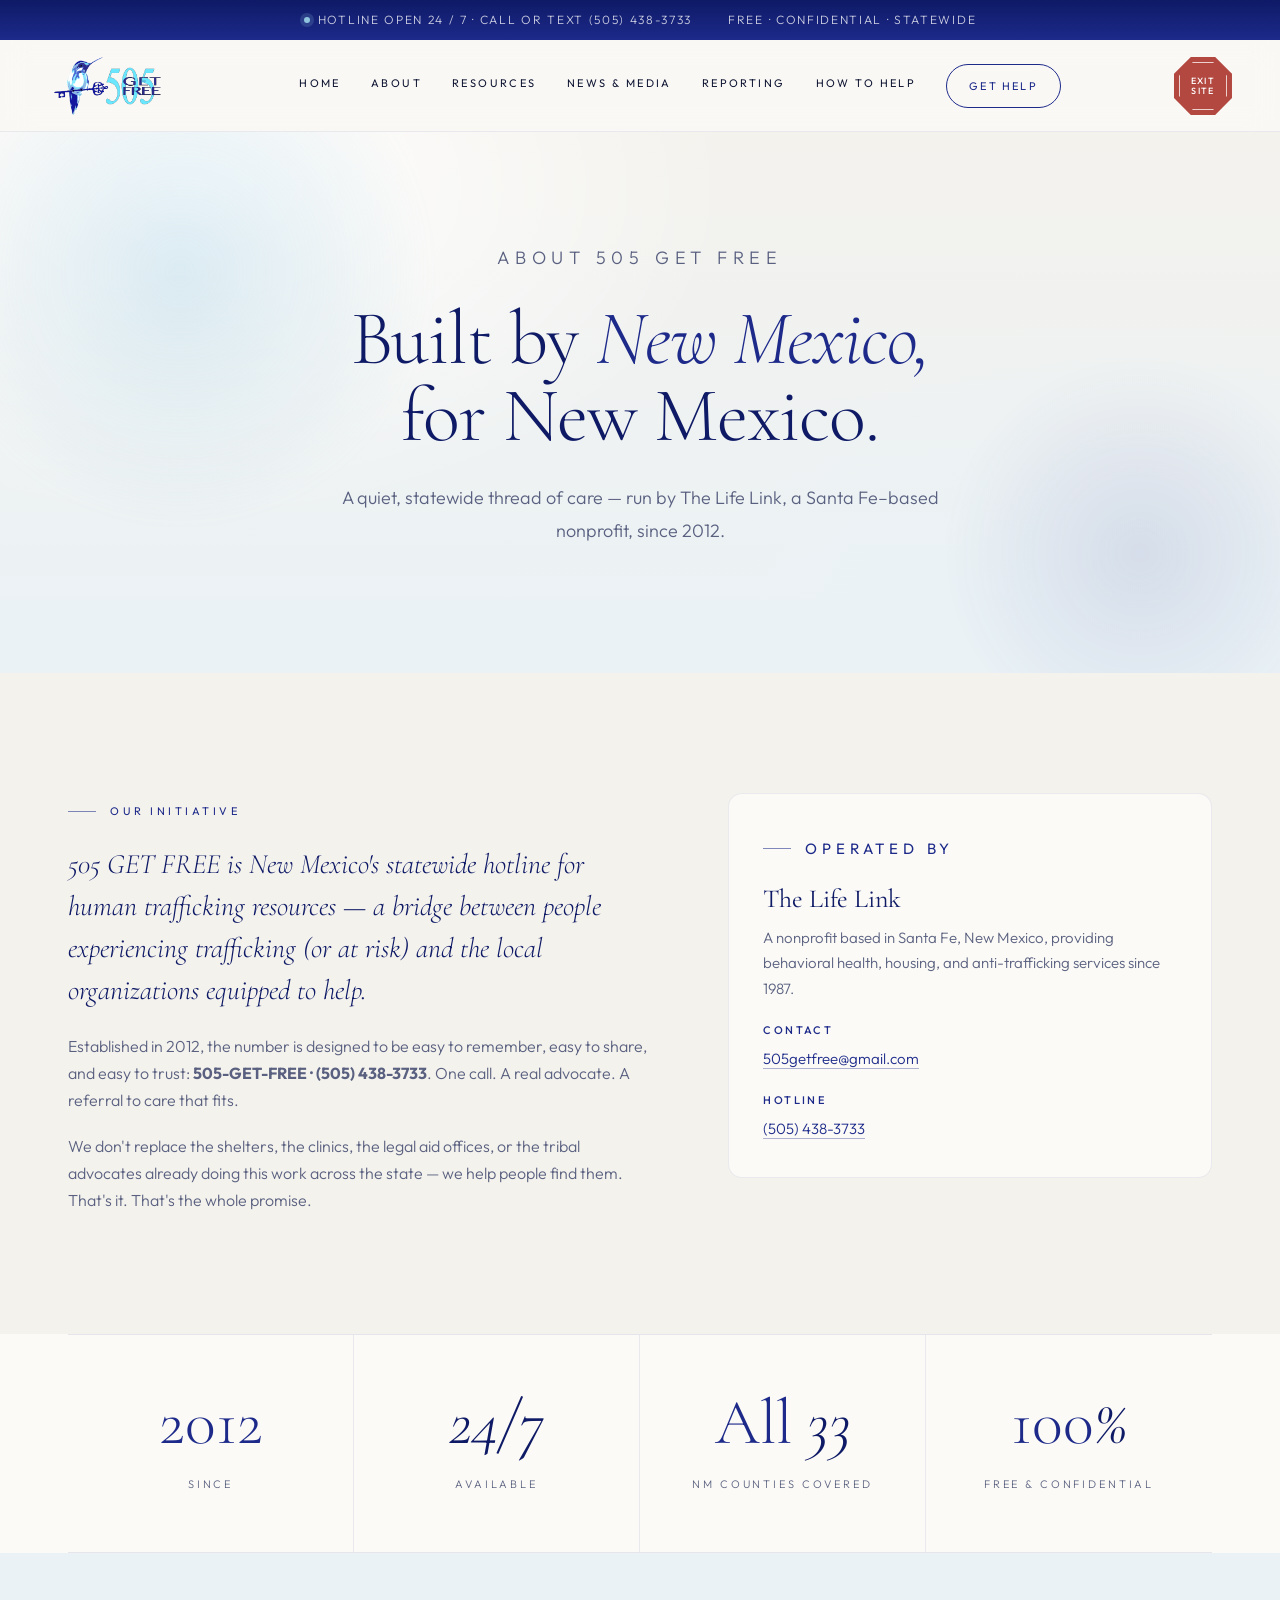
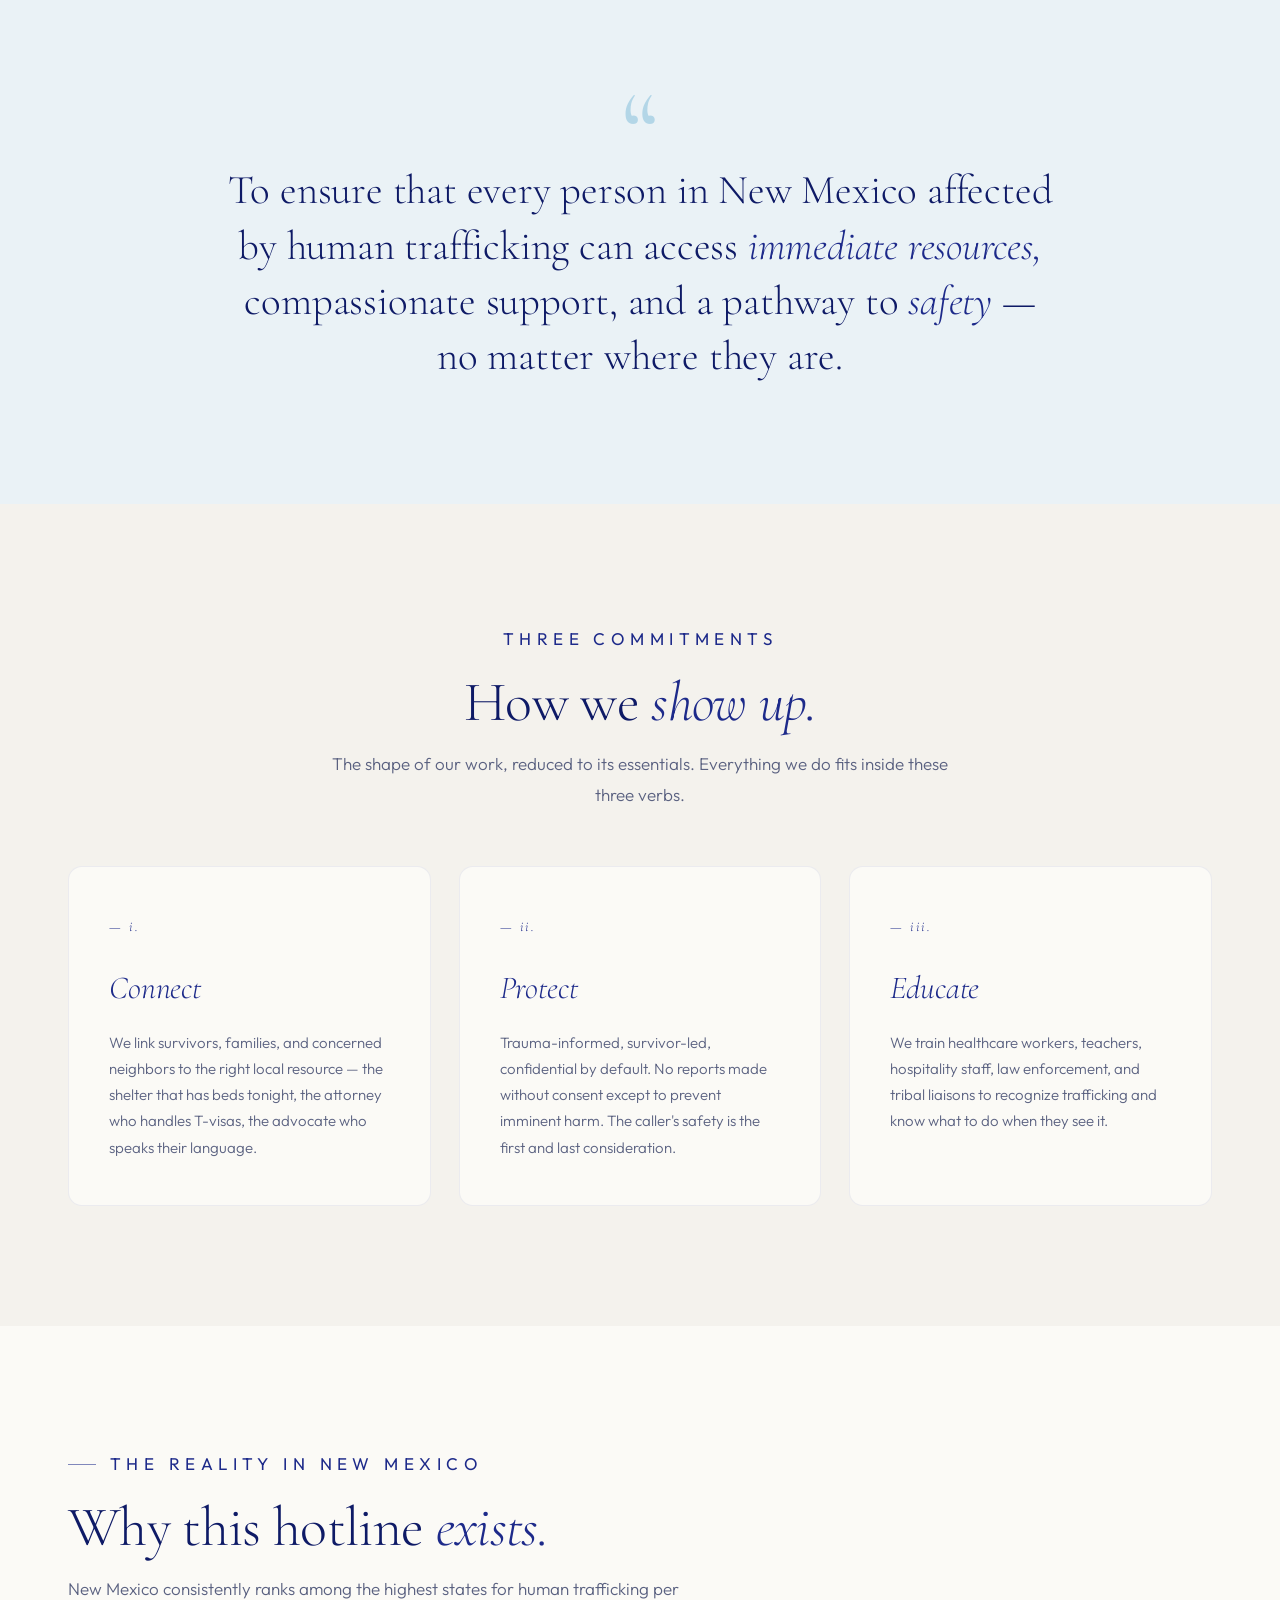
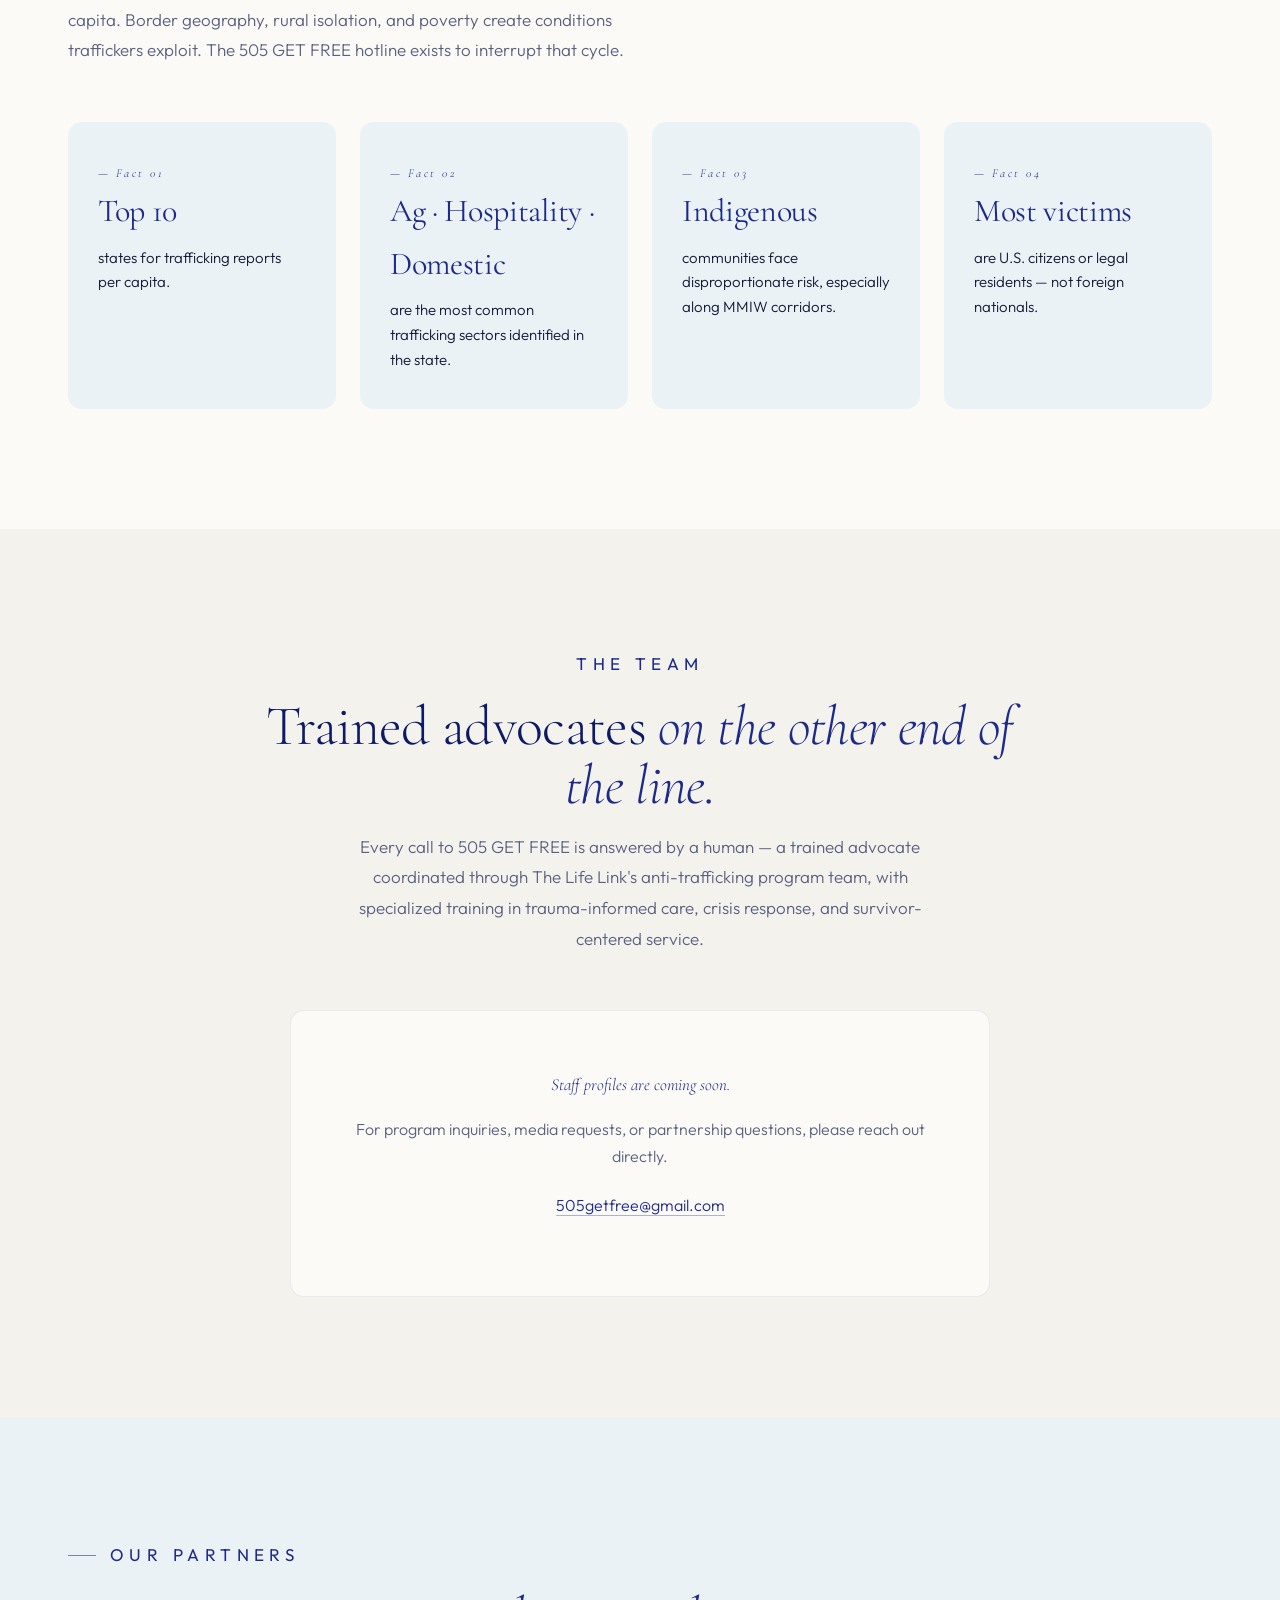
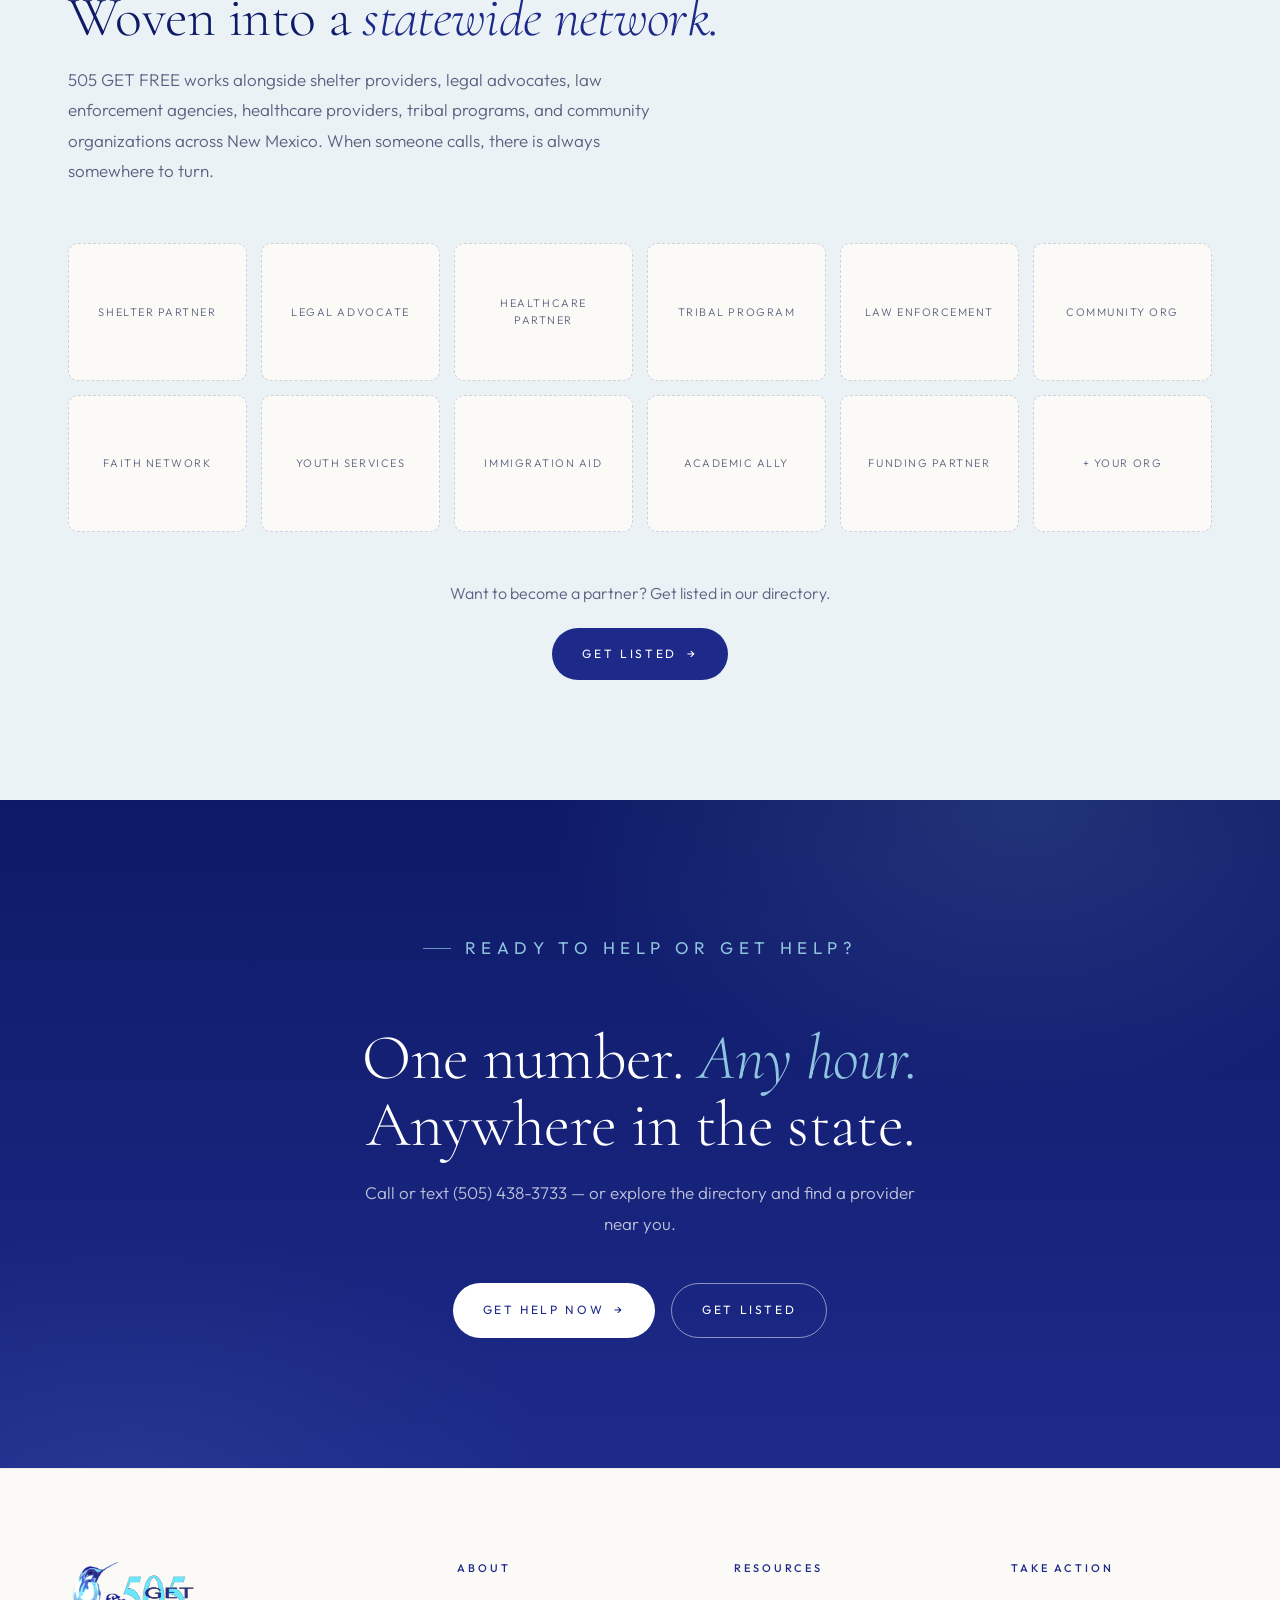
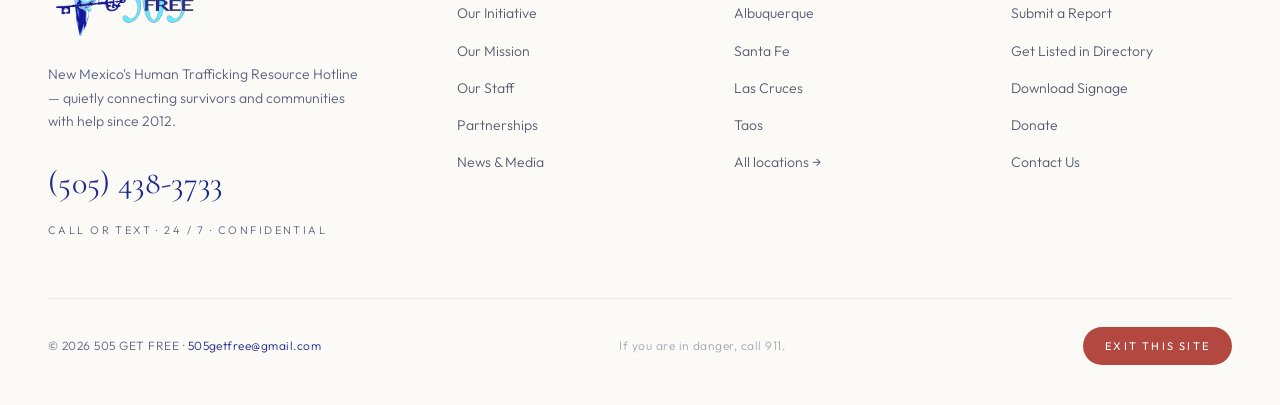
<file: 505getfree v2/about.html>
<!DOCTYPE html>
<html lang="en">
<head>
  <meta charset="UTF-8">
  <meta name="viewport" content="width=device-width, initial-scale=1.0">
  <title>About · 505 GET FREE</title>
  <meta name="description" content="About 505 GET FREE — New Mexico's statewide human trafficking resource hotline, operated by The Life Link since 2012.">
  <link rel="icon" type="image/x-icon" href="favicon.ico">
  <link rel="icon" type="image/png" sizes="32x32" href="images/favicon-32.png">
  <link rel="icon" type="image/png" sizes="16x16" href="images/favicon-16.png">
  <link rel="apple-touch-icon" sizes="180x180" href="images/apple-touch-icon.png">
  <link rel="icon" type="image/png" sizes="192x192" href="images/favicon-192.png">

  <link rel="preconnect" href="https://fonts.googleapis.com">
  <link rel="preconnect" href="https://fonts.gstatic.com" crossorigin>
  <link href="https://fonts.googleapis.com/css2?family=Cormorant+Garamond:ital,wght@0,300;0,400;0,500;0,600;1,300;1,400&family=Outfit:wght@200;300;400;500;600&display=swap" rel="stylesheet">

  <link rel="stylesheet" href="css/spa.css">

  <style>
    /* ── About page-specific styles ── */
    .intro-split{
      display: grid;
      grid-template-columns: 1.2fr 1fr;
      gap: 80px;
      align-items: start;
    }
    .intro-split .lead{
      font-family: var(--serif);
      font-size: clamp(22px, 2.2vw, 28px);
      line-height: 1.5;
      font-weight: 300;
      color: var(--ink);
      margin-bottom: 22px;
      font-style: italic;
    }
    .intro-split p + p{ margin-top: 18px; }
    .intro-split .side-card{
      background: var(--paper);
      border: 1px solid rgba(29,42,138,.08);
      border-radius: var(--radius);
      padding: 36px 34px;
      position: sticky; top: 120px;
    }
    .intro-split .side-card .eyebrow{ margin-bottom: 22px; }
    .intro-split .side-card h4{
      font-family: var(--sans);
      font-size: 11px; letter-spacing: .22em;
      text-transform: uppercase; font-weight: 500;
      color: var(--navy); margin: 20px 0 6px;
    }
    .intro-split .side-card p{
      font-size: 15px; line-height: 1.7;
    }
    .intro-split .side-card a{
      color: var(--navy); border-bottom: 1px solid rgba(29,42,138,.35);
    }

    .stats-strip{
      display: grid;
      grid-template-columns: repeat(4, 1fr);
      gap: 0;
      border-top: 1px solid rgba(29,42,138,.1);
      border-bottom: 1px solid rgba(29,42,138,.1);
    }
    .stats-strip .stat{
      padding: 56px 36px;
      border-right: 1px solid rgba(29,42,138,.08);
      text-align: center;
    }
    .stats-strip .stat:last-child{ border-right: none; }
    .stats-strip .stat .n{
      font-family: var(--serif);
      font-size: clamp(44px, 5vw, 68px);
      font-weight: 300;
      color: var(--navy);
      line-height: 1;
      display: block;
      margin-bottom: 14px;
    }
    .stats-strip .stat .n em{ font-style: italic; color: var(--ink); }
    .stats-strip .stat .l{
      font-size: 11px;
      letter-spacing: 0.26em;
      text-transform: uppercase;
      color: var(--ink-muted);
    }

    /* Mission pillars */
    .pillars{
      display: grid;
      grid-template-columns: repeat(3, 1fr);
      gap: 28px;
    }
    .pillar{
      background: var(--paper);
      border-radius: var(--radius);
      padding: 48px 40px 44px;
      border: 1px solid rgba(29,42,138,.07);
      transition: transform .4s var(--ease), box-shadow .4s var(--ease);
    }
    .pillar:hover{ transform: translateY(-4px); box-shadow: 0 30px 60px -36px rgba(14,26,102,.25); }
    .pillar .p-num{
      font-family: var(--serif);
      font-style: italic;
      font-size: 14px;
      letter-spacing: 0.18em;
      color: var(--navy);
      margin-bottom: 22px;
      display: block;
    }
    .pillar h3{
      font-size: 32px;
      font-weight: 400;
      margin-bottom: 14px;
    }
    .pillar h3 em{ font-style: italic; color: var(--navy); font-weight: 300; }
    .pillar p{ font-size: 15px; line-height: 1.75; }

    /* Mission quote block */
    .mission-quote-block{
      max-width: 880px;
      margin: 0 auto;
      text-align: center;
      padding: 0 20px;
    }
    .mission-quote-block .mark{
      font-family: var(--serif);
      font-size: 120px;
      line-height: 1;
      color: var(--sky);
      opacity: .6;
      margin-bottom: -30px;
    }
    .mission-quote-block blockquote{
      font-family: var(--serif);
      font-size: clamp(28px, 3.2vw, 42px);
      font-weight: 300;
      line-height: 1.35;
      color: var(--ink);
      letter-spacing: -0.005em;
    }
    .mission-quote-block blockquote em{ color: var(--navy); font-style: italic; }

    /* Reality in NM */
    .reality-grid{
      display: grid;
      grid-template-columns: repeat(4, 1fr);
      gap: 24px;
    }
    .reality-card{
      background: var(--porcelain);
      border-radius: var(--radius);
      padding: 36px 30px;
      position: relative;
    }
    .reality-card .r-marker{
      font-family: var(--serif);
      font-size: 12px;
      letter-spacing: 0.22em;
      color: var(--navy);
      margin-bottom: 16px;
      font-style: italic;
    }
    .reality-card p{
      font-size: 15px;
      line-height: 1.65;
      color: var(--ink-text);
    }
    .reality-card strong{
      display: block;
      font-family: var(--serif);
      font-size: 32px;
      font-weight: 400;
      color: var(--navy);
      margin-bottom: 8px;
      letter-spacing: -0.01em;
    }

    /* Team */
    .team-note{
      max-width: 700px;
      margin: 0 auto;
      text-align: center;
      padding: 60px 40px;
      background: var(--paper);
      border: 1px solid rgba(29,42,138,.08);
      border-radius: var(--radius);
    }
    .team-note p{ margin-bottom: 16px; font-size: 16px; }
    .team-note p em{ font-family: var(--serif); font-style: italic; color: var(--navy); font-size: 17px; }
    .team-note a{ color: var(--navy); border-bottom: 1px solid rgba(29,42,138,.35); }

    /* Partners */
    .partner-grid{
      display: grid;
      grid-template-columns: repeat(6, 1fr);
      gap: 14px;
      margin-top: 24px;
    }
    .partner-tile{
      aspect-ratio: 1.3/1;
      background: var(--paper);
      border: 1px dashed rgba(29,42,138,.2);
      border-radius: 10px;
      display: flex;
      align-items: center;
      justify-content: center;
      font-size: 11px;
      letter-spacing: 0.14em;
      color: var(--ink-muted);
      text-transform: uppercase;
      text-align: center;
      padding: 16px;
      line-height: 1.5;
      transition: all .3s var(--ease);
    }
    .partner-tile:hover{ border-color: var(--navy); color: var(--navy); background: #fff; }

    @media (max-width: 1000px){
      .intro-split{ grid-template-columns: 1fr; gap: 48px; }
      .intro-split .side-card{ position: static; }
      .stats-strip{ grid-template-columns: repeat(2, 1fr); }
      .stats-strip .stat{ border-bottom: 1px solid rgba(29,42,138,.08); }
      .stats-strip .stat:nth-child(2n){ border-right: none; }
      .pillars{ grid-template-columns: 1fr; }
      .reality-grid{ grid-template-columns: repeat(2, 1fr); }
      .partner-grid{ grid-template-columns: repeat(3, 1fr); }
    }
    @media (max-width: 600px){
      .stats-strip{ grid-template-columns: 1fr; }
      .stats-strip .stat{ border-right: none; }
      .reality-grid{ grid-template-columns: 1fr; }
      .partner-grid{ grid-template-columns: repeat(2, 1fr); }
    }
  </style>
</head>
<body>

  <!-- Top status bar -->
  <div class="topbar">
    <span><span class="dot"></span> Hotline open 24 / 7 · Call or Text (505) 438-3733</span>
    <span>Free · Confidential · Statewide</span>
  </div>

  <!-- Primary nav -->
  <nav class="primary">
    <a href="index.html" class="nav-logo">
      <img src="images/logo-main.png" alt="505 Get Free">
    </a>

    <ul class="nav-links">
      <li><a href="index.html">Home</a></li>
      <li>
        <span>About</span>
        <ul class="nav-dropdown">
          <li><a href="about.html#initiative">Our Initiative</a></li>
          <li><a href="about.html#mission">Our Mission</a></li>
          <li><a href="about.html#staff">Our Staff</a></li>
          <li><a href="about.html#partnerships">Partnerships</a></li>
          <li><a href="signage.html">Mandatory Signage</a></li>
          <li><a href="news.html">Media</a></li>
        </ul>
      </li>
      <li>
        <span>Resources</span>
        <ul class="nav-dropdown">
          <li><a href="resources.html?city=albuquerque">Albuquerque</a></li>
          <li><a href="resources.html?city=santa-fe">Santa Fe</a></li>
          <li><a href="resources.html?city=las-cruces">Las Cruces</a></li>
          <li><a href="resources.html?city=taos">Taos</a></li>
          <li><a href="resources.html?city=farmington">Farmington</a></li>
          <li><a href="resources.html?city=hobbs">Hobbs</a></li>
          <li><a href="resources.html">View all →</a></li>
        </ul>
      </li>
      <li><a href="news.html">News &amp; Media</a></li>
      <li><a href="reporting.html">Reporting</a></li>
      <li>
        <span>How to Help</span>
        <ul class="nav-dropdown">
          <li><a href="get-listed.html">Get Listed in Our Directory</a></li>
          <li><a href="donate.html">Donate</a></li>
        </ul>
      </li>
      <li><a href="get-help.html" class="nav-cta">Get Help</a></li>
    </ul>

    <div class="nav-right">
      <button class="nav-exit-btn" onclick="exitSite()" title="Quickly leave this site">EXIT<br>SITE</button>
      <button class="hamburger" aria-label="Open menu">
        <span></span><span></span><span></span>
      </button>
    </div>
  </nav>

  <!-- Mobile nav -->
  <div class="mobile-nav">
    <a href="index.html">Home</a>
    <span>About</span>
    <div class="mobile-sub">
      <a href="about.html#initiative">Our Initiative</a>
      <a href="about.html#mission">Our Mission</a>
      <a href="about.html#staff">Our Staff</a>
      <a href="about.html#partnerships">Partnerships</a>
      <a href="signage.html">Mandatory Signage</a>
    </div>
    <span>Resources</span>
    <div class="mobile-sub">
      <a href="resources.html?city=albuquerque">Albuquerque</a>
      <a href="resources.html?city=santa-fe">Santa Fe</a>
      <a href="resources.html?city=las-cruces">Las Cruces</a>
      <a href="resources.html?city=taos">Taos</a>
      <a href="resources.html">View All →</a>
    </div>
    <a href="news.html">News &amp; Media</a>
    <a href="reporting.html">Reporting</a>
    <a href="get-listed.html">Get Listed in Directory</a>
    <div class="mobile-cta"><a href="get-help.html">Get Help Now</a></div>
  </div>

  <!-- PAGE HERO -->
  <section class="page-hero">
    <p class="eyebrow">About 505 GET FREE</p>
    <h1>Built by <em>New Mexico,</em><br>for New Mexico.</h1>
    <p>A quiet, statewide thread of care — run by The Life Link, a Santa Fe–based nonprofit, since 2012.</p>
  </section>

  <!-- INITIATIVE -->
  <section id="initiative" class="pad-lg bg-veil">
    <div class="inner">
      <div class="intro-split">
        <div class="reveal">
          <p class="eyebrow">Our Initiative</p>
          <p class="lead" style="margin-top:22px;">505 GET FREE is New Mexico's statewide hotline for human trafficking resources — a bridge between people experiencing trafficking (or at risk) and the local organizations equipped to help.</p>
          <p>Established in 2012, the number is designed to be easy to remember, easy to share, and easy to trust: <strong>505-GET-FREE · (505) 438-3733</strong>. One call. A real advocate. A referral to care that fits.</p>
          <p>We don't replace the shelters, the clinics, the legal aid offices, or the tribal advocates already doing this work across the state — we help people find them. That's it. That's the whole promise.</p>
        </div>
        <aside class="side-card reveal">
          <p class="eyebrow">Operated by</p>
          <h4 style="font-family:var(--serif); font-size:26px; font-weight:400; letter-spacing:-0.005em; text-transform:none; color:var(--ink); margin:0 0 10px; line-height:1.2;">The Life Link</h4>
          <p>A nonprofit based in Santa Fe, New Mexico, providing behavioral health, housing, and anti-trafficking services since 1987.</p>
          <h4>Contact</h4>
          <p><a href="mailto:505getfree@gmail.com">505getfree@gmail.com</a></p>
          <h4>Hotline</h4>
          <p><a href="tel:+15054383733">(505) 438-3733</a></p>
        </aside>
      </div>
    </div>
  </section>

  <!-- STATS STRIP -->
  <section class="bg-paper">
    <div class="inner">
      <div class="stats-strip">
        <div class="stat"><span class="n">2012</span><span class="l">Since</span></div>
        <div class="stat"><span class="n"><em>24/7</em></span><span class="l">Available</span></div>
        <div class="stat"><span class="n">All <em>33</em></span><span class="l">NM Counties Covered</span></div>
        <div class="stat"><span class="n">100<em>%</em></span><span class="l">Free &amp; Confidential</span></div>
      </div>
    </div>
  </section>

  <!-- MISSION QUOTE -->
  <section id="mission" class="pad-lg bg-porcelain">
    <div class="inner">
      <div class="mission-quote-block reveal">
        <div class="mark">“</div>
        <blockquote>To ensure that every person in New Mexico affected by human trafficking can access <em>immediate resources,</em> compassionate support, and a pathway to <em>safety</em> — no matter where they are.</blockquote>
      </div>
    </div>
  </section>

  <!-- PILLARS -->
  <section class="pad-lg bg-veil">
    <div class="inner">
      <div class="section-head center reveal">
        <p class="eyebrow">Three Commitments</p>
        <h2>How we <em>show up.</em></h2>
        <p>The shape of our work, reduced to its essentials. Everything we do fits inside these three verbs.</p>
      </div>
      <div class="pillars">
        <div class="pillar reveal">
          <span class="p-num">— i.</span>
          <h3><em>Connect</em></h3>
          <p>We link survivors, families, and concerned neighbors to the right local resource — the shelter that has beds tonight, the attorney who handles T-visas, the advocate who speaks their language.</p>
        </div>
        <div class="pillar reveal">
          <span class="p-num">— ii.</span>
          <h3><em>Protect</em></h3>
          <p>Trauma-informed, survivor-led, confidential by default. No reports made without consent except to prevent imminent harm. The caller's safety is the first and last consideration.</p>
        </div>
        <div class="pillar reveal">
          <span class="p-num">— iii.</span>
          <h3><em>Educate</em></h3>
          <p>We train healthcare workers, teachers, hospitality staff, law enforcement, and tribal liaisons to recognize trafficking and know what to do when they see it.</p>
        </div>
      </div>
    </div>
  </section>

  <!-- REALITY IN NM -->
  <section class="pad-lg bg-paper">
    <div class="inner">
      <div class="section-head reveal">
        <p class="eyebrow">The Reality in New Mexico</p>
        <h2>Why this hotline <em>exists.</em></h2>
        <p>New Mexico consistently ranks among the highest states for human trafficking per capita. Border geography, rural isolation, and poverty create conditions traffickers exploit. The 505 GET FREE hotline exists to interrupt that cycle.</p>
      </div>
      <div class="reality-grid">
        <div class="reality-card reveal">
          <span class="r-marker">— Fact 01</span>
          <p><strong>Top 10</strong>states for trafficking reports per capita.</p>
        </div>
        <div class="reality-card reveal">
          <span class="r-marker">— Fact 02</span>
          <p><strong>Ag · Hospitality · Domestic</strong>are the most common trafficking sectors identified in the state.</p>
        </div>
        <div class="reality-card reveal">
          <span class="r-marker">— Fact 03</span>
          <p><strong>Indigenous</strong>communities face disproportionate risk, especially along MMIW corridors.</p>
        </div>
        <div class="reality-card reveal">
          <span class="r-marker">— Fact 04</span>
          <p><strong>Most victims</strong>are U.S. citizens or legal residents — not foreign nationals.</p>
        </div>
      </div>
    </div>
  </section>

  <!-- OUR TEAM -->
  <section id="staff" class="pad-lg bg-veil">
    <div class="inner">
      <div class="section-head center reveal">
        <p class="eyebrow">The Team</p>
        <h2>Trained advocates <em>on the other end of the line.</em></h2>
        <p>Every call to 505 GET FREE is answered by a human — a trained advocate coordinated through The Life Link's anti-trafficking program team, with specialized training in trauma-informed care, crisis response, and survivor-centered service.</p>
      </div>
      <div class="team-note reveal">
        <p><em>Staff profiles are coming soon.</em></p>
        <p>For program inquiries, media requests, or partnership questions, please reach out directly.</p>
        <p style="margin-top: 22px;"><a href="mailto:505getfree@gmail.com">505getfree@gmail.com</a></p>
      </div>
    </div>
  </section>

  <!-- PARTNERS -->
  <section id="partnerships" class="pad-lg bg-porcelain">
    <div class="inner">
      <div class="section-head reveal">
        <p class="eyebrow">Our Partners</p>
        <h2>Woven into a <em>statewide network.</em></h2>
        <p>505 GET FREE works alongside shelter providers, legal advocates, law enforcement agencies, healthcare providers, tribal programs, and community organizations across New Mexico. When someone calls, there is always somewhere to turn.</p>
      </div>
      <div class="partner-grid">
        <div class="partner-tile">Shelter Partner</div>
        <div class="partner-tile">Legal Advocate</div>
        <div class="partner-tile">Healthcare Partner</div>
        <div class="partner-tile">Tribal Program</div>
        <div class="partner-tile">Law Enforcement</div>
        <div class="partner-tile">Community Org</div>
        <div class="partner-tile">Faith Network</div>
        <div class="partner-tile">Youth Services</div>
        <div class="partner-tile">Immigration Aid</div>
        <div class="partner-tile">Academic Ally</div>
        <div class="partner-tile">Funding Partner</div>
        <div class="partner-tile">+ Your Org</div>
      </div>
      <div style="text-align:center; margin-top: 48px;">
        <p style="margin-bottom: 20px;">Want to become a partner? Get listed in our directory.</p>
        <a href="get-listed.html" class="btn btn-primary">Get Listed <span class="arrow">→</span></a>
      </div>
    </div>
  </section>

  <!-- CTA BAND -->
  <section class="cta-band">
    <p class="eyebrow">Ready to Help or Get Help?</p>
    <h2>One number. <em>Any hour.</em><br>Anywhere in the state.</h2>
    <p>Call or text (505) 438-3733 — or explore the directory and find a provider near you.</p>
    <div class="cta-buttons">
      <a href="get-help.html" class="btn btn-light">Get Help Now <span class="arrow">→</span></a>
      <a href="get-listed.html" class="btn btn-outline-light">Get Listed</a>
    </div>
  </section>

  <!-- FOOTER -->
  <footer>
    <div class="footer-inner">
      <div>
        <img class="footer-logo" src="images/logo-main.png" alt="505 Get Free">
        <p class="footer-tagline">New Mexico's Human Trafficking Resource Hotline — quietly connecting survivors and communities with help since 2012.</p>
        <a href="tel:+15054383733" class="footer-hotline">(505) 438-3733</a>
        <span class="footer-hotline-label">Call or Text · 24 / 7 · Confidential</span>
      </div>
      <div class="footer-col">
        <h4>About</h4>
        <ul>
          <li><a href="about.html#initiative">Our Initiative</a></li>
          <li><a href="about.html#mission">Our Mission</a></li>
          <li><a href="about.html#staff">Our Staff</a></li>
          <li><a href="about.html#partnerships">Partnerships</a></li>
          <li><a href="news.html">News &amp; Media</a></li>
        </ul>
      </div>
      <div class="footer-col">
        <h4>Resources</h4>
        <ul>
          <li><a href="resources.html?city=albuquerque">Albuquerque</a></li>
          <li><a href="resources.html?city=santa-fe">Santa Fe</a></li>
          <li><a href="resources.html?city=las-cruces">Las Cruces</a></li>
          <li><a href="resources.html?city=taos">Taos</a></li>
          <li><a href="resources.html">All locations →</a></li>
        </ul>
      </div>
      <div class="footer-col">
        <h4>Take Action</h4>
        <ul>
          <li><a href="reporting.html">Submit a Report</a></li>
          <li><a href="get-listed.html">Get Listed in Directory</a></li>
          <li><a href="signage.html">Download Signage</a></li>
          <li><a href="donate.html">Donate</a></li>
          <li><a href="mailto:505getfree@gmail.com">Contact Us</a></li>
        </ul>
      </div>
    </div>
    <div class="footer-bottom">
      <p>© 2026 505 GET FREE · <a href="mailto:505getfree@gmail.com">505getfree@gmail.com</a></p>
      <p style="opacity:.55;">If you are in danger, call 911.</p>
      <button class="footer-exit-btn" onclick="exitSite()">Exit this site</button>
    </div>
  </footer>

  <script>
    function exitSite(){
      try { window.location.replace('https://weather.com'); }
      catch(e){ window.location.href = 'https://weather.com'; }
    }
    const ham = document.querySelector('.hamburger');
    const mnav = document.querySelector('.mobile-nav');
    if (ham && mnav){
      ham.addEventListener('click', () => {
        ham.classList.toggle('open');
        mnav.classList.toggle('open');
      });
    }
    const io = new IntersectionObserver((entries) => {
      entries.forEach(e => {
        if (e.isIntersecting){
          e.target.classList.add('in');
          io.unobserve(e.target);
        }
      });
    }, { threshold: 0.14 });
    document.querySelectorAll('.reveal').forEach(el => io.observe(el));
  </script>
</body>
</html>
</file>
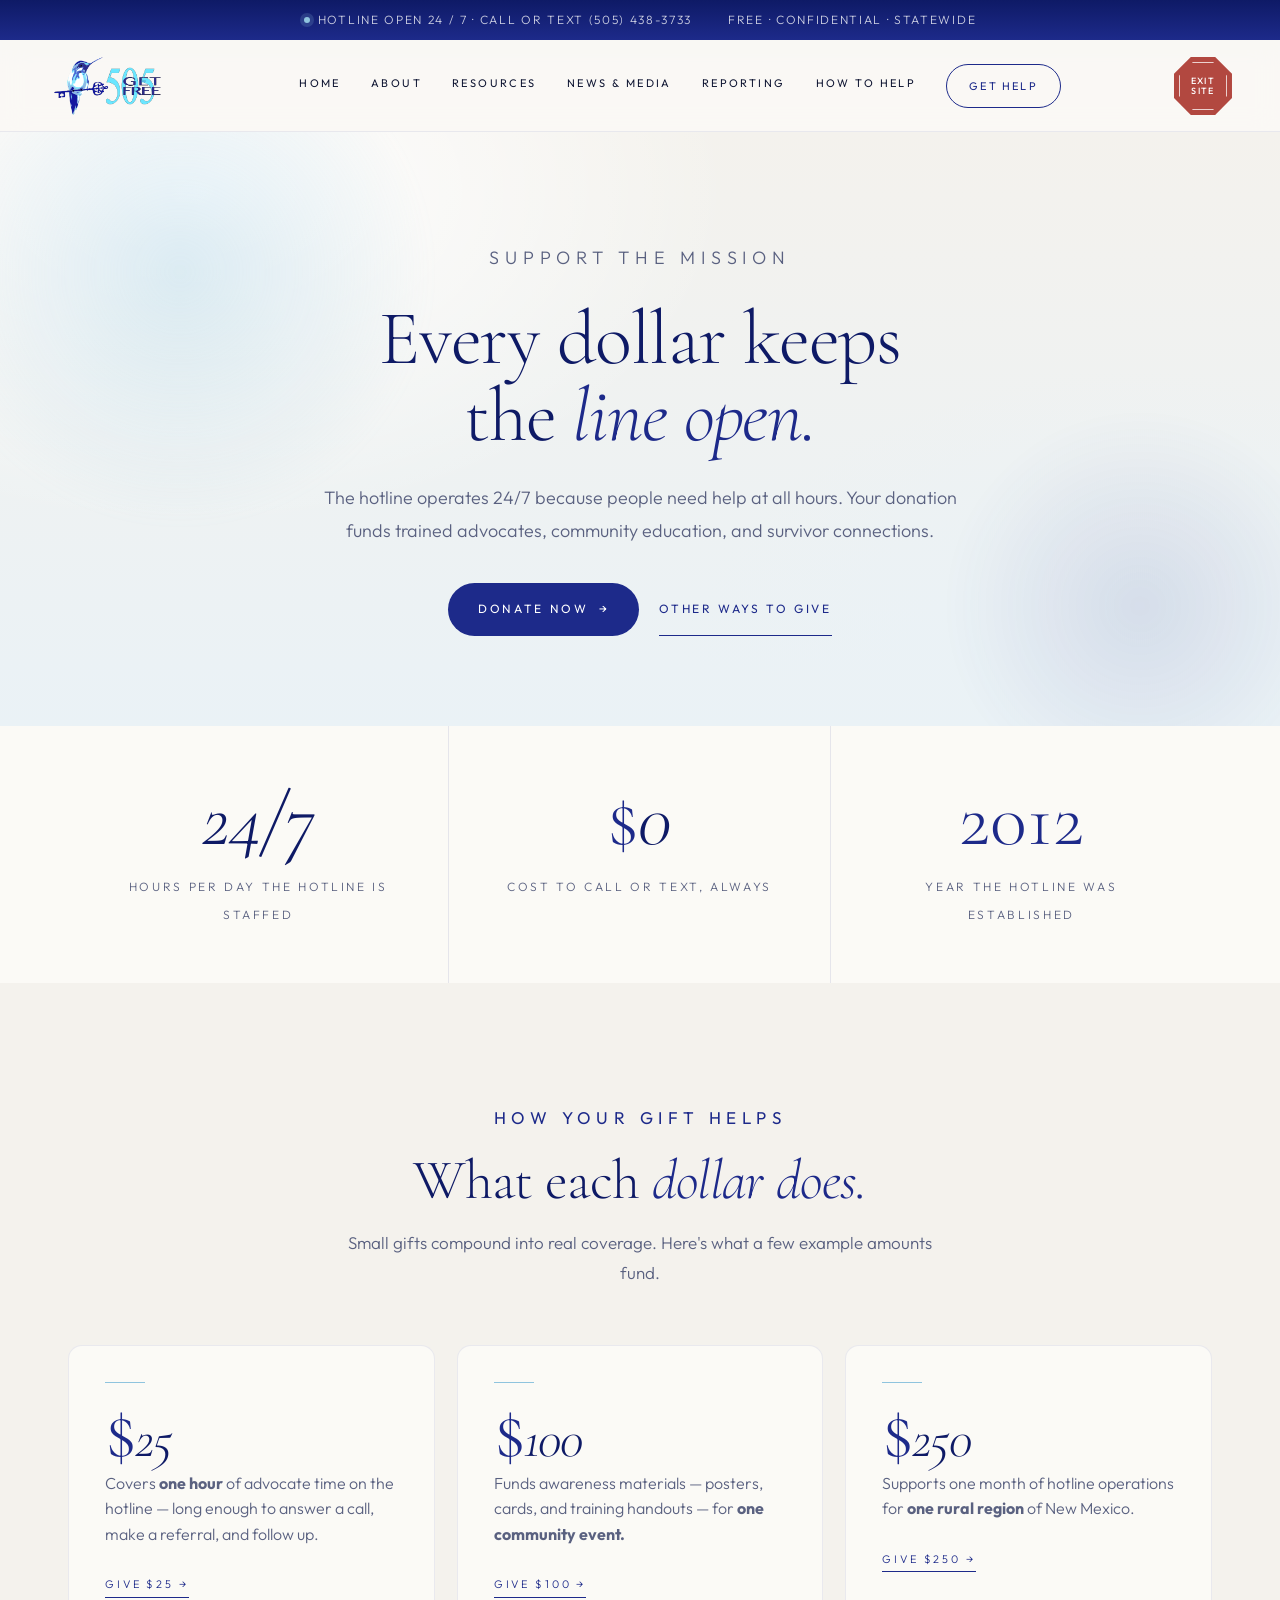
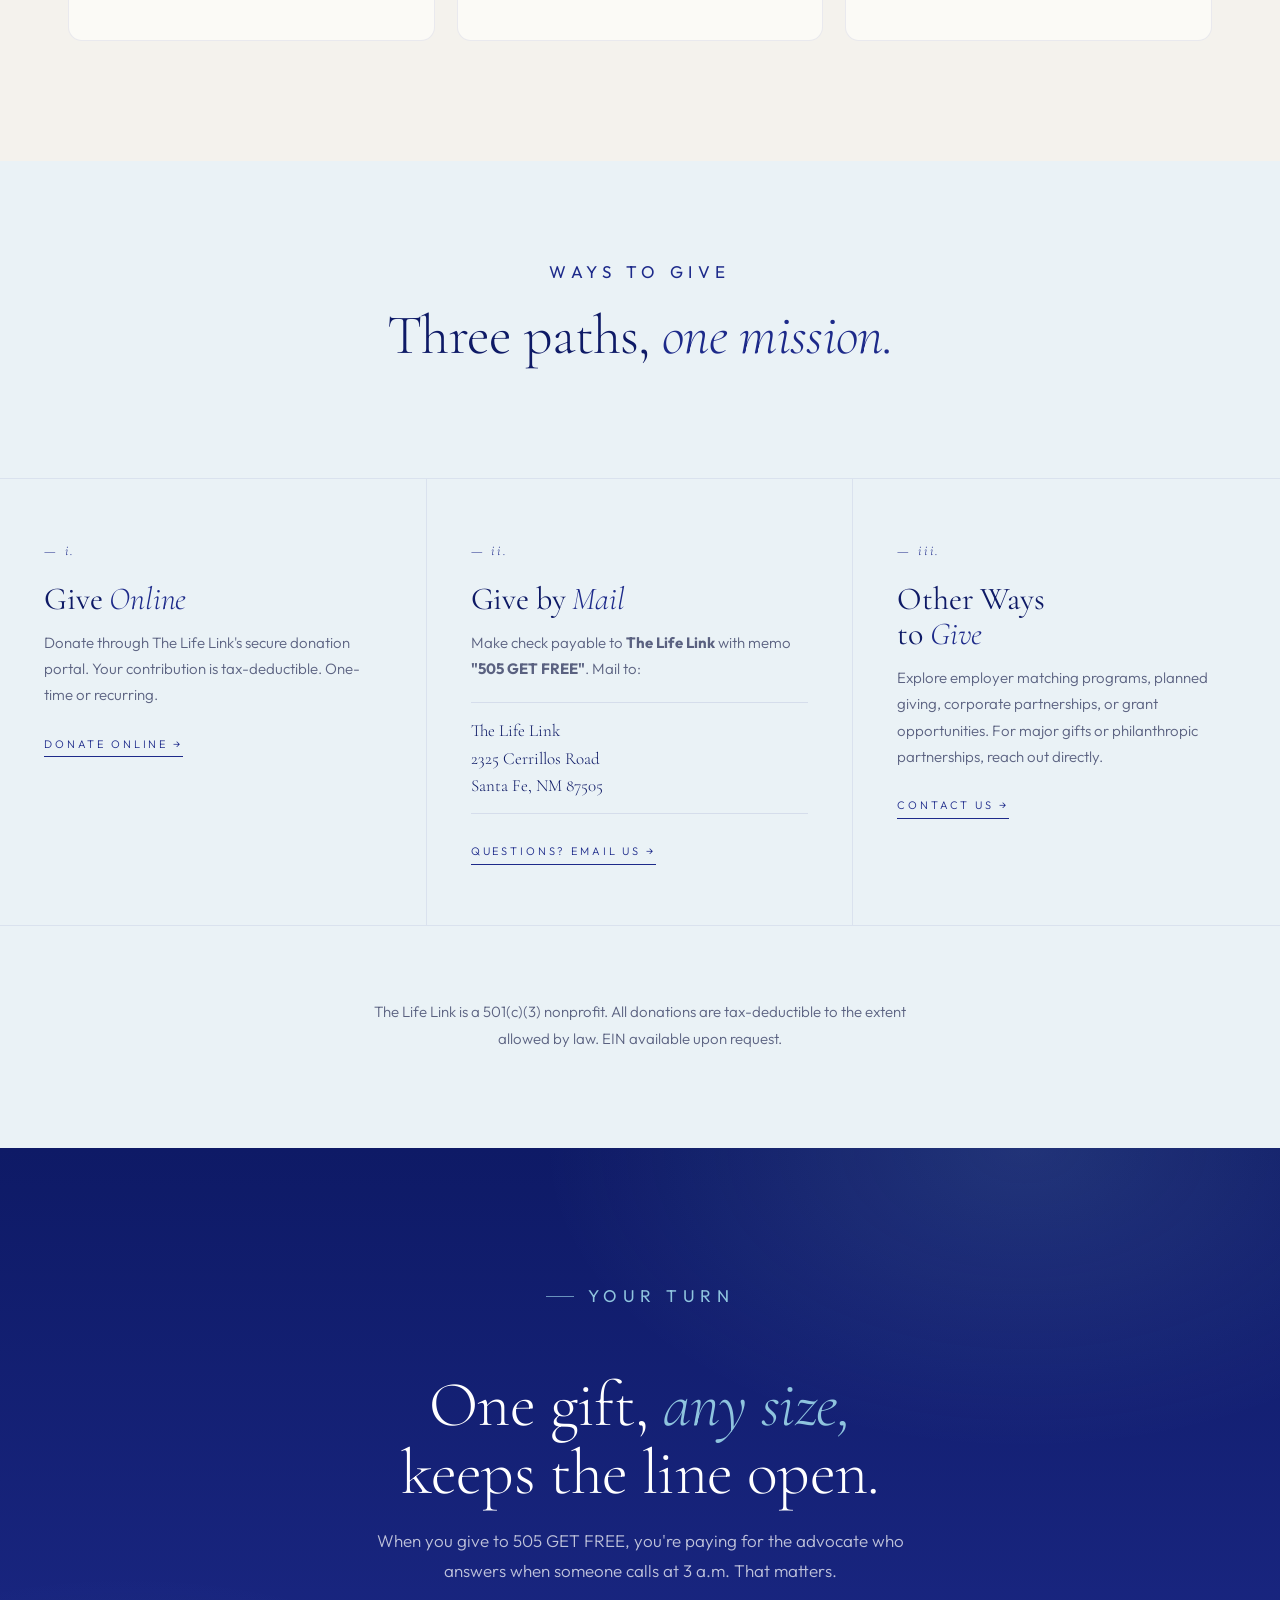
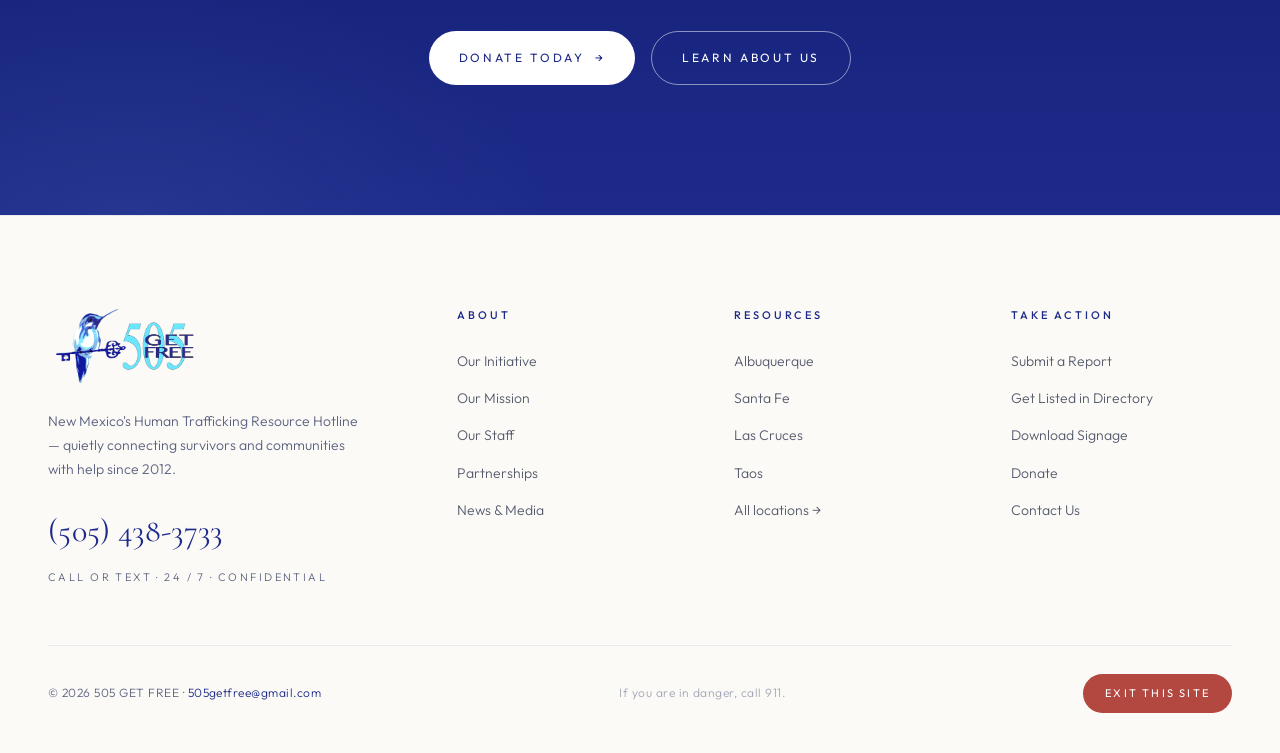
<file: 505getfree v2/donate.html>
<!DOCTYPE html>
<html lang="en">
<head>
  <meta charset="UTF-8">
  <meta name="viewport" content="width=device-width, initial-scale=1.0">
  <title>Donate · 505 GET FREE</title>
  <meta name="description" content="Support 505 GET FREE. Every dollar keeps the hotline open — 24/7, free, and confidential for New Mexico.">
  <link rel="icon" type="image/x-icon" href="favicon.ico">
  <link rel="icon" type="image/png" sizes="32x32" href="images/favicon-32.png">
  <link rel="icon" type="image/png" sizes="16x16" href="images/favicon-16.png">
  <link rel="apple-touch-icon" sizes="180x180" href="images/apple-touch-icon.png">
  <link rel="icon" type="image/png" sizes="192x192" href="images/favicon-192.png">

  <link rel="preconnect" href="https://fonts.googleapis.com">
  <link rel="preconnect" href="https://fonts.gstatic.com" crossorigin>
  <link href="https://fonts.googleapis.com/css2?family=Cormorant+Garamond:ital,wght@0,300;0,400;0,500;0,600;1,300;1,400&family=Outfit:wght@200;300;400;500;600&display=swap" rel="stylesheet">

  <link rel="stylesheet" href="css/spa.css">

  <style>
    /* Impact strip */
    .impact-strip{
      display: grid;
      grid-template-columns: repeat(3, 1fr);
      gap: 0;
    }
    .impact-strip .impact{
      padding: 56px 40px;
      text-align: center;
      border-right: 1px solid rgba(29,42,138,.1);
    }
    .impact-strip .impact:last-child{ border-right: none; }
    .impact-strip .impact .n{
      font-family: var(--serif);
      font-size: clamp(48px, 6vw, 84px);
      line-height: 1;
      font-weight: 300;
      color: var(--navy);
      display: block;
      margin-bottom: 14px;
    }
    .impact-strip .impact .n em{ font-style: italic; color: var(--ink); }
    .impact-strip .impact .l{
      font-size: 12px;
      letter-spacing: 0.22em;
      text-transform: uppercase;
      color: var(--ink-muted);
      max-width: 240px;
      margin: 0 auto;
      line-height: 1.6;
    }

    /* Suggested amounts */
    .amounts-grid{
      display: grid;
      grid-template-columns: repeat(3, 1fr);
      gap: 22px;
    }
    .amount-card{
      background: var(--paper);
      border: 1px solid rgba(29,42,138,.08);
      border-radius: var(--radius);
      padding: 48px 36px 42px;
      text-align: left;
      transition: all .3s var(--ease);
      position: relative;
      overflow: hidden;
    }
    .amount-card::before{
      content:"";
      position: absolute;
      left: 36px; top: 36px;
      width: 40px; height: 1px;
      background: var(--sky);
      transition: width .4s var(--ease);
    }
    .amount-card:hover{
      transform: translateY(-4px);
      box-shadow: 0 30px 60px -36px rgba(14,26,102,.3);
    }
    .amount-card:hover::before{ width: 80px; }
    .amount-card .amt{
      font-family: var(--serif);
      font-size: clamp(56px, 6vw, 80px);
      font-weight: 300;
      color: var(--navy);
      letter-spacing: -0.015em;
      margin: 48px 0 18px;
      line-height: 1;
    }
    .amount-card .amt em{ font-style: italic; color: var(--ink); font-size: 0.7em; }
    .amount-card p{
      font-size: 16px;
      line-height: 1.6;
      margin-bottom: 22px;
    }
    .amount-card a{
      font-size: 11px;
      letter-spacing: 0.26em;
      text-transform: uppercase;
      color: var(--navy);
      border-bottom: 1px solid var(--navy);
      padding-bottom: 3px;
      transition: letter-spacing .3s var(--ease);
      display: inline-block;
    }
    .amount-card a:hover{ letter-spacing: 0.32em; }

    /* Ways to give */
    .ways-grid{
      display: grid;
      grid-template-columns: repeat(3, 1fr);
      gap: 0;
    }
    .way{
      padding: 60px 44px;
      border-right: 1px solid rgba(29,42,138,.08);
    }
    .way:last-child{ border-right: none; }
    .way .way-num{
      font-family: var(--serif);
      font-style: italic;
      font-size: 14px;
      letter-spacing: 0.2em;
      color: var(--navy);
      display: block;
      margin-bottom: 18px;
    }
    .way h3{
      font-size: 32px;
      font-weight: 400;
      line-height: 1.1;
      margin-bottom: 14px;
    }
    .way h3 em{ font-style: italic; color: var(--navy); font-weight: 300; }
    .way p{ font-size: 15px; line-height: 1.75; margin-bottom: 20px; }
    .way .addr{
      font-family: var(--serif);
      font-size: 17px;
      color: var(--ink);
      padding: 14px 0;
      border-top: 1px solid rgba(29,42,138,.1);
      border-bottom: 1px solid rgba(29,42,138,.1);
      margin-bottom: 22px;
      line-height: 1.6;
    }
    .way a.way-link{
      font-size: 11px;
      letter-spacing: 0.26em;
      text-transform: uppercase;
      color: var(--navy);
      border-bottom: 1px solid var(--navy);
      padding-bottom: 3px;
      transition: letter-spacing .3s var(--ease);
      display: inline-block;
    }
    .way a.way-link:hover{ letter-spacing: 0.32em; }

    @media (max-width: 1000px){
      .impact-strip{ grid-template-columns: 1fr; }
      .impact-strip .impact{ border-right: none; border-bottom: 1px solid rgba(29,42,138,.1); }
      .impact-strip .impact:last-child{ border-bottom: none; }
      .amounts-grid{ grid-template-columns: 1fr; }
      .ways-grid{ grid-template-columns: 1fr; }
      .way{ border-right: none; border-bottom: 1px solid rgba(29,42,138,.08); }
      .way:last-child{ border-bottom: none; }
    }
  </style>
</head>
<body>

  <div id="chrome-top"></div>

  <!-- Hero -->
  <section class="page-hero">
    <p class="eyebrow">Support the Mission</p>
    <h1>Every dollar keeps<br>the <em>line open.</em></h1>
    <p>The hotline operates 24/7 because people need help at all hours. Your donation funds trained advocates, community education, and survivor connections.</p>
    <div class="hero-actions">
      <a href="https://thelifelink.org/donate" target="_blank" class="btn btn-primary">Donate Now <span class="arrow">→</span></a>
      <a href="#ways" class="btn btn-ghost">Other ways to give</a>
    </div>
  </section>

  <!-- Impact numbers -->
  <section class="bg-paper">
    <div class="inner">
      <div class="impact-strip">
        <div class="impact">
          <span class="n"><em>24/7</em></span>
          <span class="l">Hours per day the hotline is staffed</span>
        </div>
        <div class="impact">
          <span class="n">$<em>0</em></span>
          <span class="l">Cost to call or text, always</span>
        </div>
        <div class="impact">
          <span class="n">2012</span>
          <span class="l">Year the hotline was established</span>
        </div>
      </div>
    </div>
  </section>

  <!-- Suggested amounts -->
  <section class="pad-lg bg-veil">
    <div class="inner">
      <div class="section-head center reveal">
        <p class="eyebrow">How Your Gift Helps</p>
        <h2>What each <em>dollar does.</em></h2>
        <p>Small gifts compound into real coverage. Here's what a few example amounts fund.</p>
      </div>
      <div class="amounts-grid">
        <div class="amount-card reveal">
          <span class="amt">$<em>25</em></span>
          <p>Covers <strong>one hour</strong> of advocate time on the hotline — long enough to answer a call, make a referral, and follow up.</p>
          <a href="https://thelifelink.org/donate" target="_blank">Give $25 →</a>
        </div>
        <div class="amount-card reveal">
          <span class="amt">$<em>100</em></span>
          <p>Funds awareness materials — posters, cards, and training handouts — for <strong>one community event.</strong></p>
          <a href="https://thelifelink.org/donate" target="_blank">Give $100 →</a>
        </div>
        <div class="amount-card reveal">
          <span class="amt">$<em>250</em></span>
          <p>Supports one month of hotline operations for <strong>one rural region</strong> of New Mexico.</p>
          <a href="https://thelifelink.org/donate" target="_blank">Give $250 →</a>
        </div>
      </div>
    </div>
  </section>

  <!-- Ways to give -->
  <section id="ways" class="bg-porcelain">
    <div class="inner" style="max-width: 1400px;">
      <div class="section-head center reveal" style="padding: 96px 0 40px;">
        <p class="eyebrow">Ways to Give</p>
        <h2>Three paths, <em>one mission.</em></h2>
      </div>
    </div>
    <div class="ways-grid" style="max-width: 1400px; margin: 0 auto; border-top: 1px solid rgba(29,42,138,.08); border-bottom: 1px solid rgba(29,42,138,.08);">
      <div class="way reveal">
        <span class="way-num">— i.</span>
        <h3>Give <em>Online</em></h3>
        <p>Donate through The Life Link's secure donation portal. Your contribution is tax-deductible. One-time or recurring.</p>
        <a href="https://thelifelink.org/donate" target="_blank" class="way-link">Donate Online →</a>
      </div>
      <div class="way reveal">
        <span class="way-num">— ii.</span>
        <h3>Give by <em>Mail</em></h3>
        <p>Make check payable to <strong>The Life Link</strong> with memo <strong>"505 GET FREE"</strong>. Mail to:</p>
        <div class="addr">The Life Link<br>2325 Cerrillos Road<br>Santa Fe, NM 87505</div>
        <a href="mailto:505getfree@gmail.com" class="way-link">Questions? Email Us →</a>
      </div>
      <div class="way reveal">
        <span class="way-num">— iii.</span>
        <h3>Other Ways<br>to <em>Give</em></h3>
        <p>Explore employer matching programs, planned giving, corporate partnerships, or grant opportunities. For major gifts or philanthropic partnerships, reach out directly.</p>
        <a href="mailto:505getfree@gmail.com" class="way-link">Contact Us →</a>
      </div>
    </div>
    <div style="padding: 72px 48px 96px; text-align:center;">
      <p style="max-width: 560px; margin: 0 auto; font-size: 15px; line-height: 1.8;">
        The Life Link is a 501(c)(3) nonprofit. All donations are tax-deductible to the extent allowed by law. EIN available upon request.
      </p>
    </div>
  </section>

  <!-- CTA band -->
  <section class="cta-band">
    <p class="eyebrow">Your Turn</p>
    <h2>One gift, <em>any size,</em><br>keeps the line open.</h2>
    <p>When you give to 505 GET FREE, you're paying for the advocate who answers when someone calls at 3 a.m. That matters.</p>
    <div class="cta-buttons">
      <a href="https://thelifelink.org/donate" target="_blank" class="btn btn-light">Donate Today <span class="arrow">→</span></a>
      <a href="about.html" class="btn btn-outline-light">Learn About Us</a>
    </div>
  </section>

  <div id="chrome-bottom"></div>

  <script src="js/chrome.js"></script>
</body>
</html>
</file>
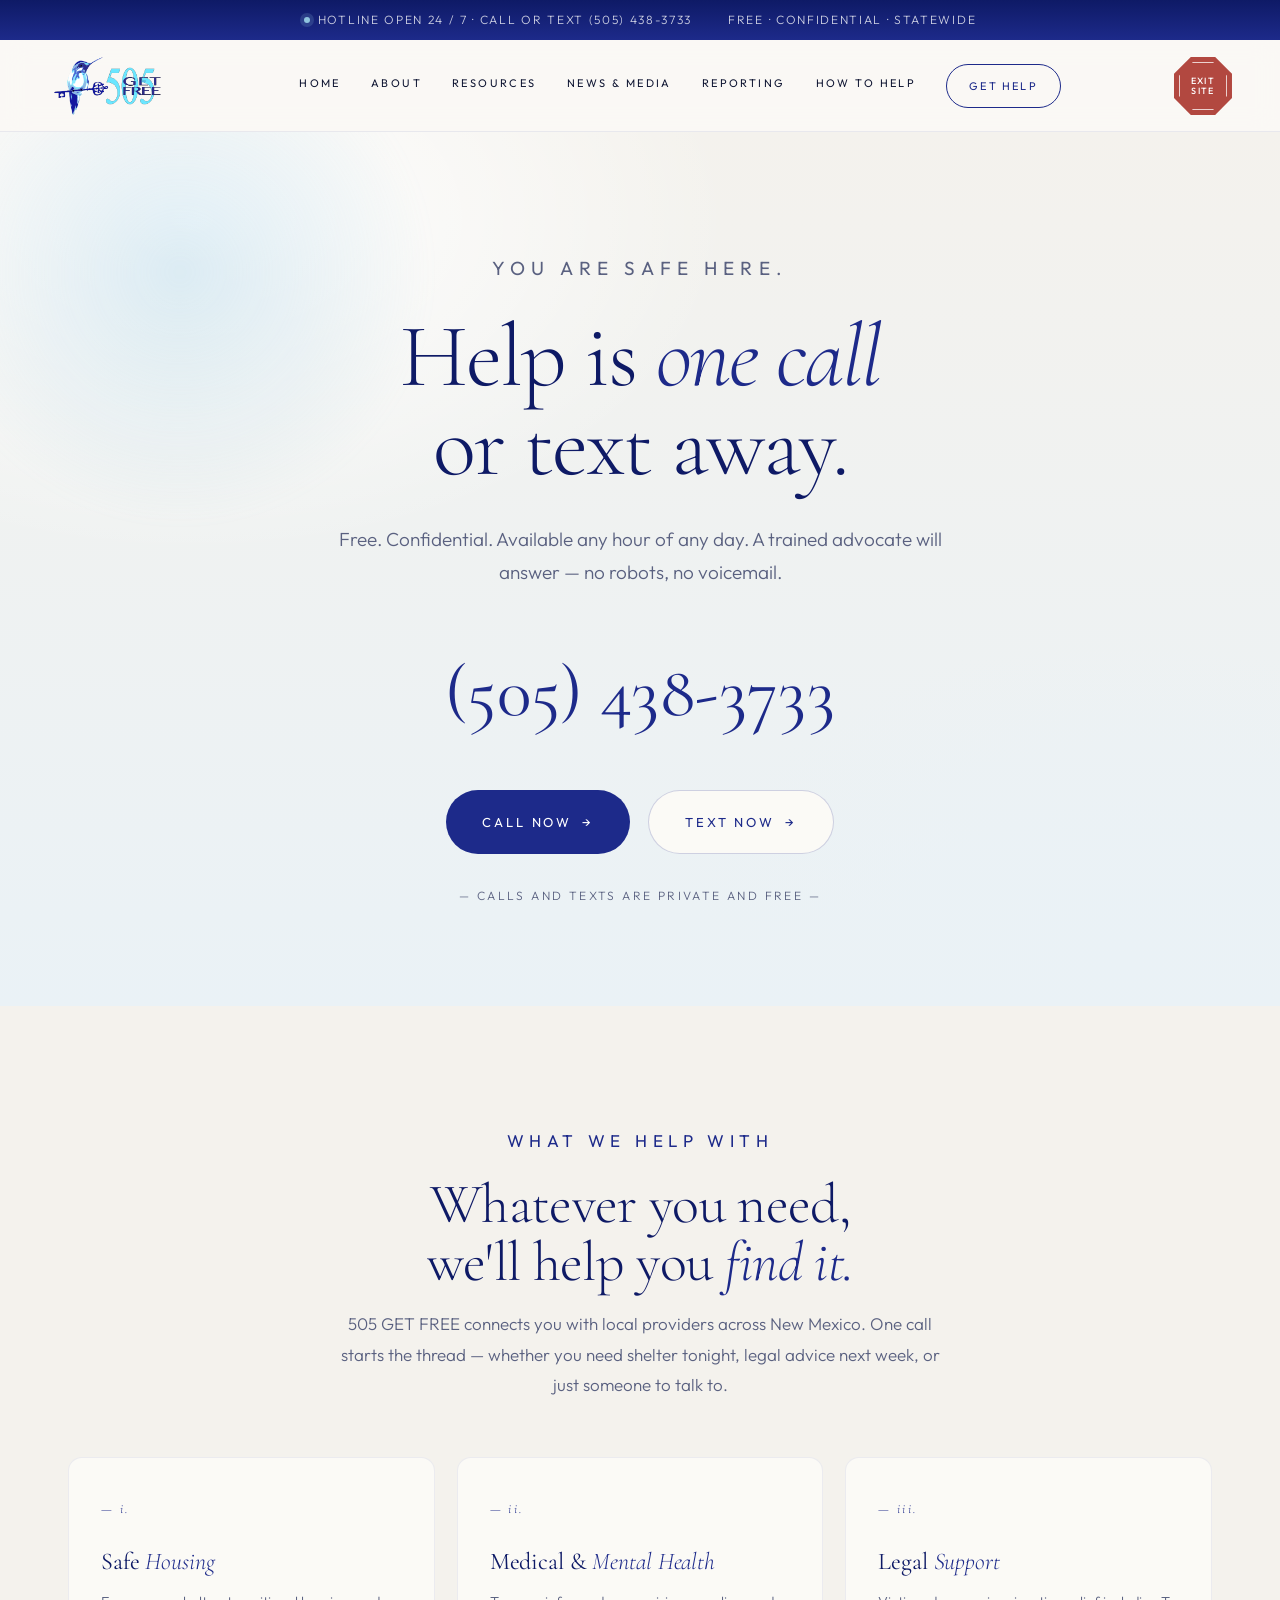
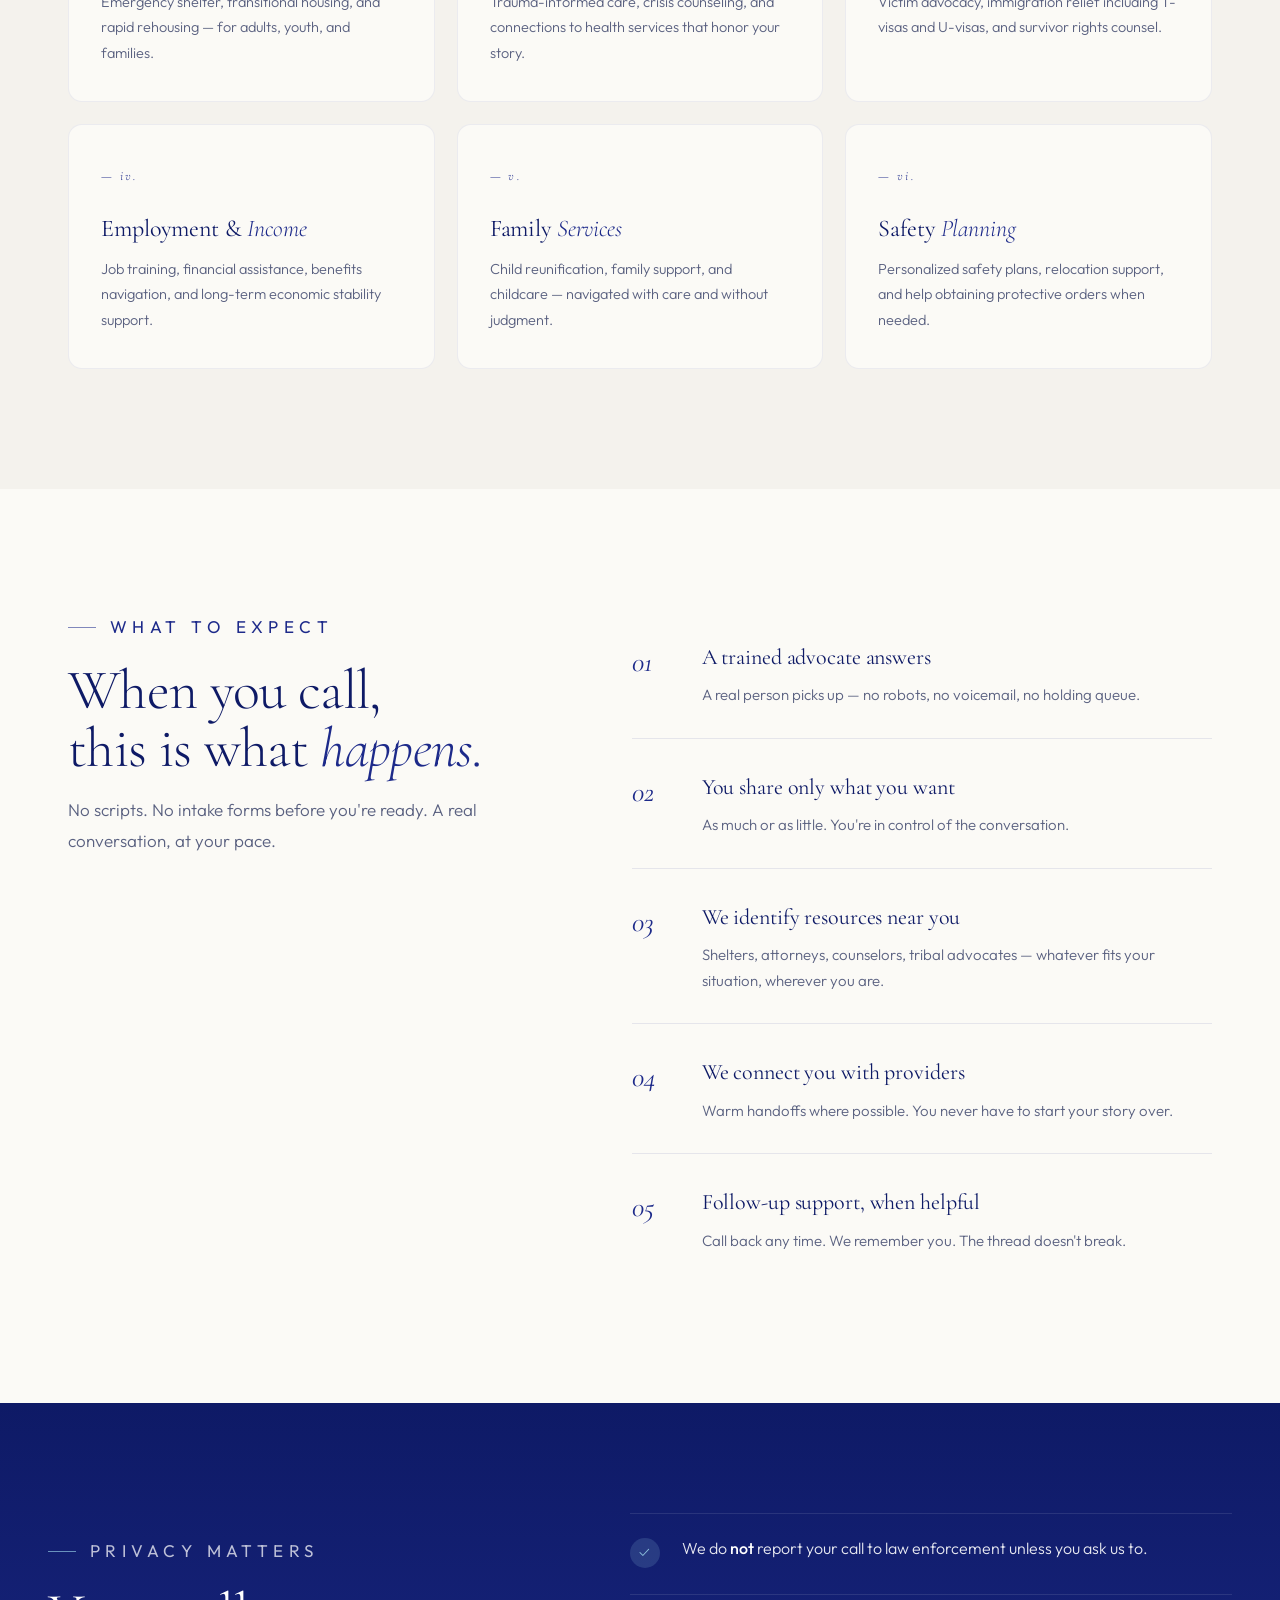
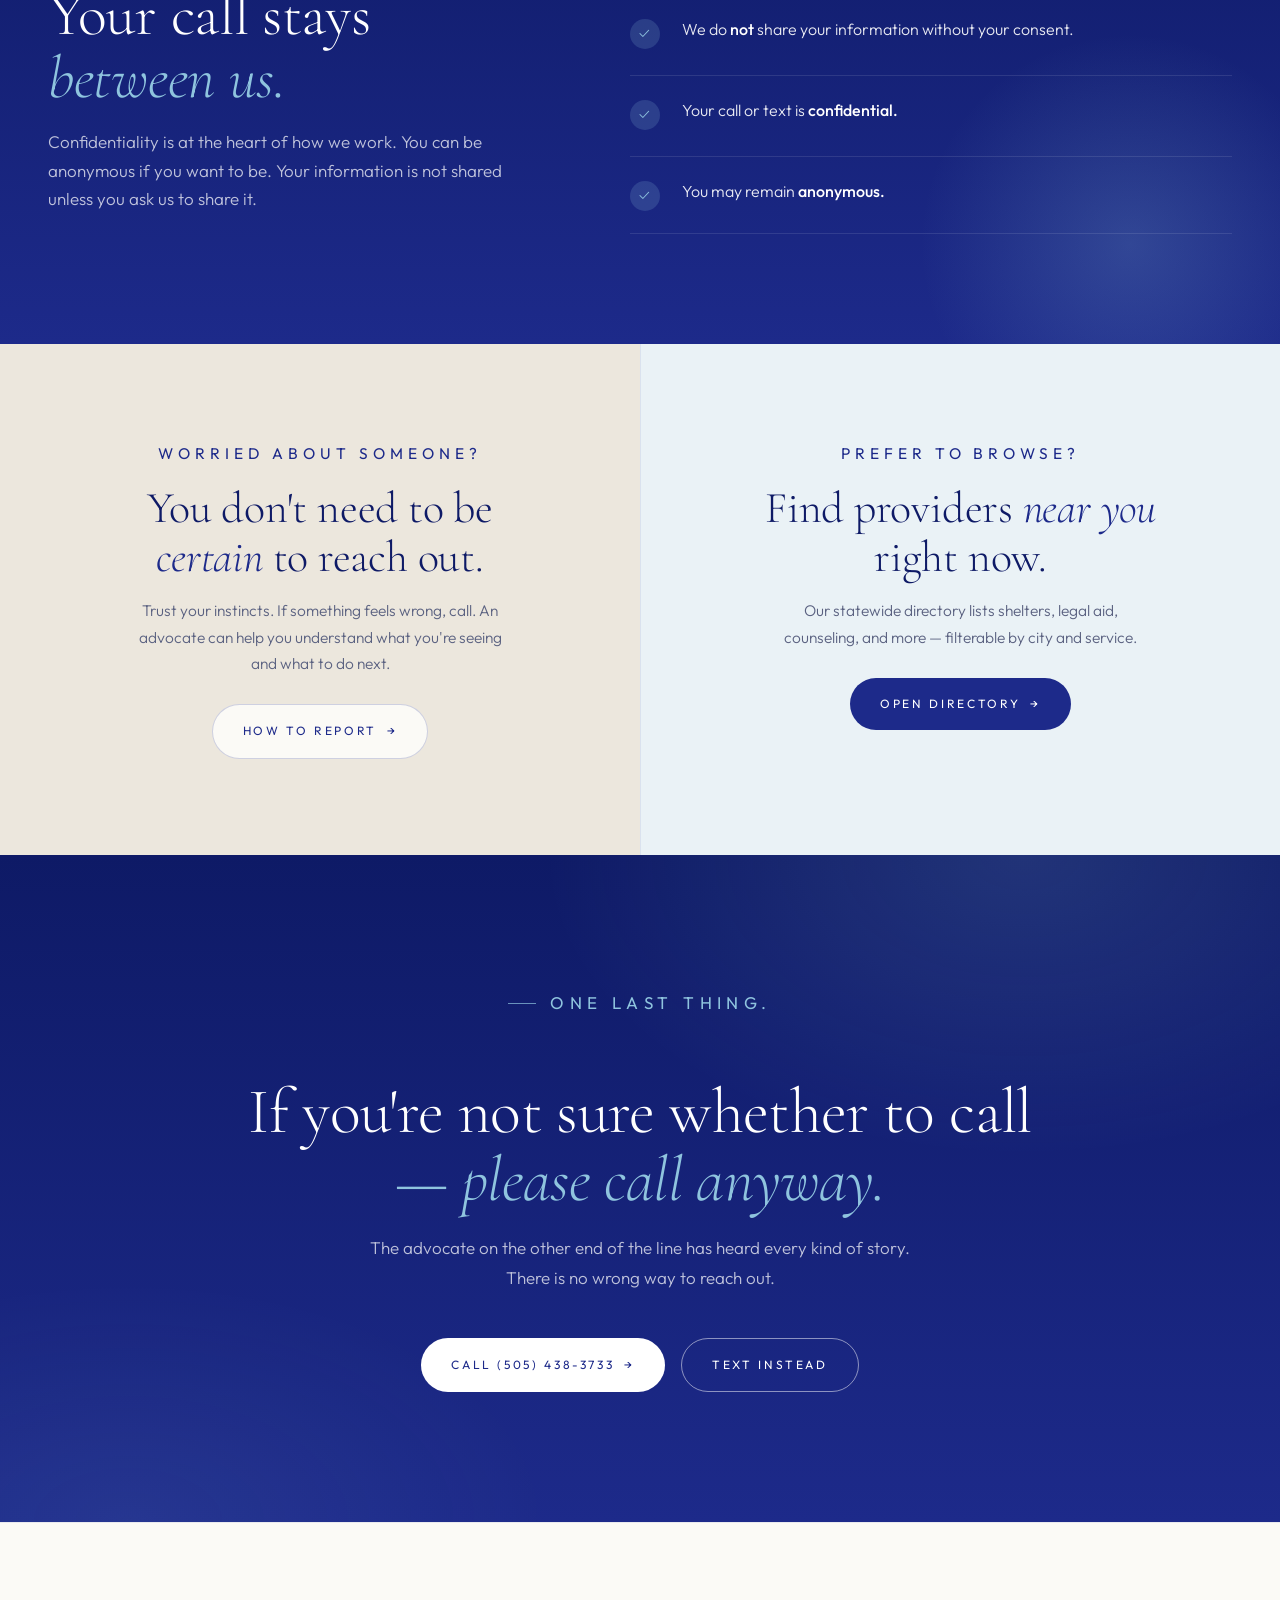
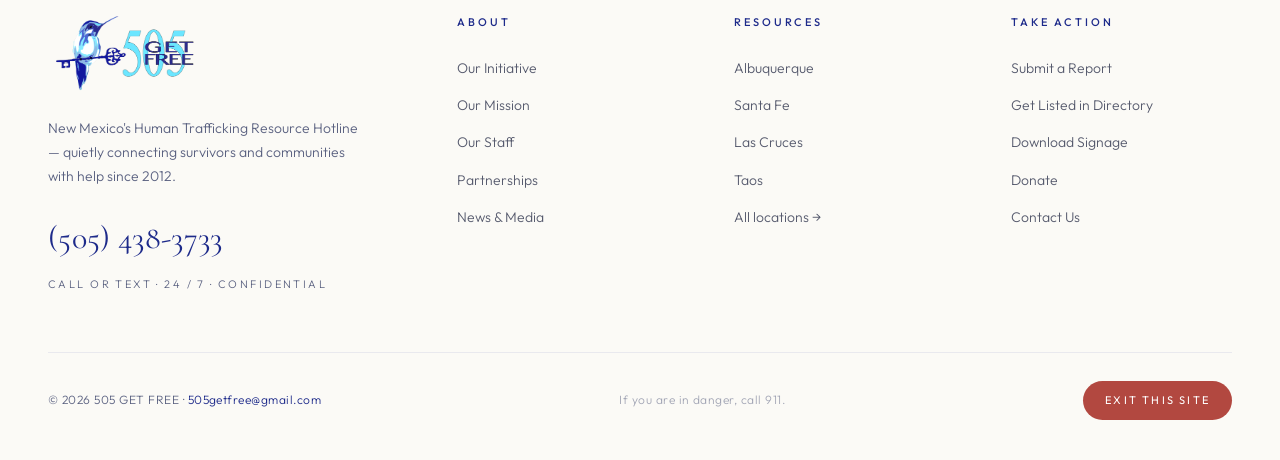
<file: 505getfree v2/get-help.html>
<!DOCTYPE html>
<html lang="en">
<head>
  <meta charset="UTF-8">
  <meta name="viewport" content="width=device-width, initial-scale=1.0">
  <title>Get Help · 505 GET FREE</title>
  <meta name="description" content="Get help from 505 GET FREE. Call or text (505) 438-3733. Free, confidential, 24/7. Trained advocates answer.">
  <link rel="icon" type="image/x-icon" href="favicon.ico">
  <link rel="icon" type="image/png" sizes="32x32" href="images/favicon-32.png">
  <link rel="icon" type="image/png" sizes="16x16" href="images/favicon-16.png">
  <link rel="apple-touch-icon" sizes="180x180" href="images/apple-touch-icon.png">
  <link rel="icon" type="image/png" sizes="192x192" href="images/favicon-192.png">

  <link rel="preconnect" href="https://fonts.googleapis.com">
  <link rel="preconnect" href="https://fonts.gstatic.com" crossorigin>
  <link href="https://fonts.googleapis.com/css2?family=Cormorant+Garamond:ital,wght@0,300;0,400;0,500;0,600;1,300;1,400&family=Outfit:wght@200;300;400;500;600&display=swap" rel="stylesheet">

  <link rel="stylesheet" href="css/spa.css">

  <style>
    /* ── GET HELP — huge, calm, reassuring ── */
    .help-hero{
      position: relative;
      padding: 120px 48px 100px;
      text-align: center;
      background:
        radial-gradient(900px 560px at 15% 10%, #fff 0%, rgba(255,255,255,0) 60%),
        radial-gradient(700px 500px at 88% 95%, var(--porcelain) 0%, rgba(234,242,246,0) 65%),
        linear-gradient(180deg, var(--veil) 0%, var(--porcelain) 100%);
      overflow: hidden;
      isolation: isolate;
    }
    .help-hero::before{
      content:""; position:absolute;
      width: 720px; height: 720px; left: -180px; top: -220px;
      background: radial-gradient(closest-side, rgba(143,196,222,.30), rgba(143,196,222,0) 70%);
      filter: blur(8px); z-index: 0; pointer-events:none;
    }
    .help-hero > *{ position: relative; z-index: 1; }
    .help-hero .eyebrow{ margin-bottom: 26px; justify-content:center; }
    .help-hero .eyebrow::before{ display:none; }
    .help-hero h1{
      font-family: var(--serif);
      font-size: clamp(52px, 7vw, 100px);
      line-height: 1.0;
      font-weight: 300;
      color: var(--ink);
      letter-spacing: -0.02em;
      max-width: 1000px;
      margin: 0 auto 32px;
    }
    .help-hero h1 em{ font-style: italic; color: var(--navy); font-weight: 300; }
    .help-hero > p{
      font-size: 19px; line-height: 1.75;
      max-width: 660px; margin: 0 auto 42px;
      color: var(--ink-muted);
    }
    .help-hero-number{
      font-family: var(--serif);
      font-size: clamp(44px, 6vw, 72px);
      font-weight: 400;
      color: var(--navy);
      display: block;
      margin: 10px 0 36px;
      letter-spacing: 0.005em;
    }

    .help-actions{
      display: inline-flex; gap: 18px;
      flex-wrap: wrap; justify-content: center;
    }
    .help-actions .btn{ padding: 20px 36px; font-size: 13px; }
    .help-hero-note{
      display: block;
      margin-top: 32px;
      font-size: 12px;
      letter-spacing: 0.2em;
      text-transform: uppercase;
      color: var(--ink-muted);
    }

    /* Services */
    .services-grid{
      display: grid;
      grid-template-columns: repeat(3, 1fr);
      gap: 22px;
    }
    .service-item{
      background: var(--paper);
      border: 1px solid rgba(29,42,138,.07);
      border-radius: var(--radius);
      padding: 40px 32px 36px;
      transition: all .3s var(--ease);
      position: relative;
      overflow: hidden;
    }
    .service-item::before{
      content:"";
      position: absolute; top: 0; left: 0;
      width: 100%; height: 2px;
      background: linear-gradient(90deg, var(--sky), var(--navy));
      transform: translateX(-100%);
      transition: transform .5s var(--ease);
    }
    .service-item:hover{
      transform: translateY(-4px);
      box-shadow: 0 30px 60px -36px rgba(14,26,102,.25);
    }
    .service-item:hover::before{ transform: translateX(0); }
    .service-item .s-num{
      font-family: var(--serif);
      font-style: italic;
      font-size: 13px;
      color: var(--navy);
      letter-spacing: 0.18em;
      margin-bottom: 28px;
      display: block;
    }
    .service-item h3{
      font-size: 24px;
      font-weight: 400;
      margin-bottom: 12px;
      line-height: 1.2;
    }
    .service-item h3 em{ font-style: italic; color: var(--navy); font-weight: 300; }
    .service-item p{ font-size: 14.5px; line-height: 1.75; }

    /* Steps — elegant numbered list */
    .steps-layout{
      display: grid;
      grid-template-columns: 1fr 1.2fr;
      gap: 80px;
      align-items: start;
    }
    .steps-layout .section-head{ margin-bottom: 0; }
    .steps-list{
      list-style: none;
      counter-reset: step;
    }
    .steps-list li{
      position: relative;
      padding: 30px 0 30px 70px;
      border-bottom: 1px solid rgba(29,42,138,.1);
      counter-increment: step;
    }
    .steps-list li:last-child{ border-bottom: none; }
    .steps-list li::before{
      content: counter(step, decimal-leading-zero);
      position: absolute;
      left: 0; top: 30px;
      font-family: var(--serif);
      font-size: 28px;
      font-weight: 400;
      color: var(--navy);
      font-style: italic;
    }
    .steps-list li h4{
      font-family: var(--serif);
      font-size: 22px;
      font-weight: 400;
      margin-bottom: 6px;
      color: var(--ink);
    }
    .steps-list li p{
      font-size: 15px; line-height: 1.7;
    }

    /* Privacy */
    .privacy-band{
      background: linear-gradient(180deg, var(--ink) 0%, var(--navy) 100%);
      color: #fff;
      padding: 110px 48px;
      position: relative;
      overflow: hidden;
    }
    .privacy-band::before{
      content:""; position:absolute;
      width: 600px; height: 600px;
      right: -150px; bottom: -200px;
      background: radial-gradient(closest-side, rgba(143,196,222,.2), transparent 70%);
      pointer-events:none;
    }
    .privacy-inner{
      max-width: 1240px; margin: 0 auto;
      display: grid; grid-template-columns: 1fr 1.2fr;
      gap: 80px; align-items: center;
      position: relative;
    }
    .privacy-inner .eyebrow{ color: var(--sky); }
    .privacy-inner .eyebrow::before{ background: var(--sky); opacity:.7; }
    .privacy-inner h2{
      color: #fff;
      font-size: clamp(40px, 5vw, 60px);
      line-height: 1.05;
      font-weight: 300;
      margin: 18px 0 18px;
    }
    .privacy-inner h2 em{ font-style: italic; color: var(--sky); }
    .privacy-inner > div:first-child > p{
      color: rgba(255,255,255,.72);
      font-size: 17px;
      line-height: 1.7;
    }
    .privacy-grid{
      display: grid;
      gap: 4px;
    }
    .privacy-item{
      display: flex; gap: 22px;
      padding: 22px 0;
      border-top: 1px solid rgba(255,255,255,.1);
      align-items: flex-start;
    }
    .privacy-item:last-child{ border-bottom: 1px solid rgba(255,255,255,.1); }
    .privacy-item .check{
      flex-shrink: 0;
      width: 30px; height: 30px;
      border-radius: 50%;
      background: rgba(143,196,222,.18);
      color: var(--sky);
      display: flex; align-items: center; justify-content: center;
      font-size: 14px;
      margin-top: 2px;
    }
    .privacy-item p{
      color: rgba(255,255,255,.9);
      font-size: 16px; line-height: 1.55;
      font-weight: 300;
    }
    .privacy-item p strong{ color: #fff; font-weight: 500; }

    /* Worried about someone / directory split */
    .two-prompt{
      display: grid;
      grid-template-columns: 1fr 1fr;
      gap: 0;
    }
    .prompt-card{
      padding: 96px 60px;
      text-align: center;
      position: relative;
    }
    .prompt-card.a{ background: var(--linen); }
    .prompt-card.b{ background: var(--porcelain); border-left: 1px solid rgba(29,42,138,.08); }
    .prompt-card .eyebrow{ justify-content:center; margin-bottom: 18px; }
    .prompt-card .eyebrow::before{ display:none; }
    .prompt-card h3{
      font-size: clamp(30px, 3.5vw, 44px);
      line-height: 1.1;
      font-weight: 300;
      margin-bottom: 16px;
      max-width: 400px;
      margin-left: auto; margin-right: auto;
    }
    .prompt-card h3 em{ font-style: italic; color: var(--navy); }
    .prompt-card p{
      max-width: 380px;
      margin: 0 auto 28px;
      font-size: 15.5px; line-height: 1.7;
    }

    @media (max-width: 1000px){
      .services-grid{ grid-template-columns: 1fr; }
      .steps-layout{ grid-template-columns: 1fr; gap: 48px; }
      .privacy-inner{ grid-template-columns: 1fr; gap: 40px; }
      .two-prompt{ grid-template-columns: 1fr; }
      .prompt-card.b{ border-left: none; border-top: 1px solid rgba(29,42,138,.08); }
      .prompt-card{ padding: 72px 40px; }
    }
  </style>
</head>
<body>

  <div id="chrome-top"></div>

  <!-- Hero -->
  <section class="help-hero">
    <p class="eyebrow">You are safe here.</p>
    <h1>Help is <em>one call</em><br>or text away.</h1>
    <p>Free. Confidential. Available any hour of any day. A trained advocate will answer — no robots, no voicemail.</p>

    <a href="tel:+15054383733" class="help-hero-number">(505) 438-3733</a>

    <div class="help-actions">
      <a href="tel:+15054383733" class="btn btn-primary">Call Now <span class="arrow">→</span></a>
      <a href="sms:+15054383733" class="btn btn-secondary">Text Now <span class="arrow">→</span></a>
    </div>
    <span class="help-hero-note">— Calls and texts are private and free —</span>
  </section>

  <!-- What we help with -->
  <section class="pad-lg bg-veil">
    <div class="inner">
      <div class="section-head center reveal">
        <p class="eyebrow">What We Help With</p>
        <h2>Whatever you need,<br>we'll help you <em>find it.</em></h2>
        <p>505 GET FREE connects you with local providers across New Mexico. One call starts the thread — whether you need shelter tonight, legal advice next week, or just someone to talk to.</p>
      </div>
      <div class="services-grid">
        <div class="service-item reveal">
          <span class="s-num">— i.</span>
          <h3>Safe <em>Housing</em></h3>
          <p>Emergency shelter, transitional housing, and rapid rehousing — for adults, youth, and families.</p>
        </div>
        <div class="service-item reveal">
          <span class="s-num">— ii.</span>
          <h3>Medical &amp; <em>Mental Health</em></h3>
          <p>Trauma-informed care, crisis counseling, and connections to health services that honor your story.</p>
        </div>
        <div class="service-item reveal">
          <span class="s-num">— iii.</span>
          <h3>Legal <em>Support</em></h3>
          <p>Victim advocacy, immigration relief including T-visas and U-visas, and survivor rights counsel.</p>
        </div>
        <div class="service-item reveal">
          <span class="s-num">— iv.</span>
          <h3>Employment &amp; <em>Income</em></h3>
          <p>Job training, financial assistance, benefits navigation, and long-term economic stability support.</p>
        </div>
        <div class="service-item reveal">
          <span class="s-num">— v.</span>
          <h3>Family <em>Services</em></h3>
          <p>Child reunification, family support, and childcare — navigated with care and without judgment.</p>
        </div>
        <div class="service-item reveal">
          <span class="s-num">— vi.</span>
          <h3>Safety <em>Planning</em></h3>
          <p>Personalized safety plans, relocation support, and help obtaining protective orders when needed.</p>
        </div>
      </div>
    </div>
  </section>

  <!-- What happens when you call -->
  <section class="pad-lg bg-paper">
    <div class="inner">
      <div class="steps-layout">
        <div class="section-head reveal">
          <p class="eyebrow">What to Expect</p>
          <h2>When you call,<br>this is what <em>happens.</em></h2>
          <p>No scripts. No intake forms before you're ready. A real conversation, at your pace.</p>
        </div>
        <ol class="steps-list reveal">
          <li>
            <h4>A trained advocate answers</h4>
            <p>A real person picks up — no robots, no voicemail, no holding queue.</p>
          </li>
          <li>
            <h4>You share only what you want</h4>
            <p>As much or as little. You're in control of the conversation.</p>
          </li>
          <li>
            <h4>We identify resources near you</h4>
            <p>Shelters, attorneys, counselors, tribal advocates — whatever fits your situation, wherever you are.</p>
          </li>
          <li>
            <h4>We connect you with providers</h4>
            <p>Warm handoffs where possible. You never have to start your story over.</p>
          </li>
          <li>
            <h4>Follow-up support, when helpful</h4>
            <p>Call back any time. We remember you. The thread doesn't break.</p>
          </li>
        </ol>
      </div>
    </div>
  </section>

  <!-- Privacy band -->
  <section class="privacy-band">
    <div class="privacy-inner">
      <div class="reveal">
        <p class="eyebrow">Privacy Matters</p>
        <h2>Your call stays <em>between us.</em></h2>
        <p>Confidentiality is at the heart of how we work. You can be anonymous if you want to be. Your information is not shared unless you ask us to share it.</p>
      </div>
      <div class="privacy-grid reveal">
        <div class="privacy-item">
          <span class="check">✓</span>
          <p>We do <strong>not</strong> report your call to law enforcement unless you ask us to.</p>
        </div>
        <div class="privacy-item">
          <span class="check">✓</span>
          <p>We do <strong>not</strong> share your information without your consent.</p>
        </div>
        <div class="privacy-item">
          <span class="check">✓</span>
          <p>Your call or text is <strong>confidential.</strong></p>
        </div>
        <div class="privacy-item">
          <span class="check">✓</span>
          <p>You may remain <strong>anonymous.</strong></p>
        </div>
      </div>
    </div>
  </section>

  <!-- Two paths -->
  <section class="two-prompt">
    <div class="prompt-card a">
      <p class="eyebrow">Worried About Someone?</p>
      <h3>You don't need to be <em>certain</em> to reach out.</h3>
      <p>Trust your instincts. If something feels wrong, call. An advocate can help you understand what you're seeing and what to do next.</p>
      <a href="reporting.html" class="btn btn-secondary">How to Report <span class="arrow">→</span></a>
    </div>
    <div class="prompt-card b">
      <p class="eyebrow">Prefer to Browse?</p>
      <h3>Find providers <em>near you</em> right now.</h3>
      <p>Our statewide directory lists shelters, legal aid, counseling, and more — filterable by city and service.</p>
      <a href="resources.html" class="btn btn-primary">Open Directory <span class="arrow">→</span></a>
    </div>
  </section>

  <!-- CTA band -->
  <section class="cta-band">
    <p class="eyebrow">One last thing.</p>
    <h2>If you're not sure whether to call<br><em>— please call anyway.</em></h2>
    <p>The advocate on the other end of the line has heard every kind of story. There is no wrong way to reach out.</p>
    <div class="cta-buttons">
      <a href="tel:+15054383733" class="btn btn-light">Call (505) 438-3733 <span class="arrow">→</span></a>
      <a href="sms:+15054383733" class="btn btn-outline-light">Text Instead</a>
    </div>
  </section>

  <div id="chrome-bottom"></div>

  <script src="js/chrome.js"></script>
</body>
</html>
</file>
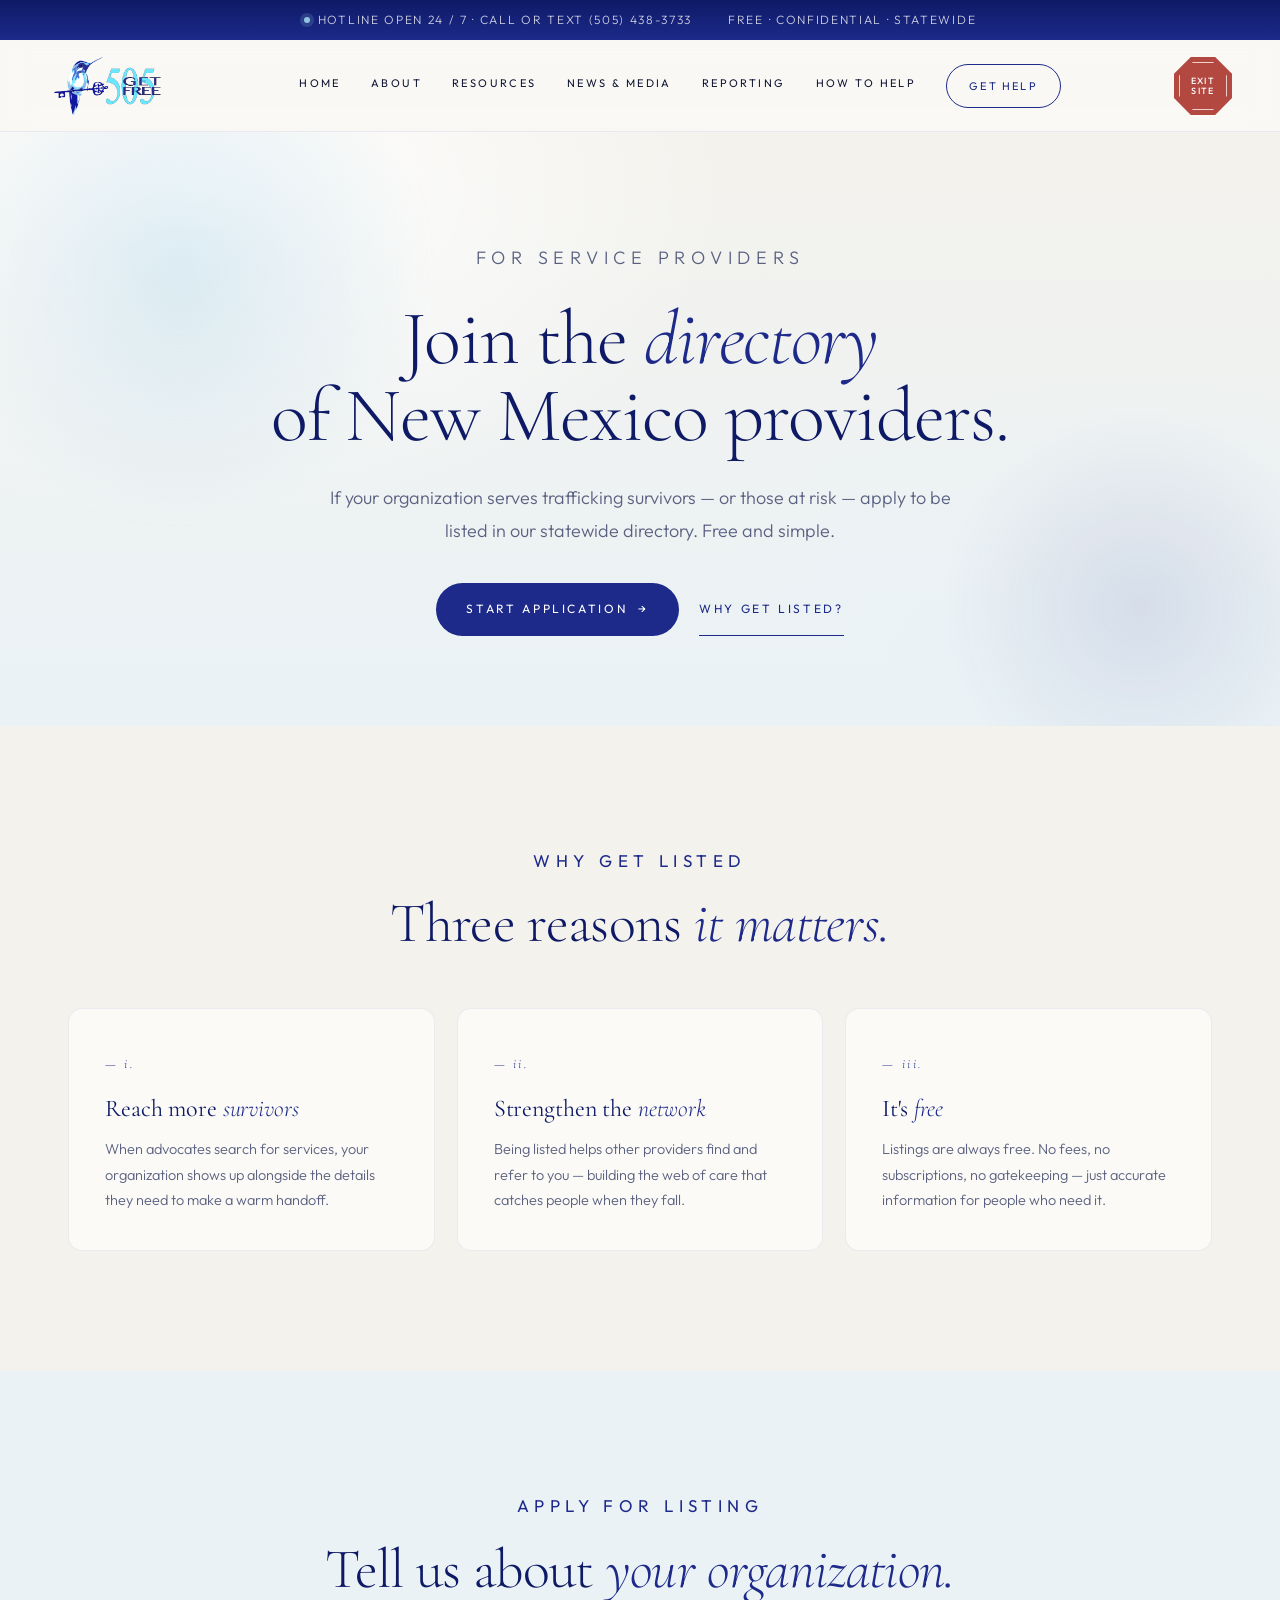
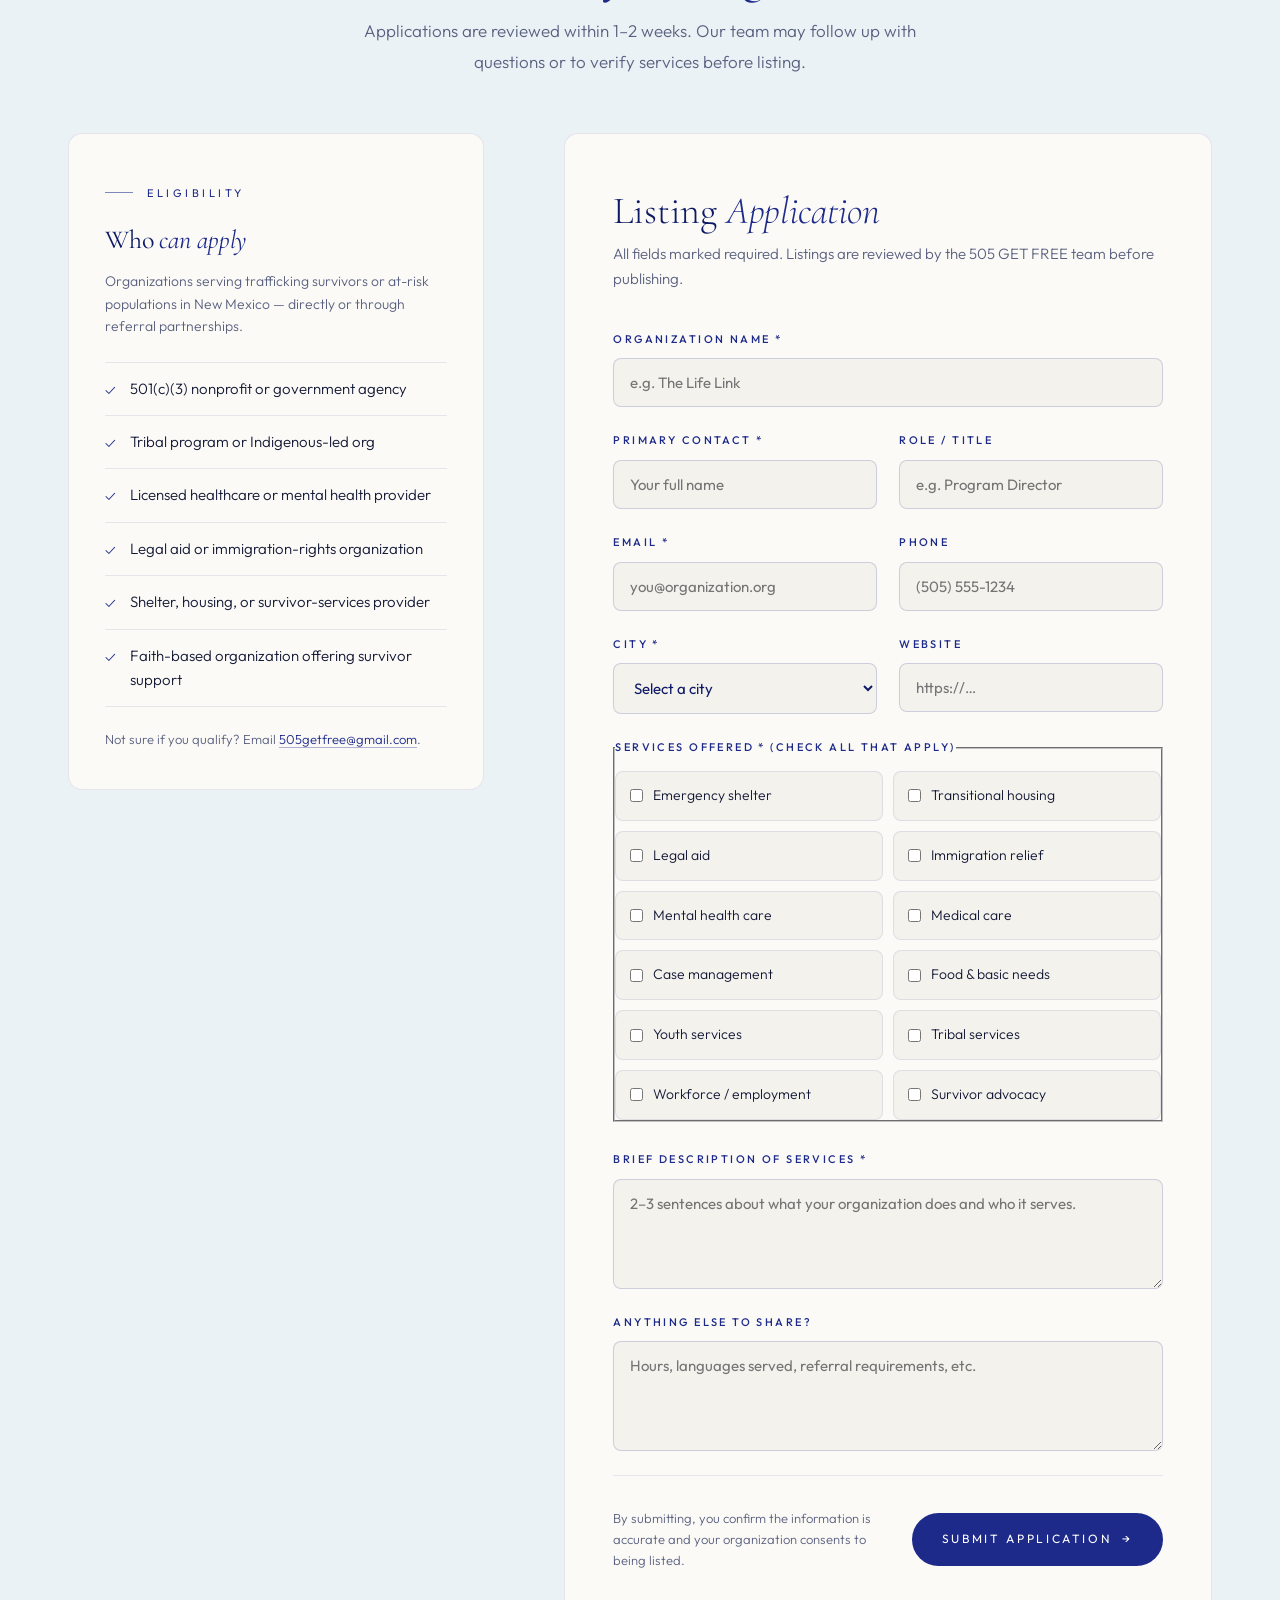
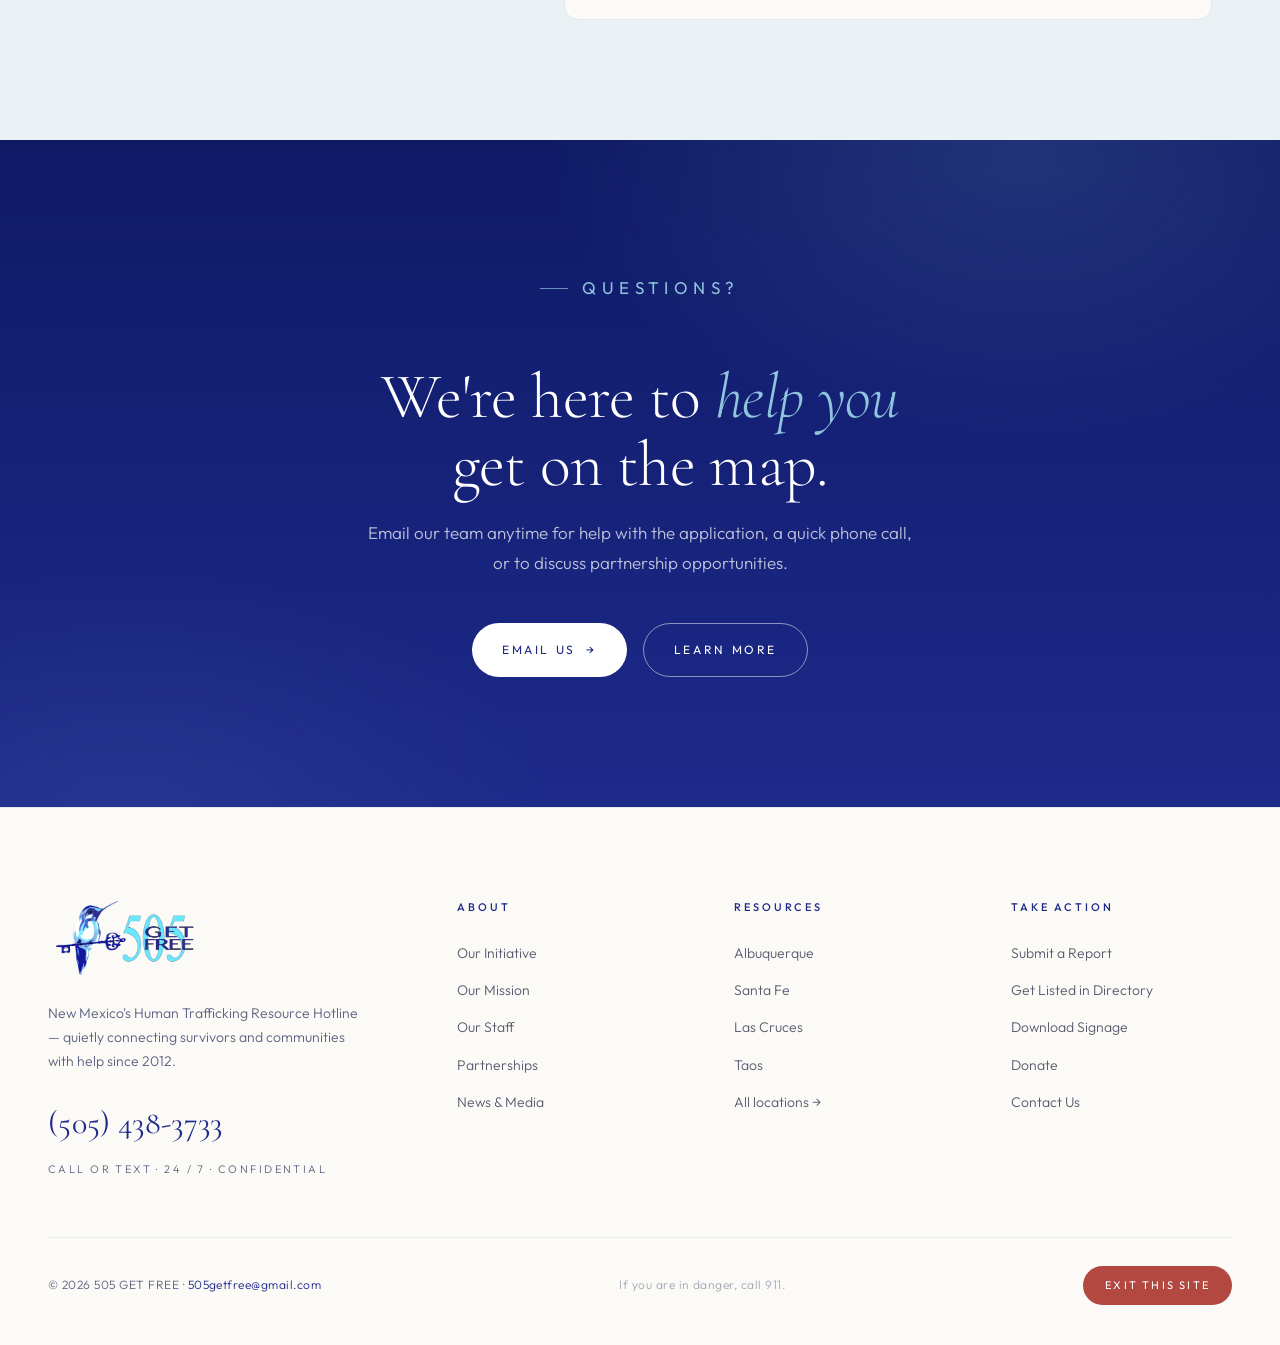
<file: 505getfree v2/get-listed.html>
<!DOCTYPE html>
<html lang="en">
<head>
  <meta charset="UTF-8">
  <meta name="viewport" content="width=device-width, initial-scale=1.0">
  <title>Get Listed · 505 GET FREE</title>
  <meta name="description" content="Apply to be listed in the 505 GET FREE statewide resource directory. For organizations serving trafficking survivors in New Mexico.">
  <link rel="icon" type="image/x-icon" href="favicon.ico">
  <link rel="icon" type="image/png" sizes="32x32" href="images/favicon-32.png">
  <link rel="icon" type="image/png" sizes="16x16" href="images/favicon-16.png">
  <link rel="apple-touch-icon" sizes="180x180" href="images/apple-touch-icon.png">
  <link rel="icon" type="image/png" sizes="192x192" href="images/favicon-192.png">

  <link rel="preconnect" href="https://fonts.googleapis.com">
  <link rel="preconnect" href="https://fonts.gstatic.com" crossorigin>
  <link href="https://fonts.googleapis.com/css2?family=Cormorant+Garamond:ital,wght@0,300;0,400;0,500;0,600;1,300;1,400&family=Outfit:wght@200;300;400;500;600&display=swap" rel="stylesheet">

  <link rel="stylesheet" href="css/spa.css">

  <style>
    /* Benefits */
    .benefits-grid{
      display: grid;
      grid-template-columns: repeat(3, 1fr);
      gap: 22px;
    }
    .benefit{
      background: var(--paper);
      border: 1px solid rgba(29,42,138,.07);
      border-radius: var(--radius);
      padding: 44px 36px 38px;
      transition: all .3s var(--ease);
    }
    .benefit:hover{
      transform: translateY(-4px);
      box-shadow: 0 30px 60px -36px rgba(14,26,102,.22);
    }
    .benefit .b-num{
      font-family: var(--serif);
      font-style: italic;
      font-size: 13px;
      letter-spacing: 0.2em;
      color: var(--navy);
      display: block;
      margin-bottom: 20px;
    }
    .benefit h3{
      font-size: 24px;
      font-weight: 400;
      line-height: 1.2;
      margin-bottom: 12px;
    }
    .benefit h3 em{ font-style: italic; color: var(--navy); font-weight: 300; }
    .benefit p{ font-size: 14.5px; line-height: 1.75; }

    /* Eligibility + form split */
    .apply-layout{
      display: grid;
      grid-template-columns: 0.9fr 1.4fr;
      gap: 80px;
      align-items: start;
    }
    .eligibility-card{
      background: var(--paper);
      border: 1px solid rgba(29,42,138,.1);
      border-radius: var(--radius);
      padding: 40px 36px;
      position: sticky; top: 120px;
    }
    .eligibility-card h3{
      font-family: var(--serif);
      font-size: 26px;
      font-weight: 400;
      margin-bottom: 8px;
    }
    .eligibility-card h3 em{ font-style: italic; color: var(--navy); }
    .eligibility-card .sub{
      font-size: 14px; color: var(--ink-muted);
      margin-bottom: 24px;
      line-height: 1.6;
    }
    .eligibility-card ul{
      list-style: none;
    }
    .eligibility-card li{
      padding: 14px 0;
      border-top: 1px solid rgba(29,42,138,.1);
      font-size: 15px; line-height: 1.6;
      display: flex; gap: 14px;
      align-items: flex-start;
    }
    .eligibility-card li:last-child{ border-bottom: 1px solid rgba(29,42,138,.1); }
    .eligibility-card li::before{
      content: "✓";
      color: var(--navy);
      font-size: 14px;
      margin-top: 2px;
    }

    /* Form */
    .form-card{
      background: var(--paper);
      border: 1px solid rgba(29,42,138,.1);
      border-radius: var(--radius);
      padding: 56px 48px 48px;
    }
    .form-card h2{
      font-size: clamp(30px, 3vw, 40px);
      font-weight: 300;
      margin-bottom: 8px;
      line-height: 1.1;
    }
    .form-card h2 em{ font-style: italic; color: var(--navy); }
    .form-card > p.intro{
      color: var(--ink-muted);
      font-size: 15px;
      line-height: 1.7;
      margin-bottom: 38px;
    }
    .field-row{
      display: grid;
      grid-template-columns: 1fr 1fr;
      gap: 22px;
    }
    .field{
      margin-bottom: 24px;
      display: flex;
      flex-direction: column;
    }
    .field label{
      font-size: 11px;
      letter-spacing: 0.22em;
      text-transform: uppercase;
      color: var(--navy);
      margin-bottom: 10px;
      font-weight: 500;
    }
    .field input, .field textarea, .field select{
      font-family: var(--sans);
      font-size: 15px;
      padding: 14px 16px;
      border: 1px solid rgba(29,42,138,.18);
      border-radius: 8px;
      background: var(--veil);
      color: var(--ink);
      transition: all .25s var(--ease);
      outline: none;
    }
    .field input:focus, .field textarea:focus, .field select:focus{
      border-color: var(--navy);
      background: #fff;
      box-shadow: 0 0 0 3px rgba(29,42,138,.08);
    }
    .field textarea{ resize: vertical; min-height: 110px; font-family: var(--sans); }
    .field-fieldset{ margin-bottom: 28px; }
    .field-fieldset legend{
      font-size: 11px;
      letter-spacing: 0.22em;
      text-transform: uppercase;
      color: var(--navy);
      margin-bottom: 14px;
      font-weight: 500;
    }
    .chk-grid{
      display: grid;
      grid-template-columns: repeat(2, 1fr);
      gap: 10px;
    }
    .chk-grid label{
      font-size: 14px;
      display: flex;
      gap: 10px;
      align-items: center;
      padding: 12px 14px;
      background: var(--veil);
      border: 1px solid rgba(29,42,138,.1);
      border-radius: 8px;
      cursor: pointer;
      transition: all .25s var(--ease);
    }
    .chk-grid label:hover{
      border-color: var(--navy);
      background: #fff;
    }
    .chk-grid input{ accent-color: var(--navy); }
    .form-submit{
      display: flex; justify-content: space-between;
      align-items: center; gap: 20px;
      margin-top: 12px;
      padding-top: 32px;
      border-top: 1px solid rgba(29,42,138,.1);
    }
    .form-submit p{ font-size: 13px; color: var(--ink-muted); line-height: 1.6; }

    @media (max-width: 1000px){
      .benefits-grid{ grid-template-columns: 1fr; }
      .apply-layout{ grid-template-columns: 1fr; gap: 40px; }
      .eligibility-card{ position: static; }
      .field-row{ grid-template-columns: 1fr; gap: 0; }
      .chk-grid{ grid-template-columns: 1fr; }
      .form-card{ padding: 40px 28px; }
      .form-submit{ flex-direction: column; align-items: flex-start; }
    }
  </style>
</head>
<body>

  <div id="chrome-top"></div>

  <!-- Hero -->
  <section class="page-hero">
    <p class="eyebrow">For Service Providers</p>
    <h1>Join the <em>directory</em><br>of New Mexico providers.</h1>
    <p>If your organization serves trafficking survivors — or those at risk — apply to be listed in our statewide directory. Free and simple.</p>
    <div class="hero-actions">
      <a href="#apply" class="btn btn-primary">Start Application <span class="arrow">→</span></a>
      <a href="#benefits" class="btn btn-ghost">Why get listed?</a>
    </div>
  </section>

  <!-- Benefits -->
  <section id="benefits" class="pad-lg bg-veil">
    <div class="inner">
      <div class="section-head center reveal">
        <p class="eyebrow">Why Get Listed</p>
        <h2>Three reasons <em>it matters.</em></h2>
      </div>
      <div class="benefits-grid">
        <div class="benefit reveal">
          <span class="b-num">— i.</span>
          <h3>Reach more <em>survivors</em></h3>
          <p>When advocates search for services, your organization shows up alongside the details they need to make a warm handoff.</p>
        </div>
        <div class="benefit reveal">
          <span class="b-num">— ii.</span>
          <h3>Strengthen the <em>network</em></h3>
          <p>Being listed helps other providers find and refer to you — building the web of care that catches people when they fall.</p>
        </div>
        <div class="benefit reveal">
          <span class="b-num">— iii.</span>
          <h3>It's <em>free</em></h3>
          <p>Listings are always free. No fees, no subscriptions, no gatekeeping — just accurate information for people who need it.</p>
        </div>
      </div>
    </div>
  </section>

  <!-- Apply -->
  <section id="apply" class="pad-lg bg-porcelain">
    <div class="inner">
      <div class="section-head center reveal" style="margin-bottom: 56px;">
        <p class="eyebrow">Apply for Listing</p>
        <h2>Tell us about <em>your organization.</em></h2>
        <p>Applications are reviewed within 1–2 weeks. Our team may follow up with questions or to verify services before listing.</p>
      </div>

      <div class="apply-layout">
        <aside class="eligibility-card reveal">
          <p class="eyebrow">Eligibility</p>
          <h3 style="margin-top:16px;">Who <em>can apply</em></h3>
          <p class="sub">Organizations serving trafficking survivors or at-risk populations in New Mexico — directly or through referral partnerships.</p>
          <ul>
            <li>501(c)(3) nonprofit or government agency</li>
            <li>Tribal program or Indigenous-led org</li>
            <li>Licensed healthcare or mental health provider</li>
            <li>Legal aid or immigration-rights organization</li>
            <li>Shelter, housing, or survivor-services provider</li>
            <li>Faith-based organization offering survivor support</li>
          </ul>
          <p style="margin-top: 22px; font-size: 13px; color: var(--ink-muted); line-height: 1.6;">Not sure if you qualify? Email <a href="mailto:505getfree@gmail.com" style="color: var(--navy); border-bottom: 1px solid rgba(29,42,138,.35);">505getfree@gmail.com</a>.</p>
        </aside>

        <form class="form-card reveal" onsubmit="event.preventDefault(); alert('Thanks! Your application has been received. We\\'ll be in touch within 1–2 weeks.');">
          <h2>Listing <em>Application</em></h2>
          <p class="intro">All fields marked required. Listings are reviewed by the 505 GET FREE team before publishing.</p>

          <div class="field">
            <label for="org">Organization Name *</label>
            <input id="org" type="text" required placeholder="e.g. The Life Link">
          </div>
          <div class="field-row">
            <div class="field">
              <label for="name">Primary Contact *</label>
              <input id="name" type="text" required placeholder="Your full name">
            </div>
            <div class="field">
              <label for="role">Role / Title</label>
              <input id="role" type="text" placeholder="e.g. Program Director">
            </div>
          </div>
          <div class="field-row">
            <div class="field">
              <label for="email">Email *</label>
              <input id="email" type="email" required placeholder="you@organization.org">
            </div>
            <div class="field">
              <label for="phone">Phone</label>
              <input id="phone" type="tel" placeholder="(505) 555-1234">
            </div>
          </div>
          <div class="field-row">
            <div class="field">
              <label for="city">City *</label>
              <select id="city" required>
                <option value="">Select a city</option>
                <option>Albuquerque</option>
                <option>Santa Fe</option>
                <option>Las Cruces</option>
                <option>Taos</option>
                <option>Farmington</option>
                <option>Los Lunas</option>
                <option>Carlsbad</option>
                <option>Hobbs</option>
                <option>Other / Statewide</option>
              </select>
            </div>
            <div class="field">
              <label for="web">Website</label>
              <input id="web" type="url" placeholder="https://…">
            </div>
          </div>

          <fieldset class="field-fieldset">
            <legend>Services Offered * (check all that apply)</legend>
            <div class="chk-grid">
              <label><input type="checkbox" name="svc"> Emergency shelter</label>
              <label><input type="checkbox" name="svc"> Transitional housing</label>
              <label><input type="checkbox" name="svc"> Legal aid</label>
              <label><input type="checkbox" name="svc"> Immigration relief</label>
              <label><input type="checkbox" name="svc"> Mental health care</label>
              <label><input type="checkbox" name="svc"> Medical care</label>
              <label><input type="checkbox" name="svc"> Case management</label>
              <label><input type="checkbox" name="svc"> Food &amp; basic needs</label>
              <label><input type="checkbox" name="svc"> Youth services</label>
              <label><input type="checkbox" name="svc"> Tribal services</label>
              <label><input type="checkbox" name="svc"> Workforce / employment</label>
              <label><input type="checkbox" name="svc"> Survivor advocacy</label>
            </div>
          </fieldset>

          <div class="field">
            <label for="desc">Brief Description of Services *</label>
            <textarea id="desc" required placeholder="2–3 sentences about what your organization does and who it serves."></textarea>
          </div>

          <div class="field">
            <label for="notes">Anything Else to Share?</label>
            <textarea id="notes" placeholder="Hours, languages served, referral requirements, etc."></textarea>
          </div>

          <div class="form-submit">
            <p>By submitting, you confirm the information is accurate and your organization consents to being listed.</p>
            <button type="submit" class="btn btn-primary" style="flex-shrink: 0;">Submit Application <span class="arrow">→</span></button>
          </div>
        </form>
      </div>
    </div>
  </section>

  <!-- CTA -->
  <section class="cta-band">
    <p class="eyebrow">Questions?</p>
    <h2>We're here to <em>help you</em><br>get on the map.</h2>
    <p>Email our team anytime for help with the application, a quick phone call, or to discuss partnership opportunities.</p>
    <div class="cta-buttons">
      <a href="mailto:505getfree@gmail.com" class="btn btn-light">Email Us <span class="arrow">→</span></a>
      <a href="about.html#partnerships" class="btn btn-outline-light">Learn More</a>
    </div>
  </section>

  <div id="chrome-bottom"></div>

  <script src="js/chrome.js"></script>
</body>
</html>
</file>
<file: css/base.css>
/* ============================================================
   505 GET FREE — Vigil Redraft · Shared Base
   The whole site keeps the same hours as the hotline.
   A tiny head script (phase-boot.js) reads the clock in New
   Mexico and stamps <html data-phase data-dark> before paint;
   these tokens do the rest. Inner pages shift quietly —
   palette deepens at dusk, the number glows at night.
   Turquoise (lifted from the "505" logomark) is the accent.
============================================================ */

:root{
  --navy:        #1D2A8A;
  --ink:         #0E1A66;
  --sky:         #8FC4DE;
  --sky-soft:    #B9D7E6;

  --turq:        #1FC3E2;
  --turq-bright: #38D2EE;
  --turq-deep:   #0E8FAE;
  --turq-soft:   #BDEEF6;
  --turq-mist:   #E4F7FB;

  --porcelain:   #EAF2F6;
  --mist:        #DCE4E9;
  --veil:        #F4F2ED;
  --linen:       #ECE7DD;
  --paper:       #FBFAF6;
  --ink-text:    #111734;
  --ink-muted:   #5A6180;
  --red:         #B24840;

  --serif:       'Cormorant Garamond', Georgia, serif;
  --sans:        'Outfit', ui-sans-serif, system-ui, -apple-system, Helvetica, Arial, sans-serif;

  --radius-sm: 4px;
  --radius:    16px;
  --radius-lg: 30px;
  --ease:      cubic-bezier(.2,.7,.2,1);
  --fade:      1.4s;

  /* ── phase-able page tokens (day) ── */
  --pg-bg:        #F4F2ED;
  --pg-bg2:       #FBFAF6;
  --pg-head:      #0E1A66;
  --pg-text:      #111734;
  --pg-muted:     #5A6180;
  --pg-line:      rgba(29,42,138,.10);
  --pg-card:      #FBFAF6;
  --pg-accent:    #0E8FAE;
  --pg-accent-2:  #1FC3E2;
  --pg-glow:      rgba(31,195,226,0);
  --pg-tint:      #EAF2F6;          /* alternate section wash */
  --pg-shadow:    rgba(14,26,102,.45);
}
html[data-phase="dawn"]{
  --pg-bg:#F6EDE6; --pg-bg2:#FBF5EE; --pg-head:#1A2470; --pg-text:#1B2148;
  --pg-muted:#6A6680; --pg-line:rgba(29,42,138,.10); --pg-card:#FBF5EE;
  --pg-accent:#0E8FAE; --pg-accent-2:#1FC3E2; --pg-glow:rgba(31,195,226,0);
  --pg-tint:#F3E3DA; --pg-shadow:rgba(102,52,38,.35);
}
html[data-phase="dusk"]{
  --pg-bg:#F2E6D7; --pg-bg2:#F8EFE2; --pg-head:#28225F; --pg-text:#2A2750;
  --pg-muted:#524A60; --pg-line:rgba(80,50,90,.13); --pg-card:#F8EFE2;
  --pg-accent:#0E8FAE; --pg-accent-2:#1FC3E2; --pg-glow:rgba(31,195,226,0);
  --pg-tint:#EFDCC4; --pg-shadow:rgba(110,55,30,.4);
}
html[data-phase="night"]{
  --pg-bg:#080D33; --pg-bg2:#0C1240; --pg-head:#EEF2FB; --pg-text:#DDE4F4;
  --pg-muted:#94A0C6; --pg-line:rgba(170,190,235,.13); --pg-card:#101748;
  --pg-accent:#5FD8EE; --pg-accent-2:#38D2EE; --pg-glow:rgba(56,210,238,.45);
  --pg-tint:#070B2D; --pg-shadow:rgba(0,0,0,.7);
}

*,*::before,*::after{ box-sizing:border-box; margin:0; padding:0; }
html{ scroll-behavior:smooth; }
body{
  font-family:var(--sans);
  background:var(--pg-bg);
  color:var(--pg-text);
  font-size:16px;
  line-height:1.7;
  font-weight:300;
  -webkit-font-smoothing:antialiased;
  overflow-x:hidden;
  transition:background-color var(--fade) ease, color var(--fade) ease;
}
img{ max-width:100%; height:auto; display:block; }
a{ color:inherit; text-decoration:none; }
button{ font:inherit; cursor:pointer; border:none; background:none; color:inherit; }
ul{ list-style:none; }
::selection{ background:var(--turq); color:#fff; }

/* ── Type tokens ── */
.eyebrow{
  font-family:var(--sans);
  font-size:11px;
  font-weight:400;
  letter-spacing:.32em;
  text-transform:uppercase;
  color:var(--pg-accent);
  display:inline-flex;
  align-items:center;
  gap:14px;
  transition:color var(--fade) ease;
}
.eyebrow::before{
  content:""; width:28px; height:2px;
  background:var(--pg-accent-2); border-radius:2px;
  transition:background-color var(--fade) ease;
}
.eyebrow.center{ justify-content:center; }
.eyebrow.center::before{ display:none; }

h1,h2,h3,h4{ font-family:var(--serif); font-weight:300; color:var(--pg-head); letter-spacing:-0.005em; transition:color var(--fade) ease; }
h1 em, h2 em, h3 em{ font-style:italic; color:var(--pg-accent); transition:color var(--fade) ease; }
p{ color:var(--pg-muted); font-weight:300; transition:color var(--fade) ease; }

/* ──────────────────────────────────────────────────────────
   TOPBAR — carries the clock everywhere
────────────────────────────────────────────────────────── */
.topbar{
  background:linear-gradient(180deg,var(--ink) 0%,var(--navy) 100%);
  color:rgba(255,255,255,.82);
  font-size:12px;
  letter-spacing:.14em;
  text-transform:uppercase;
  font-weight:300;
  display:flex;
  justify-content:center;
  gap:36px;
  padding:10px 32px;
  transition:background var(--fade) ease;
}
html[data-dark="1"] .topbar{ background:linear-gradient(180deg,#05081F 0%,#0A0F38 100%); }
.topbar span{ display:inline-flex; align-items:center; gap:8px; }
.topbar .dot{
  width:7px; height:7px; border-radius:50%;
  background:var(--turq-bright);
  box-shadow:0 0 0 4px rgba(56,210,238,.22);
  animation:pulse 2.4s ease-in-out infinite;
}
@keyframes pulse{
  0%,100%{ box-shadow:0 0 0 4px rgba(56,210,238,.22); }
  50%    { box-shadow:0 0 0 11px rgba(56,210,238,0); }
}
.topbar a{ color:#fff; border-bottom:1px solid rgba(56,210,238,.6); }
.topbar .nm-clock{ color:rgba(255,255,255,.6); }

/* ──────────────────────────────────────────────────────────
   NAV
────────────────────────────────────────────────────────── */
nav.primary{
  background:rgba(251,250,246,.86);
  backdrop-filter:blur(16px);
  -webkit-backdrop-filter:blur(16px);
  border-bottom:1px solid rgba(29,42,138,.08);
  height:92px;
  display:flex;
  align-items:center;
  justify-content:space-between;
  padding:0 48px;
  position:sticky;
  top:0;
  z-index:500;
  transition:background-color var(--fade) ease, border-color var(--fade) ease;
}
.nav-logo img{ height:62px; width:auto; }
.nav-links{ display:flex; align-items:center; gap:2px; }
.nav-links > li{ position:relative; }
.nav-links > li > a,
.nav-links > li > span{
  display:inline-block;
  font-size:11px;
  font-weight:400;
  letter-spacing:.22em;
  text-transform:uppercase;
  color:var(--ink-text);
  padding:10px 14px;
  cursor:pointer;
  transition:color .25s var(--ease);
  white-space:nowrap;
}
.nav-links > li > a:hover,
.nav-links > li > span:hover{ color:var(--turq-deep); }
.nav-links > li > a::after,
.nav-links > li > span::after{
  content:""; display:block; height:2px; width:0;
  margin:4px auto 0; background:var(--turq); border-radius:2px;
  transition:width .3s var(--ease);
}
.nav-links > li > a:hover::after,
.nav-links > li > span:hover::after{ width:18px; }

.nav-dropdown{
  position:absolute;
  top:calc(100% + 2px);
  left:50%;
  transform:translate(-50%,-6px);
  background:var(--paper);
  border:1px solid rgba(29,42,138,.08);
  box-shadow:0 20px 48px -24px rgba(14,26,102,.25);
  min-width:240px;
  padding:10px 0;
  border-radius:6px;
  opacity:0;
  visibility:hidden;
  transition:opacity .25s var(--ease),visibility .25s var(--ease),transform .25s var(--ease);
  z-index:600;
}
.nav-links > li:hover .nav-dropdown,
.nav-links > li:focus-within .nav-dropdown{
  opacity:1; visibility:visible; transform:translate(-50%,0);
}
.nav-dropdown li a{
  display:block;
  padding:10px 22px;
  font-size:12px;
  letter-spacing:.08em;
  color:var(--ink-text);
  font-weight:300;
  transition:background .2s,color .2s,padding-left .2s var(--ease);
}
.nav-dropdown li a:hover{ background:var(--turq-mist); color:var(--turq-deep); padding-left:28px; }

.nav-cta{
  margin-left:14px;
  padding:12px 22px !important;
  border:1px solid var(--turq-deep);
  color:var(--turq-deep) !important;
  border-radius:100px;
  letter-spacing:.2em !important;
  transition:background .25s var(--ease),color .25s var(--ease) !important;
}
.nav-cta:hover{ background:var(--turq-deep); color:#fff !important; }
.nav-cta::after{ display:none !important; }

.nav-right{ display:flex; align-items:center; gap:14px; }
.nav-exit-btn,.footer-exit-btn{
  background:var(--red);
  color:#fff;
  font-size:9px;
  font-weight:500;
  letter-spacing:.14em;
  text-transform:uppercase;
  line-height:1.15;
  width:58px; height:58px;
  display:inline-flex;
  align-items:center;
  justify-content:center;
  clip-path:polygon(29% 0%,71% 0%,100% 29%,100% 71%,71% 100%,29% 100%,0% 71%,0% 29%);
  position:relative;
  transition:filter .2s,transform .3s var(--ease);
  flex-shrink:0;
}
.nav-exit-btn::before,.footer-exit-btn::before{
  content:''; position:absolute; inset:5px;
  border:1px solid rgba(255,255,255,.75);
  clip-path:polygon(29% 0%,71% 0%,100% 29%,100% 71%,71% 100%,29% 100%,0% 71%,0% 29%);
  pointer-events:none;
}
.nav-exit-btn:hover,.footer-exit-btn:hover{ filter:brightness(.88); transform:rotate(-6deg); }

.hamburger{ display:none; flex-direction:column; gap:5px; padding:8px; }
.hamburger span{ display:block; width:22px; height:1.5px; background:var(--ink); transition:all .3s var(--ease); }
.hamburger.open span:nth-child(1){ transform:translateY(7px) rotate(45deg); }
.hamburger.open span:nth-child(2){ opacity:0; }
.hamburger.open span:nth-child(3){ transform:translateY(-7px) rotate(-45deg); }

.mobile-nav{
  display:none;
  position:fixed;
  top:92px; left:0; right:0;
  background:var(--paper);
  border-bottom:1px solid rgba(29,42,138,.08);
  z-index:490;
  padding:14px 0 24px;
  max-height:calc(100vh - 92px);
  overflow-y:auto;
  transition:background-color var(--fade) ease, border-color var(--fade) ease;
}
.mobile-nav.open{ display:block; }
.mobile-nav a,.mobile-nav > span{
  display:block; padding:13px 30px;
  font-size:12px; letter-spacing:.2em; text-transform:uppercase;
  color:var(--ink-text); border-bottom:1px solid rgba(29,42,138,.06);
}
.mobile-nav .mobile-sub a{ padding-left:48px; letter-spacing:.04em; text-transform:none; background:var(--veil); }
.mobile-nav .mobile-cta a{ margin:18px 24px 0; background:var(--turq-deep); color:#fff; border-radius:100px; text-align:center; }

/* ── chrome adapts to darkness ── */
html[data-dark="1"] nav.primary{ background:rgba(9,14,54,.78); border-bottom-color:rgba(170,190,235,.12); }
html[data-dark="1"] .nav-links > li > a,
html[data-dark="1"] .nav-links > li > span{ color:#D9E1F2; }
html[data-dark="1"] .nav-links > li > a:hover,
html[data-dark="1"] .nav-links > li > span:hover{ color:var(--turq-bright); }
html[data-dark="1"] .nav-cta{ border-color:var(--turq-bright); color:var(--turq-bright) !important; }
html[data-dark="1"] .nav-cta:hover{ background:var(--turq-bright); color:#081033 !important; }
html[data-dark="1"] .nav-dropdown{ background:#10174A; border-color:rgba(170,190,235,.14); }
html[data-dark="1"] .nav-dropdown li a{ color:#D9E1F2; }
html[data-dark="1"] .nav-dropdown li a:hover{ background:rgba(56,210,238,.1); color:var(--turq-bright); }
html[data-dark="1"] .hamburger span{ background:#E8EDF8; }
html[data-dark="1"] .mobile-nav{ background:#0C1240; border-color:rgba(170,190,235,.14); }
html[data-dark="1"] .mobile-nav a, html[data-dark="1"] .mobile-nav > span{ color:#D9E1F2; border-color:rgba(170,190,235,.08); }
html[data-dark="1"] .mobile-nav .mobile-sub a{ background:#080D33; }

/* ──────────────────────────────────────────────────────────
   BUTTONS
────────────────────────────────────────────────────────── */
.btn{
  display:inline-flex;
  align-items:center;
  gap:10px;
  font-family:var(--sans);
  font-size:12px;
  font-weight:400;
  letter-spacing:.22em;
  text-transform:uppercase;
  padding:16px 30px;
  border-radius:100px;
  transition:all .3s var(--ease);
  white-space:nowrap;
  border:none;
}
.btn-primary{ background:var(--navy); color:#fff; }
.btn-primary:hover{ background:var(--ink); transform:translateY(-2px); box-shadow:0 14px 30px -16px rgba(14,26,102,.55); }
html[data-dark="1"] .btn-primary{ background:var(--turq); color:#081033; font-weight:500; }
html[data-dark="1"] .btn-primary:hover{ background:var(--turq-bright); box-shadow:0 0 40px -6px var(--pg-glow); }
.btn-turq{ background:var(--turq-deep); color:#fff; }
.btn-turq:hover{ background:var(--turq); transform:translateY(-2px); box-shadow:0 16px 34px -16px rgba(31,195,226,.6); }
html[data-dark="1"] .btn-turq{ background:var(--turq); color:#081033; font-weight:500; }
html[data-dark="1"] .btn-turq:hover{ background:var(--turq-bright); }
.btn-ghost{ color:var(--pg-accent); padding:4px 0; border-radius:0; border-bottom:1px solid var(--pg-accent-2); transition:all .3s var(--ease), color var(--fade) ease, border-color var(--fade) ease; }
.btn-ghost:hover{ letter-spacing:.28em; }
.btn-outline-light{ color:#fff; border:1px solid rgba(255,255,255,.5); }
.btn-outline-light:hover{ background:rgba(255,255,255,.1); border-color:#fff; }
.btn-quiet{ border:1px solid var(--pg-line); color:var(--pg-text); transition:all .3s var(--ease), color var(--fade) ease, border-color var(--fade) ease; }
.btn-quiet:hover{ border-color:var(--pg-accent); color:var(--pg-accent); }
.btn .arrow{ display:inline-block; transition:transform .3s var(--ease); }
.btn:hover .arrow{ transform:translateX(4px); }

/* ──────────────────────────────────────────────────────────
   LAYOUT HELPERS
────────────────────────────────────────────────────────── */
section{ position:relative; }
.inner{ max-width:1240px; margin:0 auto; padding:0 48px; }
.pad-xl{ padding:140px 0; }
.pad-lg{ padding:120px 0; }
.pad-md{ padding:96px 0; }
.tinted{ background:var(--pg-bg2); border-top:1px solid var(--pg-line); transition:background-color var(--fade) ease, border-color var(--fade) ease; }

/* generic card surface that keeps the hours */
.surface{
  background:var(--pg-card);
  border:1px solid var(--pg-line);
  transition:background-color var(--fade) ease, border-color .35s var(--ease), transform .35s var(--ease), box-shadow .35s var(--ease);
}

/* ──────────────────────────────────────────────────────────
   PAGE HEADER (inner pages)
────────────────────────────────────────────────────────── */
.page-head{ padding:96px 48px 72px; text-align:center;
  background:radial-gradient(110% 90% at 50% -20%, var(--pg-tint) 0%, var(--pg-bg) 64%);
  transition:background var(--fade) ease; }
.page-head h1{ font-size:clamp(44px,5.6vw,80px); font-weight:300; line-height:1.02; letter-spacing:-0.02em; margin-top:22px; }
.page-head .lede{ font-size:17px; line-height:1.85; max-width:560px; margin:24px auto 0; }

/* ──────────────────────────────────────────────────────────
   FOOTER
────────────────────────────────────────────────────────── */
footer{
  background:var(--pg-bg2);
  color:var(--pg-muted);
  padding:90px 48px 40px;
  border-top:1px solid var(--pg-line);
  transition:background-color var(--fade) ease, border-color var(--fade) ease, color var(--fade) ease;
}
html[data-dark="1"] footer{ background:#070B2D; }
.footer-inner{
  display:grid;
  grid-template-columns:1.6fr 1fr 1fr 1fr;
  gap:56px;
  max-width:1240px;
  margin:0 auto 56px;
}
.footer-logo{ height:80px; width:auto; margin-bottom:24px; }
html[data-dark="1"] .footer-logo{ filter:drop-shadow(0 0 18px rgba(56,210,238,.25)); }
.footer-tagline{ font-size:14px; line-height:1.7; max-width:320px; margin-bottom:22px; }
.footer-hotline{
  font-family:var(--serif);
  font-size:32px;
  color:var(--pg-accent);
  font-weight:400;
  display:block;
  margin-bottom:4px;
  letter-spacing:.01em;
  transition:color var(--fade) ease, text-shadow var(--fade) ease;
}
html[data-dark="1"] .footer-hotline{ color:var(--turq-bright); text-shadow:0 0 28px var(--pg-glow); }
.footer-hotline-label{ font-size:11px; letter-spacing:.22em; text-transform:uppercase; color:var(--pg-muted); transition:color var(--fade) ease; }
.footer-col h4{
  font-family:var(--sans);
  font-size:11px;
  font-weight:500;
  letter-spacing:.26em;
  text-transform:uppercase;
  color:var(--pg-accent);
  margin-bottom:22px;
  transition:color var(--fade) ease;
}
.footer-col ul li{ margin-bottom:10px; }
.footer-col ul li a{ font-size:14px; color:var(--pg-text); opacity:.7; transition:all .25s var(--ease), color var(--fade) ease; }
.footer-col ul li a:hover{ color:var(--pg-accent); opacity:1; padding-left:4px; }
.footer-bottom{
  max-width:1240px;
  margin:0 auto;
  border-top:1px solid var(--pg-line);
  padding-top:28px;
  display:flex;
  justify-content:space-between;
  align-items:center;
  flex-wrap:wrap;
  gap:14px;
  transition:border-color var(--fade) ease;
}
.footer-bottom p{ font-size:12px; letter-spacing:.04em; }
.footer-bottom a{ color:var(--pg-accent); }
.footer-danger-note{
  font-size:13px;
  font-weight:500;
  color:#fff;
  letter-spacing:.04em;
  display:inline-flex;
  align-items:center;
  gap:9px;
  background:var(--red);
  border:1px solid var(--red);
  border-radius:100px;
  padding:8px 16px;
}
.footer-danger-note a{ color:#fff; font-weight:700; border-bottom:1px solid rgba(255,255,255,.6); }

/* ──────────────────────────────────────────────────────────
   REVEAL
────────────────────────────────────────────────────────── */
.reveal{ opacity:0; transform:translateY(26px); transition:opacity .9s var(--ease),transform .9s var(--ease); }
.reveal.in{ opacity:1; transform:none; }
@media (prefers-reduced-motion:reduce){
  .reveal{ opacity:1; transform:none; transition:none; }
  *{ animation:none !important; }
}

/* ──────────────────────────────────────────────────────────
   RESPONSIVE (shared chrome)
────────────────────────────────────────────────────────── */
@media (max-width:1100px){
  nav.primary{ padding:0 32px; }
  .inner{ padding:0 32px; }
  .pad-xl{ padding:110px 0; }
  .pad-lg{ padding:96px 0; }
  .pad-md{ padding:80px 0; }
  footer{ padding:72px 32px 36px; }
  .footer-inner{ grid-template-columns:1fr 1fr; gap:40px; }
}
@media (max-width:760px){
  nav.primary{ height:72px; padding:0 22px; }
  .nav-logo img{ height:50px; }
  .nav-links{ display:none; }
  .hamburger{ display:flex; }
  .mobile-nav{ top:72px; }
  .topbar{ padding:0; gap:0; justify-content:stretch; }
  .topbar > span:first-child{
    display:flex; align-items:center; justify-content:center;
    gap:10px; width:100%; padding:9px 16px; font-size:11px; letter-spacing:.12em;
  }
  .topbar > span:last-child{ display:none; }
  .inner{ padding:0 22px; }
  .pad-xl{ padding:80px 0; }
  .pad-lg{ padding:72px 0; }
  .pad-md{ padding:60px 0; }
  footer{ padding:64px 22px 32px; }
  .footer-inner{ grid-template-columns:1fr; gap:36px; }
  .footer-bottom{ flex-direction:column; align-items:flex-start; }
  .page-head{ padding:64px 22px 52px; }
}
</file>
<file: 505getfree v2/css/spa.css>
/* ============================================================
   505 GET FREE — Spa-like Shared Design System
   Use alongside (or instead of) css/style.css
   Palette lifted directly from the hummingbird + key logo.
============================================================ */

:root{
  --navy:        #1D2A8A;
  --ink:         #0E1A66;
  --sky:         #8FC4DE;
  --sky-soft:    #B9D7E6;
  --porcelain:   #EAF2F6;
  --mist:        #DCE4E9;
  --veil:        #F4F2ED;
  --linen:       #ECE7DD;
  --paper:       #FBFAF6;
  --ink-text:    #111734;
  --ink-muted:   #5A6180;
  --red:         #B24840;

  --serif:       'Cormorant Garamond', 'Cormorant', Georgia, serif;
  --sans:        'Outfit', ui-sans-serif, system-ui, -apple-system, Helvetica, Arial, sans-serif;

  --radius-sm: 4px;
  --radius:    14px;
  --radius-lg: 28px;

  --ease: cubic-bezier(.2,.7,.2,1);
}

*, *::before, *::after { box-sizing: border-box; margin:0; padding:0; }
html { scroll-behavior: smooth; }
body {
  font-family: var(--sans);
  background: var(--veil);
  color: var(--ink-text);
  font-size: 16px;
  line-height: 1.7;
  font-weight: 300;
  -webkit-font-smoothing: antialiased;
  overflow-x: hidden;
}
img{ max-width:100%; height:auto; display:block; }
a{ color: inherit; text-decoration:none; }
button{ font: inherit; cursor:pointer; border:none; background:none; color: inherit; }
ul{ list-style: none; }

::selection { background: var(--sky); color: var(--ink); }

/* ── Typography tokens ── */
.eyebrow{
  font-family: var(--sans);
  font-size: 11px;
  font-weight: 400;
  letter-spacing: 0.32em;
  text-transform: uppercase;
  color: var(--navy);
  display: inline-flex;
  align-items: center;
  gap: 14px;
}
.eyebrow::before{
  content:"";
  width: 28px; height: 1px;
  background: var(--navy);
  opacity: .55;
}
.eyebrow.center{ justify-content:center; }
.eyebrow.center::before{ display:none; }

h1,h2,h3,h4 { font-family: var(--serif); font-weight: 300; color: var(--ink); letter-spacing: -0.005em; }
p { color: var(--ink-muted); font-weight: 300; }

em.nav-accent{ font-style: italic; color: var(--navy); font-weight: 300; }
.accent-sky{ color: var(--sky); font-style: normal; font-weight: 400; }

/* ──────────────────────────────────────────────────────────
   TOPBAR
────────────────────────────────────────────────────────── */
.topbar{
  background: linear-gradient(180deg, var(--ink) 0%, var(--navy) 100%);
  color: rgba(255,255,255,.78);
  font-size: 12px;
  letter-spacing: .14em;
  text-transform: uppercase;
  font-weight: 300;
  display: flex;
  justify-content: center;
  gap: 36px;
  padding: 10px 32px;
}
.topbar span{ display: inline-flex; align-items:center; gap: 8px; }
.topbar .dot{
  width: 6px; height:6px; border-radius: 50%;
  background: var(--sky);
  box-shadow: 0 0 0 4px rgba(143,196,222,.18);
  animation: pulse 2.4s ease-in-out infinite;
}
@keyframes pulse{
  0%,100% { box-shadow: 0 0 0 4px rgba(143,196,222,.18); }
  50%     { box-shadow: 0 0 0 10px rgba(143,196,222,0); }
}
.topbar a { color: #fff; border-bottom: 1px solid rgba(255,255,255,.35); }

/* ──────────────────────────────────────────────────────────
   PRIMARY NAVIGATION
────────────────────────────────────────────────────────── */
nav.primary{
  background: rgba(251,250,246,0.86);
  backdrop-filter: blur(14px);
  -webkit-backdrop-filter: blur(14px);
  border-bottom: 1px solid rgba(29,42,138,0.08);
  height: 92px;
  display: flex;
  align-items: center;
  justify-content: space-between;
  padding: 0 48px;
  position: sticky;
  top: 0;
  z-index: 500;
}
.nav-logo img { height: 62px; width: auto; }

.nav-links{
  display: flex;
  align-items: center;
  gap: 2px;
  list-style: none;
}
.nav-links > li { position: relative; }
.nav-links > li > a,
.nav-links > li > span{
  display: inline-block;
  font-size: 11px;
  font-weight: 400;
  letter-spacing: 0.22em;
  text-transform: uppercase;
  color: var(--ink-text);
  padding: 10px 14px;
  cursor: pointer;
  transition: color .25s var(--ease);
  white-space: nowrap;
}
.nav-links > li > a:hover,
.nav-links > li > span:hover { color: var(--navy); }
.nav-links > li > a::after,
.nav-links > li > span::after{
  content:"";
  display:block;
  height:1px;
  width:0;
  margin: 4px auto 0;
  background: var(--navy);
  transition: width .3s var(--ease);
}
.nav-links > li > a:hover::after,
.nav-links > li > span:hover::after { width: 18px; }

.nav-dropdown{
  position: absolute;
  top: calc(100% + 2px);
  left: 50%;
  transform: translate(-50%, -6px);
  background: var(--paper);
  border: 1px solid rgba(29,42,138,0.08);
  box-shadow: 0 20px 48px -24px rgba(14,26,102,0.25);
  min-width: 240px;
  padding: 10px 0;
  border-radius: 4px;
  opacity: 0;
  visibility: hidden;
  transition: opacity .25s var(--ease), visibility .25s var(--ease), transform .25s var(--ease);
  z-index: 600;
  list-style: none;
}
.nav-links > li:hover .nav-dropdown,
.nav-links > li:focus-within .nav-dropdown{
  opacity: 1;
  visibility: visible;
  transform: translate(-50%, 0);
}
.nav-dropdown li a{
  display: block;
  padding: 10px 22px;
  font-size: 12px;
  letter-spacing: 0.08em;
  color: var(--ink-text);
  font-weight: 300;
  transition: background .2s, color .2s, padding-left .2s var(--ease);
}
.nav-dropdown li a:hover{
  background: var(--porcelain);
  color: var(--navy);
  padding-left: 28px;
}

.nav-cta{
  margin-left: 14px;
  padding: 12px 22px !important;
  border: 1px solid var(--navy);
  color: var(--navy) !important;
  border-radius: 100px;
  letter-spacing: 0.2em !important;
  transition: background .25s var(--ease), color .25s var(--ease) !important;
}
.nav-cta:hover{ background: var(--navy); color: #fff !important; }
.nav-cta::after{ display:none !important; }

.nav-right{ display:flex; align-items:center; gap: 14px; }
.nav-exit-btn{
  background: var(--red);
  color:#fff;
  font-size: 9px;
  font-weight: 500;
  letter-spacing: 0.14em;
  text-transform: uppercase;
  line-height: 1.15;
  width: 58px;
  height: 58px;
  display: inline-flex;
  align-items: center;
  justify-content: center;
  clip-path: polygon(29% 0%, 71% 0%, 100% 29%, 100% 71%, 71% 100%, 29% 100%, 0% 71%, 0% 29%);
  position: relative;
  transition: filter .2s, transform .3s var(--ease);
}
.nav-exit-btn::before{
  content:'';
  position:absolute; inset:5px;
  border: 1px solid rgba(255,255,255,.75);
  clip-path: polygon(29% 0%, 71% 0%, 100% 29%, 100% 71%, 71% 100%, 29% 100%, 0% 71%, 0% 29%);
  pointer-events: none;
}
.nav-exit-btn:hover{ filter: brightness(.88); transform: rotate(-6deg); }

.hamburger{ display:none; flex-direction:column; gap:5px; padding: 8px; }
.hamburger span{ display:block; width:22px; height:1.5px; background: var(--ink); transition: all .3s var(--ease); }
.hamburger.open span:nth-child(1){ transform: translateY(7px) rotate(45deg); }
.hamburger.open span:nth-child(2){ opacity: 0; }
.hamburger.open span:nth-child(3){ transform: translateY(-7px) rotate(-45deg); }

.mobile-nav{
  display: none;
  position: fixed;
  top: 92px; left:0; right:0;
  background: var(--paper);
  border-bottom: 1px solid rgba(29,42,138,0.08);
  z-index: 490;
  padding: 14px 0 24px;
  max-height: calc(100vh - 92px);
  overflow-y: auto;
}
.mobile-nav.open{ display:block; }
.mobile-nav a, .mobile-nav > span{
  display:block; padding: 13px 30px;
  font-size: 12px; letter-spacing:0.2em; text-transform:uppercase;
  color: var(--ink-text); border-bottom: 1px solid rgba(29,42,138,.06);
}
.mobile-nav .mobile-sub a{ padding-left:48px; letter-spacing:.04em; text-transform:none; background: var(--veil); }
.mobile-nav .mobile-cta a{ margin:18px 24px 0; background: var(--navy); color:#fff; border-radius: 100px; text-align:center; border:none; }

/* ──────────────────────────────────────────────────────────
   BUTTONS
────────────────────────────────────────────────────────── */
.btn{
  display: inline-flex;
  align-items: center;
  gap: 10px;
  font-family: var(--sans);
  font-size: 12px;
  font-weight: 400;
  letter-spacing: 0.22em;
  text-transform: uppercase;
  padding: 16px 30px;
  border-radius: 100px;
  transition: all .3s var(--ease);
  white-space: nowrap;
  border: none;
}
.btn-primary{ background: var(--navy); color:#fff; }
.btn-primary:hover{ background: var(--ink); transform: translateY(-2px); box-shadow: 0 14px 30px -16px rgba(14,26,102,.55); }
.btn-secondary{ background: var(--paper); color: var(--navy); border: 1px solid rgba(29,42,138,.2); }
.btn-secondary:hover{ background: var(--navy); color:#fff; border-color: var(--navy); transform: translateY(-2px); }
.btn-ghost{
  color: var(--navy);
  padding: 4px 0;
  border-radius: 0;
  border-bottom: 1px solid var(--navy);
}
.btn-ghost:hover{ letter-spacing: 0.28em; }
.btn-light{
  background: #fff;
  color: var(--navy);
}
.btn-light:hover{ background: var(--porcelain); transform: translateY(-2px); }
.btn-outline-light{
  color: #fff;
  border: 1px solid rgba(255,255,255,.5);
}
.btn-outline-light:hover{ background: rgba(255,255,255,.1); border-color:#fff; }
.btn .arrow{ display:inline-block; transition: transform .3s var(--ease); }
.btn:hover .arrow{ transform: translateX(4px); }

/* ──────────────────────────────────────────────────────────
   SECTION BASE
────────────────────────────────────────────────────────── */
section{ position: relative; }
.inner{ max-width: 1240px; margin: 0 auto; padding: 0 48px; }
.pad-xl{ padding: 140px 0; }
.pad-lg{ padding: 120px 0; }
.pad-md{ padding: 96px 0; }
.pad-sm{ padding: 72px 0; }

.bg-veil{ background: var(--veil); }
.bg-paper{ background: var(--paper); }
.bg-porcelain{ background: var(--porcelain); }
.bg-linen{ background: var(--linen); }
.bg-navy{ background: var(--navy); color:#fff; }
.bg-ink{ background: var(--ink); color:#fff; }

/* ──────────────────────────────────────────────────────────
   PAGE HERO — shared hero pattern for interior pages
────────────────────────────────────────────────────────── */
.page-hero{
  position: relative;
  padding: 110px 48px 90px;
  text-align: center;
  background:
    radial-gradient(900px 560px at 15% 10%, #fff 0%, rgba(255,255,255,0) 60%),
    radial-gradient(700px 500px at 88% 95%, var(--porcelain) 0%, rgba(234,242,246,0) 65%),
    linear-gradient(180deg, var(--veil) 0%, var(--porcelain) 100%);
  overflow: hidden;
  isolation: isolate;
}
.page-hero::before{
  content:"";
  position: absolute;
  width: 720px; height: 720px;
  left: -180px; top: -220px;
  background: radial-gradient(closest-side, rgba(143,196,222,.30), rgba(143,196,222,0) 70%);
  filter: blur(8px);
  z-index: 0;
  pointer-events: none;
}
.page-hero::after{
  content:"";
  position: absolute;
  width: 560px; height: 560px;
  right: -140px; bottom: -160px;
  background: radial-gradient(closest-side, rgba(29,42,138,.10), rgba(29,42,138,0) 70%);
  filter: blur(6px);
  z-index: 0;
  pointer-events: none;
}
.page-hero > *{ position: relative; z-index: 1; }
.page-hero .eyebrow{ margin-bottom: 26px; justify-content:center; }
.page-hero .eyebrow::before{ display:none; }
.page-hero h1{
  font-family: var(--serif);
  font-size: clamp(44px, 6vw, 84px);
  line-height: 1.0;
  font-weight: 300;
  color: var(--ink);
  letter-spacing: -0.015em;
  max-width: 1000px;
  margin: 0 auto 28px;
}
.page-hero h1 em{ font-style: italic; color: var(--navy); font-weight: 300; }
.page-hero h1 .accent{ color: var(--sky); font-weight: 400; font-style: normal; }
.page-hero > p{
  font-size: 18px;
  line-height: 1.8;
  color: var(--ink-muted);
  max-width: 640px;
  margin: 0 auto 36px;
  font-weight: 300;
}
.page-hero .hero-actions{
  display: inline-flex;
  gap: 20px;
  flex-wrap: wrap;
  justify-content: center;
}

/* Ambient breathing rings, e.g. for signage/donate hero stage */
.hero-rings{
  position: relative;
  width: 260px;
  height: 260px;
  margin: 0 auto 24px;
}
.hero-rings .ring{
  position: absolute;
  inset: 0;
  border-radius: 50%;
  border: 1px solid rgba(29,42,138,0.15);
  animation: breathe 9s ease-in-out infinite;
}
.hero-rings .ring.r2{ inset: 22px; border-color: rgba(143,196,222,0.45); animation-delay: -3s; }
.hero-rings .ring.r3{ inset: 44px; border-color: rgba(29,42,138,0.08); animation-delay: -6s; }
@keyframes breathe{
  0%,100% { transform: scale(1); opacity: .9; }
  50%     { transform: scale(1.03); opacity: 1; }
}

/* ──────────────────────────────────────────────────────────
   SHARED SECTION HEAD
────────────────────────────────────────────────────────── */
.section-head{ max-width: 760px; margin-bottom: 56px; }
.section-head.center{ margin-left:auto; margin-right:auto; text-align:center; }
.section-head.center .eyebrow{ justify-content:center; }
.section-head.center .eyebrow::before{ display:none; }
.section-head h2{
  font-size: clamp(36px, 4.4vw, 56px);
  line-height: 1.04;
  margin-top: 18px;
  margin-bottom: 18px;
  letter-spacing: -0.012em;
}
.section-head h2 em{ font-style: italic; font-weight: 300; color: var(--navy); }
.section-head > p{ font-size: 17px; line-height: 1.8; max-width: 620px; }
.section-head.center > p{ margin-left:auto; margin-right:auto; }

.rule{
  display:block;
  width: 1px; height: 56px;
  background: linear-gradient(180deg, transparent, var(--navy) 40%, transparent);
  margin: 0 auto;
  opacity: .4;
}

/* ──────────────────────────────────────────────────────────
   QUIET CARDS — reusable
────────────────────────────────────────────────────────── */
.q-card{
  position: relative;
  background: var(--paper);
  border: 1px solid rgba(29,42,138,0.08);
  border-radius: var(--radius);
  padding: 36px 32px 34px;
  transition: transform .4s var(--ease), box-shadow .4s var(--ease), border-color .4s var(--ease);
  overflow: hidden;
}
.q-card::after{
  content:"";
  position:absolute;
  left: 32px; top: 32px;
  width: 40px; height:1px;
  background: var(--sky);
  transition: width .4s var(--ease);
}
.q-card:hover{
  transform: translateY(-4px);
  border-color: rgba(29,42,138,0.18);
  box-shadow: 0 30px 60px -36px rgba(14,26,102,.3);
}
.q-card:hover::after{ width: 72px; }
.q-card .q-num{
  font-family: var(--serif);
  font-size: 13px;
  letter-spacing: .2em;
  color: var(--navy);
  margin-top: 22px;
  font-weight: 400;
  font-style: italic;
}
.q-card h3{
  font-size: 26px;
  font-weight: 400;
  line-height: 1.15;
  color: var(--ink);
  margin: 10px 0 12px;
}
.q-card p{ font-size: 15px; line-height: 1.75; margin-bottom: 18px; }
.q-card .q-icon{
  width: 38px; height: 38px;
  display: block;
  color: var(--navy);
  margin-bottom: 4px;
}

/* ──────────────────────────────────────────────────────────
   CTA BAND — reusable serene dark panel
────────────────────────────────────────────────────────── */
.cta-band{
  background:
    radial-gradient(800px 500px at 80% 0%, rgba(143,196,222,.15), transparent 60%),
    radial-gradient(700px 400px at 10% 100%, rgba(143,196,222,.08), transparent 60%),
    linear-gradient(180deg, var(--ink) 0%, var(--navy) 100%);
  color:#fff;
  text-align: center;
  padding: 130px 48px;
  position: relative;
  overflow: hidden;
}
.cta-band .eyebrow{ color: var(--sky); justify-content:center; }
.cta-band .eyebrow::before{ background: var(--sky); opacity:.7; }
.cta-band h2{
  color: #fff;
  font-size: clamp(40px, 5vw, 64px);
  font-weight: 300;
  line-height: 1.05;
  letter-spacing: -0.01em;
  margin: 16px auto 20px;
  max-width: 820px;
}
.cta-band h2 em{ font-style: italic; color: var(--sky); }
.cta-band > p, .cta-band .cta-copy{
  color: rgba(255,255,255,.72);
  font-size: 17px;
  max-width: 560px;
  margin: 0 auto 44px;
  line-height: 1.8;
}
.cta-band .cta-buttons{ display: inline-flex; gap: 16px; flex-wrap: wrap; justify-content: center; }

/* ──────────────────────────────────────────────────────────
   FOOTER
────────────────────────────────────────────────────────── */
footer{
  background: var(--paper);
  color: var(--ink-muted);
  padding: 90px 48px 40px;
  border-top: 1px solid rgba(29,42,138,.08);
}
.footer-inner{
  display: grid;
  grid-template-columns: 1.6fr 1fr 1fr 1fr;
  gap: 56px;
  max-width: 1240px;
  margin: 0 auto 56px;
}
.footer-logo{ height: 80px; width:auto; margin-bottom: 24px; }
.footer-tagline{ font-size: 14px; line-height: 1.7; max-width: 320px; margin-bottom: 22px; }
.footer-hotline{
  font-family: var(--serif);
  font-size: 32px;
  color: var(--navy);
  font-weight: 400;
  display: block;
  margin-bottom: 4px;
  letter-spacing: 0.01em;
}
.footer-hotline-label{ font-size: 11px; letter-spacing:0.22em; text-transform:uppercase; color: var(--ink-muted); }
.footer-col h4{
  font-family: var(--sans);
  font-size: 11px;
  font-weight: 500;
  letter-spacing: 0.26em;
  text-transform: uppercase;
  color: var(--navy);
  margin-bottom: 22px;
}
.footer-col ul{ list-style: none; }
.footer-col ul li{ margin-bottom: 10px; }
.footer-col ul li a{
  font-size: 14px;
  color: var(--ink-text);
  opacity: .7;
  transition: all .25s var(--ease);
}
.footer-col ul li a:hover{ color: var(--navy); opacity: 1; padding-left: 4px; }

.footer-bottom{
  max-width: 1240px;
  margin: 0 auto;
  border-top: 1px solid rgba(29,42,138,.08);
  padding-top: 28px;
  display:flex;
  justify-content: space-between;
  align-items: center;
  flex-wrap: wrap;
  gap: 14px;
}
.footer-bottom p{ font-size: 12px; letter-spacing: 0.04em; }
.footer-bottom a{ color: var(--navy); }
.footer-exit-btn{
  background: var(--red);
  color:#fff;
  font-size: 11px;
  letter-spacing: 0.2em;
  text-transform: uppercase;
  font-weight: 400;
  padding: 10px 22px;
  border-radius: 100px;
  transition: all .25s;
}
.footer-exit-btn:hover{ filter: brightness(.88); }

/* ──────────────────────────────────────────────────────────
   UTIL
────────────────────────────────────────────────────────── */
.reveal{ opacity: 0; transform: translateY(24px); transition: opacity .9s var(--ease), transform .9s var(--ease); }
.reveal.in{ opacity: 1; transform: none; }

/* ──────────────────────────────────────────────────────────
   RESPONSIVE
────────────────────────────────────────────────────────── */
@media (max-width: 1100px){
  nav.primary{ padding: 0 32px; }
  .inner{ padding: 0 32px; }
  .pad-xl{ padding: 110px 0; }
  .pad-lg{ padding: 96px 0; }
  .pad-md{ padding: 80px 0; }
  .page-hero{ padding: 90px 32px 72px; }
  footer{ padding: 72px 32px 36px; }
  .footer-inner{ grid-template-columns: 1fr 1fr; gap: 40px; }
}
@media (max-width: 760px){
  nav.primary{ height: 72px; padding: 0 22px; }
  .nav-logo img{ height: 50px; }
  .nav-links{ display:none; }
  .hamburger{ display:flex; }
  .mobile-nav{ top: 72px; }
  .topbar{ font-size: 10px; gap: 18px; padding: 9px 18px; }
  .page-hero{ padding: 72px 22px 56px; }
  .inner{ padding: 0 22px; }
  .pad-xl{ padding: 80px 0; }
  .pad-lg{ padding: 72px 0; }
  .pad-md{ padding: 60px 0; }
  .cta-band{ padding: 80px 22px; }
  footer{ padding: 64px 22px 32px; }
  .footer-inner{ grid-template-columns: 1fr; gap: 36px; }
  .footer-bottom{ flex-direction: column; align-items: flex-start; }
}
</file>
